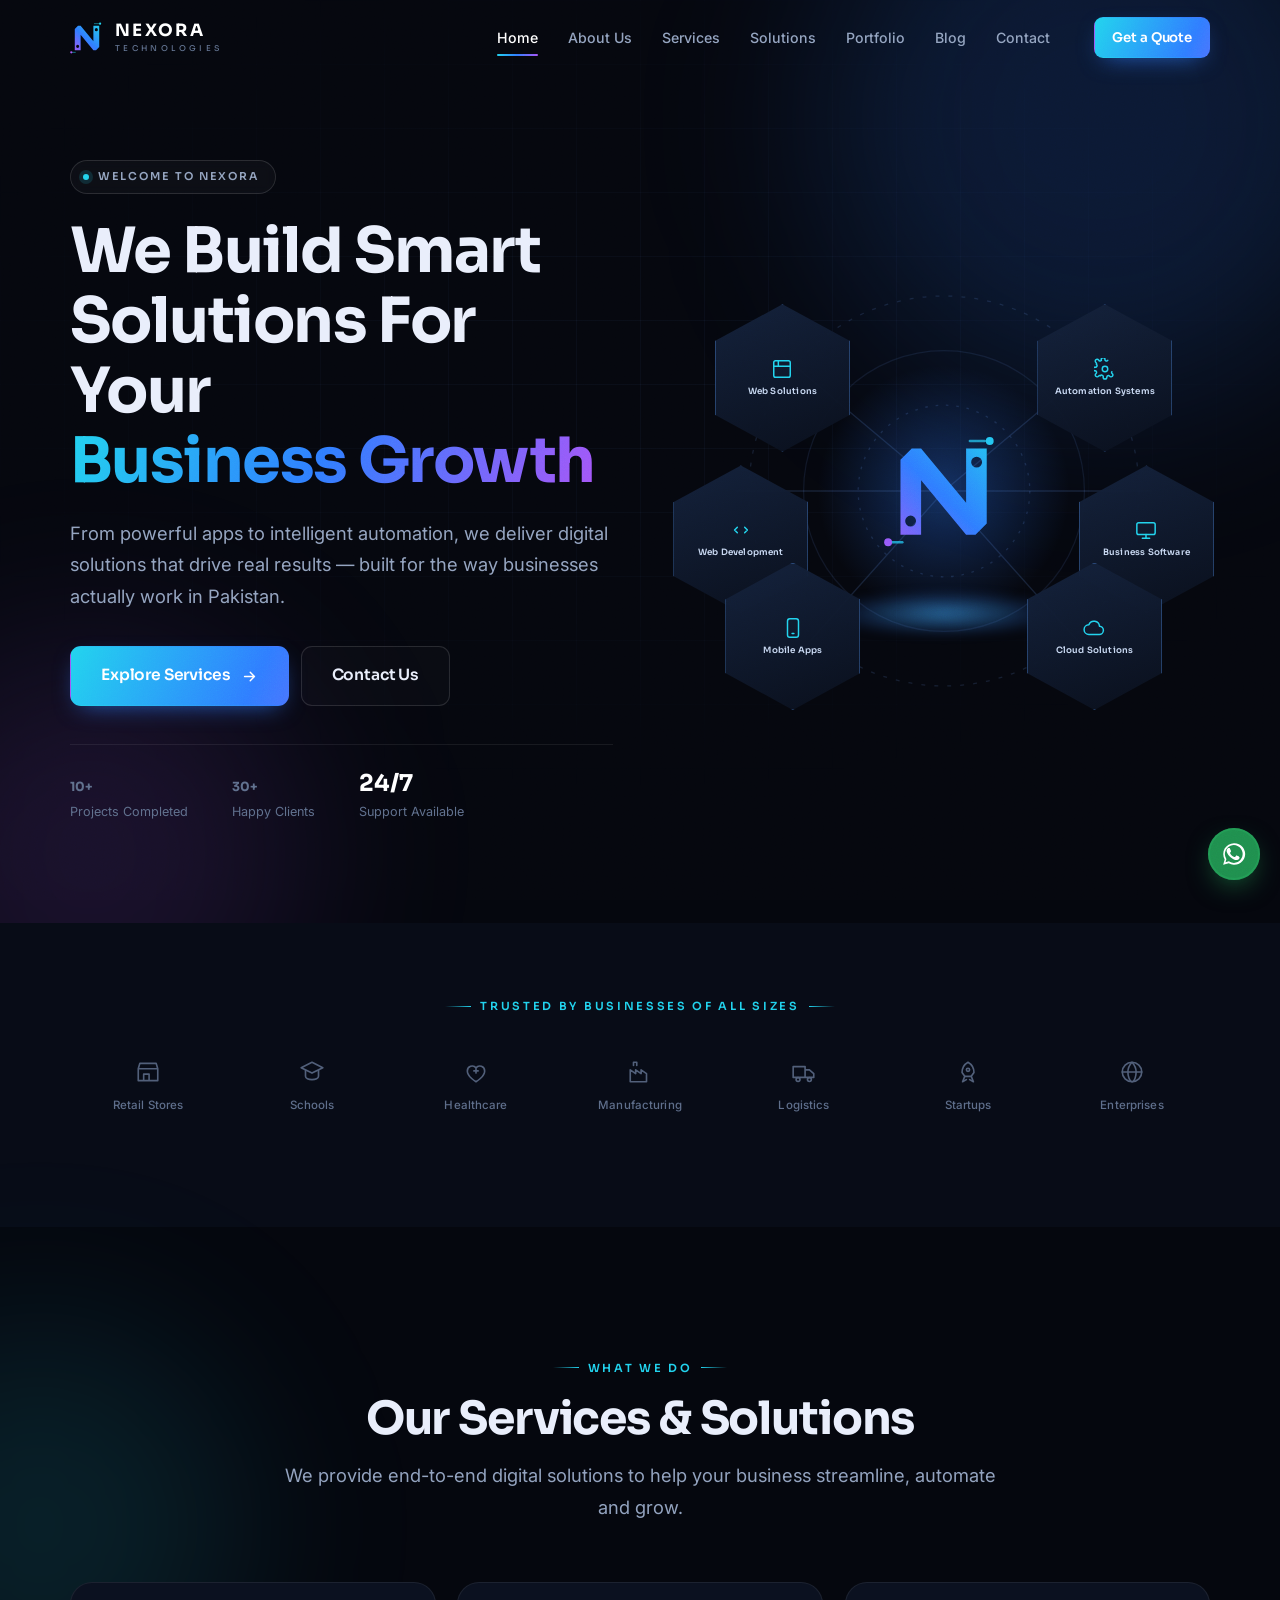
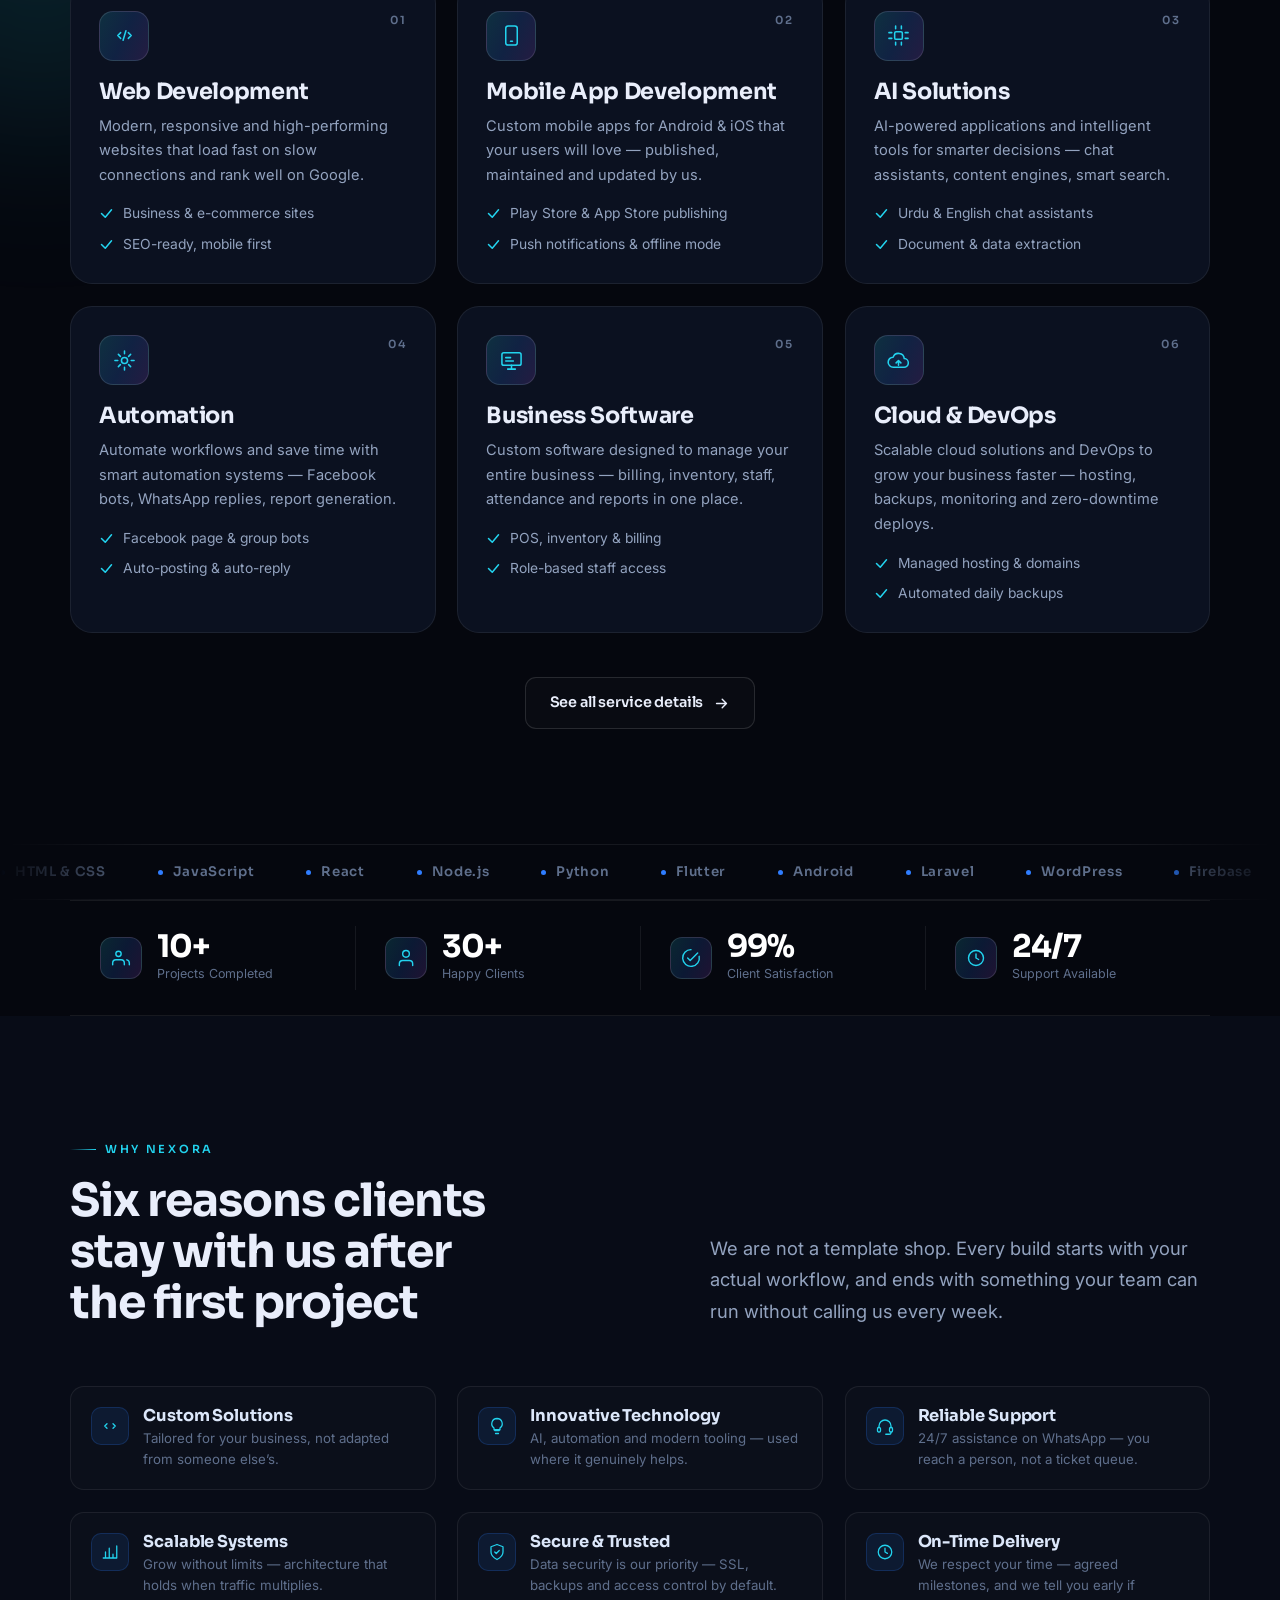
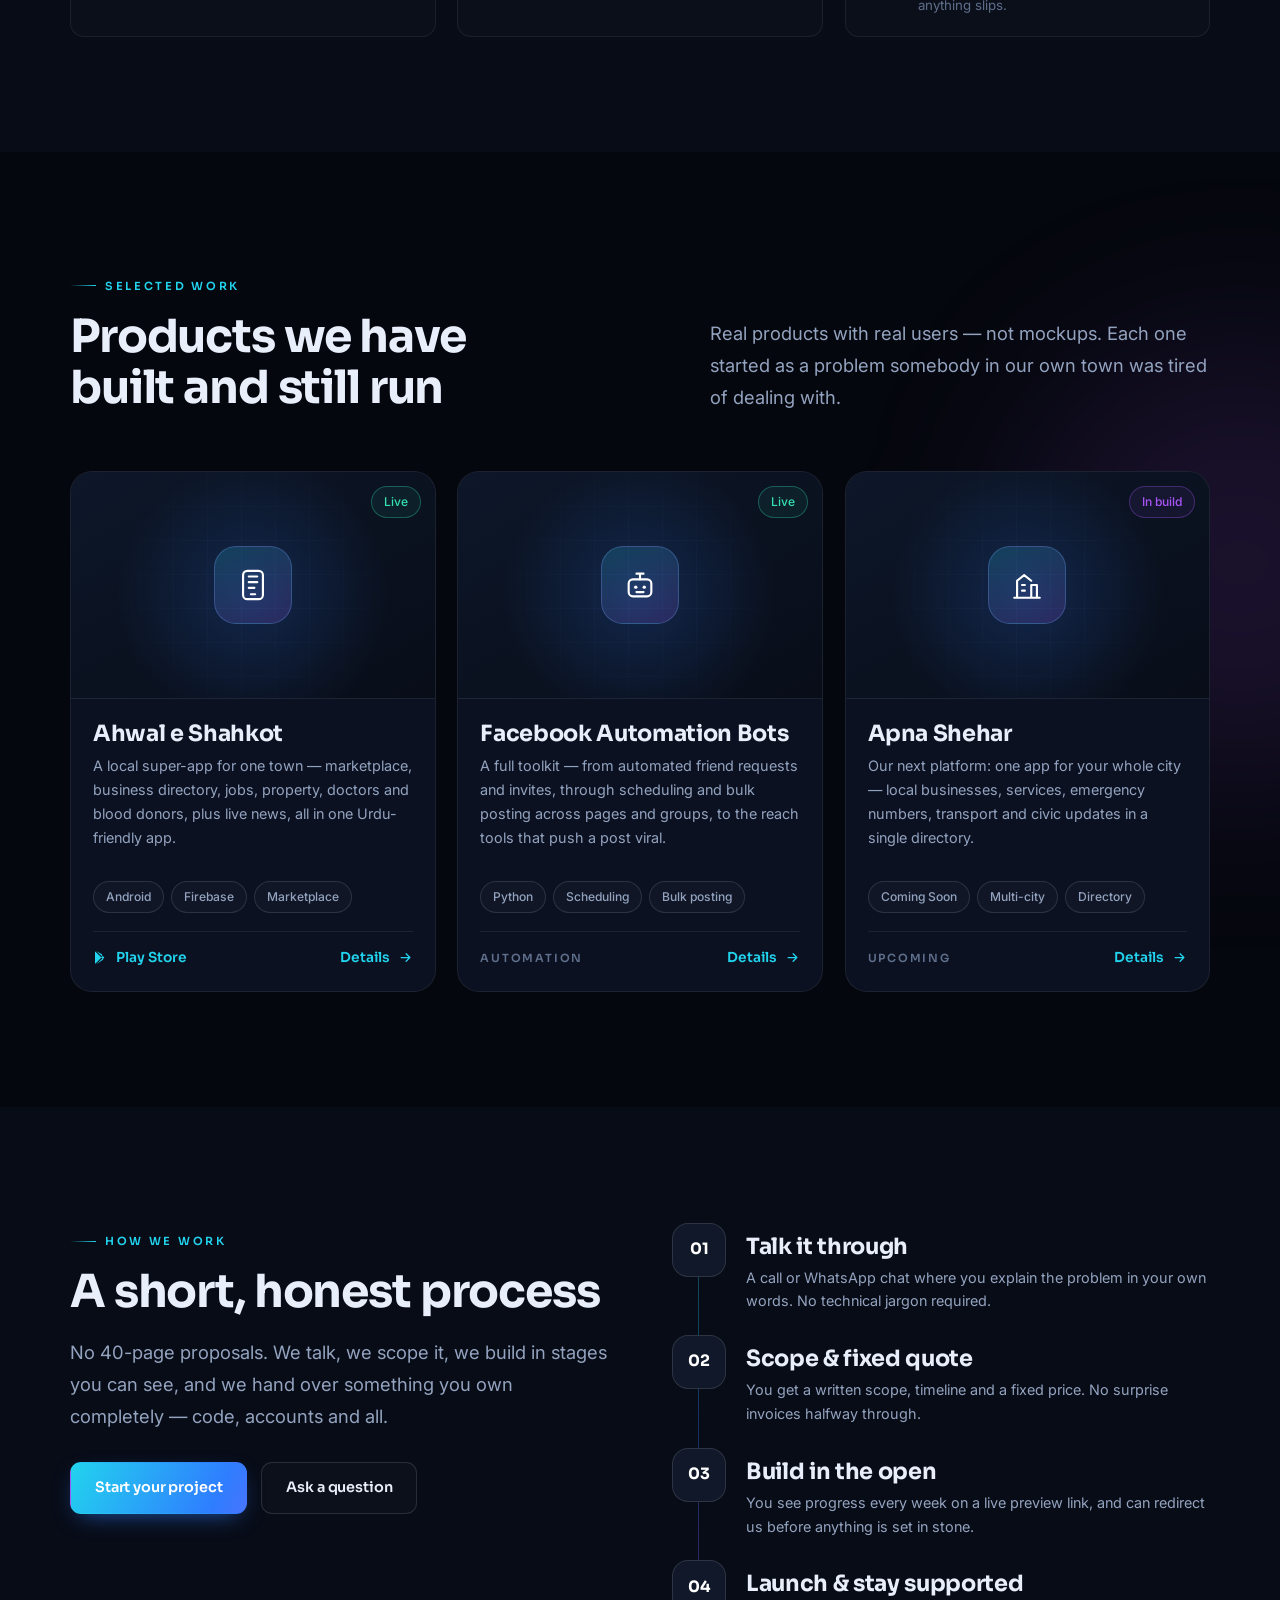
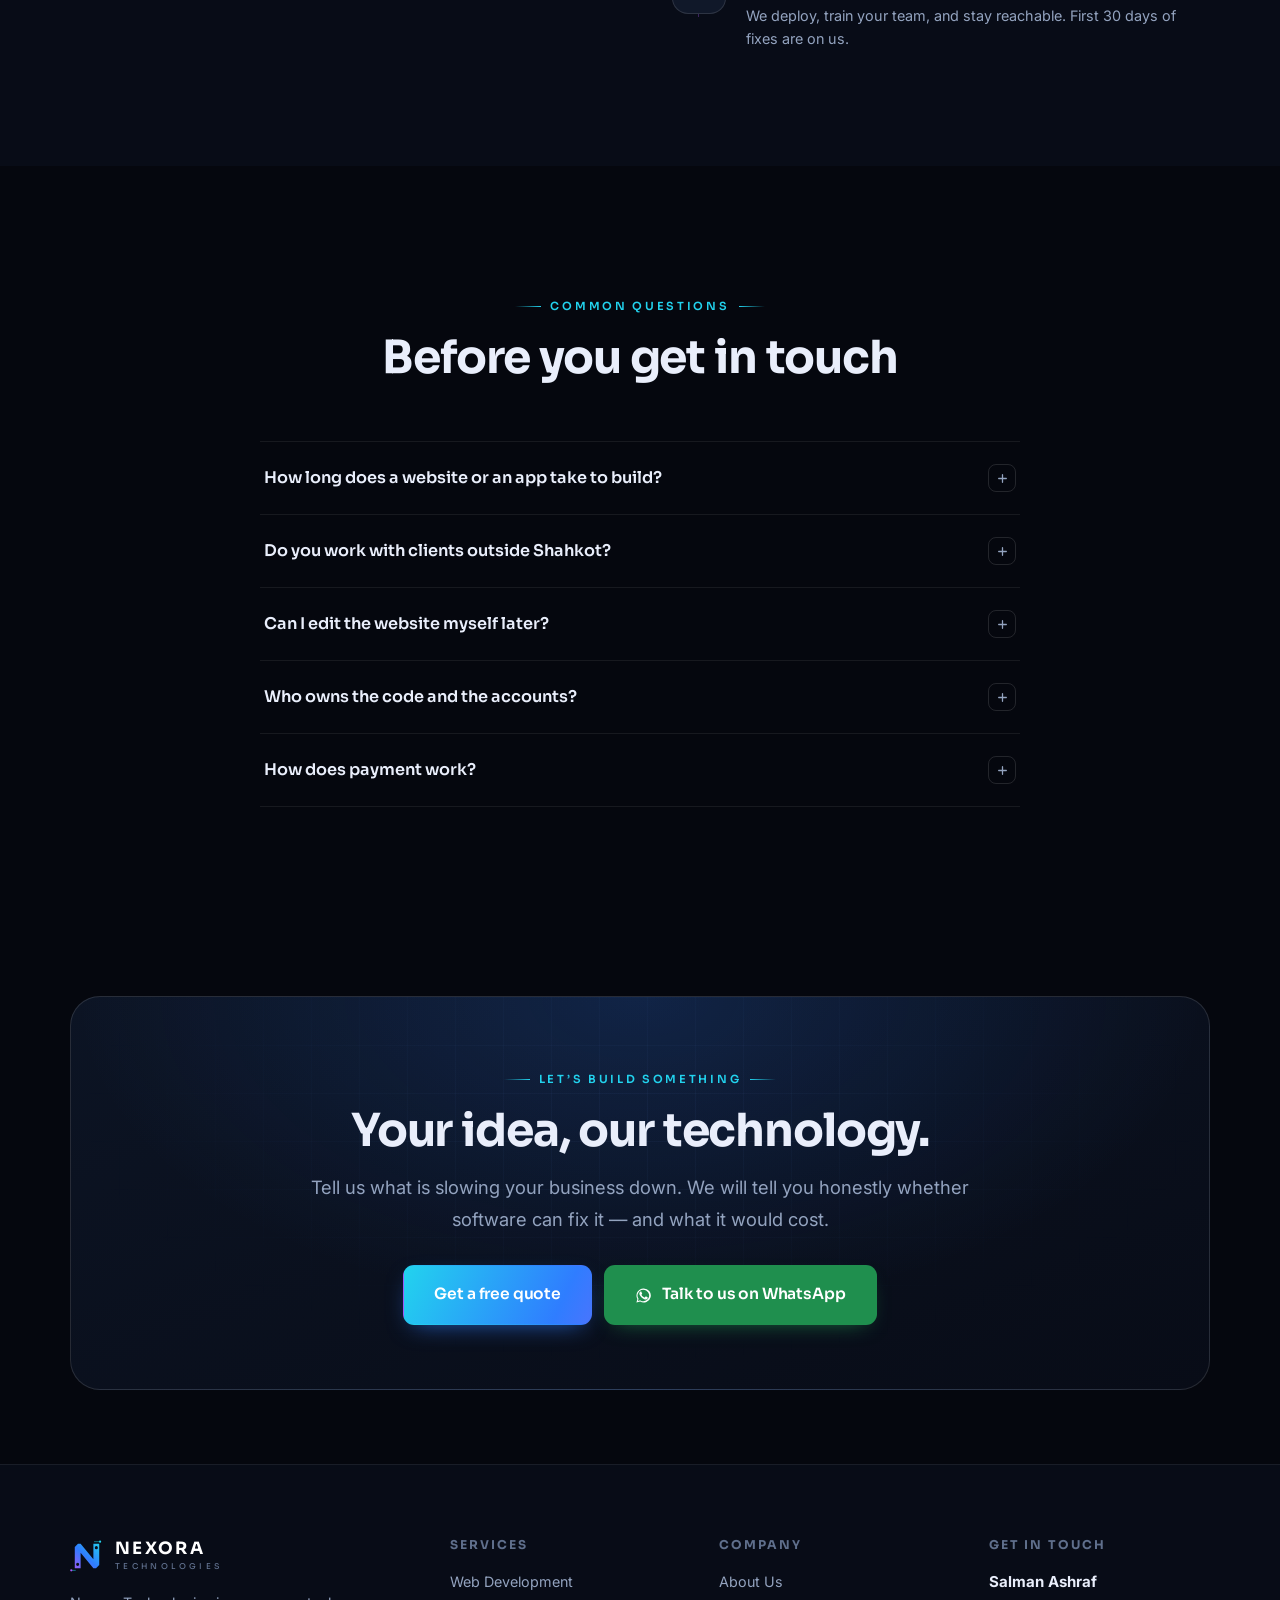
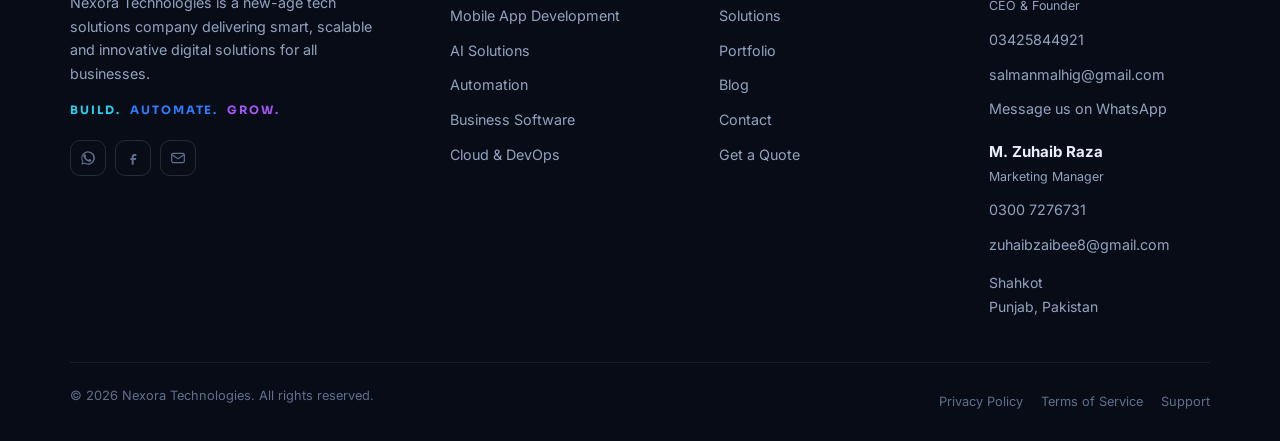
<file: index.html>
<!DOCTYPE html>
<html lang="en">
<head>
<meta charset="utf-8">
<meta name="viewport" content="width=device-width, initial-scale=1">
<title>Nexora Technologies — Web, Mobile Apps &amp; Automation for Growing Businesses</title>
<meta name="description" content="Nexora Technologies builds websites, mobile apps, AI tools and automation systems for businesses in Pakistan. Build. Automate. Grow.">
<meta name="theme-color" content="#05070e">
<link rel="icon" href="assets/img/favicon.svg" type="image/svg+xml">
<meta property="og:type" content="website">
<meta property="og:title" content="Nexora Technologies — Build. Automate. Grow.">
<meta property="og:description" content="Websites, mobile apps, AI tools and automation systems for growing businesses.">
<meta property="og:image" content="assets/img/og.jpg">
<meta name="twitter:card" content="summary_large_image">
<link rel="preconnect" href="https://fonts.googleapis.com">
<link rel="preconnect" href="https://fonts.gstatic.com" crossorigin>
<link href="https://fonts.googleapis.com/css2?family=Sora:wght@400;500;600;700;800&family=Inter:wght@400;500;600&display=swap" rel="stylesheet">
<link rel="stylesheet" href="assets/css/style.css">
<script type="application/ld+json">
{
  "@context":"https://schema.org",
  "@type":"ProfessionalService",
  "name":"Nexora Technologies",
  "description":"Web development, mobile apps, AI solutions and business automation.",
  
  "email":"salmanmalhig@gmail.com",
  "telephone":"+923425844921",
  "slogan":"Build. Automate. Grow.",
  "address":{"@type":"PostalAddress","addressLocality":"Shahkot","addressRegion":"Punjab","addressCountry":"PK"},
  "areaServed":"PK"
}
</script>
</head>
<body>
<a href="#main" class="skip-link">Skip to content</a>

<!-- ===== header ===== -->
<header class="hdr">
  <div class="hdr__in">
    <a href="index.html" class="brand" aria-label="Nexora Technologies, home">
      <img src="assets/img/logo.svg" alt="" class="brand__mark" width="34" height="34">
      <span class="brand__type">
        <span class="brand__name">NEXORA</span>
        <span class="brand__sub">TECHNOLOGIES</span>
      </span>
    </a>
    <nav class="nav" aria-label="Main">
      <a href="index.html" aria-current="page">Home</a>
      <a href="about.html">About Us</a>
      <a href="services.html">Services</a>
      <a href="solutions.html">Solutions</a>
      <a href="portfolio.html">Portfolio</a>
      <a href="blog.html">Blog</a>
      <a href="contact.html">Contact</a>
    </nav>
    <a href="quote.html" class="btn btn--primary btn--sm hdr__cta">Get a Quote</a>
    <button class="burger" type="button" aria-expanded="false" aria-controls="drawer" aria-label="Open menu"><span></span></button>
  </div>
</header>
<div class="drawer" id="drawer">
  <a href="index.html" aria-current="page">Home</a>
  <a href="about.html">About Us</a>
  <a href="services.html">Services</a>
  <a href="solutions.html">Solutions</a>
  <a href="portfolio.html">Portfolio</a>
  <a href="blog.html">Blog</a>
  <a href="contact.html">Contact</a>
  <a href="quote.html" class="btn btn--primary">Get a Quote</a>
</div>

<main id="main">

<!-- ===== hero ===== -->
<section class="hero">
  <div class="mesh"></div>
  <div class="glow glow--blue"   style="width:560px;height:560px;top:-160px;right:-100px"></div>
  <div class="glow glow--violet" style="width:420px;height:420px;bottom:-140px;left:-120px"></div>

  <div class="shell above">
    <div class="hero__grid">
      <div>
        <span class="tag" data-reveal><span class="dot"></span>Welcome to Nexora</span>
        <h1 data-reveal data-reveal-delay="80">We Build Smart<br>Solutions For Your<br><span class="grad-text">Business Growth</span></h1>
        <p class="lead" data-reveal data-reveal-delay="160">
          From powerful apps to intelligent automation, we deliver digital solutions that drive real
          results — built for the way businesses actually work in Pakistan.
        </p>
        <div class="hero__actions" data-reveal data-reveal-delay="240">
          <a href="services.html" class="btn btn--primary btn--lg">
            Explore Services
            <svg viewBox="0 0 24 24" fill="none" stroke="currentColor" stroke-width="2" stroke-linecap="round" stroke-linejoin="round"><path d="M5 12h14M13 6l6 6-6 6"/></svg>
          </a>
          <a href="contact.html" class="btn btn--ghost btn--lg">Contact Us</a>
        </div>

        <div class="hero__meta" data-reveal data-reveal-delay="320">
          <div><strong><span data-count="10" data-suffix="+">0</span></strong><span>Projects Completed</span></div>
          <div><strong><span data-count="30" data-suffix="+">0</span></strong><span>Happy Clients</span></div>
          <div><strong>24/7</strong><span>Support Available</span></div>
        </div>
      </div>

      <!-- orbital service diagram -->
      <div class="orbit" data-reveal data-reveal-delay="200" aria-hidden="true">
        <svg class="orbit__rings" viewBox="0 0 400 400" fill="none">
          <circle cx="200" cy="200" r="150" stroke="rgba(120,170,255,.14)" stroke-dasharray="3 7"/>
          <circle cx="200" cy="200" r="108" stroke="rgba(120,170,255,.10)"/>
          <circle cx="200" cy="200" r="66"  stroke="rgba(120,170,255,.16)" stroke-dasharray="2 6"/>
          <g stroke="rgba(120,170,255,.16)">
            <path d="M200 200 76 96M200 200l124-104M200 200 40 200M200 200h160M200 200 84 330M200 200l116 130"/>
          </g>
        </svg>

        <div class="orbit__disc"></div>
        <div class="orbit__core">
          <img src="assets/img/logo.svg" alt="" width="120" height="120">
        </div>

        <div class="hex hex--tl">
          <svg viewBox="0 0 24 24" fill="none" stroke="currentColor" stroke-width="1.6" stroke-linecap="round" stroke-linejoin="round"><rect x="3" y="3" width="18" height="18" rx="2"/><path d="M3 9h18M8 3v6"/></svg>
          <span>Web Solutions</span>
        </div>
        <div class="hex hex--tr">
          <svg viewBox="0 0 24 24" fill="none" stroke="currentColor" stroke-width="1.6" stroke-linecap="round" stroke-linejoin="round"><circle cx="12" cy="12" r="3"/><path d="M19.4 15a1.7 1.7 0 0 0 .3 1.9l.1.1a2 2 0 1 1-2.8 2.8l-.1-.1a1.7 1.7 0 0 0-2.9 1.2V21a2 2 0 1 1-4 0v-.1A1.7 1.7 0 0 0 7 19.4a1.7 1.7 0 0 0-1.9.3l-.1.1a2 2 0 1 1-2.8-2.8l.1-.1a1.7 1.7 0 0 0-1.2-2.9H1a2 2 0 1 1 0-4h.1A1.7 1.7 0 0 0 2.6 7a1.7 1.7 0 0 0-.3-1.9l-.1-.1a2 2 0 1 1 2.8-2.8l.1.1A1.7 1.7 0 0 0 8 2.6h.1A2 2 0 1 1 12 1v.1A1.7 1.7 0 0 0 15 2.6"/></svg>
          <span>Automation Systems</span>
        </div>
        <div class="hex hex--l">
          <svg viewBox="0 0 24 24" fill="none" stroke="currentColor" stroke-width="1.6" stroke-linecap="round" stroke-linejoin="round"><path d="m8 9-3 3 3 3M16 9l3 3-3 3"/></svg>
          <span>Web Development</span>
        </div>
        <div class="hex hex--r">
          <svg viewBox="0 0 24 24" fill="none" stroke="currentColor" stroke-width="1.6" stroke-linecap="round" stroke-linejoin="round"><rect x="2" y="4" width="20" height="13" rx="2"/><path d="M8 21h8M12 17v4"/></svg>
          <span>Business Software</span>
        </div>
        <div class="hex hex--bl">
          <svg viewBox="0 0 24 24" fill="none" stroke="currentColor" stroke-width="1.6" stroke-linecap="round" stroke-linejoin="round"><rect x="6" y="2" width="12" height="20" rx="2.5"/><path d="M11 18h2"/></svg>
          <span>Mobile Apps</span>
        </div>
        <div class="hex hex--br">
          <svg viewBox="0 0 24 24" fill="none" stroke="currentColor" stroke-width="1.6" stroke-linecap="round" stroke-linejoin="round"><path d="M17.5 19a4.5 4.5 0 0 0 .5-9 6 6 0 0 0-11.6-1.5A4 4 0 0 0 6.5 19z"/></svg>
          <span>Cloud Solutions</span>
        </div>
      </div>
    </div>
  </div>
</section>

<!-- ===== industries ===== -->
<section class="sec--tight sec--alt">
  <div class="shell">
    <p class="eyebrow eyebrow--center" style="display:flex;justify-content:center;margin-bottom:6px">Trusted by businesses of all sizes</p>
    <div class="strip">
      <a class="strip__item" href="solutions.html#retail">
        <svg viewBox="0 0 24 24" fill="none" stroke="currentColor" stroke-width="1.5" stroke-linecap="round" stroke-linejoin="round"><path d="M3 9 4.5 4h15L21 9M3 9v11h18V9M3 9h18M8 20v-6h5v6"/></svg>
        <span>Retail Stores</span>
      </a>
      <a class="strip__item" href="solutions.html#schools">
        <svg viewBox="0 0 24 24" fill="none" stroke="currentColor" stroke-width="1.5" stroke-linecap="round" stroke-linejoin="round"><path d="M12 3 2 8l10 5 10-5z"/><path d="M6 10.5V16c0 1.7 2.7 3 6 3s6-1.3 6-3v-5.5"/></svg>
        <span>Schools</span>
      </a>
      <a class="strip__item" href="solutions.html#healthcare">
        <svg viewBox="0 0 24 24" fill="none" stroke="currentColor" stroke-width="1.5" stroke-linecap="round" stroke-linejoin="round"><path d="M12 21s-8-4.7-8-10a4.5 4.5 0 0 1 8-2.8A4.5 4.5 0 0 1 20 11c0 5.3-8 10-8 10z"/><path d="M12 9v4M10 11h4"/></svg>
        <span>Healthcare</span>
      </a>
      <a class="strip__item" href="solutions.html#manufacturing">
        <svg viewBox="0 0 24 24" fill="none" stroke="currentColor" stroke-width="1.5" stroke-linecap="round" stroke-linejoin="round"><path d="M3 21V10l5 3.5V10l5 3.5V10l5 3.5V21z"/><path d="M6 6V3h3v3"/></svg>
        <span>Manufacturing</span>
      </a>
      <a class="strip__item" href="solutions.html#logistics">
        <svg viewBox="0 0 24 24" fill="none" stroke="currentColor" stroke-width="1.5" stroke-linecap="round" stroke-linejoin="round"><path d="M2 7h11v10H2zM13 10h4l4 3.5V17h-8z"/><circle cx="6.5" cy="19" r="1.8"/><circle cx="17" cy="19" r="1.8"/></svg>
        <span>Logistics</span>
      </a>
      <a class="strip__item" href="solutions.html#startups">
        <svg viewBox="0 0 24 24" fill="none" stroke="currentColor" stroke-width="1.5" stroke-linecap="round" stroke-linejoin="round"><path d="M12 3c3.5 2 5.5 5.5 5.5 9.5L15 16H9l-2.5-3.5C6.5 8.5 8.5 5 12 3z"/><path d="M9 16l-2 5 3.5-2M15 16l2 5-3.5-2"/><circle cx="12" cy="10" r="1.5"/></svg>
        <span>Startups</span>
      </a>
      <a class="strip__item" href="solutions.html#enterprise">
        <svg viewBox="0 0 24 24" fill="none" stroke="currentColor" stroke-width="1.5" stroke-linecap="round" stroke-linejoin="round"><circle cx="12" cy="12" r="9"/><path d="M3 12h18M12 3c2.5 2.7 3.8 5.8 3.8 9S14.5 21.3 12 21c-2.5-.3-3.8-5.8-3.8-9S9.5 5.7 12 3z"/></svg>
        <span>Enterprises</span>
      </a>
    </div>
  </div>
</section>

<!-- ===== services ===== -->
<section class="sec" id="services">
  <div class="glow glow--cyan" style="width:400px;height:400px;top:8%;left:-160px"></div>
  <div class="shell above">
    <div class="sec-head sec-head--center" data-reveal>
      <p class="eyebrow eyebrow--center">What we do</p>
      <h2>Our Services &amp; Solutions</h2>
      <p class="lead">
        We provide end-to-end digital solutions to help your business streamline, automate and grow.
      </p>
    </div>

    <div class="grid g-3">
      <article class="card card--svc" data-reveal>
        <div class="card__top">
          <div class="card__ico">
            <svg viewBox="0 0 24 24" fill="none" stroke="currentColor" stroke-width="1.6" stroke-linecap="round" stroke-linejoin="round"><path d="m8 9-3 3 3 3M16 9l3 3-3 3M13.5 7l-3 10"/></svg>
          </div>
          <span class="idx">01</span>
        </div>
        <h3>Web Development</h3>
        <p>Modern, responsive and high-performing websites that load fast on slow connections and rank well on Google.</p>
        <ul class="flist">
          <li><svg viewBox="0 0 24 24" fill="none" stroke="currentColor" stroke-width="2.4" stroke-linecap="round" stroke-linejoin="round"><path d="m4 12 6 6L20 6"/></svg>Business &amp; e-commerce sites</li>
          <li><svg viewBox="0 0 24 24" fill="none" stroke="currentColor" stroke-width="2.4" stroke-linecap="round" stroke-linejoin="round"><path d="m4 12 6 6L20 6"/></svg>SEO-ready, mobile first</li>
        </ul>
      </article>

      <article class="card card--svc" data-reveal data-reveal-delay="70">
        <div class="card__top">
          <div class="card__ico">
            <svg viewBox="0 0 24 24" fill="none" stroke="currentColor" stroke-width="1.6" stroke-linecap="round" stroke-linejoin="round"><rect x="6" y="2" width="12" height="20" rx="2.5"/><path d="M11 18h2"/></svg>
          </div>
          <span class="idx">02</span>
        </div>
        <h3>Mobile App Development</h3>
        <p>Custom mobile apps for Android &amp; iOS that your users will love — published, maintained and updated by us.</p>
        <ul class="flist">
          <li><svg viewBox="0 0 24 24" fill="none" stroke="currentColor" stroke-width="2.4" stroke-linecap="round" stroke-linejoin="round"><path d="m4 12 6 6L20 6"/></svg>Play Store &amp; App Store publishing</li>
          <li><svg viewBox="0 0 24 24" fill="none" stroke="currentColor" stroke-width="2.4" stroke-linecap="round" stroke-linejoin="round"><path d="m4 12 6 6L20 6"/></svg>Push notifications &amp; offline mode</li>
        </ul>
      </article>

      <article class="card card--svc" data-reveal data-reveal-delay="140">
        <div class="card__top">
          <div class="card__ico">
            <svg viewBox="0 0 24 24" fill="none" stroke="currentColor" stroke-width="1.6" stroke-linecap="round" stroke-linejoin="round"><rect x="8" y="8" width="8" height="8" rx="1.5"/><path d="M9 2v3M15 2v3M9 19v3M15 19v3M2 9h3M2 15h3M19 9h3M19 15h3"/></svg>
          </div>
          <span class="idx">03</span>
        </div>
        <h3>AI Solutions</h3>
        <p>AI-powered applications and intelligent tools for smarter decisions — chat assistants, content engines, smart search.</p>
        <ul class="flist">
          <li><svg viewBox="0 0 24 24" fill="none" stroke="currentColor" stroke-width="2.4" stroke-linecap="round" stroke-linejoin="round"><path d="m4 12 6 6L20 6"/></svg>Urdu &amp; English chat assistants</li>
          <li><svg viewBox="0 0 24 24" fill="none" stroke="currentColor" stroke-width="2.4" stroke-linecap="round" stroke-linejoin="round"><path d="m4 12 6 6L20 6"/></svg>Document &amp; data extraction</li>
        </ul>
      </article>

      <article class="card card--svc" data-reveal>
        <div class="card__top">
          <div class="card__ico">
            <svg viewBox="0 0 24 24" fill="none" stroke="currentColor" stroke-width="1.6" stroke-linecap="round" stroke-linejoin="round"><circle cx="12" cy="12" r="3.2"/><path d="M12 2v3M12 19v3M22 12h-3M5 12H2M18.4 5.6l-2.1 2.1M7.7 16.3l-2.1 2.1M18.4 18.4l-2.1-2.1M7.7 7.7 5.6 5.6"/></svg>
          </div>
          <span class="idx">04</span>
        </div>
        <h3>Automation</h3>
        <p>Automate workflows and save time with smart automation systems — Facebook bots, WhatsApp replies, report generation.</p>
        <ul class="flist">
          <li><svg viewBox="0 0 24 24" fill="none" stroke="currentColor" stroke-width="2.4" stroke-linecap="round" stroke-linejoin="round"><path d="m4 12 6 6L20 6"/></svg>Facebook page &amp; group bots</li>
          <li><svg viewBox="0 0 24 24" fill="none" stroke="currentColor" stroke-width="2.4" stroke-linecap="round" stroke-linejoin="round"><path d="m4 12 6 6L20 6"/></svg>Auto-posting &amp; auto-reply</li>
        </ul>
      </article>

      <article class="card card--svc" data-reveal data-reveal-delay="70">
        <div class="card__top">
          <div class="card__ico">
            <svg viewBox="0 0 24 24" fill="none" stroke="currentColor" stroke-width="1.6" stroke-linecap="round" stroke-linejoin="round"><rect x="2" y="4" width="20" height="13" rx="2"/><path d="M8 21h8M12 17v4M6 9h5M6 12.5h8"/></svg>
          </div>
          <span class="idx">05</span>
        </div>
        <h3>Business Software</h3>
        <p>Custom software designed to manage your entire business — billing, inventory, staff, attendance and reports in one place.</p>
        <ul class="flist">
          <li><svg viewBox="0 0 24 24" fill="none" stroke="currentColor" stroke-width="2.4" stroke-linecap="round" stroke-linejoin="round"><path d="m4 12 6 6L20 6"/></svg>POS, inventory &amp; billing</li>
          <li><svg viewBox="0 0 24 24" fill="none" stroke="currentColor" stroke-width="2.4" stroke-linecap="round" stroke-linejoin="round"><path d="m4 12 6 6L20 6"/></svg>Role-based staff access</li>
        </ul>
      </article>

      <article class="card card--svc" data-reveal data-reveal-delay="140">
        <div class="card__top">
          <div class="card__ico">
            <svg viewBox="0 0 24 24" fill="none" stroke="currentColor" stroke-width="1.6" stroke-linecap="round" stroke-linejoin="round"><path d="M17.5 19a4.5 4.5 0 0 0 .5-9 6 6 0 0 0-11.6-1.5A4 4 0 0 0 6.5 19z"/><path d="M12 12v5M9.5 14.5 12 12l2.5 2.5"/></svg>
          </div>
          <span class="idx">06</span>
        </div>
        <h3>Cloud &amp; DevOps</h3>
        <p>Scalable cloud solutions and DevOps to grow your business faster — hosting, backups, monitoring and zero-downtime deploys.</p>
        <ul class="flist">
          <li><svg viewBox="0 0 24 24" fill="none" stroke="currentColor" stroke-width="2.4" stroke-linecap="round" stroke-linejoin="round"><path d="m4 12 6 6L20 6"/></svg>Managed hosting &amp; domains</li>
          <li><svg viewBox="0 0 24 24" fill="none" stroke="currentColor" stroke-width="2.4" stroke-linecap="round" stroke-linejoin="round"><path d="m4 12 6 6L20 6"/></svg>Automated daily backups</li>
        </ul>
      </article>
    </div>

    <div class="row mt-4" style="justify-content:center">
      <a href="services.html" class="btn btn--ghost">
        See all service details
        <svg viewBox="0 0 24 24" fill="none" stroke="currentColor" stroke-width="2" stroke-linecap="round" stroke-linejoin="round"><path d="M5 12h14M13 6l6 6-6 6"/></svg>
      </a>
    </div>
  </div>
</section>

<!-- ===== capability marquee ===== -->
<div class="marq" aria-hidden="true">
  <div class="marq__track">
    <span class="marq__item">HTML &amp; CSS</span><span class="marq__item">JavaScript</span><span class="marq__item">React</span>
    <span class="marq__item">Node.js</span><span class="marq__item">Python</span><span class="marq__item">Flutter</span>
    <span class="marq__item">Android</span><span class="marq__item">Laravel</span><span class="marq__item">WordPress</span>
    <span class="marq__item">Firebase</span><span class="marq__item">MySQL</span><span class="marq__item">Meta Graph API</span>
    <span class="marq__item">OpenAI &amp; Claude</span><span class="marq__item">Docker</span>
    <span class="marq__item">HTML &amp; CSS</span><span class="marq__item">JavaScript</span><span class="marq__item">React</span>
    <span class="marq__item">Node.js</span><span class="marq__item">Python</span><span class="marq__item">Flutter</span>
    <span class="marq__item">Android</span><span class="marq__item">Laravel</span><span class="marq__item">WordPress</span>
    <span class="marq__item">Firebase</span><span class="marq__item">MySQL</span><span class="marq__item">Meta Graph API</span>
    <span class="marq__item">OpenAI &amp; Claude</span><span class="marq__item">Docker</span>
  </div>
</div>

<!-- ===== stats ===== -->
<section>
  <div class="shell">
    <div class="stats">
      <div class="stat">
        <div class="stat__ico"><svg viewBox="0 0 24 24" fill="none" stroke="currentColor" stroke-width="1.7" stroke-linecap="round" stroke-linejoin="round"><path d="M16 20v-2a4 4 0 0 0-4-4H6a4 4 0 0 0-4 4v2"/><circle cx="9" cy="7" r="3.2"/><path d="M22 20v-2a4 4 0 0 0-3-3.8"/></svg></div>
        <div><div class="stat__n"><span data-count="10" data-suffix="+">0</span></div><div class="stat__l">Projects Completed</div></div>
      </div>
      <div class="stat">
        <div class="stat__ico"><svg viewBox="0 0 24 24" fill="none" stroke="currentColor" stroke-width="1.7" stroke-linecap="round" stroke-linejoin="round"><path d="M20 21v-2a4 4 0 0 0-4-4H8a4 4 0 0 0-4 4v2"/><circle cx="12" cy="7" r="4"/></svg></div>
        <div><div class="stat__n"><span data-count="30" data-suffix="+">0</span></div><div class="stat__l">Happy Clients</div></div>
      </div>
      <div class="stat">
        <div class="stat__ico"><svg viewBox="0 0 24 24" fill="none" stroke="currentColor" stroke-width="1.7" stroke-linecap="round" stroke-linejoin="round"><path d="M21.8 10A10 10 0 1 1 12 2"/><path d="m8 12 3 3 9-9"/></svg></div>
        <div><div class="stat__n"><span data-count="99" data-suffix="%">0</span></div><div class="stat__l">Client Satisfaction</div></div>
      </div>
      <div class="stat">
        <div class="stat__ico"><svg viewBox="0 0 24 24" fill="none" stroke="currentColor" stroke-width="1.7" stroke-linecap="round" stroke-linejoin="round"><circle cx="12" cy="12" r="9"/><path d="M12 7v5l3.2 1.8"/></svg></div>
        <div><div class="stat__n">24/7</div><div class="stat__l">Support Available</div></div>
      </div>
    </div>
  </div>
</section>

<!-- ===== why nexora ===== -->
<section class="sec sec--alt">
  <div class="shell">
    <div class="sec-head sec-head--split" data-reveal>
      <div>
        <p class="eyebrow">Why Nexora</p>
        <h2>Six reasons clients stay with us after the first project</h2>
      </div>
      <p class="lead">
        We are not a template shop. Every build starts with your actual workflow, and ends with
        something your team can run without calling us every week.
      </p>
    </div>

    <div class="grid g-3">
      <div class="tile" data-reveal>
        <div class="tile__ico"><svg viewBox="0 0 24 24" fill="none" stroke="currentColor" stroke-width="1.7" stroke-linecap="round" stroke-linejoin="round"><path d="m8 9-3 3 3 3M16 9l3 3-3 3"/></svg></div>
        <div><h4>Custom Solutions</h4><p>Tailored for your business, not adapted from someone else&rsquo;s.</p></div>
      </div>
      <div class="tile" data-reveal data-reveal-delay="60">
        <div class="tile__ico"><svg viewBox="0 0 24 24" fill="none" stroke="currentColor" stroke-width="1.7" stroke-linecap="round" stroke-linejoin="round"><path d="M9 18h6M10 22h4M12 2a7 7 0 0 0-4 12.7V17h8v-2.3A7 7 0 0 0 12 2z"/></svg></div>
        <div><h4>Innovative Technology</h4><p>AI, automation and modern tooling — used where it genuinely helps.</p></div>
      </div>
      <div class="tile" data-reveal data-reveal-delay="120">
        <div class="tile__ico"><svg viewBox="0 0 24 24" fill="none" stroke="currentColor" stroke-width="1.7" stroke-linecap="round" stroke-linejoin="round"><path d="M4 14v-2a8 8 0 0 1 16 0v2"/><rect x="2" y="14" width="4" height="6" rx="1.6"/><rect x="18" y="14" width="4" height="6" rx="1.6"/><path d="M20 20v.5a2.5 2.5 0 0 1-2.5 2.5H13"/></svg></div>
        <div><h4>Reliable Support</h4><p>24/7 assistance on WhatsApp — you reach a person, not a ticket queue.</p></div>
      </div>
      <div class="tile" data-reveal>
        <div class="tile__ico"><svg viewBox="0 0 24 24" fill="none" stroke="currentColor" stroke-width="1.7" stroke-linecap="round" stroke-linejoin="round"><path d="M3 20h18M6 20V12M11 20V7M16 20v-5M21 20V4"/></svg></div>
        <div><h4>Scalable Systems</h4><p>Grow without limits — architecture that holds when traffic multiplies.</p></div>
      </div>
      <div class="tile" data-reveal data-reveal-delay="60">
        <div class="tile__ico"><svg viewBox="0 0 24 24" fill="none" stroke="currentColor" stroke-width="1.7" stroke-linecap="round" stroke-linejoin="round"><path d="M12 22s8-4 8-10V5l-8-3-8 3v7c0 6 8 10 8 10z"/><path d="m9 12 2 2 4-4"/></svg></div>
        <div><h4>Secure &amp; Trusted</h4><p>Data security is our priority — SSL, backups and access control by default.</p></div>
      </div>
      <div class="tile" data-reveal data-reveal-delay="120">
        <div class="tile__ico"><svg viewBox="0 0 24 24" fill="none" stroke="currentColor" stroke-width="1.7" stroke-linecap="round" stroke-linejoin="round"><circle cx="12" cy="12" r="9"/><path d="M12 7v5l3.2 1.8"/></svg></div>
        <div><h4>On-Time Delivery</h4><p>We respect your time — agreed milestones, and we tell you early if anything slips.</p></div>
      </div>
    </div>
  </div>
</section>

<!-- ===== featured work ===== -->
<section class="sec">
  <div class="glow glow--violet" style="width:440px;height:440px;top:20%;right:-180px"></div>
  <div class="shell above">
    <div class="sec-head sec-head--split" data-reveal>
      <div>
        <p class="eyebrow">Selected work</p>
        <h2>Products we have built and still run</h2>
      </div>
      <p class="lead">
        Real products with real users — not mockups. Each one started as a problem
        somebody in our own town was tired of dealing with.
      </p>
    </div>

    <div class="grid g-3">
      <article class="proj" data-reveal>
        <span class="chip chip--live proj__badge">Live</span>
        <div class="proj__vis">
          <div class="proj__glyph">
            <svg viewBox="0 0 24 24" fill="none" stroke="currentColor" stroke-width="1.5" stroke-linecap="round" stroke-linejoin="round"><rect x="5" y="2" width="14" height="20" rx="3"/><path d="M9 6h6M9 10h6M9 14h4"/><path d="M10.5 18.5h3"/></svg>
          </div>
        </div>
        <div class="proj__body">
          <h3>Ahwal e Shahkot</h3>
          <p>A local super-app for one town — marketplace, business directory, jobs, property, doctors and blood donors, plus live news, all in one Urdu-friendly app.</p>
          <div class="chips proj__tags">
            <span class="chip">Android</span><span class="chip">Firebase</span><span class="chip">Marketplace</span>
          </div>
          <div class="proj__foot">
            <a href="https://play.google.com/store/apps/details?id=com.salman39.shahkotapp" target="_blank" rel="noopener" class="tlink">
              <svg viewBox="0 0 24 24" fill="currentColor" aria-hidden="true"><path d="M3.6 2.2a1 1 0 0 0-.4.8v18a1 1 0 0 0 .4.8l10-9.8zM15 10.6 5.2 1.4l9.1 5.2zM17.9 12.3l-2.2 2.2-2.5-2.5 2.5-2.4 2.2 2.1a1 1 0 0 1 0 .6zM5.2 22.6l9.8-9.2 1.6 1.6z"/></svg>
              Play Store
            </a>
            <a href="portfolio.html#ahwal-e-shahkot" class="tlink">Details
              <svg viewBox="0 0 24 24" fill="none" stroke="currentColor" stroke-width="2" stroke-linecap="round" stroke-linejoin="round"><path d="M5 12h14M13 6l6 6-6 6"/></svg>
            </a>
          </div>
        </div>
      </article>

      <article class="proj" data-reveal data-reveal-delay="80">
        <span class="chip chip--live proj__badge">Live</span>
        <div class="proj__vis">
          <div class="proj__glyph">
            <svg viewBox="0 0 24 24" fill="none" stroke="currentColor" stroke-width="1.5" stroke-linecap="round" stroke-linejoin="round"><rect x="4" y="8" width="16" height="12" rx="3"/><path d="M12 8V4M9.5 4h5"/><circle cx="9" cy="13.5" r="1.2" fill="currentColor" stroke="none"/><circle cx="15" cy="13.5" r="1.2" fill="currentColor" stroke="none"/><path d="M9.5 17h5"/></svg>
          </div>
        </div>
        <div class="proj__body">
          <h3>Facebook Automation Bots</h3>
          <p>A full toolkit — from automated friend requests and invites, through scheduling and bulk posting across pages and groups, to the reach tools that push a post viral.</p>
          <div class="chips proj__tags">
            <span class="chip">Python</span><span class="chip">Scheduling</span><span class="chip">Bulk posting</span>
          </div>
          <div class="proj__foot">
            <span class="idx">AUTOMATION</span>
            <a href="portfolio.html#facebook-bots" class="tlink">Details
              <svg viewBox="0 0 24 24" fill="none" stroke="currentColor" stroke-width="2" stroke-linecap="round" stroke-linejoin="round"><path d="M5 12h14M13 6l6 6-6 6"/></svg>
            </a>
          </div>
        </div>
      </article>

      <article class="proj" data-reveal data-reveal-delay="160">
        <span class="chip chip--soon proj__badge">In build</span>
        <div class="proj__vis">
          <div class="proj__glyph">
            <svg viewBox="0 0 24 24" fill="none" stroke="currentColor" stroke-width="1.5" stroke-linecap="round" stroke-linejoin="round"><path d="M3 21h18M5 21V9l5-4 5 4M15 21V12h4v9"/><path d="M8.5 12h2M8.5 16h2"/></svg>
          </div>
        </div>
        <div class="proj__body">
          <h3>Apna Shehar</h3>
          <p>Our next platform: one app for your whole city — local businesses, services, emergency numbers, transport and civic updates in a single directory.</p>
          <div class="chips proj__tags">
            <span class="chip">Coming Soon</span><span class="chip">Multi-city</span><span class="chip">Directory</span>
          </div>
          <div class="proj__foot">
            <span class="idx">UPCOMING</span>
            <a href="portfolio.html#apna-shehar" class="tlink">Details
              <svg viewBox="0 0 24 24" fill="none" stroke="currentColor" stroke-width="2" stroke-linecap="round" stroke-linejoin="round"><path d="M5 12h14M13 6l6 6-6 6"/></svg>
            </a>
          </div>
        </div>
      </article>
    </div>
  </div>
</section>

<!-- ===== process ===== -->
<section class="sec sec--alt">
  <div class="shell">
    <div class="grid g-2" style="gap:clamp(34px,5vw,70px);align-items:start">
      <div data-reveal>
        <p class="eyebrow">How we work</p>
        <h2>A short, honest process</h2>
        <p class="lead mt-2">
          No 40-page proposals. We talk, we scope it, we build in stages you can see,
          and we hand over something you own completely — code, accounts and all.
        </p>
        <div class="row mt-3">
          <a href="quote.html" class="btn btn--primary">Start your project</a>
          <a href="contact.html" class="btn btn--ghost">Ask a question</a>
        </div>
      </div>

      <div class="steps" data-reveal data-reveal-delay="100">
        <div class="step">
          <div class="step__n">01</div>
          <div><h3>Talk it through</h3><p>A call or WhatsApp chat where you explain the problem in your own words. No technical jargon required.</p></div>
        </div>
        <div class="step">
          <div class="step__n">02</div>
          <div><h3>Scope &amp; fixed quote</h3><p>You get a written scope, timeline and a fixed price. No surprise invoices halfway through.</p></div>
        </div>
        <div class="step">
          <div class="step__n">03</div>
          <div><h3>Build in the open</h3><p>You see progress every week on a live preview link, and can redirect us before anything is set in stone.</p></div>
        </div>
        <div class="step">
          <div class="step__n">04</div>
          <div><h3>Launch &amp; stay supported</h3><p>We deploy, train your team, and stay reachable. First 30 days of fixes are on us.</p></div>
        </div>
      </div>
    </div>
  </div>
</section>

<!-- ===== faq ===== -->
<section class="sec">
  <div class="shell shell--narrow">
    <div class="sec-head sec-head--center" data-reveal>
      <p class="eyebrow eyebrow--center">Common questions</p>
      <h2>Before you get in touch</h2>
    </div>

    <div class="acc" data-reveal>
      <div class="acc__item">
        <button class="acc__btn" type="button" aria-expanded="false">
          How long does a website or an app take to build?
          <span class="acc__sign"><svg viewBox="0 0 24 24" fill="none" stroke="currentColor" stroke-width="2.4" stroke-linecap="round"><path d="M12 5v14M5 12h14"/></svg></span>
        </button>
        <div class="acc__panel"><div><p>A standard business website takes 7&ndash;14 days. A mobile app or custom business software usually runs 4&ndash;8 weeks depending on features. We give you an exact date in the written scope before any work starts.</p></div></div>
      </div>
      <div class="acc__item">
        <button class="acc__btn" type="button" aria-expanded="false">
          Do you work with clients outside Shahkot?
          <span class="acc__sign"><svg viewBox="0 0 24 24" fill="none" stroke="currentColor" stroke-width="2.4" stroke-linecap="round"><path d="M12 5v14M5 12h14"/></svg></span>
        </button>
        <div class="acc__panel"><div><p>Yes. Most of our work is delivered remotely over WhatsApp, calls and screen shares — we have clients across Punjab and outside Pakistan. Meeting in person is optional, never required.</p></div></div>
      </div>
      <div class="acc__item">
        <button class="acc__btn" type="button" aria-expanded="false">
          Can I edit the website myself later?
          <span class="acc__sign"><svg viewBox="0 0 24 24" fill="none" stroke="currentColor" stroke-width="2.4" stroke-linecap="round"><path d="M12 5v14M5 12h14"/></svg></span>
        </button>
        <div class="acc__panel"><div><p>Yes. We hand over an admin panel where you can change text, images, prices and posts yourself. We also record a short screen-share walkthrough in Urdu so your team can follow along.</p></div></div>
      </div>
      <div class="acc__item">
        <button class="acc__btn" type="button" aria-expanded="false">
          Who owns the code and the accounts?
          <span class="acc__sign"><svg viewBox="0 0 24 24" fill="none" stroke="currentColor" stroke-width="2.4" stroke-linecap="round"><path d="M12 5v14M5 12h14"/></svg></span>
        </button>
        <div class="acc__panel"><div><p>You do — completely. Domain, hosting, Play Store listing, source code and database are registered in your name and handed over at launch. We keep access only while you want us maintaining it.</p></div></div>
      </div>
      <div class="acc__item">
        <button class="acc__btn" type="button" aria-expanded="false">
          How does payment work?
          <span class="acc__sign"><svg viewBox="0 0 24 24" fill="none" stroke="currentColor" stroke-width="2.4" stroke-linecap="round"><path d="M12 5v14M5 12h14"/></svg></span>
        </button>
        <div class="acc__panel"><div><p>Usually 40% to start, 40% at the review milestone and 20% on launch. Bank transfer, Easypaisa and JazzCash all work. For long projects we can split it into monthly instalments.</p></div></div>
      </div>
    </div>
  </div>
</section>

<!-- ===== cta ===== -->
<section class="sec--tight">
  <div class="shell">
    <div class="cta" data-reveal>
      <p class="eyebrow eyebrow--center">Let&rsquo;s build something</p>
      <h2>Your idea, our technology.</h2>
      <p class="lead">
        Tell us what is slowing your business down. We will tell you honestly whether
        software can fix it — and what it would cost.
      </p>
      <div class="cta__actions">
        <a href="quote.html" class="btn btn--primary btn--lg">Get a free quote</a>
        <a href="#" data-cfg="wa" target="_blank" rel="noopener" class="btn btn--wa btn--lg">
          <svg viewBox="0 0 24 24" fill="currentColor"><path d="M17.5 14.4c-.3-.2-1.7-.9-2-1-.3-.1-.5-.1-.7.1-.2.3-.7 1-.9 1.2-.2.2-.3.2-.6.1-1.7-.9-2.9-1.6-4-3.6-.3-.5.3-.5.8-1.5.1-.2 0-.4 0-.5s-.7-1.6-.9-2.2c-.2-.6-.5-.5-.7-.5h-.6c-.2 0-.5.1-.8.4-.3.3-1 1-1 2.4s1.1 2.8 1.2 3c.1.2 2.1 3.2 5.1 4.5 1.9.8 2.6.9 3.5.7.6-.1 1.7-.7 1.9-1.3.2-.7.2-1.2.2-1.3-.1-.2-.3-.3-.5-.4z"/><path d="M12 2a10 10 0 0 0-8.6 15L2 22l5.2-1.4A10 10 0 1 0 12 2zm0 18.2c-1.6 0-3.1-.4-4.4-1.2l-.3-.2-3.1.8.8-3-.2-.3a8.2 8.2 0 1 1 7.2 3.9z"/></svg>
          Talk to us on WhatsApp
        </a>
      </div>
    </div>
  </div>
</section>

</main>

<!-- ===== footer ===== -->
<footer class="ftr">
  <div class="shell">
    <div class="ftr__grid">
      <div class="ftr__about">
        <a href="index.html" class="brand" aria-label="Nexora Technologies, home">
          <img src="assets/img/logo.svg" alt="" class="brand__mark" width="34" height="34">
          <span class="brand__type">
            <span class="brand__name">NEXORA</span>
            <span class="brand__sub">TECHNOLOGIES</span>
          </span>
        </a>
        <p>Nexora Technologies is a new-age tech solutions company delivering smart, scalable and innovative digital solutions for all businesses.</p>
        <div class="ftr__tagline"><span>Build.</span><span>Automate.</span><span>Grow.</span></div>
        <div class="ftr__social">
          <a href="#" data-cfg="wa" target="_blank" rel="noopener" aria-label="WhatsApp">
            <svg viewBox="0 0 24 24" fill="currentColor"><path d="M12 2a10 10 0 0 0-8.6 15L2 22l5.2-1.4A10 10 0 1 0 12 2zm0 18.2c-1.6 0-3.1-.4-4.4-1.2l-.3-.2-3.1.8.8-3-.2-.3a8.2 8.2 0 1 1 7.2 3.9zm4.6-5.8c-.3-.2-1.7-.9-2-1-.3-.1-.5-.1-.7.1-.2.3-.7 1-.9 1.2-.2.2-.3.2-.6.1-1.7-.9-2.9-1.6-4-3.6-.3-.5.3-.5.8-1.5.1-.2 0-.4 0-.5s-.7-1.6-.9-2.2c-.2-.6-.5-.5-.7-.5h-.6c-.2 0-.5.1-.8.4-.3.3-1 1-1 2.4s1.1 2.8 1.2 3c.1.2 2.1 3.2 5.1 4.5 1.9.8 2.6.9 3.5.7.6-.1 1.7-.7 1.9-1.3.2-.7.2-1.2.2-1.3-.1-.2-.3-.3-.5-.4z"/></svg>
          </a>
          <a href="https://www.facebook.com/" target="_blank" rel="noopener" aria-label="Facebook">
            <svg viewBox="0 0 24 24" fill="currentColor"><path d="M14 9h3V6h-3c-2.2 0-4 1.8-4 4v2H8v3h2v7h3v-7h3l1-3h-4v-2c0-.6.4-1 1-1z"/></svg>
          </a>
          <a href="mailto:salmanmalhig@gmail.com" aria-label="Email">
            <svg viewBox="0 0 24 24" fill="none" stroke="currentColor" stroke-width="1.8" stroke-linecap="round" stroke-linejoin="round"><rect x="2.5" y="5" width="19" height="14" rx="2.5"/><path d="m3 7 9 6 9-6"/></svg>
          </a>
        </div>
      </div>

      <div>
        <h4>Services</h4>
        <div class="ftr__links">
          <a href="services.html#web">Web Development</a>
          <a href="services.html#mobile">Mobile App Development</a>
          <a href="services.html#ai">AI Solutions</a>
          <a href="services.html#automation">Automation</a>
          <a href="services.html#software">Business Software</a>
          <a href="services.html#cloud">Cloud &amp; DevOps</a>
        </div>
      </div>

      <div>
        <h4>Company</h4>
        <div class="ftr__links">
          <a href="about.html">About Us</a>
          <a href="solutions.html">Solutions</a>
          <a href="portfolio.html">Portfolio</a>
          <a href="blog.html">Blog</a>
          <a href="contact.html">Contact</a>
          <a href="quote.html">Get a Quote</a>
        </div>
      </div>

      <div>
        <h4>Get in touch</h4>
        <div class="ftr__links">
          <div class="ftr__person">
            <span class="ftr__person-name">Salman Ashraf</span>
            <span class="ftr__person-role">CEO &amp; Founder</span>
          </div>
          <a href="tel:+923425844921" data-cfg="phone">0342 5844921</a>
          <a href="mailto:salmanmalhig@gmail.com" data-cfg="email">salmanmalhig@gmail.com</a>
          <a href="#" data-cfg="wa" target="_blank" rel="noopener">Message us on WhatsApp</a>
          <div class="ftr__person" style="margin-top:8px">
            <span class="ftr__person-name">M. Zuhaib Raza</span>
            <span class="ftr__person-role">Marketing Manager</span>
          </div>
          <a href="tel:+923007276731">0300 7276731</a>
          <a href="mailto:zuhaibzaibee8@gmail.com" class="small">zuhaibzaibee8@gmail.com</a>
          <span class="dim small" style="margin-top:4px">Shahkot<br>Punjab, Pakistan</span>
        </div>
      </div>
    </div>

    <div class="ftr__bar">
      <p>&copy; <span data-year>2026</span> Nexora Technologies. All rights reserved.</p>
      <nav aria-label="Legal">
        <a href="privacy.html">Privacy Policy</a>
        <a href="terms.html">Terms of Service</a>
        <a href="contact.html">Support</a>
      </nav>
    </div>
  </div>
</footer>

<a href="https://wa.me/923007276731" class="wa-float" target="_blank" rel="noopener" aria-label="Chat with Sales on WhatsApp">
  <svg viewBox="0 0 24 24" fill="currentColor"><path d="M12 2a10 10 0 0 0-8.6 15L2 22l5.2-1.4A10 10 0 1 0 12 2zm0 18.2c-1.6 0-3.1-.4-4.4-1.2l-.3-.2-3.1.8.8-3-.2-.3a8.2 8.2 0 1 1 7.2 3.9zm4.6-5.8c-.3-.2-1.7-.9-2-1-.3-.1-.5-.1-.7.1-.2.3-.7 1-.9 1.2-.2.2-.3.2-.6.1-1.7-.9-2.9-1.6-4-3.6-.3-.5.3-.5.8-1.5.1-.2 0-.4 0-.5s-.7-1.6-.9-2.2c-.2-.6-.5-.5-.7-.5h-.6c-.2 0-.5.1-.8.4-.3.3-1 1-1 2.4s1.1 2.8 1.2 3c.1.2 2.1 3.2 5.1 4.5 1.9.8 2.6.9 3.5.7.6-.1 1.7-.7 1.9-1.3.2-.7.2-1.2.2-1.3-.1-.2-.3-.3-.5-.4z"/></svg>
</a>

<script src="assets/js/main.js" defer></script>
</body>
</html>
</file>
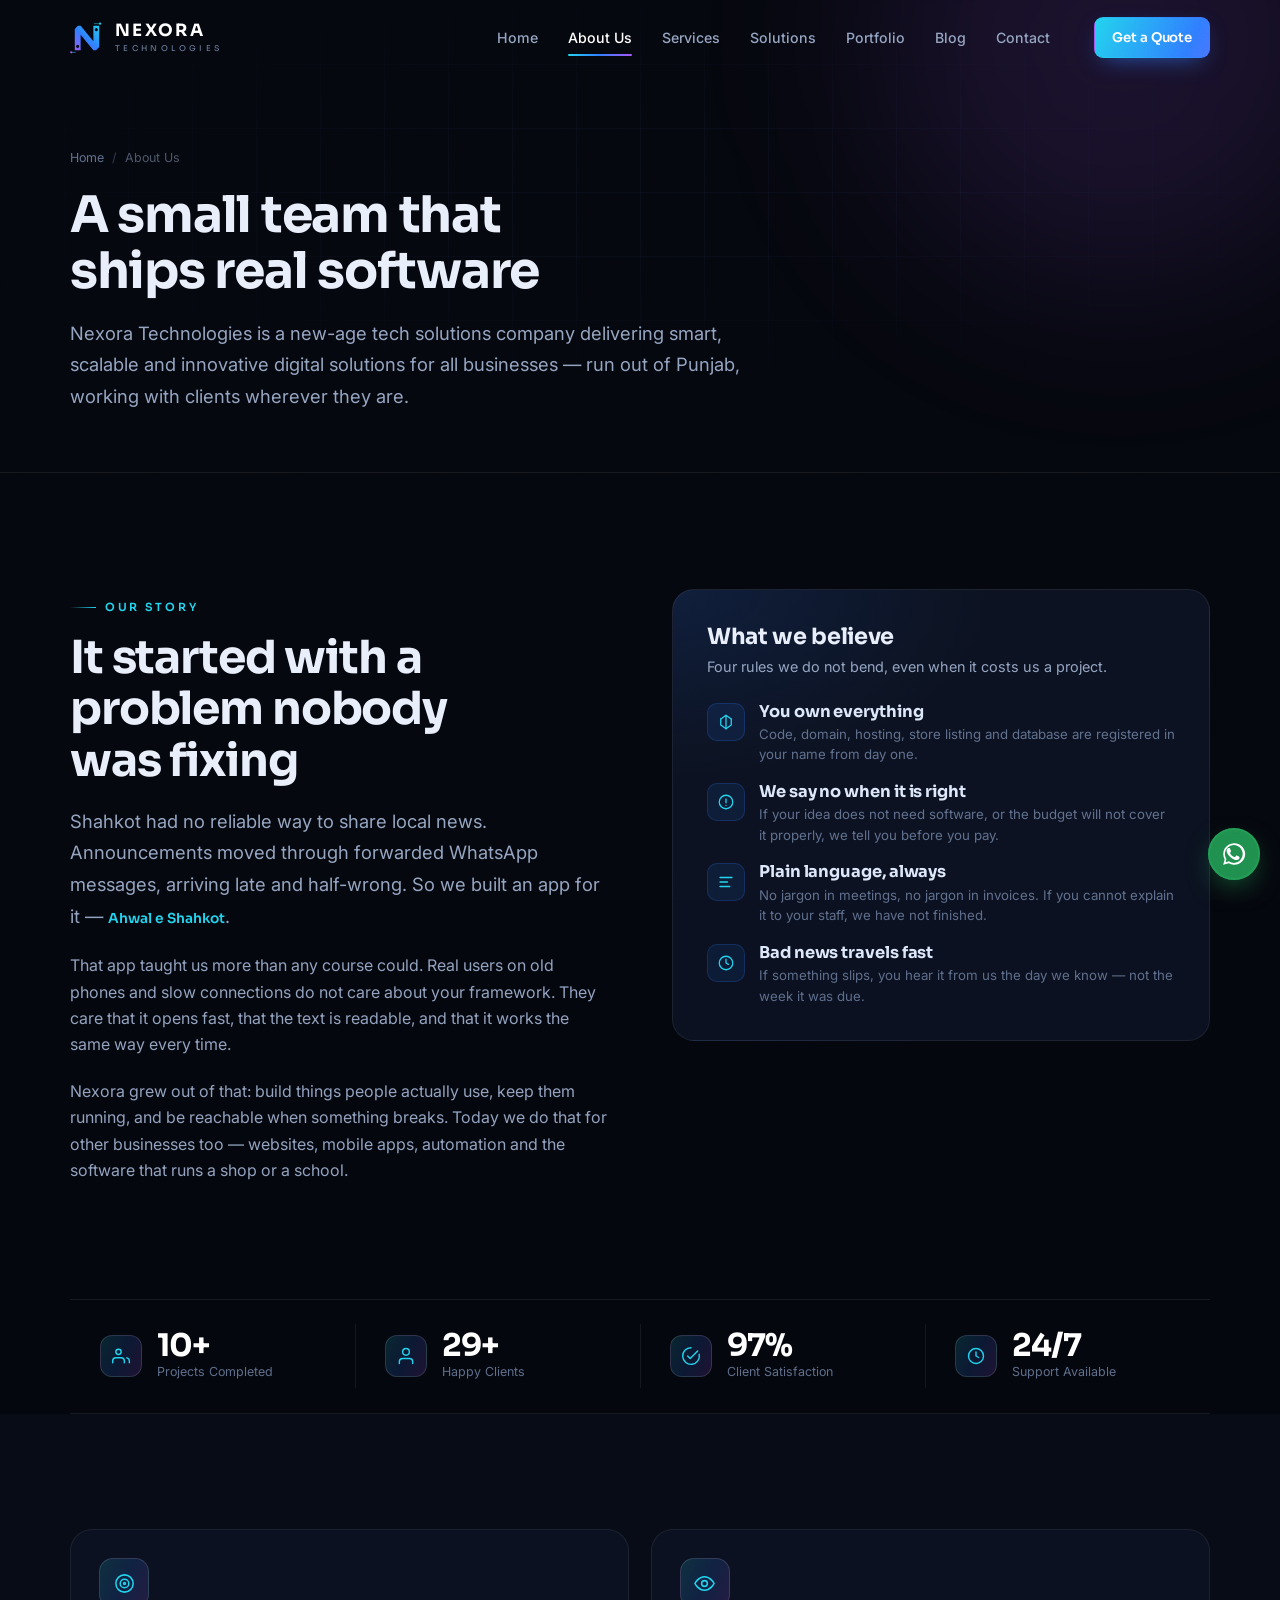
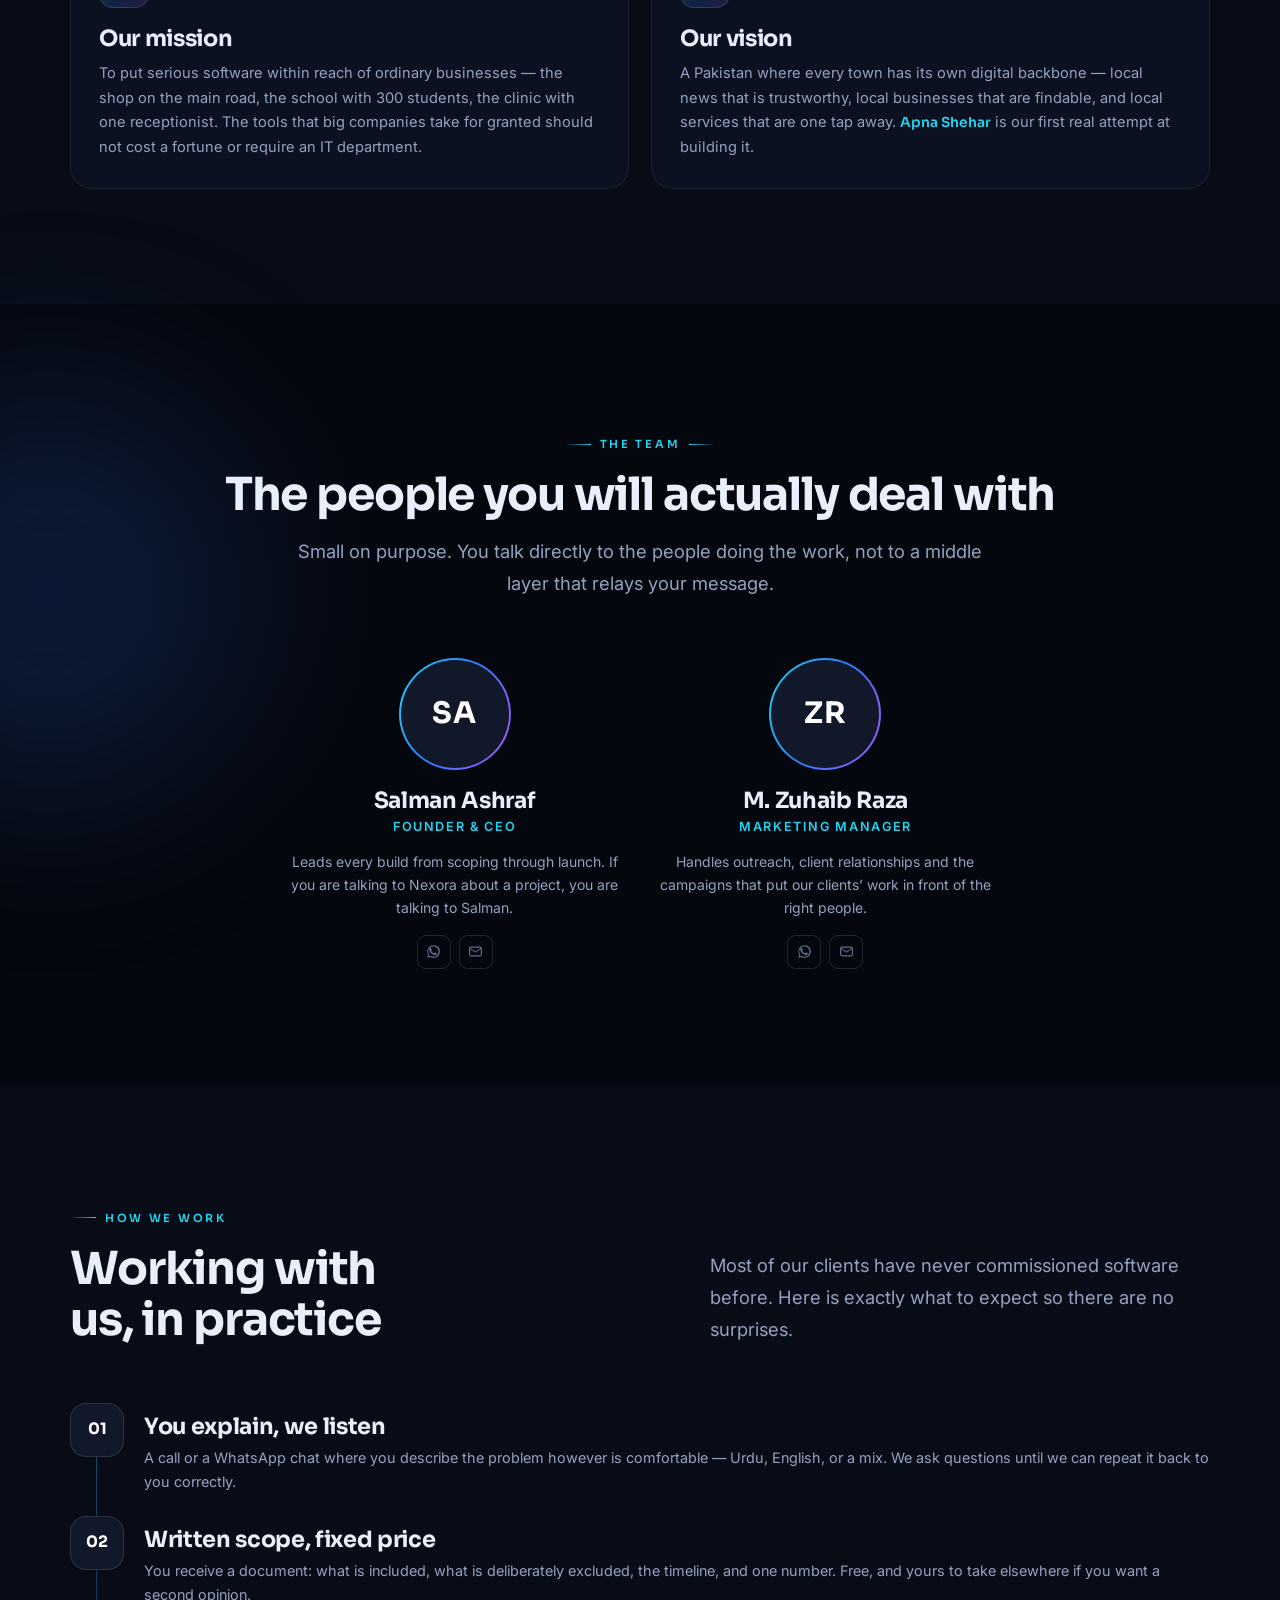
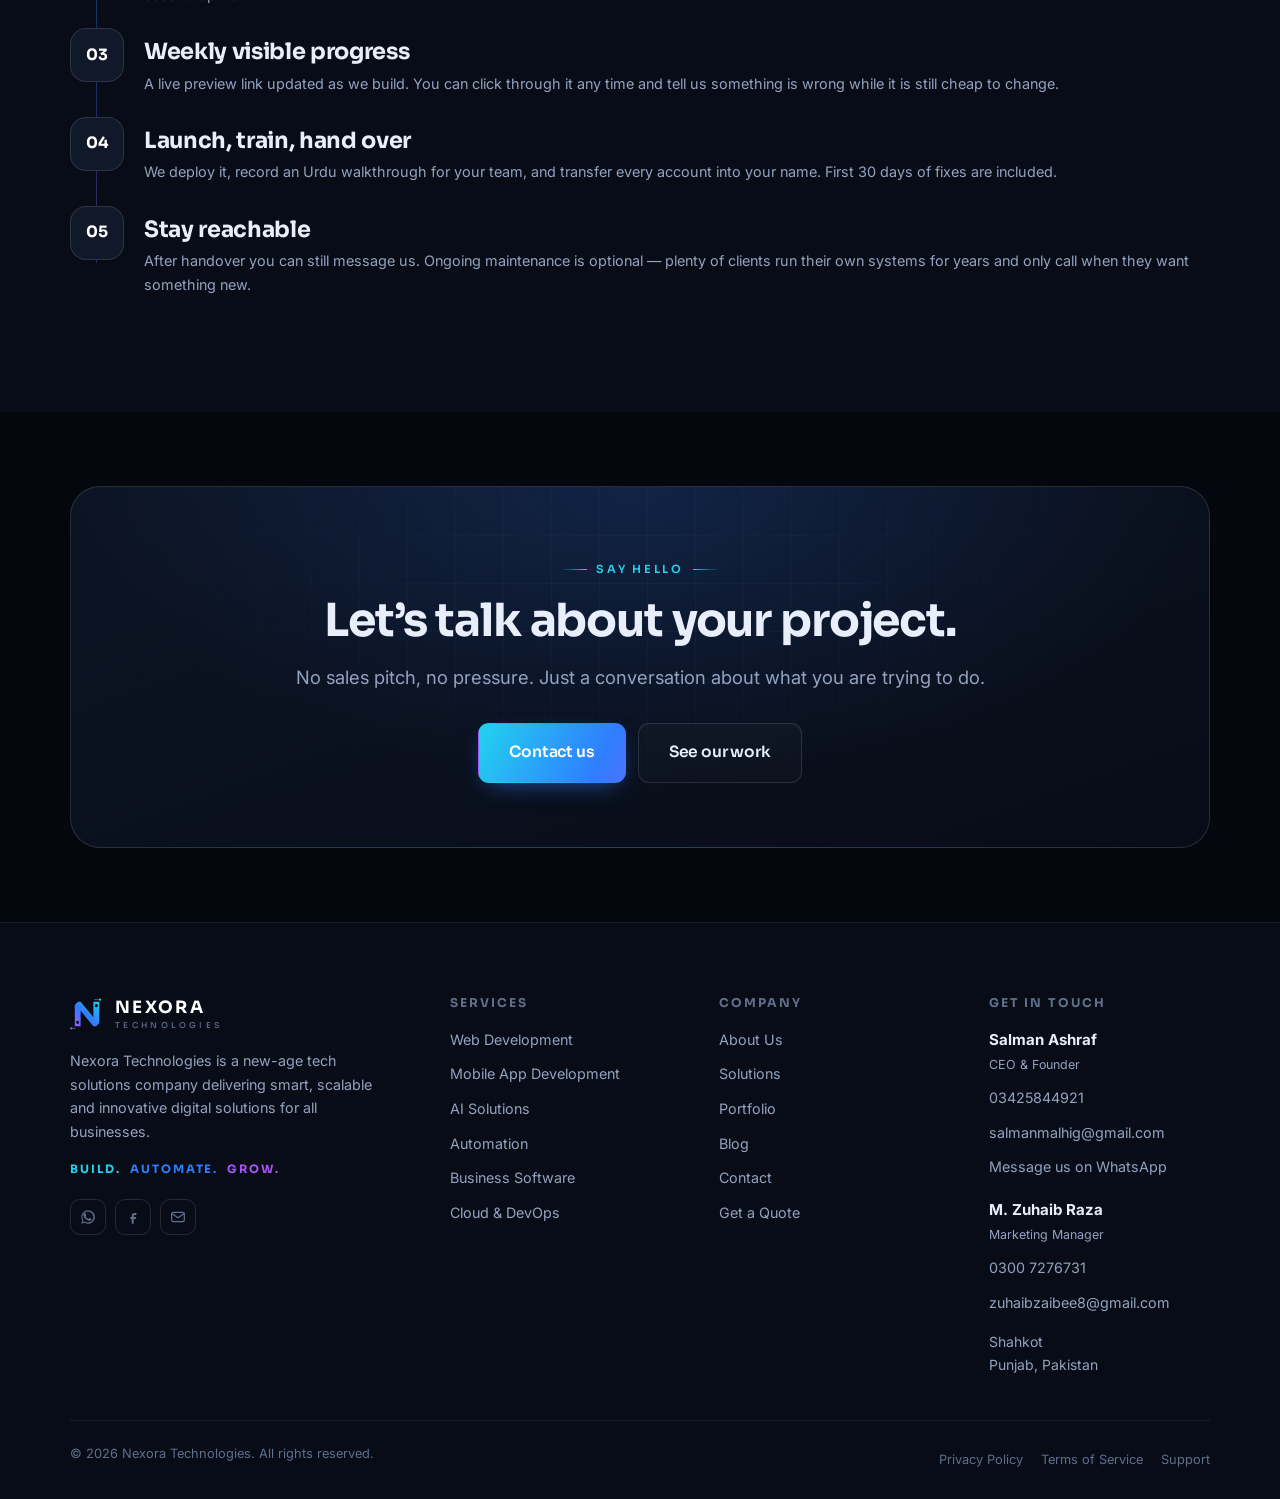
<file: about.html>
<!DOCTYPE html>
<html lang="en">
<head>
<meta charset="utf-8">
<meta name="viewport" content="width=device-width, initial-scale=1">
<title>About Us — Nexora Technologies</title>
<meta name="description" content="Who we are, how we work, and the people behind Nexora Technologies — a tech studio building software for businesses across Pakistan.">
<meta name="theme-color" content="#05070e">
<link rel="icon" href="assets/img/favicon.svg" type="image/svg+xml">
<meta property="og:type" content="website">
<meta property="og:title" content="About Nexora Technologies">
<meta property="og:description" content="Who we are, how we work, and the people behind Nexora Technologies — a tech studio building software for businesses across Pakistan.">
<meta property="og:image" content="assets/img/og.jpg">
<meta name="twitter:card" content="summary_large_image">
<link rel="preconnect" href="https://fonts.googleapis.com">
<link rel="preconnect" href="https://fonts.gstatic.com" crossorigin>
<link href="https://fonts.googleapis.com/css2?family=Sora:wght@400;500;600;700;800&family=Inter:wght@400;500;600&display=swap" rel="stylesheet">
<link rel="stylesheet" href="assets/css/style.css">
</head>
<body>
<a href="#main" class="skip-link">Skip to content</a>

<!-- ===== header ===== -->
<header class="hdr">
  <div class="hdr__in">
    <a href="index.html" class="brand" aria-label="Nexora Technologies, home">
      <img src="assets/img/logo.svg" alt="" class="brand__mark" width="34" height="34">
      <span class="brand__type">
        <span class="brand__name">NEXORA</span>
        <span class="brand__sub">TECHNOLOGIES</span>
      </span>
    </a>
    <nav class="nav" aria-label="Main">
      <a href="index.html">Home</a>
      <a href="about.html" aria-current="page">About Us</a>
      <a href="services.html">Services</a>
      <a href="solutions.html">Solutions</a>
      <a href="portfolio.html">Portfolio</a>
      <a href="blog.html">Blog</a>
      <a href="contact.html">Contact</a>
    </nav>
    <a href="quote.html" class="btn btn--primary btn--sm hdr__cta">Get a Quote</a>
    <button class="burger" type="button" aria-expanded="false" aria-controls="drawer" aria-label="Open menu"><span></span></button>
  </div>
</header>
<div class="drawer" id="drawer">
  <a href="index.html">Home</a>
  <a href="about.html" aria-current="page">About Us</a>
  <a href="services.html">Services</a>
  <a href="solutions.html">Solutions</a>
  <a href="portfolio.html">Portfolio</a>
  <a href="blog.html">Blog</a>
  <a href="contact.html">Contact</a>
  <a href="quote.html" class="btn btn--primary">Get a Quote</a>
</div>

<main id="main">

<!-- ===== banner ===== -->
<section class="banner">
  <div class="mesh"></div>
  <div class="glow glow--violet" style="width:480px;height:480px;top:-200px;right:-80px"></div>
  <div class="shell above">
    <nav class="crumb" aria-label="Breadcrumb"><a href="index.html">Home</a><span>/</span><span class="dim">About Us</span></nav>
    <h1>A small team that<br>ships real software</h1>
    <p class="lead">
      Nexora Technologies is a new-age tech solutions company delivering smart, scalable
      and innovative digital solutions for all businesses — run out of Punjab, working
      with clients wherever they are.
    </p>
  </div>
</section>

<!-- ===== story ===== -->
<section class="sec">
  <div class="shell">
    <div class="grid g-2" style="gap:clamp(30px,5vw,66px);align-items:start">
      <div data-reveal>
        <p class="eyebrow">Our story</p>
        <h2>It started with a problem nobody was fixing</h2>
        <p class="lead mt-2">
          Shahkot had no reliable way to share local news. Announcements moved through
          forwarded WhatsApp messages, arriving late and half-wrong. So we built an app
          for it — <a href="portfolio.html#ahwal-e-shahkot" class="tlink" style="display:inline">Ahwal e Shahkot</a>.
        </p>
        <p class="dim mt-2">
          That app taught us more than any course could. Real users on old phones and slow
          connections do not care about your framework. They care that it opens fast, that
          the text is readable, and that it works the same way every time.
        </p>
        <p class="dim mt-2">
          Nexora grew out of that: build things people actually use, keep them running, and
          be reachable when something breaks. Today we do that for other businesses too —
          websites, mobile apps, automation and the software that runs a shop or a school.
        </p>
      </div>

      <div class="panel panel--accent" data-reveal data-reveal-delay="100">
        <h3>What we believe</h3>
        <p class="panel__sub">Four rules we do not bend, even when it costs us a project.</p>
        <div class="stack" style="gap:18px">
          <div class="tile" style="border:0;padding:0;background:none">
            <div class="tile__ico"><svg viewBox="0 0 24 24" fill="none" stroke="currentColor" stroke-width="1.7" stroke-linecap="round" stroke-linejoin="round"><path d="M12 3v18M5 8l7-5 7 5"/><path d="M5 8v8l7 5 7-5V8"/></svg></div>
            <div><h4>You own everything</h4><p>Code, domain, hosting, store listing and database are registered in your name from day one.</p></div>
          </div>
          <div class="tile" style="border:0;padding:0;background:none">
            <div class="tile__ico"><svg viewBox="0 0 24 24" fill="none" stroke="currentColor" stroke-width="1.7" stroke-linecap="round" stroke-linejoin="round"><path d="M12 8v5M12 16.5v.01"/><circle cx="12" cy="12" r="9"/></svg></div>
            <div><h4>We say no when it is right</h4><p>If your idea does not need software, or the budget will not cover it properly, we tell you before you pay.</p></div>
          </div>
          <div class="tile" style="border:0;padding:0;background:none">
            <div class="tile__ico"><svg viewBox="0 0 24 24" fill="none" stroke="currentColor" stroke-width="1.7" stroke-linecap="round" stroke-linejoin="round"><path d="M4 6h16M4 12h10M4 18h13"/></svg></div>
            <div><h4>Plain language, always</h4><p>No jargon in meetings, no jargon in invoices. If you cannot explain it to your staff, we have not finished.</p></div>
          </div>
          <div class="tile" style="border:0;padding:0;background:none">
            <div class="tile__ico"><svg viewBox="0 0 24 24" fill="none" stroke="currentColor" stroke-width="1.7" stroke-linecap="round" stroke-linejoin="round"><circle cx="12" cy="12" r="9"/><path d="M12 7v5l3.2 1.8"/></svg></div>
            <div><h4>Bad news travels fast</h4><p>If something slips, you hear it from us the day we know — not the week it was due.</p></div>
          </div>
        </div>
      </div>
    </div>
  </div>
</section>

<!-- ===== stats ===== -->
<section>
  <div class="shell">
    <div class="stats">
      <div class="stat">
        <div class="stat__ico"><svg viewBox="0 0 24 24" fill="none" stroke="currentColor" stroke-width="1.7" stroke-linecap="round" stroke-linejoin="round"><path d="M16 20v-2a4 4 0 0 0-4-4H6a4 4 0 0 0-4 4v2"/><circle cx="9" cy="7" r="3.2"/><path d="M22 20v-2a4 4 0 0 0-3-3.8"/></svg></div>
        <div><div class="stat__n"><span data-count="10" data-suffix="+">0</span></div><div class="stat__l">Projects Completed</div></div>
      </div>
      <div class="stat">
        <div class="stat__ico"><svg viewBox="0 0 24 24" fill="none" stroke="currentColor" stroke-width="1.7" stroke-linecap="round" stroke-linejoin="round"><path d="M20 21v-2a4 4 0 0 0-4-4H8a4 4 0 0 0-4 4v2"/><circle cx="12" cy="7" r="4"/></svg></div>
        <div><div class="stat__n"><span data-count="30" data-suffix="+">0</span></div><div class="stat__l">Happy Clients</div></div>
      </div>
      <div class="stat">
        <div class="stat__ico"><svg viewBox="0 0 24 24" fill="none" stroke="currentColor" stroke-width="1.7" stroke-linecap="round" stroke-linejoin="round"><path d="M21.8 10A10 10 0 1 1 12 2"/><path d="m8 12 3 3 9-9"/></svg></div>
        <div><div class="stat__n"><span data-count="99" data-suffix="%">0</span></div><div class="stat__l">Client Satisfaction</div></div>
      </div>
      <div class="stat">
        <div class="stat__ico"><svg viewBox="0 0 24 24" fill="none" stroke="currentColor" stroke-width="1.7" stroke-linecap="round" stroke-linejoin="round"><circle cx="12" cy="12" r="9"/><path d="M12 7v5l3.2 1.8"/></svg></div>
        <div><div class="stat__n">24/7</div><div class="stat__l">Support Available</div></div>
      </div>
    </div>
  </div>
</section>

<!-- ===== mission / vision ===== -->
<section class="sec sec--alt">
  <div class="shell">
    <div class="grid g-2">
      <div class="card" data-reveal>
        <div class="card__ico"><svg viewBox="0 0 24 24" fill="none" stroke="currentColor" stroke-width="1.6" stroke-linecap="round" stroke-linejoin="round"><circle cx="12" cy="12" r="9"/><circle cx="12" cy="12" r="4.5"/><circle cx="12" cy="12" r="1"/></svg></div>
        <h3>Our mission</h3>
        <p>
          To put serious software within reach of ordinary businesses — the shop on the
          main road, the school with 300 students, the clinic with one receptionist. The
          tools that big companies take for granted should not cost a fortune or require
          an IT department.
        </p>
      </div>
      <div class="card" data-reveal data-reveal-delay="80">
        <div class="card__ico"><svg viewBox="0 0 24 24" fill="none" stroke="currentColor" stroke-width="1.6" stroke-linecap="round" stroke-linejoin="round"><path d="M2 12s3.5-7 10-7 10 7 10 7-3.5 7-10 7-10-7-10-7z"/><circle cx="12" cy="12" r="3"/></svg></div>
        <h3>Our vision</h3>
        <p>
          A Pakistan where every town has its own digital backbone — local news that is
          trustworthy, local businesses that are findable, and local services that are one
          tap away. <a href="portfolio.html#apna-shehar" class="tlink" style="display:inline">Apna Shehar</a>
          is our first real attempt at building it.
        </p>
      </div>
    </div>
  </div>
</section>

<!-- ===== team ===== -->
<section class="sec">
  <div class="glow glow--blue" style="width:420px;height:420px;top:10%;left:-160px"></div>
  <div class="shell above">
    <div class="sec-head sec-head--center" data-reveal>
      <p class="eyebrow eyebrow--center">The team</p>
      <h2>The people you will actually deal with</h2>
      <p class="lead">
        Small on purpose. You talk directly to the people doing the work, not to a
        middle layer that relays your message.
      </p>
    </div>

    <div class="grid g-2" style="max-width:720px;margin-inline:auto">
      <div class="member" data-reveal>
        <div class="member__ph"><span>SA</span></div>
        <h3>Salman Ashraf</h3>
        <div class="member__role">Founder &amp; CEO</div>
        <p>Leads every build from scoping through launch. If you are talking to Nexora about a project, you are talking to Salman.</p>
        <div class="member__links">
          <a href="#" data-cfg="wa" target="_blank" rel="noopener" aria-label="WhatsApp Salman">
            <svg viewBox="0 0 24 24" fill="currentColor"><path d="M12 2a10 10 0 0 0-8.6 15L2 22l5.2-1.4A10 10 0 1 0 12 2zm0 18.2c-1.6 0-3.1-.4-4.4-1.2l-.3-.2-3.1.8.8-3-.2-.3a8.2 8.2 0 1 1 7.2 3.9zm4.6-5.8c-.3-.2-1.7-.9-2-1-.3-.1-.5-.1-.7.1-.2.3-.7 1-.9 1.2-.2.2-.3.2-.6.1-1.7-.9-2.9-1.6-4-3.6-.3-.5.3-.5.8-1.5.1-.2 0-.4 0-.5s-.7-1.6-.9-2.2c-.2-.6-.5-.5-.7-.5h-.6c-.2 0-.5.1-.8.4-.3.3-1 1-1 2.4s1.1 2.8 1.2 3c.1.2 2.1 3.2 5.1 4.5 1.9.8 2.6.9 3.5.7.6-.1 1.7-.7 1.9-1.3.2-.7.2-1.2.2-1.3-.1-.2-.3-.3-.5-.4z"/></svg>
          </a>
          <a href="mailto:salmanmalhig@gmail.com" aria-label="Email Salman">
            <svg viewBox="0 0 24 24" fill="none" stroke="currentColor" stroke-width="1.8" stroke-linecap="round" stroke-linejoin="round"><rect x="2.5" y="5" width="19" height="14" rx="2.5"/><path d="m3 7 9 6 9-6"/></svg>
          </a>
        </div>
      </div>

      <div class="member" data-reveal data-reveal-delay="90">
        <div class="member__ph"><span>ZR</span></div>
        <h3>M. Zuhaib Raza</h3>
        <div class="member__role">Marketing Manager</div>
        <p>Handles outreach, client relationships and the campaigns that put our clients&rsquo; work in front of the right people.</p>
        <div class="member__links">
          <a href="https://wa.me/923007276731" target="_blank" rel="noopener" aria-label="WhatsApp Zuhaib">
            <svg viewBox="0 0 24 24" fill="currentColor"><path d="M12 2a10 10 0 0 0-8.6 15L2 22l5.2-1.4A10 10 0 1 0 12 2zm0 18.2c-1.6 0-3.1-.4-4.4-1.2l-.3-.2-3.1.8.8-3-.2-.3a8.2 8.2 0 1 1 7.2 3.9zm4.6-5.8c-.3-.2-1.7-.9-2-1-.3-.1-.5-.1-.7.1-.2.3-.7 1-.9 1.2-.2.2-.3.2-.6.1-1.7-.9-2.9-1.6-4-3.6-.3-.5.3-.5.8-1.5.1-.2 0-.4 0-.5s-.7-1.6-.9-2.2c-.2-.6-.5-.5-.7-.5h-.6c-.2 0-.5.1-.8.4-.3.3-1 1-1 2.4s1.1 2.8 1.2 3c.1.2 2.1 3.2 5.1 4.5 1.9.8 2.6.9 3.5.7.6-.1 1.7-.7 1.9-1.3.2-.7.2-1.2.2-1.3-.1-.2-.3-.3-.5-.4z"/></svg>
          </a>
          <a href="mailto:zuhaibzaibee8@gmail.com" aria-label="Email Zuhaib">
            <svg viewBox="0 0 24 24" fill="none" stroke="currentColor" stroke-width="1.8" stroke-linecap="round" stroke-linejoin="round"><rect x="2.5" y="5" width="19" height="14" rx="2.5"/><path d="m3 7 9 6 9-6"/></svg>
          </a>
        </div>
      </div>
    </div>
  </div>
</section>

<!-- ===== capabilities ===== -->
<section class="sec sec--alt">
  <div class="shell">
    <div class="sec-head sec-head--split" data-reveal>
      <div>
        <p class="eyebrow">How we work</p>
        <h2>Working with us, in practice</h2>
      </div>
      <p class="lead">
        Most of our clients have never commissioned software before. Here is exactly
        what to expect so there are no surprises.
      </p>
    </div>

    <div class="steps" data-reveal>
      <div class="step">
        <div class="step__n">01</div>
        <div><h3>You explain, we listen</h3><p>A call or a WhatsApp chat where you describe the problem however is comfortable — Urdu, English, or a mix. We ask questions until we can repeat it back to you correctly.</p></div>
      </div>
      <div class="step">
        <div class="step__n">02</div>
        <div><h3>Written scope, fixed price</h3><p>You receive a document: what is included, what is deliberately excluded, the timeline, and one number. Free, and yours to take elsewhere if you want a second opinion.</p></div>
      </div>
      <div class="step">
        <div class="step__n">03</div>
        <div><h3>Weekly visible progress</h3><p>A live preview link updated as we build. You can click through it any time and tell us something is wrong while it is still cheap to change.</p></div>
      </div>
      <div class="step">
        <div class="step__n">04</div>
        <div><h3>Launch, train, hand over</h3><p>We deploy it, record an Urdu walkthrough for your team, and transfer every account into your name. First 30 days of fixes are included.</p></div>
      </div>
      <div class="step">
        <div class="step__n">05</div>
        <div><h3>Stay reachable</h3><p>After handover you can still message us. Ongoing maintenance is optional — plenty of clients run their own systems for years and only call when they want something new.</p></div>
      </div>
    </div>
  </div>
</section>

<!-- ===== cta ===== -->
<section class="sec--tight">
  <div class="shell">
    <div class="cta" data-reveal>
      <p class="eyebrow eyebrow--center">Say hello</p>
      <h2>Let&rsquo;s talk about your project.</h2>
      <p class="lead">
        No sales pitch, no pressure. Just a conversation about what you are trying to do.
      </p>
      <div class="cta__actions">
        <a href="contact.html" class="btn btn--primary btn--lg">Contact us</a>
        <a href="portfolio.html" class="btn btn--ghost btn--lg">See our work</a>
      </div>
    </div>
  </div>
</section>

</main>

<!-- ===== footer ===== -->
<footer class="ftr">
  <div class="shell">
    <div class="ftr__grid">
      <div class="ftr__about">
        <a href="index.html" class="brand" aria-label="Nexora Technologies, home">
          <img src="assets/img/logo.svg" alt="" class="brand__mark" width="34" height="34">
          <span class="brand__type">
            <span class="brand__name">NEXORA</span>
            <span class="brand__sub">TECHNOLOGIES</span>
          </span>
        </a>
        <p>Nexora Technologies is a new-age tech solutions company delivering smart, scalable and innovative digital solutions for all businesses.</p>
        <div class="ftr__tagline"><span>Build.</span><span>Automate.</span><span>Grow.</span></div>
        <div class="ftr__social">
          <a href="#" data-cfg="wa" target="_blank" rel="noopener" aria-label="WhatsApp">
            <svg viewBox="0 0 24 24" fill="currentColor"><path d="M12 2a10 10 0 0 0-8.6 15L2 22l5.2-1.4A10 10 0 1 0 12 2zm0 18.2c-1.6 0-3.1-.4-4.4-1.2l-.3-.2-3.1.8.8-3-.2-.3a8.2 8.2 0 1 1 7.2 3.9zm4.6-5.8c-.3-.2-1.7-.9-2-1-.3-.1-.5-.1-.7.1-.2.3-.7 1-.9 1.2-.2.2-.3.2-.6.1-1.7-.9-2.9-1.6-4-3.6-.3-.5.3-.5.8-1.5.1-.2 0-.4 0-.5s-.7-1.6-.9-2.2c-.2-.6-.5-.5-.7-.5h-.6c-.2 0-.5.1-.8.4-.3.3-1 1-1 2.4s1.1 2.8 1.2 3c.1.2 2.1 3.2 5.1 4.5 1.9.8 2.6.9 3.5.7.6-.1 1.7-.7 1.9-1.3.2-.7.2-1.2.2-1.3-.1-.2-.3-.3-.5-.4z"/></svg>
          </a>
          <a href="https://www.facebook.com/" target="_blank" rel="noopener" aria-label="Facebook">
            <svg viewBox="0 0 24 24" fill="currentColor"><path d="M14 9h3V6h-3c-2.2 0-4 1.8-4 4v2H8v3h2v7h3v-7h3l1-3h-4v-2c0-.6.4-1 1-1z"/></svg>
          </a>
          <a href="mailto:salmanmalhig@gmail.com" aria-label="Email">
            <svg viewBox="0 0 24 24" fill="none" stroke="currentColor" stroke-width="1.8" stroke-linecap="round" stroke-linejoin="round"><rect x="2.5" y="5" width="19" height="14" rx="2.5"/><path d="m3 7 9 6 9-6"/></svg>
          </a>
        </div>
      </div>

      <div>
        <h4>Services</h4>
        <div class="ftr__links">
          <a href="services.html#web">Web Development</a>
          <a href="services.html#mobile">Mobile App Development</a>
          <a href="services.html#ai">AI Solutions</a>
          <a href="services.html#automation">Automation</a>
          <a href="services.html#software">Business Software</a>
          <a href="services.html#cloud">Cloud &amp; DevOps</a>
        </div>
      </div>

      <div>
        <h4>Company</h4>
        <div class="ftr__links">
          <a href="about.html">About Us</a>
          <a href="solutions.html">Solutions</a>
          <a href="portfolio.html">Portfolio</a>
          <a href="blog.html">Blog</a>
          <a href="contact.html">Contact</a>
          <a href="quote.html">Get a Quote</a>
        </div>
      </div>

      <div>
        <h4>Get in touch</h4>
        <div class="ftr__links">
          <div class="ftr__person">
            <span class="ftr__person-name">Salman Ashraf</span>
            <span class="ftr__person-role">CEO &amp; Founder</span>
          </div>
          <a href="tel:+923425844921" data-cfg="phone">0342 5844921</a>
          <a href="mailto:salmanmalhig@gmail.com" data-cfg="email">salmanmalhig@gmail.com</a>
          <a href="#" data-cfg="wa" target="_blank" rel="noopener">Message us on WhatsApp</a>
          <div class="ftr__person" style="margin-top:8px">
            <span class="ftr__person-name">M. Zuhaib Raza</span>
            <span class="ftr__person-role">Marketing Manager</span>
          </div>
          <a href="tel:+923007276731">0300 7276731</a>
          <a href="mailto:zuhaibzaibee8@gmail.com" class="small">zuhaibzaibee8@gmail.com</a>
          <span class="dim small" style="margin-top:4px">Shahkot<br>Punjab, Pakistan</span>
        </div>
      </div>
    </div>

    <div class="ftr__bar">
      <p>&copy; <span data-year>2026</span> Nexora Technologies. All rights reserved.</p>
      <nav aria-label="Legal">
        <a href="privacy.html">Privacy Policy</a>
        <a href="terms.html">Terms of Service</a>
        <a href="contact.html">Support</a>
      </nav>
    </div>
  </div>
</footer>

<a href="https://wa.me/923007276731" class="wa-float" target="_blank" rel="noopener" aria-label="Chat with Sales on WhatsApp">
  <svg viewBox="0 0 24 24" fill="currentColor"><path d="M12 2a10 10 0 0 0-8.6 15L2 22l5.2-1.4A10 10 0 1 0 12 2zm0 18.2c-1.6 0-3.1-.4-4.4-1.2l-.3-.2-3.1.8.8-3-.2-.3a8.2 8.2 0 1 1 7.2 3.9zm4.6-5.8c-.3-.2-1.7-.9-2-1-.3-.1-.5-.1-.7.1-.2.3-.7 1-.9 1.2-.2.2-.3.2-.6.1-1.7-.9-2.9-1.6-4-3.6-.3-.5.3-.5.8-1.5.1-.2 0-.4 0-.5s-.7-1.6-.9-2.2c-.2-.6-.5-.5-.7-.5h-.6c-.2 0-.5.1-.8.4-.3.3-1 1-1 2.4s1.1 2.8 1.2 3c.1.2 2.1 3.2 5.1 4.5 1.9.8 2.6.9 3.5.7.6-.1 1.7-.7 1.9-1.3.2-.7.2-1.2.2-1.3-.1-.2-.3-.3-.5-.4z"/></svg>
</a>

<script src="assets/js/main.js" defer></script>
</body>
</html>
</file>
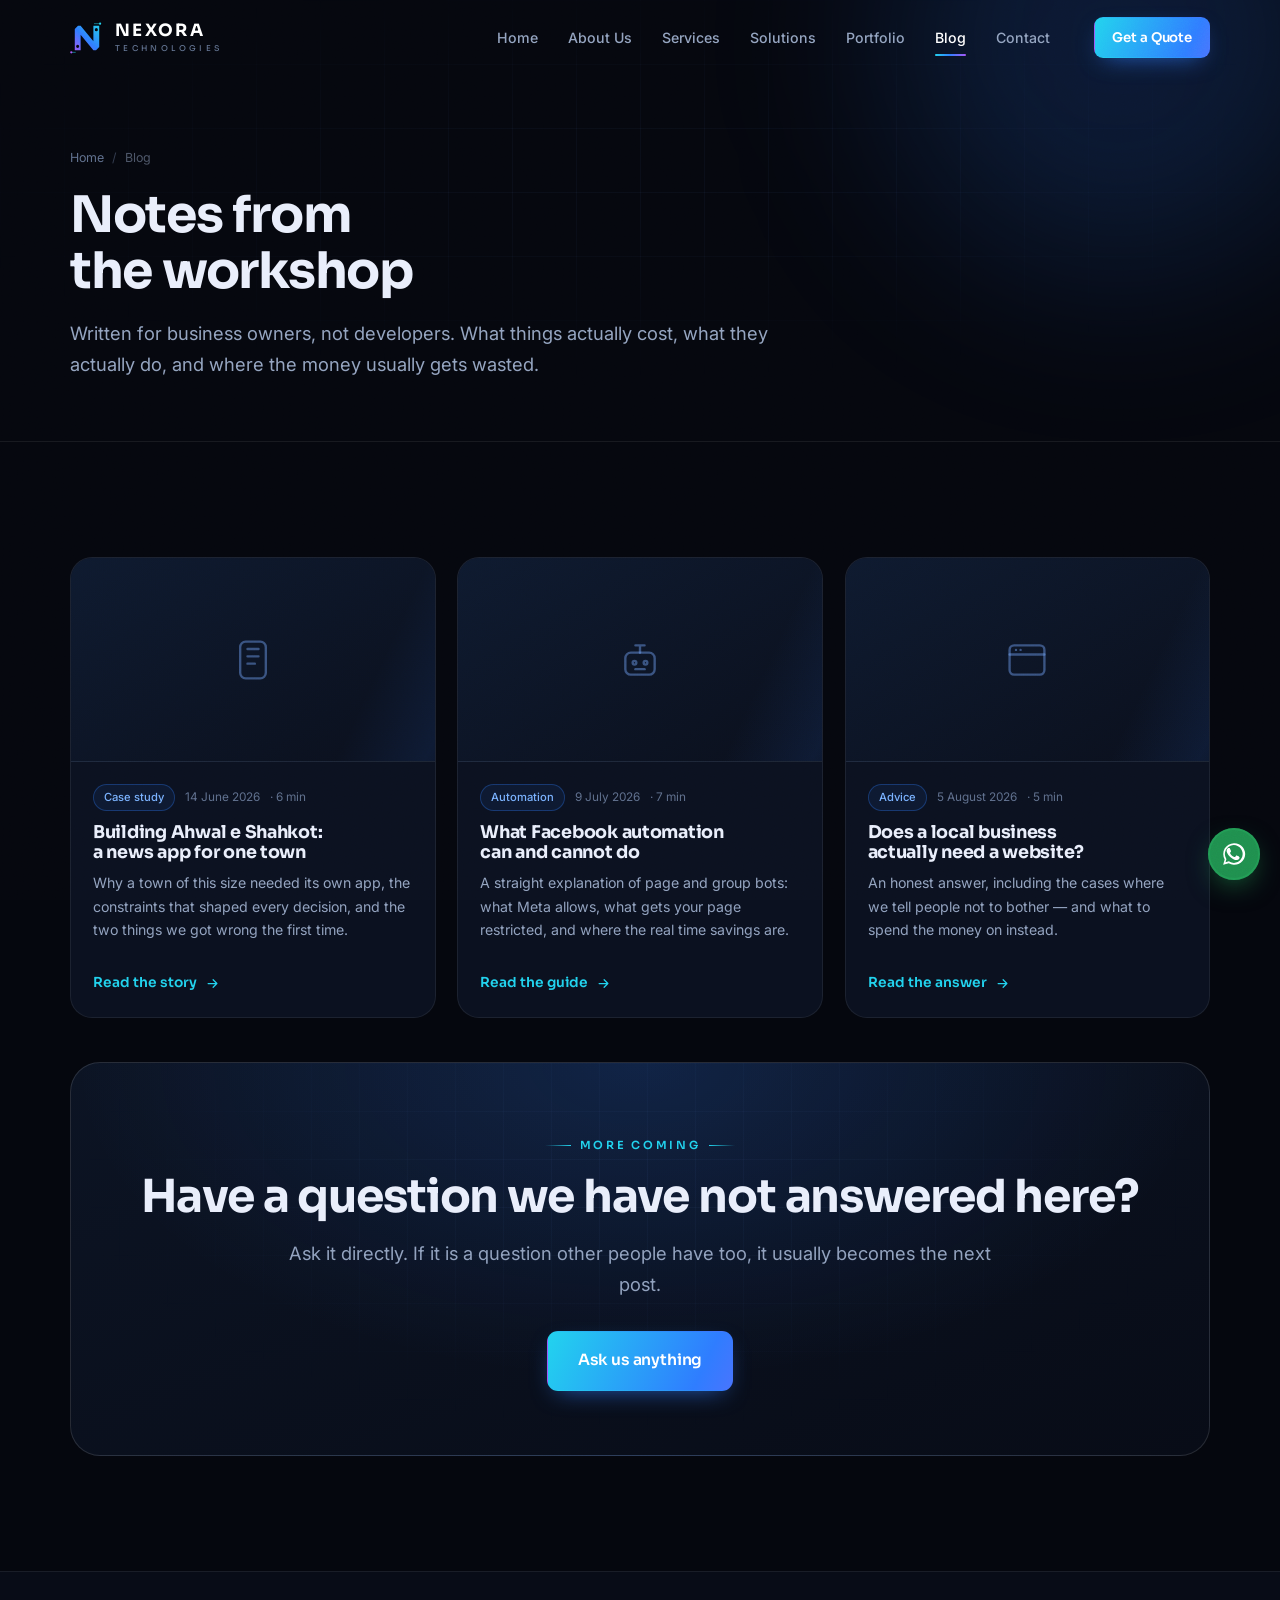
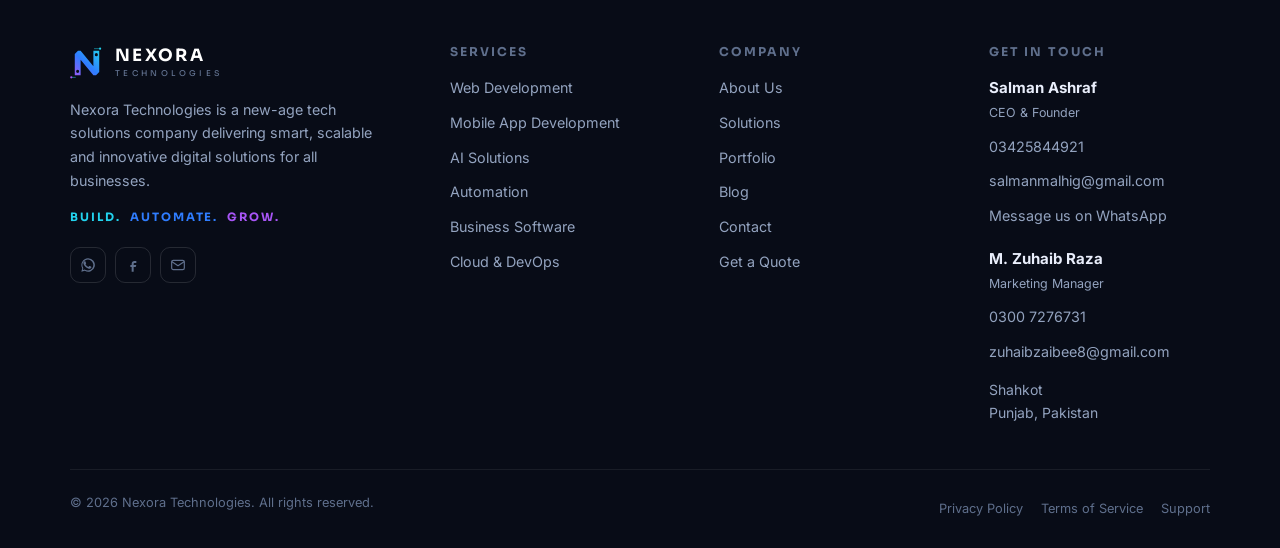
<file: blog.html>
<!DOCTYPE html>
<html lang="en">
<head>
<meta charset="utf-8">
<meta name="viewport" content="width=device-width, initial-scale=1">
<title>Blog — Notes on Building Software | Nexora Technologies</title>
<meta name="description" content="Practical notes on websites, mobile apps and automation, written for business owners rather than developers.">
<meta name="theme-color" content="#05070e">
<link rel="icon" href="assets/img/favicon.svg" type="image/svg+xml">
<meta property="og:type" content="website">
<meta property="og:title" content="Nexora Blog">
<meta property="og:description" content="Practical notes on websites, mobile apps and automation, written for business owners rather than developers.">
<meta property="og:image" content="assets/img/og.jpg">
<meta name="twitter:card" content="summary_large_image">
<link rel="preconnect" href="https://fonts.googleapis.com">
<link rel="preconnect" href="https://fonts.gstatic.com" crossorigin>
<link href="https://fonts.googleapis.com/css2?family=Sora:wght@400;500;600;700;800&family=Inter:wght@400;500;600&display=swap" rel="stylesheet">
<link rel="stylesheet" href="assets/css/style.css">
</head>
<body>
<a href="#main" class="skip-link">Skip to content</a>

<!-- ===== header ===== -->
<header class="hdr">
  <div class="hdr__in">
    <a href="index.html" class="brand" aria-label="Nexora Technologies, home">
      <img src="assets/img/logo.svg" alt="" class="brand__mark" width="34" height="34">
      <span class="brand__type">
        <span class="brand__name">NEXORA</span>
        <span class="brand__sub">TECHNOLOGIES</span>
      </span>
    </a>
    <nav class="nav" aria-label="Main">
      <a href="index.html">Home</a>
      <a href="about.html">About Us</a>
      <a href="services.html">Services</a>
      <a href="solutions.html">Solutions</a>
      <a href="portfolio.html">Portfolio</a>
      <a href="blog.html" aria-current="page">Blog</a>
      <a href="contact.html">Contact</a>
    </nav>
    <a href="quote.html" class="btn btn--primary btn--sm hdr__cta">Get a Quote</a>
    <button class="burger" type="button" aria-expanded="false" aria-controls="drawer" aria-label="Open menu"><span></span></button>
  </div>
</header>
<div class="drawer" id="drawer">
  <a href="index.html">Home</a>
  <a href="about.html">About Us</a>
  <a href="services.html">Services</a>
  <a href="solutions.html">Solutions</a>
  <a href="portfolio.html">Portfolio</a>
  <a href="blog.html" aria-current="page">Blog</a>
  <a href="contact.html">Contact</a>
  <a href="quote.html" class="btn btn--primary">Get a Quote</a>
</div>

<main id="main">

<!-- ===== banner ===== -->
<section class="banner">
  <div class="mesh"></div>
  <div class="glow glow--blue" style="width:460px;height:460px;top:-190px;right:-70px"></div>
  <div class="shell above">
    <nav class="crumb" aria-label="Breadcrumb"><a href="index.html">Home</a><span>/</span><span class="dim">Blog</span></nav>
    <h1>Notes from<br>the workshop</h1>
    <p class="lead">
      Written for business owners, not developers. What things actually cost, what they
      actually do, and where the money usually gets wasted.
    </p>
  </div>
</section>

<!-- ===== posts ===== -->
<section class="sec">
  <div class="shell">
    <div class="grid g-3">

      <article class="post" data-reveal>
        <a href="post-ahwal-e-shahkot.html" class="post__vis" aria-hidden="true" tabindex="-1">
          <svg viewBox="0 0 24 24" fill="none" stroke="currentColor" stroke-width="1.3" stroke-linecap="round" stroke-linejoin="round"><rect x="5" y="2" width="14" height="20" rx="3"/><path d="M9 6h6M9 10h6M9 14h4"/></svg>
        </a>
        <div class="post__body">
          <div class="post__meta">
            <span class="chip chip--blue">Case study</span>
            <time datetime="2026-06-14">14 June 2026</time>
            <span>&middot; 6 min</span>
          </div>
          <h3><a href="post-ahwal-e-shahkot.html">Building Ahwal e Shahkot: a news app for one town</a></h3>
          <p>Why a town of this size needed its own app, the constraints that shaped every decision, and the two things we got wrong the first time.</p>
          <a href="post-ahwal-e-shahkot.html" class="tlink">Read the story
            <svg viewBox="0 0 24 24" fill="none" stroke="currentColor" stroke-width="2" stroke-linecap="round" stroke-linejoin="round"><path d="M5 12h14M13 6l6 6-6 6"/></svg>
          </a>
        </div>
      </article>

      <article class="post" data-reveal data-reveal-delay="80">
        <a href="post-facebook-automation.html" class="post__vis" aria-hidden="true" tabindex="-1">
          <svg viewBox="0 0 24 24" fill="none" stroke="currentColor" stroke-width="1.3" stroke-linecap="round" stroke-linejoin="round"><rect x="4" y="8" width="16" height="12" rx="3"/><path d="M12 8V4M9.5 4h5"/><circle cx="9" cy="13.5" r="1"/><circle cx="15" cy="13.5" r="1"/><path d="M9.5 17h5"/></svg>
        </a>
        <div class="post__body">
          <div class="post__meta">
            <span class="chip chip--blue">Automation</span>
            <time datetime="2026-07-09">9 July 2026</time>
            <span>&middot; 7 min</span>
          </div>
          <h3><a href="post-facebook-automation.html">What Facebook automation can and cannot do</a></h3>
          <p>A straight explanation of page and group bots: what Meta allows, what gets your page restricted, and where the real time savings are.</p>
          <a href="post-facebook-automation.html" class="tlink">Read the guide
            <svg viewBox="0 0 24 24" fill="none" stroke="currentColor" stroke-width="2" stroke-linecap="round" stroke-linejoin="round"><path d="M5 12h14M13 6l6 6-6 6"/></svg>
          </a>
        </div>
      </article>

      <article class="post" data-reveal data-reveal-delay="160">
        <a href="post-website-worth-it.html" class="post__vis" aria-hidden="true" tabindex="-1">
          <svg viewBox="0 0 24 24" fill="none" stroke="currentColor" stroke-width="1.3" stroke-linecap="round" stroke-linejoin="round"><rect x="2.5" y="4" width="19" height="16" rx="2.5"/><path d="M2.5 9h19M6 6.5h.01M8.5 6.5h.01"/></svg>
        </a>
        <div class="post__body">
          <div class="post__meta">
            <span class="chip chip--blue">Advice</span>
            <time datetime="2026-08-05">5 August 2026</time>
            <span>&middot; 5 min</span>
          </div>
          <h3><a href="post-website-worth-it.html">Does a local business actually need a website?</a></h3>
          <p>An honest answer, including the cases where we tell people not to bother — and what to spend the money on instead.</p>
          <a href="post-website-worth-it.html" class="tlink">Read the answer
            <svg viewBox="0 0 24 24" fill="none" stroke="currentColor" stroke-width="2" stroke-linecap="round" stroke-linejoin="round"><path d="M5 12h14M13 6l6 6-6 6"/></svg>
          </a>
        </div>
      </article>

    </div>

    <div class="cta mt-4" data-reveal>
      <p class="eyebrow eyebrow--center">More coming</p>
      <h2>Have a question we have not answered here?</h2>
      <p class="lead">
        Ask it directly. If it is a question other people have too, it usually becomes
        the next post.
      </p>
      <div class="cta__actions">
        <a href="contact.html" class="btn btn--primary btn--lg">Ask us anything</a>
      </div>
    </div>
  </div>
</section>

</main>

<!-- ===== footer ===== -->
<footer class="ftr">
  <div class="shell">
    <div class="ftr__grid">
      <div class="ftr__about">
        <a href="index.html" class="brand" aria-label="Nexora Technologies, home">
          <img src="assets/img/logo.svg" alt="" class="brand__mark" width="34" height="34">
          <span class="brand__type">
            <span class="brand__name">NEXORA</span>
            <span class="brand__sub">TECHNOLOGIES</span>
          </span>
        </a>
        <p>Nexora Technologies is a new-age tech solutions company delivering smart, scalable and innovative digital solutions for all businesses.</p>
        <div class="ftr__tagline"><span>Build.</span><span>Automate.</span><span>Grow.</span></div>
        <div class="ftr__social">
          <a href="#" data-cfg="wa" target="_blank" rel="noopener" aria-label="WhatsApp">
            <svg viewBox="0 0 24 24" fill="currentColor"><path d="M12 2a10 10 0 0 0-8.6 15L2 22l5.2-1.4A10 10 0 1 0 12 2zm0 18.2c-1.6 0-3.1-.4-4.4-1.2l-.3-.2-3.1.8.8-3-.2-.3a8.2 8.2 0 1 1 7.2 3.9zm4.6-5.8c-.3-.2-1.7-.9-2-1-.3-.1-.5-.1-.7.1-.2.3-.7 1-.9 1.2-.2.2-.3.2-.6.1-1.7-.9-2.9-1.6-4-3.6-.3-.5.3-.5.8-1.5.1-.2 0-.4 0-.5s-.7-1.6-.9-2.2c-.2-.6-.5-.5-.7-.5h-.6c-.2 0-.5.1-.8.4-.3.3-1 1-1 2.4s1.1 2.8 1.2 3c.1.2 2.1 3.2 5.1 4.5 1.9.8 2.6.9 3.5.7.6-.1 1.7-.7 1.9-1.3.2-.7.2-1.2.2-1.3-.1-.2-.3-.3-.5-.4z"/></svg>
          </a>
          <a href="https://www.facebook.com/" target="_blank" rel="noopener" aria-label="Facebook">
            <svg viewBox="0 0 24 24" fill="currentColor"><path d="M14 9h3V6h-3c-2.2 0-4 1.8-4 4v2H8v3h2v7h3v-7h3l1-3h-4v-2c0-.6.4-1 1-1z"/></svg>
          </a>
          <a href="mailto:salmanmalhig@gmail.com" aria-label="Email">
            <svg viewBox="0 0 24 24" fill="none" stroke="currentColor" stroke-width="1.8" stroke-linecap="round" stroke-linejoin="round"><rect x="2.5" y="5" width="19" height="14" rx="2.5"/><path d="m3 7 9 6 9-6"/></svg>
          </a>
        </div>
      </div>

      <div>
        <h4>Services</h4>
        <div class="ftr__links">
          <a href="services.html#web">Web Development</a>
          <a href="services.html#mobile">Mobile App Development</a>
          <a href="services.html#ai">AI Solutions</a>
          <a href="services.html#automation">Automation</a>
          <a href="services.html#software">Business Software</a>
          <a href="services.html#cloud">Cloud &amp; DevOps</a>
        </div>
      </div>

      <div>
        <h4>Company</h4>
        <div class="ftr__links">
          <a href="about.html">About Us</a>
          <a href="solutions.html">Solutions</a>
          <a href="portfolio.html">Portfolio</a>
          <a href="blog.html">Blog</a>
          <a href="contact.html">Contact</a>
          <a href="quote.html">Get a Quote</a>
        </div>
      </div>

      <div>
        <h4>Get in touch</h4>
        <div class="ftr__links">
          <div class="ftr__person">
            <span class="ftr__person-name">Salman Ashraf</span>
            <span class="ftr__person-role">CEO &amp; Founder</span>
          </div>
          <a href="tel:+923425844921" data-cfg="phone">0342 5844921</a>
          <a href="mailto:salmanmalhig@gmail.com" data-cfg="email">salmanmalhig@gmail.com</a>
          <a href="#" data-cfg="wa" target="_blank" rel="noopener">Message us on WhatsApp</a>
          <div class="ftr__person" style="margin-top:8px">
            <span class="ftr__person-name">M. Zuhaib Raza</span>
            <span class="ftr__person-role">Marketing Manager</span>
          </div>
          <a href="tel:+923007276731">0300 7276731</a>
          <a href="mailto:zuhaibzaibee8@gmail.com" class="small">zuhaibzaibee8@gmail.com</a>
          <span class="dim small" style="margin-top:4px">Shahkot<br>Punjab, Pakistan</span>
        </div>
      </div>
    </div>

    <div class="ftr__bar">
      <p>&copy; <span data-year>2026</span> Nexora Technologies. All rights reserved.</p>
      <nav aria-label="Legal">
        <a href="privacy.html">Privacy Policy</a>
        <a href="terms.html">Terms of Service</a>
        <a href="contact.html">Support</a>
      </nav>
    </div>
  </div>
</footer>

<a href="https://wa.me/923007276731" class="wa-float" target="_blank" rel="noopener" aria-label="Chat with Sales on WhatsApp">
  <svg viewBox="0 0 24 24" fill="currentColor"><path d="M12 2a10 10 0 0 0-8.6 15L2 22l5.2-1.4A10 10 0 1 0 12 2zm0 18.2c-1.6 0-3.1-.4-4.4-1.2l-.3-.2-3.1.8.8-3-.2-.3a8.2 8.2 0 1 1 7.2 3.9zm4.6-5.8c-.3-.2-1.7-.9-2-1-.3-.1-.5-.1-.7.1-.2.3-.7 1-.9 1.2-.2.2-.3.2-.6.1-1.7-.9-2.9-1.6-4-3.6-.3-.5.3-.5.8-1.5.1-.2 0-.4 0-.5s-.7-1.6-.9-2.2c-.2-.6-.5-.5-.7-.5h-.6c-.2 0-.5.1-.8.4-.3.3-1 1-1 2.4s1.1 2.8 1.2 3c.1.2 2.1 3.2 5.1 4.5 1.9.8 2.6.9 3.5.7.6-.1 1.7-.7 1.9-1.3.2-.7.2-1.2.2-1.3-.1-.2-.3-.3-.5-.4z"/></svg>
</a>

<script src="assets/js/main.js" defer></script>
</body>
</html>
</file>
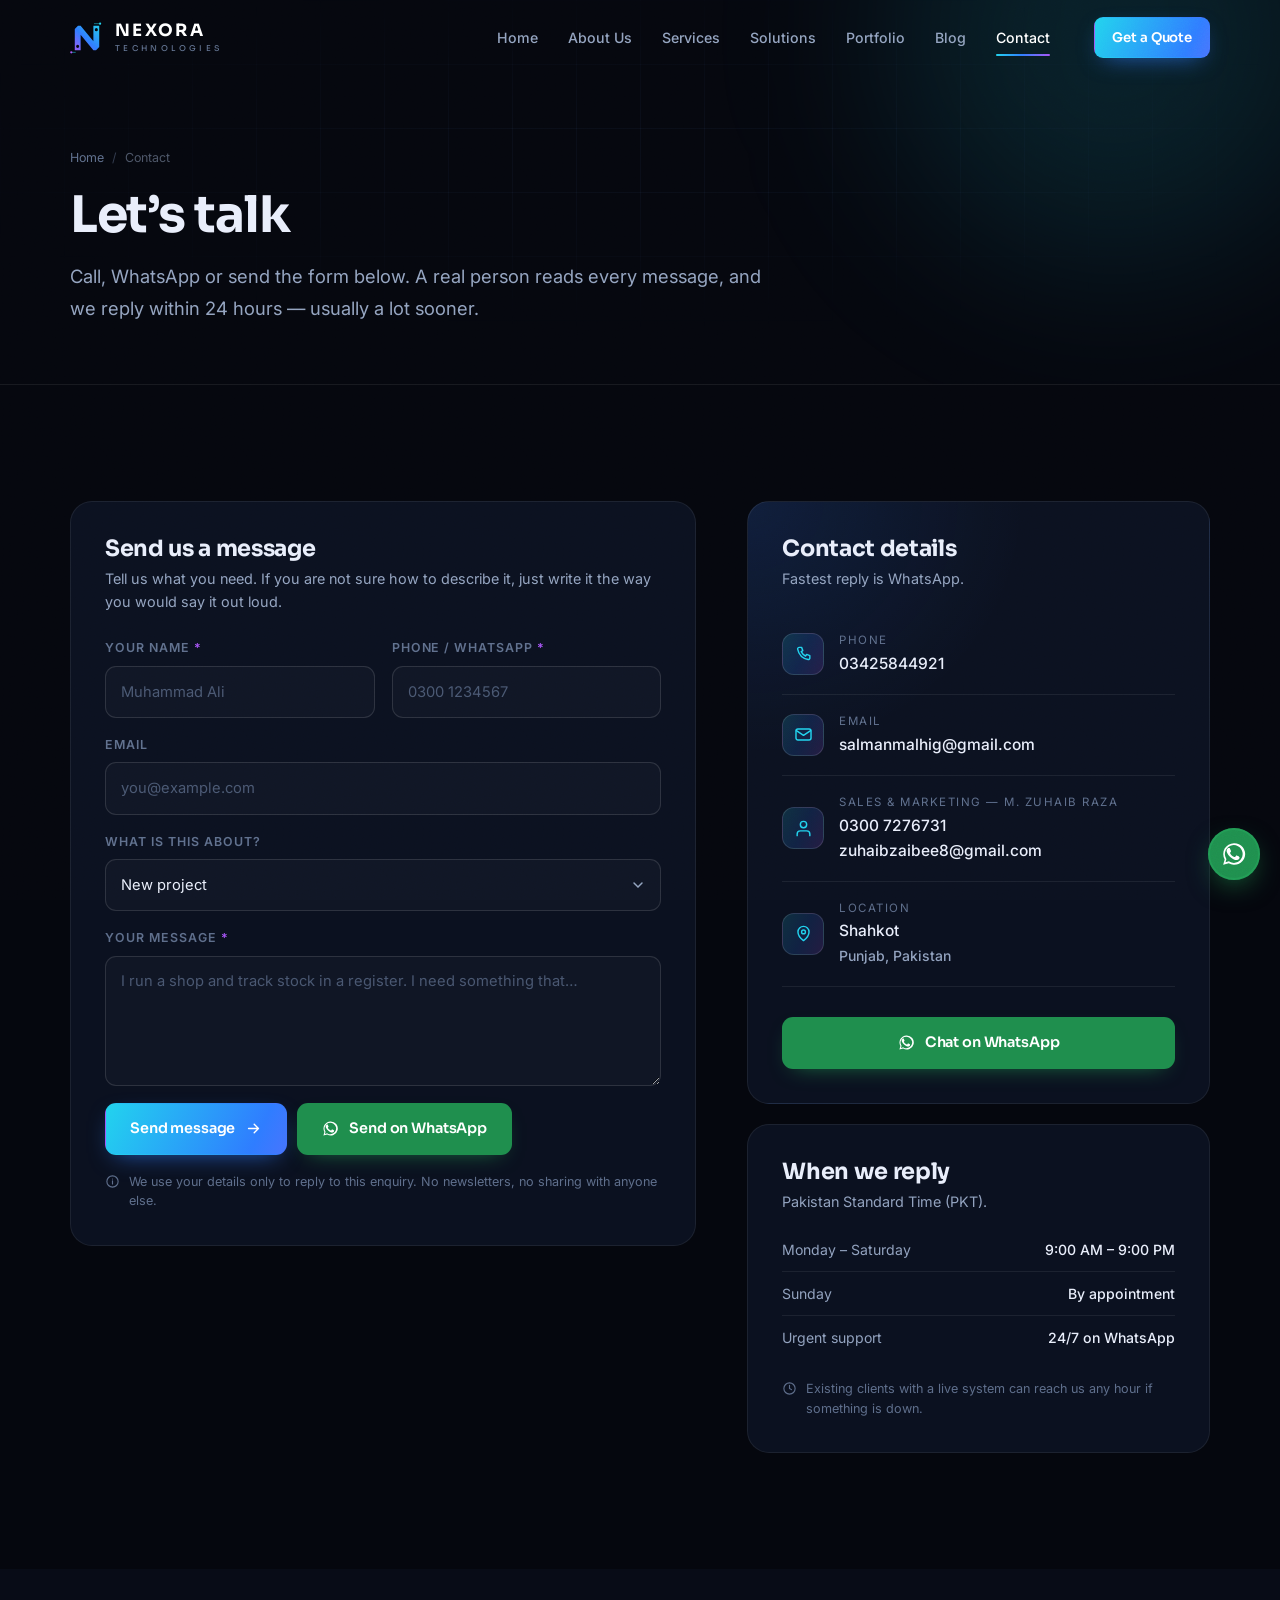
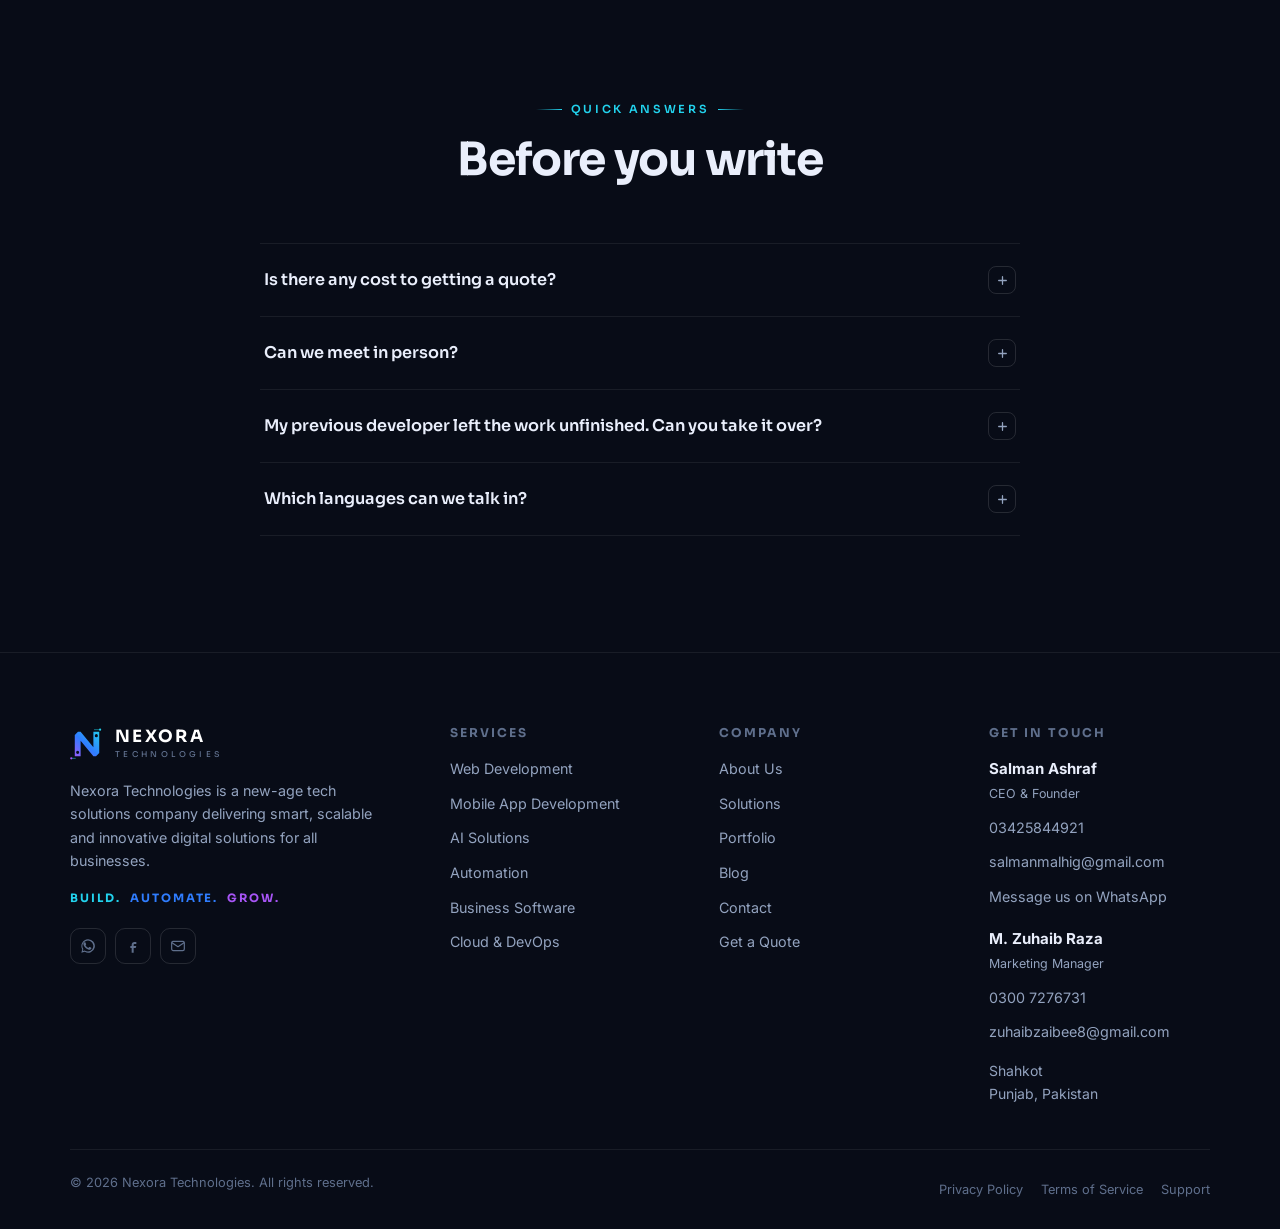
<file: contact.html>
<!DOCTYPE html>
<html lang="en">
<head>
<meta charset="utf-8">
<meta name="viewport" content="width=device-width, initial-scale=1">
<title>Contact Us — Nexora Technologies</title>
<meta name="description" content="Talk to Nexora Technologies. Call 0342 5844921, message us on WhatsApp, or send an enquiry — we reply within 24 hours.">
<meta name="theme-color" content="#05070e">
<link rel="icon" href="assets/img/favicon.svg" type="image/svg+xml">
<meta property="og:type" content="website">
<meta property="og:title" content="Contact Nexora Technologies">
<meta property="og:description" content="Talk to Nexora Technologies. Call 0342 5844921, message us on WhatsApp, or send an enquiry — we reply within 24 hours.">
<meta property="og:image" content="assets/img/og.jpg">
<meta name="twitter:card" content="summary_large_image">
<link rel="preconnect" href="https://fonts.googleapis.com">
<link rel="preconnect" href="https://fonts.gstatic.com" crossorigin>
<link href="https://fonts.googleapis.com/css2?family=Sora:wght@400;500;600;700;800&family=Inter:wght@400;500;600&display=swap" rel="stylesheet">
<link rel="stylesheet" href="assets/css/style.css">
</head>
<body>
<a href="#main" class="skip-link">Skip to content</a>

<!-- ===== header ===== -->
<header class="hdr">
  <div class="hdr__in">
    <a href="index.html" class="brand" aria-label="Nexora Technologies, home">
      <img src="assets/img/logo.svg" alt="" class="brand__mark" width="34" height="34">
      <span class="brand__type">
        <span class="brand__name">NEXORA</span>
        <span class="brand__sub">TECHNOLOGIES</span>
      </span>
    </a>
    <nav class="nav" aria-label="Main">
      <a href="index.html">Home</a>
      <a href="about.html">About Us</a>
      <a href="services.html">Services</a>
      <a href="solutions.html">Solutions</a>
      <a href="portfolio.html">Portfolio</a>
      <a href="blog.html">Blog</a>
      <a href="contact.html" aria-current="page">Contact</a>
    </nav>
    <a href="quote.html" class="btn btn--primary btn--sm hdr__cta">Get a Quote</a>
    <button class="burger" type="button" aria-expanded="false" aria-controls="drawer" aria-label="Open menu"><span></span></button>
  </div>
</header>
<div class="drawer" id="drawer">
  <a href="index.html">Home</a>
  <a href="about.html">About Us</a>
  <a href="services.html">Services</a>
  <a href="solutions.html">Solutions</a>
  <a href="portfolio.html">Portfolio</a>
  <a href="blog.html">Blog</a>
  <a href="contact.html" aria-current="page">Contact</a>
  <a href="quote.html" class="btn btn--primary">Get a Quote</a>
</div>

<main id="main">

<!-- ===== banner ===== -->
<section class="banner">
  <div class="mesh"></div>
  <div class="glow glow--cyan" style="width:450px;height:450px;top:-190px;right:-60px"></div>
  <div class="shell above">
    <nav class="crumb" aria-label="Breadcrumb"><a href="index.html">Home</a><span>/</span><span class="dim">Contact</span></nav>
    <h1>Let&rsquo;s talk</h1>
    <p class="lead">
      Call, WhatsApp or send the form below. A real person reads every message, and we
      reply within 24 hours — usually a lot sooner.
    </p>
  </div>
</section>

<!-- ===== contact ===== -->
<section class="sec">
  <div class="shell">
    <div class="contact-grid">

      <!-- form -->
      <div class="panel" data-reveal>
        <h3>Send us a message</h3>
        <p class="panel__sub">
          Tell us what you need. If you are not sure how to describe it, just write it the
          way you would say it out loud.
        </p>

        <form class="form" data-form data-subject="Nexora — Contact form enquiry" novalidate>
          <div class="form__row">
            <div class="field">
              <label for="c-name">Your name <span class="req">*</span></label>
              <input type="text" id="c-name" name="name" data-label="Name" placeholder="Muhammad Ali" required autocomplete="name">
              <span class="field__err"></span>
            </div>
            <div class="field">
              <label for="c-phone">Phone / WhatsApp <span class="req">*</span></label>
              <input type="tel" id="c-phone" name="phone" data-label="Phone" placeholder="0300 1234567" required autocomplete="tel">
              <span class="field__err"></span>
            </div>
          </div>

          <div class="field">
            <label for="c-email">Email</label>
            <input type="email" id="c-email" name="email" data-label="Email" placeholder="you@example.com" autocomplete="email">
            <span class="field__err"></span>
          </div>

          <div class="field">
            <label for="c-topic">What is this about?</label>
            <select id="c-topic" name="topic" data-label="Topic">
              <option value="New project">New project</option>
              <option value="Website">Website</option>
              <option value="Mobile app">Mobile app</option>
              <option value="Automation / bots">Automation / bots</option>
              <option value="Business software">Business software</option>
              <option value="Support for an existing system">Support for an existing system</option>
              <option value="Something else">Something else</option>
            </select>
          </div>

          <div class="field">
            <label for="c-message">Your message <span class="req">*</span></label>
            <textarea id="c-message" name="message" data-label="Message" placeholder="I run a shop and track stock in a register. I need something that…" required></textarea>
            <span class="field__err"></span>
          </div>

          <div class="form__status" role="status" aria-live="polite"></div>

          <div class="row" style="gap:10px">
            <button type="submit" class="btn btn--primary">
              Send message
              <svg viewBox="0 0 24 24" fill="none" stroke="currentColor" stroke-width="2" stroke-linecap="round" stroke-linejoin="round"><path d="M5 12h14M13 6l6 6-6 6"/></svg>
            </button>
            <button type="button" class="btn btn--wa" data-wa-send>
              <svg viewBox="0 0 24 24" fill="currentColor"><path d="M12 2a10 10 0 0 0-8.6 15L2 22l5.2-1.4A10 10 0 1 0 12 2zm0 18.2c-1.6 0-3.1-.4-4.4-1.2l-.3-.2-3.1.8.8-3-.2-.3a8.2 8.2 0 1 1 7.2 3.9zm4.6-5.8c-.3-.2-1.7-.9-2-1-.3-.1-.5-.1-.7.1-.2.3-.7 1-.9 1.2-.2.2-.3.2-.6.1-1.7-.9-2.9-1.6-4-3.6-.3-.5.3-.5.8-1.5.1-.2 0-.4 0-.5s-.7-1.6-.9-2.2c-.2-.6-.5-.5-.7-.5h-.6c-.2 0-.5.1-.8.4-.3.3-1 1-1 2.4s1.1 2.8 1.2 3c.1.2 2.1 3.2 5.1 4.5 1.9.8 2.6.9 3.5.7.6-.1 1.7-.7 1.9-1.3.2-.7.2-1.2.2-1.3-.1-.2-.3-.3-.5-.4z"/></svg>
              Send on WhatsApp
            </button>
          </div>

          <p class="form__note">
            <svg viewBox="0 0 24 24" fill="none" stroke="currentColor" stroke-width="1.8" stroke-linecap="round" stroke-linejoin="round"><circle cx="12" cy="12" r="9"/><path d="M12 16v-5M12 8h.01"/></svg>
            We use your details only to reply to this enquiry. No newsletters, no sharing with anyone else.
          </p>
        </form>
      </div>

      <!-- details -->
      <div class="stack" style="gap:clamp(14px,2vw,20px)" data-reveal data-reveal-delay="100">
        <div class="panel panel--accent">
          <h3>Contact details</h3>
          <p class="panel__sub">Fastest reply is WhatsApp.</p>

          <div class="crow">
            <div class="crow__ico"><svg viewBox="0 0 24 24" fill="none" stroke="currentColor" stroke-width="1.8" stroke-linecap="round" stroke-linejoin="round"><path d="M6.6 3h3l1.5 4-2 1.4a12 12 0 0 0 5.5 5.5l1.4-2 4 1.5v3a2 2 0 0 1-2.2 2A17 17 0 0 1 4.6 5.2 2 2 0 0 1 6.6 3z"/></svg></div>
            <div>
              <div class="crow__l">Phone</div>
              <a class="crow__v" href="tel:+923425844921" data-cfg="phone">0342 5844921</a>
            </div>
          </div>

          <div class="crow">
            <div class="crow__ico"><svg viewBox="0 0 24 24" fill="none" stroke="currentColor" stroke-width="1.8" stroke-linecap="round" stroke-linejoin="round"><rect x="2.5" y="5" width="19" height="14" rx="2.5"/><path d="m3 7 9 6 9-6"/></svg></div>
            <div>
              <div class="crow__l">Email</div>
              <a class="crow__v" href="mailto:salmanmalhig@gmail.com" data-cfg="email">salmanmalhig@gmail.com</a>
            </div>
          </div>

          <div class="crow">
            <div class="crow__ico"><svg viewBox="0 0 24 24" fill="none" stroke="currentColor" stroke-width="1.8" stroke-linecap="round" stroke-linejoin="round"><path d="M20 21v-2a4 4 0 0 0-4-4H8a4 4 0 0 0-4 4v2"/><circle cx="12" cy="7" r="4"/></svg></div>
            <div>
              <div class="crow__l">Sales &amp; Marketing &mdash; M. Zuhaib Raza</div>
              <a class="crow__v" href="tel:+923007276731">0300 7276731</a>
              <a class="crow__v small dim" href="mailto:zuhaibzaibee8@gmail.com" style="display:block">zuhaibzaibee8@gmail.com</a>
            </div>
          </div>

          <div class="crow">
            <div class="crow__ico"><svg viewBox="0 0 24 24" fill="none" stroke="currentColor" stroke-width="1.8" stroke-linecap="round" stroke-linejoin="round"><path d="M12 21s7-5.4 7-11a7 7 0 1 0-14 0c0 5.6 7 11 7 11z"/><circle cx="12" cy="10" r="2.4"/></svg></div>
            <div>
              <div class="crow__l">Location</div>
              <div class="crow__v">Shahkot<br><span class="dim small">Punjab, Pakistan</span></div>
            </div>
          </div>

          <a href="#" data-cfg="wa" target="_blank" rel="noopener" class="btn btn--wa btn--block mt-3">
            <svg viewBox="0 0 24 24" fill="currentColor"><path d="M12 2a10 10 0 0 0-8.6 15L2 22l5.2-1.4A10 10 0 1 0 12 2zm0 18.2c-1.6 0-3.1-.4-4.4-1.2l-.3-.2-3.1.8.8-3-.2-.3a8.2 8.2 0 1 1 7.2 3.9zm4.6-5.8c-.3-.2-1.7-.9-2-1-.3-.1-.5-.1-.7.1-.2.3-.7 1-.9 1.2-.2.2-.3.2-.6.1-1.7-.9-2.9-1.6-4-3.6-.3-.5.3-.5.8-1.5.1-.2 0-.4 0-.5s-.7-1.6-.9-2.2c-.2-.6-.5-.5-.7-.5h-.6c-.2 0-.5.1-.8.4-.3.3-1 1-1 2.4s1.1 2.8 1.2 3c.1.2 2.1 3.2 5.1 4.5 1.9.8 2.6.9 3.5.7.6-.1 1.7-.7 1.9-1.3.2-.7.2-1.2.2-1.3-.1-.2-.3-.3-.5-.4z"/></svg>
            Chat on WhatsApp
          </a>
        </div>

        <div class="panel">
          <h3>When we reply</h3>
          <p class="panel__sub">Pakistan Standard Time (PKT).</p>
          <ul class="hours">
            <li><span>Monday &ndash; Saturday</span><strong>9:00 AM &ndash; 9:00 PM</strong></li>
            <li><span>Sunday</span><strong>By appointment</strong></li>
            <li><span>Urgent support</span><strong>24/7 on WhatsApp</strong></li>
          </ul>
          <p class="form__note mt-3">
            <svg viewBox="0 0 24 24" fill="none" stroke="currentColor" stroke-width="1.8" stroke-linecap="round" stroke-linejoin="round"><circle cx="12" cy="12" r="9"/><path d="M12 7v5l3.2 1.8"/></svg>
            Existing clients with a live system can reach us any hour if something is down.
          </p>
        </div>
      </div>

    </div>
  </div>
</section>

<!-- ===== faq ===== -->
<section class="sec sec--alt">
  <div class="shell shell--narrow">
    <div class="sec-head sec-head--center" data-reveal>
      <p class="eyebrow eyebrow--center">Quick answers</p>
      <h2>Before you write</h2>
    </div>

    <div class="acc" data-reveal>
      <div class="acc__item">
        <button class="acc__btn" type="button" aria-expanded="false">
          Is there any cost to getting a quote?
          <span class="acc__sign"><svg viewBox="0 0 24 24" fill="none" stroke="currentColor" stroke-width="2.4" stroke-linecap="round"><path d="M12 5v14M5 12h14"/></svg></span>
        </button>
        <div class="acc__panel"><div><p>No. The scoping call and the written scope with a fixed price are both free, and you are under no obligation to hire us afterwards. Plenty of people take our scope document and use it to get comparison quotes — that is fine.</p></div></div>
      </div>
      <div class="acc__item">
        <button class="acc__btn" type="button" aria-expanded="false">
          Can we meet in person?
          <span class="acc__sign"><svg viewBox="0 0 24 24" fill="none" stroke="currentColor" stroke-width="2.4" stroke-linecap="round"><path d="M12 5v14M5 12h14"/></svg></span>
        </button>
        <div class="acc__panel"><div><p>Yes, if you are in or near Shahkot or Faisalabad. For everyone else a video or voice call works just as well — most of our projects are delivered entirely remotely.</p></div></div>
      </div>
      <div class="acc__item">
        <button class="acc__btn" type="button" aria-expanded="false">
          My previous developer left the work unfinished. Can you take it over?
          <span class="acc__sign"><svg viewBox="0 0 24 24" fill="none" stroke="currentColor" stroke-width="2.4" stroke-linecap="round"><path d="M12 5v14M5 12h14"/></svg></span>
        </button>
        <div class="acc__panel"><div><p>Yes, we take over half-finished and abandoned projects regularly. Send us whatever you have — code, logins, or even just the live URL — and we will audit it and tell you honestly whether it is worth continuing or cheaper to rebuild.</p></div></div>
      </div>
      <div class="acc__item">
        <button class="acc__btn" type="button" aria-expanded="false">
          Which languages can we talk in?
          <span class="acc__sign"><svg viewBox="0 0 24 24" fill="none" stroke="currentColor" stroke-width="2.4" stroke-linecap="round"><path d="M12 5v14M5 12h14"/></svg></span>
        </button>
        <div class="acc__panel"><div><p>Urdu, Punjabi or English — whichever is comfortable. Documents and written scopes come in English by default, but we will walk you through them verbally in Urdu.</p></div></div>
      </div>
    </div>
  </div>
</section>

</main>

<!-- ===== footer ===== -->
<footer class="ftr">
  <div class="shell">
    <div class="ftr__grid">
      <div class="ftr__about">
        <a href="index.html" class="brand" aria-label="Nexora Technologies, home">
          <img src="assets/img/logo.svg" alt="" class="brand__mark" width="34" height="34">
          <span class="brand__type">
            <span class="brand__name">NEXORA</span>
            <span class="brand__sub">TECHNOLOGIES</span>
          </span>
        </a>
        <p>Nexora Technologies is a new-age tech solutions company delivering smart, scalable and innovative digital solutions for all businesses.</p>
        <div class="ftr__tagline"><span>Build.</span><span>Automate.</span><span>Grow.</span></div>
        <div class="ftr__social">
          <a href="#" data-cfg="wa" target="_blank" rel="noopener" aria-label="WhatsApp">
            <svg viewBox="0 0 24 24" fill="currentColor"><path d="M12 2a10 10 0 0 0-8.6 15L2 22l5.2-1.4A10 10 0 1 0 12 2zm0 18.2c-1.6 0-3.1-.4-4.4-1.2l-.3-.2-3.1.8.8-3-.2-.3a8.2 8.2 0 1 1 7.2 3.9zm4.6-5.8c-.3-.2-1.7-.9-2-1-.3-.1-.5-.1-.7.1-.2.3-.7 1-.9 1.2-.2.2-.3.2-.6.1-1.7-.9-2.9-1.6-4-3.6-.3-.5.3-.5.8-1.5.1-.2 0-.4 0-.5s-.7-1.6-.9-2.2c-.2-.6-.5-.5-.7-.5h-.6c-.2 0-.5.1-.8.4-.3.3-1 1-1 2.4s1.1 2.8 1.2 3c.1.2 2.1 3.2 5.1 4.5 1.9.8 2.6.9 3.5.7.6-.1 1.7-.7 1.9-1.3.2-.7.2-1.2.2-1.3-.1-.2-.3-.3-.5-.4z"/></svg>
          </a>
          <a href="https://www.facebook.com/" target="_blank" rel="noopener" aria-label="Facebook">
            <svg viewBox="0 0 24 24" fill="currentColor"><path d="M14 9h3V6h-3c-2.2 0-4 1.8-4 4v2H8v3h2v7h3v-7h3l1-3h-4v-2c0-.6.4-1 1-1z"/></svg>
          </a>
          <a href="mailto:salmanmalhig@gmail.com" aria-label="Email">
            <svg viewBox="0 0 24 24" fill="none" stroke="currentColor" stroke-width="1.8" stroke-linecap="round" stroke-linejoin="round"><rect x="2.5" y="5" width="19" height="14" rx="2.5"/><path d="m3 7 9 6 9-6"/></svg>
          </a>
        </div>
      </div>

      <div>
        <h4>Services</h4>
        <div class="ftr__links">
          <a href="services.html#web">Web Development</a>
          <a href="services.html#mobile">Mobile App Development</a>
          <a href="services.html#ai">AI Solutions</a>
          <a href="services.html#automation">Automation</a>
          <a href="services.html#software">Business Software</a>
          <a href="services.html#cloud">Cloud &amp; DevOps</a>
        </div>
      </div>

      <div>
        <h4>Company</h4>
        <div class="ftr__links">
          <a href="about.html">About Us</a>
          <a href="solutions.html">Solutions</a>
          <a href="portfolio.html">Portfolio</a>
          <a href="blog.html">Blog</a>
          <a href="contact.html">Contact</a>
          <a href="quote.html">Get a Quote</a>
        </div>
      </div>

      <div>
        <h4>Get in touch</h4>
        <div class="ftr__links">
          <div class="ftr__person">
            <span class="ftr__person-name">Salman Ashraf</span>
            <span class="ftr__person-role">CEO &amp; Founder</span>
          </div>
          <a href="tel:+923425844921" data-cfg="phone">0342 5844921</a>
          <a href="mailto:salmanmalhig@gmail.com" data-cfg="email">salmanmalhig@gmail.com</a>
          <a href="#" data-cfg="wa" target="_blank" rel="noopener">Message us on WhatsApp</a>
          <div class="ftr__person" style="margin-top:8px">
            <span class="ftr__person-name">M. Zuhaib Raza</span>
            <span class="ftr__person-role">Marketing Manager</span>
          </div>
          <a href="tel:+923007276731">0300 7276731</a>
          <a href="mailto:zuhaibzaibee8@gmail.com" class="small">zuhaibzaibee8@gmail.com</a>
          <span class="dim small" style="margin-top:4px">Shahkot<br>Punjab, Pakistan</span>
        </div>
      </div>
    </div>

    <div class="ftr__bar">
      <p>&copy; <span data-year>2026</span> Nexora Technologies. All rights reserved.</p>
      <nav aria-label="Legal">
        <a href="privacy.html">Privacy Policy</a>
        <a href="terms.html">Terms of Service</a>
        <a href="contact.html">Support</a>
      </nav>
    </div>
  </div>
</footer>

<a href="https://wa.me/923007276731" class="wa-float" target="_blank" rel="noopener" aria-label="Chat with Sales on WhatsApp">
  <svg viewBox="0 0 24 24" fill="currentColor"><path d="M12 2a10 10 0 0 0-8.6 15L2 22l5.2-1.4A10 10 0 1 0 12 2zm0 18.2c-1.6 0-3.1-.4-4.4-1.2l-.3-.2-3.1.8.8-3-.2-.3a8.2 8.2 0 1 1 7.2 3.9zm4.6-5.8c-.3-.2-1.7-.9-2-1-.3-.1-.5-.1-.7.1-.2.3-.7 1-.9 1.2-.2.2-.3.2-.6.1-1.7-.9-2.9-1.6-4-3.6-.3-.5.3-.5.8-1.5.1-.2 0-.4 0-.5s-.7-1.6-.9-2.2c-.2-.6-.5-.5-.7-.5h-.6c-.2 0-.5.1-.8.4-.3.3-1 1-1 2.4s1.1 2.8 1.2 3c.1.2 2.1 3.2 5.1 4.5 1.9.8 2.6.9 3.5.7.6-.1 1.7-.7 1.9-1.3.2-.7.2-1.2.2-1.3-.1-.2-.3-.3-.5-.4z"/></svg>
</a>

<script src="assets/js/main.js" defer></script>
</body>
</html>
</file>
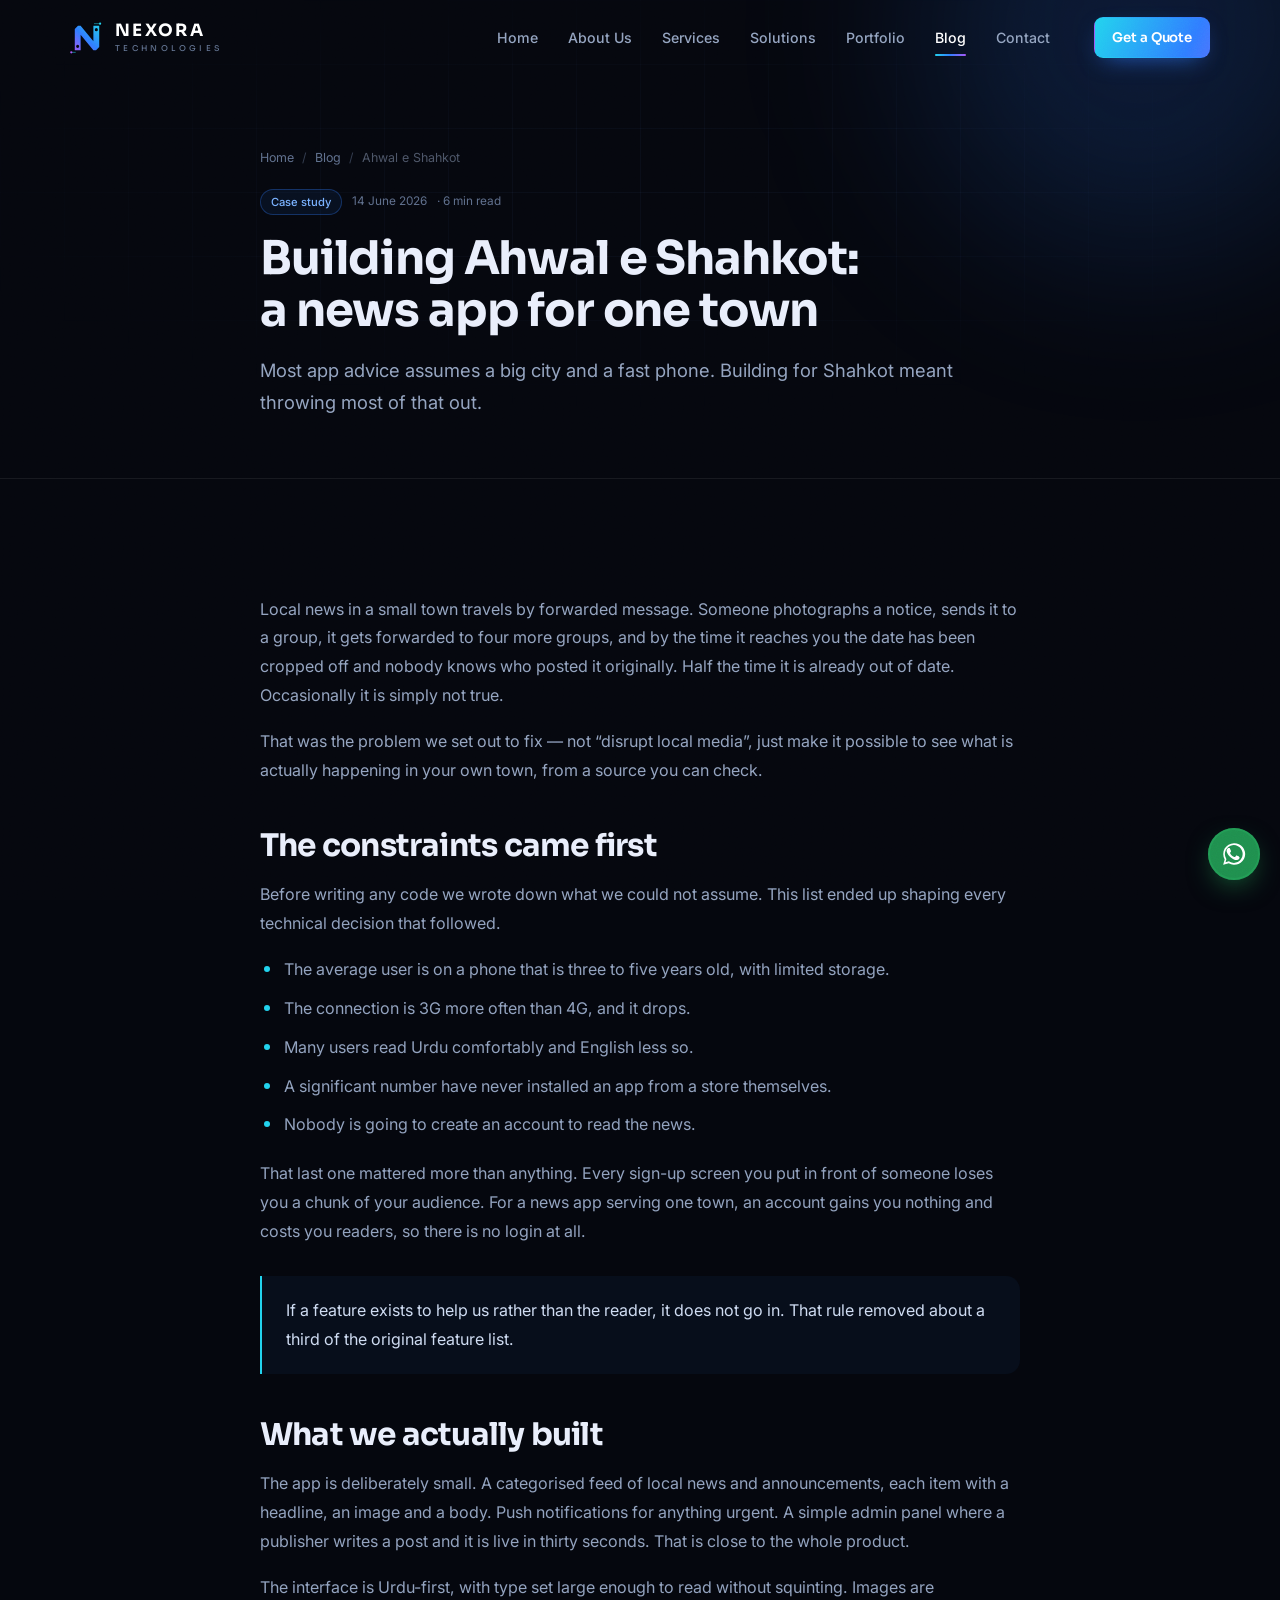
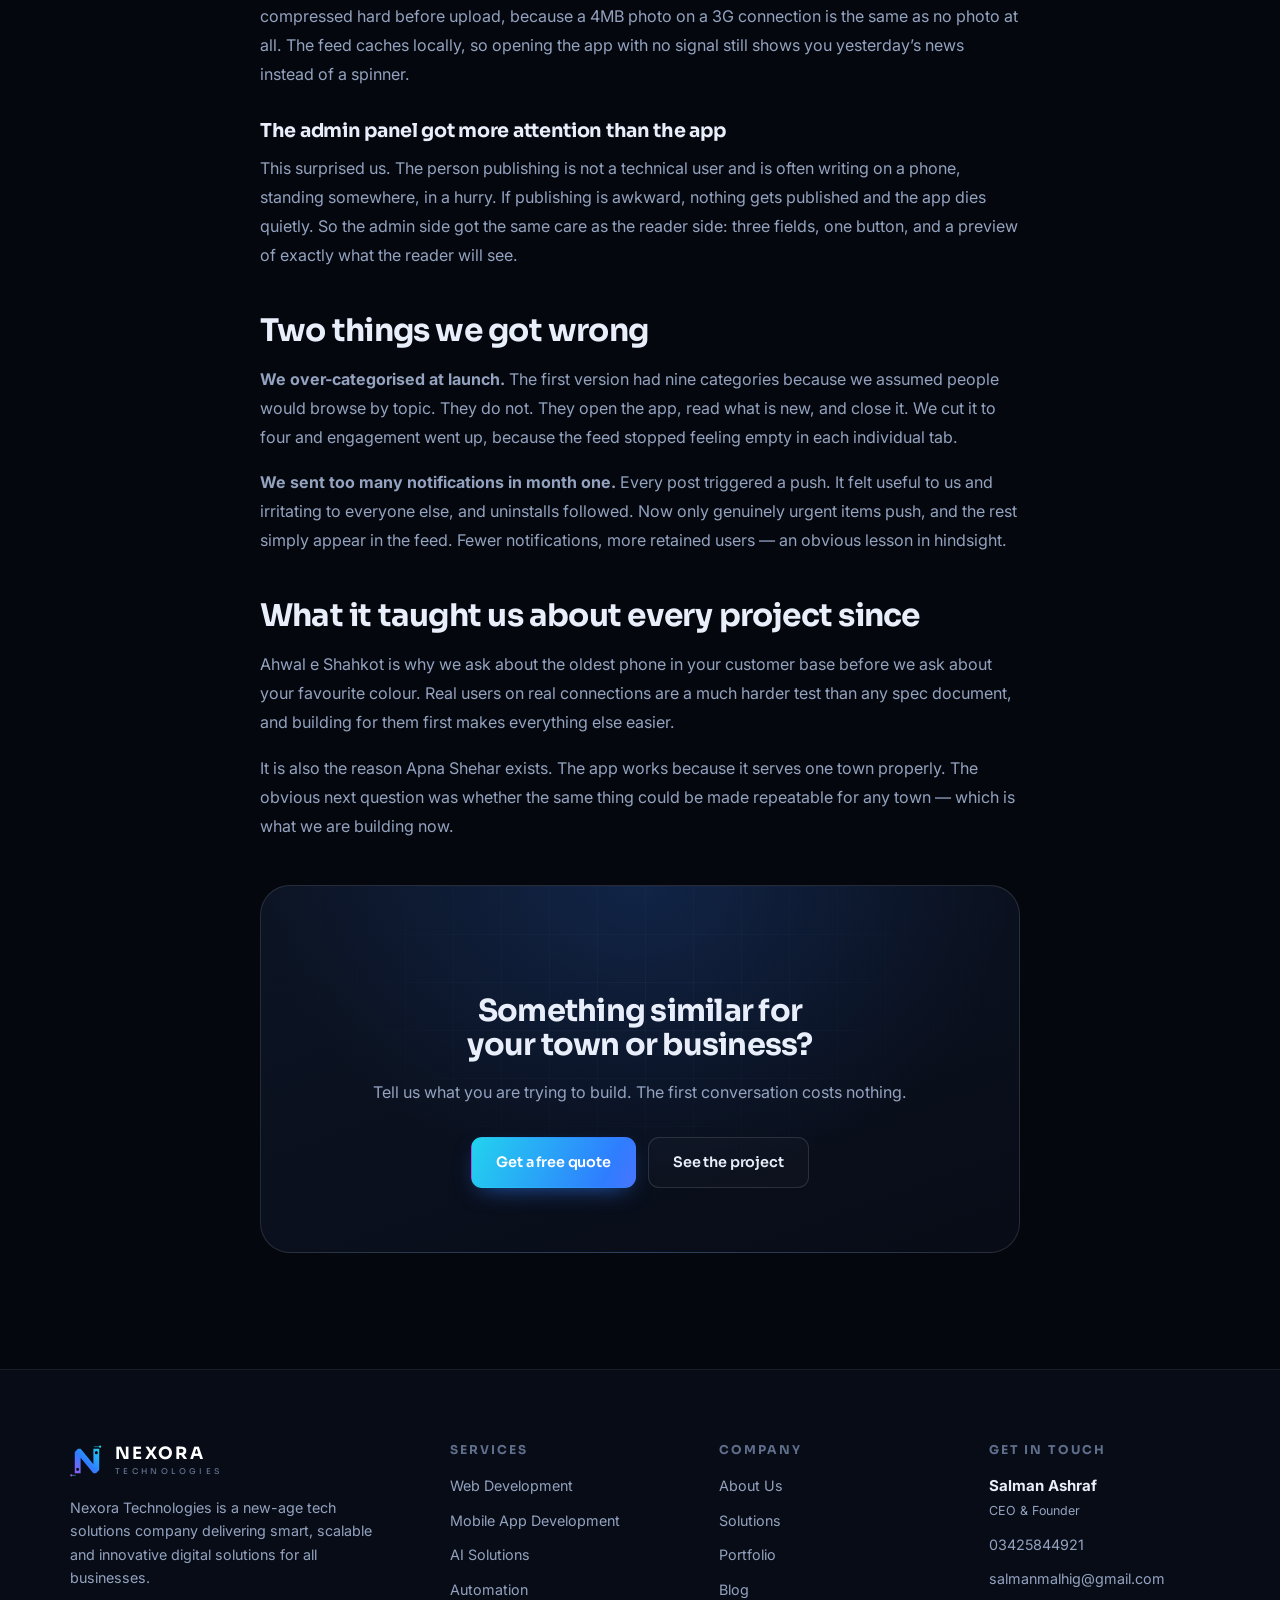
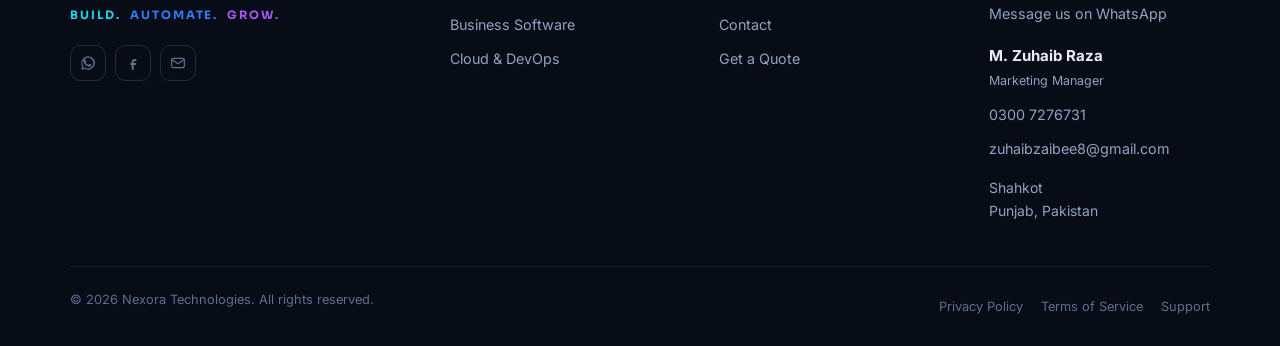
<file: post-ahwal-e-shahkot.html>
<!DOCTYPE html>
<html lang="en">
<head>
<meta charset="utf-8">
<meta name="viewport" content="width=device-width, initial-scale=1">
<title>Building Ahwal e Shahkot: a news app for one town | Nexora</title>
<meta name="description" content="How we built a local news app for Shahkot — the constraints, the choices, and what we would do differently.">
<meta name="theme-color" content="#05070e">
<link rel="icon" href="assets/img/favicon.svg" type="image/svg+xml">
<meta property="og:type" content="website">
<meta property="og:title" content="Building Ahwal e Shahkot">
<meta property="og:description" content="How we built a local news app for Shahkot — the constraints, the choices, and what we would do differently.">
<meta property="og:image" content="assets/img/og.jpg">
<meta name="twitter:card" content="summary_large_image">
<link rel="preconnect" href="https://fonts.googleapis.com">
<link rel="preconnect" href="https://fonts.gstatic.com" crossorigin>
<link href="https://fonts.googleapis.com/css2?family=Sora:wght@400;500;600;700;800&family=Inter:wght@400;500;600&display=swap" rel="stylesheet">
<link rel="stylesheet" href="assets/css/style.css">
</head>
<body>
<a href="#main" class="skip-link">Skip to content</a>

<!-- ===== header ===== -->
<header class="hdr">
  <div class="hdr__in">
    <a href="index.html" class="brand" aria-label="Nexora Technologies, home">
      <img src="assets/img/logo.svg" alt="" class="brand__mark" width="34" height="34">
      <span class="brand__type">
        <span class="brand__name">NEXORA</span>
        <span class="brand__sub">TECHNOLOGIES</span>
      </span>
    </a>
    <nav class="nav" aria-label="Main">
      <a href="index.html">Home</a>
      <a href="about.html">About Us</a>
      <a href="services.html">Services</a>
      <a href="solutions.html">Solutions</a>
      <a href="portfolio.html">Portfolio</a>
      <a href="blog.html" aria-current="page">Blog</a>
      <a href="contact.html">Contact</a>
    </nav>
    <a href="quote.html" class="btn btn--primary btn--sm hdr__cta">Get a Quote</a>
    <button class="burger" type="button" aria-expanded="false" aria-controls="drawer" aria-label="Open menu"><span></span></button>
  </div>
</header>
<div class="drawer" id="drawer">
  <a href="index.html">Home</a>
  <a href="about.html">About Us</a>
  <a href="services.html">Services</a>
  <a href="solutions.html">Solutions</a>
  <a href="portfolio.html">Portfolio</a>
  <a href="blog.html" aria-current="page">Blog</a>
  <a href="contact.html">Contact</a>
  <a href="quote.html" class="btn btn--primary">Get a Quote</a>
</div>

<main id="main">

<section class="banner">
  <div class="mesh"></div>
  <div class="glow glow--blue" style="width:440px;height:440px;top:-190px;right:-80px"></div>
  <div class="shell shell--narrow above">
    <nav class="crumb" aria-label="Breadcrumb"><a href="index.html">Home</a><span>/</span><a href="blog.html">Blog</a><span>/</span><span class="dim">Ahwal e Shahkot</span></nav>
    <div class="post__meta mt-2" style="margin-bottom:0">
      <span class="chip chip--blue">Case study</span>
      <time datetime="2026-06-14">14 June 2026</time>
      <span>&middot; 6 min read</span>
    </div>
    <h1 style="font-size:clamp(1.9rem,4vw,2.9rem)">Building Ahwal e Shahkot: a news app for one town</h1>
    <p class="lead">
      Most app advice assumes a big city and a fast phone. Building for Shahkot meant
      throwing most of that out.
    </p>
  </div>
</section>

<section class="sec">
  <div class="shell">
    <article class="article" data-reveal>
      <p>
        Local news in a small town travels by forwarded message. Someone photographs a
        notice, sends it to a group, it gets forwarded to four more groups, and by the
        time it reaches you the date has been cropped off and nobody knows who posted
        it originally. Half the time it is already out of date. Occasionally it is
        simply not true.
      </p>
      <p>
        That was the problem we set out to fix &mdash; not &ldquo;disrupt local media&rdquo;,
        just make it possible to see what is actually happening in your own town, from a
        source you can check.
      </p>

      <h2>The constraints came first</h2>
      <p>
        Before writing any code we wrote down what we could not assume. This list ended up
        shaping every technical decision that followed.
      </p>
      <ul>
        <li>The average user is on a phone that is three to five years old, with limited storage.</li>
        <li>The connection is 3G more often than 4G, and it drops.</li>
        <li>Many users read Urdu comfortably and English less so.</li>
        <li>A significant number have never installed an app from a store themselves.</li>
        <li>Nobody is going to create an account to read the news.</li>
      </ul>
      <p>
        That last one mattered more than anything. Every sign-up screen you put in front of
        someone loses you a chunk of your audience. For a news app serving one town, an
        account gains you nothing and costs you readers, so there is no login at all.
      </p>

      <blockquote>
        <p>
          If a feature exists to help us rather than the reader, it does not go in.
          That rule removed about a third of the original feature list.
        </p>
      </blockquote>

      <h2>What we actually built</h2>
      <p>
        The app is deliberately small. A categorised feed of local news and announcements,
        each item with a headline, an image and a body. Push notifications for anything
        urgent. A simple admin panel where a publisher writes a post and it is live in
        thirty seconds. That is close to the whole product.
      </p>
      <p>
        The interface is Urdu-first, with type set large enough to read without squinting.
        Images are compressed hard before upload, because a 4MB photo on a 3G connection is
        the same as no photo at all. The feed caches locally, so opening the app with no
        signal still shows you yesterday&rsquo;s news instead of a spinner.
      </p>

      <h3>The admin panel got more attention than the app</h3>
      <p>
        This surprised us. The person publishing is not a technical user and is often
        writing on a phone, standing somewhere, in a hurry. If publishing is awkward,
        nothing gets published and the app dies quietly. So the admin side got the same
        care as the reader side: three fields, one button, and a preview of exactly what
        the reader will see.
      </p>

      <h2>Two things we got wrong</h2>
      <p>
        <strong>We over-categorised at launch.</strong> The first version had nine
        categories because we assumed people would browse by topic. They do not. They open
        the app, read what is new, and close it. We cut it to four and engagement went up,
        because the feed stopped feeling empty in each individual tab.
      </p>
      <p>
        <strong>We sent too many notifications in month one.</strong> Every post triggered
        a push. It felt useful to us and irritating to everyone else, and uninstalls
        followed. Now only genuinely urgent items push, and the rest simply appear in the
        feed. Fewer notifications, more retained users &mdash; an obvious lesson in
        hindsight.
      </p>

      <h2>What it taught us about every project since</h2>
      <p>
        Ahwal e Shahkot is why we ask about the oldest phone in your customer base before
        we ask about your favourite colour. Real users on real connections are a much
        harder test than any spec document, and building for them first makes everything
        else easier.
      </p>
      <p>
        It is also the reason <a href="portfolio.html#apna-shehar">Apna Shehar</a> exists.
        The app works because it serves one town properly. The obvious next question was
        whether the same thing could be made repeatable for any town &mdash; which is what
        we are building now.
      </p>

      <div class="cta mt-4">
        <h2 style="font-size:clamp(1.4rem,3vw,1.9rem)">Something similar for your town or business?</h2>
        <p class="lead">Tell us what you are trying to build. The first conversation costs nothing.</p>
        <div class="cta__actions">
          <a href="quote.html" class="btn btn--primary">Get a free quote</a>
          <a href="portfolio.html#ahwal-e-shahkot" class="btn btn--ghost">See the project</a>
        </div>
      </div>
    </article>
  </div>
</section>

</main>

<!-- ===== footer ===== -->
<footer class="ftr">
  <div class="shell">
    <div class="ftr__grid">
      <div class="ftr__about">
        <a href="index.html" class="brand" aria-label="Nexora Technologies, home">
          <img src="assets/img/logo.svg" alt="" class="brand__mark" width="34" height="34">
          <span class="brand__type">
            <span class="brand__name">NEXORA</span>
            <span class="brand__sub">TECHNOLOGIES</span>
          </span>
        </a>
        <p>Nexora Technologies is a new-age tech solutions company delivering smart, scalable and innovative digital solutions for all businesses.</p>
        <div class="ftr__tagline"><span>Build.</span><span>Automate.</span><span>Grow.</span></div>
        <div class="ftr__social">
          <a href="#" data-cfg="wa" target="_blank" rel="noopener" aria-label="WhatsApp">
            <svg viewBox="0 0 24 24" fill="currentColor"><path d="M12 2a10 10 0 0 0-8.6 15L2 22l5.2-1.4A10 10 0 1 0 12 2zm0 18.2c-1.6 0-3.1-.4-4.4-1.2l-.3-.2-3.1.8.8-3-.2-.3a8.2 8.2 0 1 1 7.2 3.9zm4.6-5.8c-.3-.2-1.7-.9-2-1-.3-.1-.5-.1-.7.1-.2.3-.7 1-.9 1.2-.2.2-.3.2-.6.1-1.7-.9-2.9-1.6-4-3.6-.3-.5.3-.5.8-1.5.1-.2 0-.4 0-.5s-.7-1.6-.9-2.2c-.2-.6-.5-.5-.7-.5h-.6c-.2 0-.5.1-.8.4-.3.3-1 1-1 2.4s1.1 2.8 1.2 3c.1.2 2.1 3.2 5.1 4.5 1.9.8 2.6.9 3.5.7.6-.1 1.7-.7 1.9-1.3.2-.7.2-1.2.2-1.3-.1-.2-.3-.3-.5-.4z"/></svg>
          </a>
          <a href="https://www.facebook.com/" target="_blank" rel="noopener" aria-label="Facebook">
            <svg viewBox="0 0 24 24" fill="currentColor"><path d="M14 9h3V6h-3c-2.2 0-4 1.8-4 4v2H8v3h2v7h3v-7h3l1-3h-4v-2c0-.6.4-1 1-1z"/></svg>
          </a>
          <a href="mailto:salmanmalhig@gmail.com" aria-label="Email">
            <svg viewBox="0 0 24 24" fill="none" stroke="currentColor" stroke-width="1.8" stroke-linecap="round" stroke-linejoin="round"><rect x="2.5" y="5" width="19" height="14" rx="2.5"/><path d="m3 7 9 6 9-6"/></svg>
          </a>
        </div>
      </div>

      <div>
        <h4>Services</h4>
        <div class="ftr__links">
          <a href="services.html#web">Web Development</a>
          <a href="services.html#mobile">Mobile App Development</a>
          <a href="services.html#ai">AI Solutions</a>
          <a href="services.html#automation">Automation</a>
          <a href="services.html#software">Business Software</a>
          <a href="services.html#cloud">Cloud &amp; DevOps</a>
        </div>
      </div>

      <div>
        <h4>Company</h4>
        <div class="ftr__links">
          <a href="about.html">About Us</a>
          <a href="solutions.html">Solutions</a>
          <a href="portfolio.html">Portfolio</a>
          <a href="blog.html">Blog</a>
          <a href="contact.html">Contact</a>
          <a href="quote.html">Get a Quote</a>
        </div>
      </div>

      <div>
        <h4>Get in touch</h4>
        <div class="ftr__links">
          <div class="ftr__person">
            <span class="ftr__person-name">Salman Ashraf</span>
            <span class="ftr__person-role">CEO &amp; Founder</span>
          </div>
          <a href="tel:+923425844921" data-cfg="phone">0342 5844921</a>
          <a href="mailto:salmanmalhig@gmail.com" data-cfg="email">salmanmalhig@gmail.com</a>
          <a href="#" data-cfg="wa" target="_blank" rel="noopener">Message us on WhatsApp</a>
          <div class="ftr__person" style="margin-top:8px">
            <span class="ftr__person-name">M. Zuhaib Raza</span>
            <span class="ftr__person-role">Marketing Manager</span>
          </div>
          <a href="tel:+923007276731">0300 7276731</a>
          <a href="mailto:zuhaibzaibee8@gmail.com" class="small">zuhaibzaibee8@gmail.com</a>
          <span class="dim small" style="margin-top:4px">Shahkot<br>Punjab, Pakistan</span>
        </div>
      </div>
    </div>

    <div class="ftr__bar">
      <p>&copy; <span data-year>2026</span> Nexora Technologies. All rights reserved.</p>
      <nav aria-label="Legal">
        <a href="privacy.html">Privacy Policy</a>
        <a href="terms.html">Terms of Service</a>
        <a href="contact.html">Support</a>
      </nav>
    </div>
  </div>
</footer>

<a href="https://wa.me/923007276731" class="wa-float" target="_blank" rel="noopener" aria-label="Chat with Sales on WhatsApp">
  <svg viewBox="0 0 24 24" fill="currentColor"><path d="M12 2a10 10 0 0 0-8.6 15L2 22l5.2-1.4A10 10 0 1 0 12 2zm0 18.2c-1.6 0-3.1-.4-4.4-1.2l-.3-.2-3.1.8.8-3-.2-.3a8.2 8.2 0 1 1 7.2 3.9zm4.6-5.8c-.3-.2-1.7-.9-2-1-.3-.1-.5-.1-.7.1-.2.3-.7 1-.9 1.2-.2.2-.3.2-.6.1-1.7-.9-2.9-1.6-4-3.6-.3-.5.3-.5.8-1.5.1-.2 0-.4 0-.5s-.7-1.6-.9-2.2c-.2-.6-.5-.5-.7-.5h-.6c-.2 0-.5.1-.8.4-.3.3-1 1-1 2.4s1.1 2.8 1.2 3c.1.2 2.1 3.2 5.1 4.5 1.9.8 2.6.9 3.5.7.6-.1 1.7-.7 1.9-1.3.2-.7.2-1.2.2-1.3-.1-.2-.3-.3-.5-.4z"/></svg>
</a>

<script src="assets/js/main.js" defer></script>
</body>
</html>
</file>
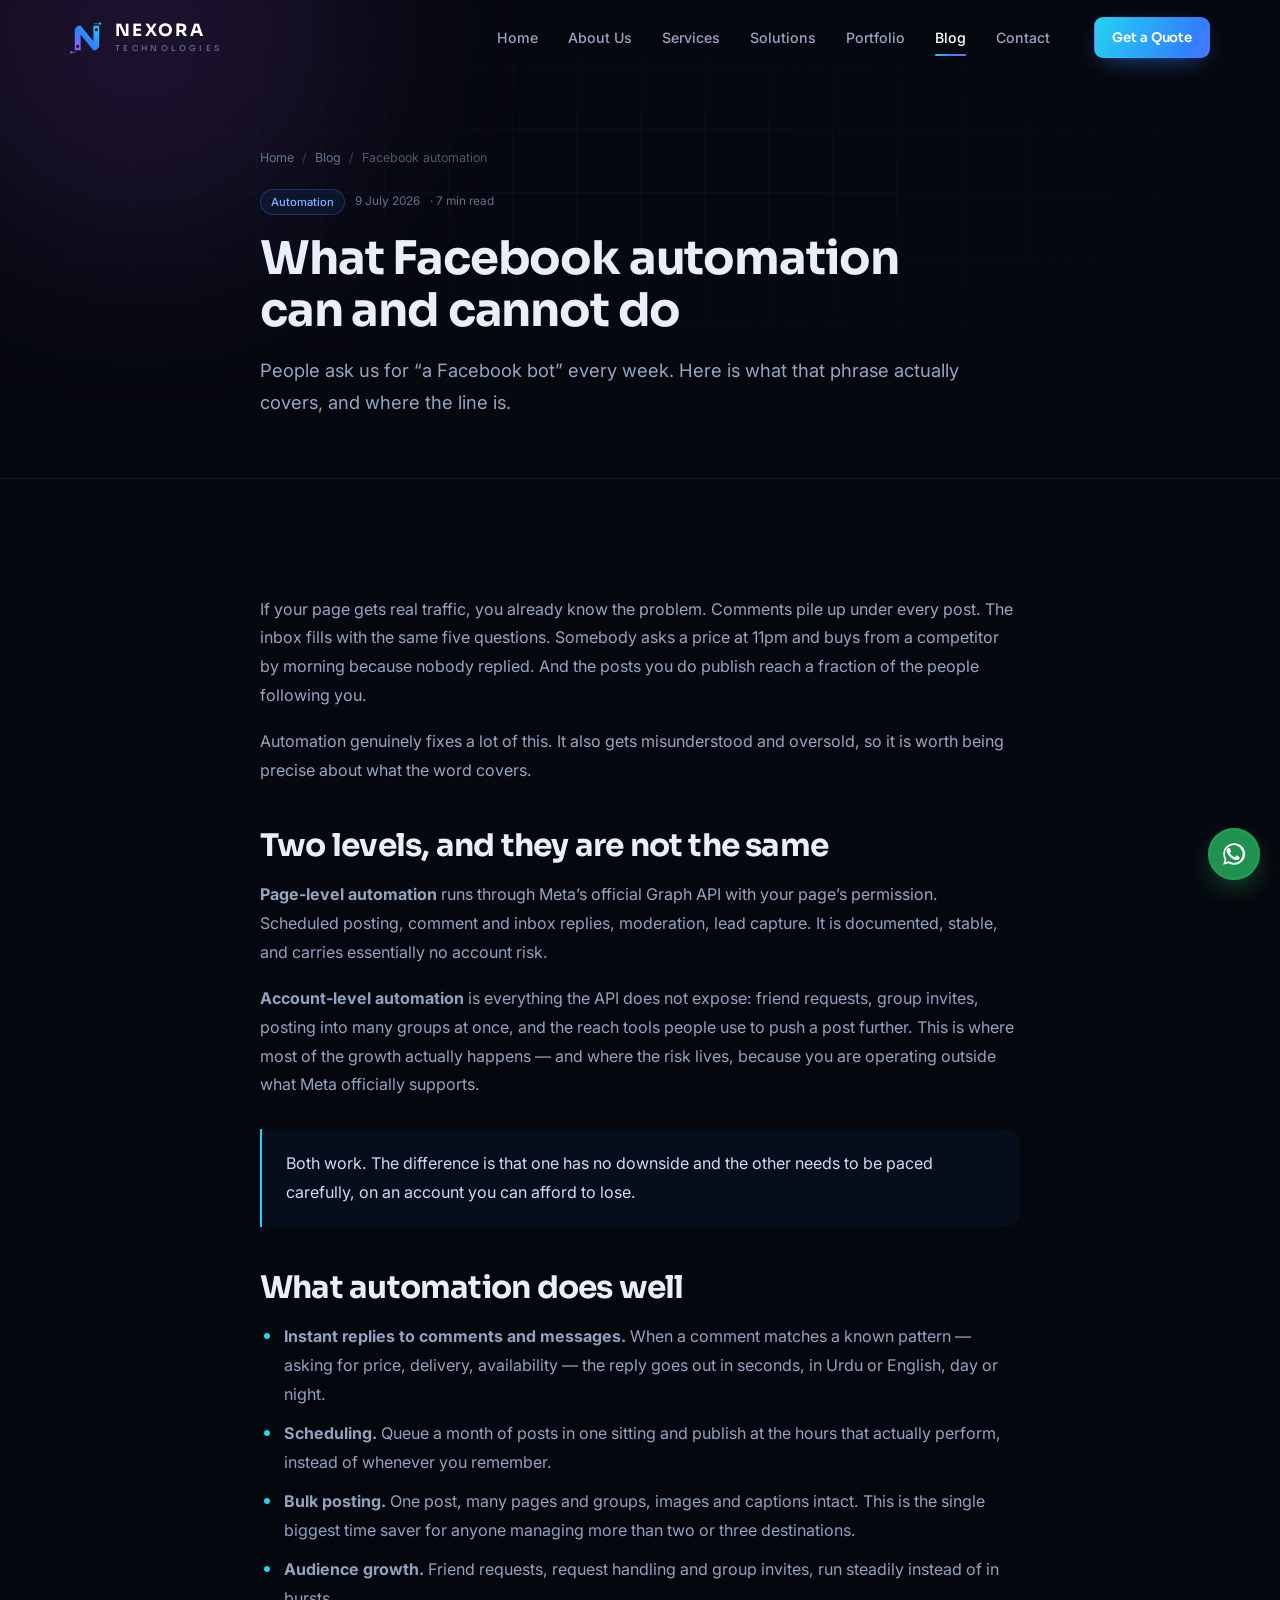
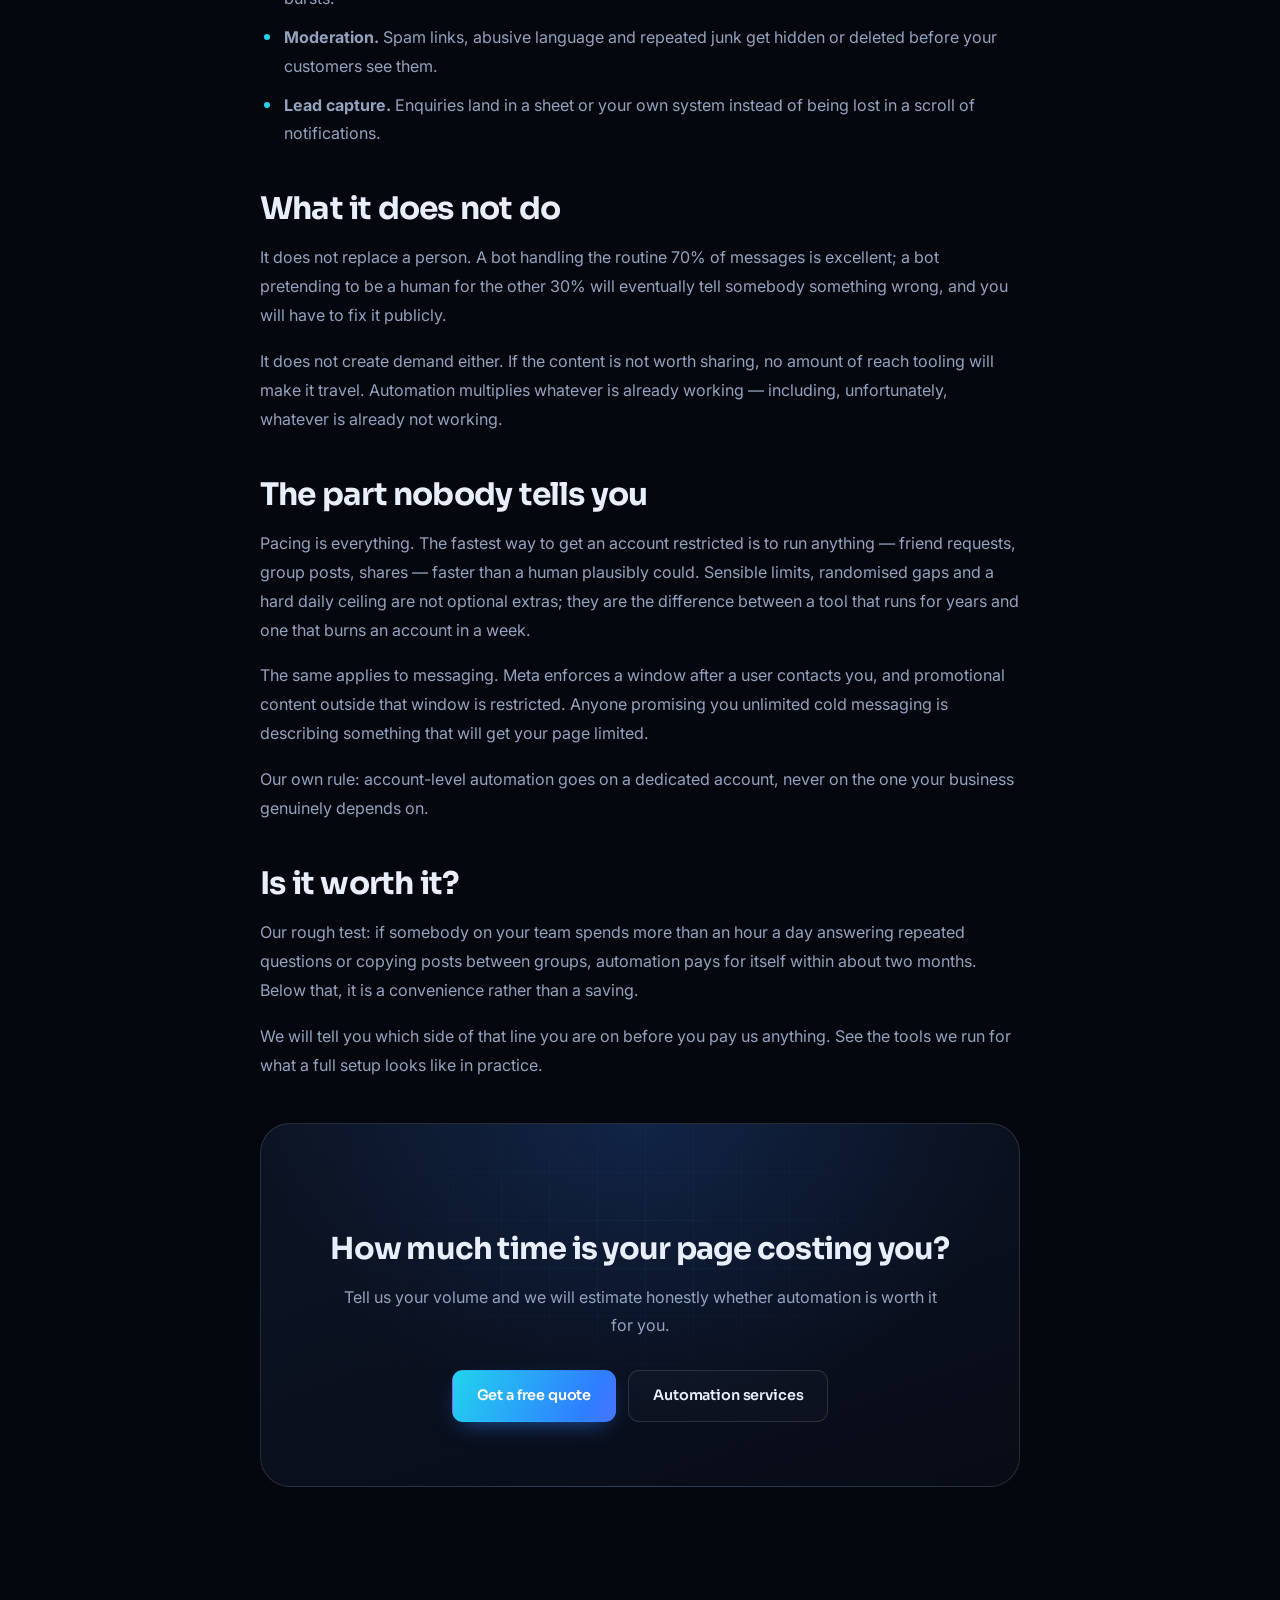
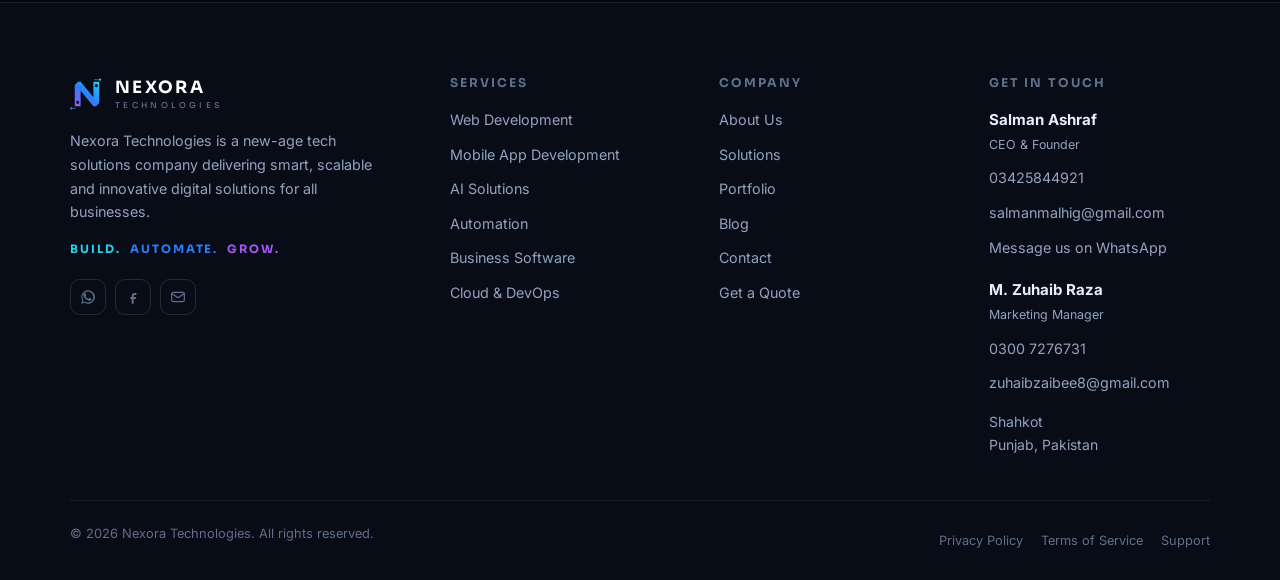
<file: post-facebook-automation.html>
<!DOCTYPE html>
<html lang="en">
<head>
<meta charset="utf-8">
<meta name="viewport" content="width=device-width, initial-scale=1">
<title>What Facebook automation can and cannot do | Nexora</title>
<meta name="description" content="A straight explanation of Facebook page and group automation — what is allowed, what gets you banned, and what it is worth.">
<meta name="theme-color" content="#05070e">
<link rel="icon" href="assets/img/favicon.svg" type="image/svg+xml">
<meta property="og:type" content="website">
<meta property="og:title" content="What Facebook automation can and cannot do">
<meta property="og:description" content="A straight explanation of Facebook page and group automation — what is allowed, what gets you banned, and what it is worth.">
<meta property="og:image" content="assets/img/og.jpg">
<meta name="twitter:card" content="summary_large_image">
<link rel="preconnect" href="https://fonts.googleapis.com">
<link rel="preconnect" href="https://fonts.gstatic.com" crossorigin>
<link href="https://fonts.googleapis.com/css2?family=Sora:wght@400;500;600;700;800&family=Inter:wght@400;500;600&display=swap" rel="stylesheet">
<link rel="stylesheet" href="assets/css/style.css">
</head>
<body>
<a href="#main" class="skip-link">Skip to content</a>

<!-- ===== header ===== -->
<header class="hdr">
  <div class="hdr__in">
    <a href="index.html" class="brand" aria-label="Nexora Technologies, home">
      <img src="assets/img/logo.svg" alt="" class="brand__mark" width="34" height="34">
      <span class="brand__type">
        <span class="brand__name">NEXORA</span>
        <span class="brand__sub">TECHNOLOGIES</span>
      </span>
    </a>
    <nav class="nav" aria-label="Main">
      <a href="index.html">Home</a>
      <a href="about.html">About Us</a>
      <a href="services.html">Services</a>
      <a href="solutions.html">Solutions</a>
      <a href="portfolio.html">Portfolio</a>
      <a href="blog.html" aria-current="page">Blog</a>
      <a href="contact.html">Contact</a>
    </nav>
    <a href="quote.html" class="btn btn--primary btn--sm hdr__cta">Get a Quote</a>
    <button class="burger" type="button" aria-expanded="false" aria-controls="drawer" aria-label="Open menu"><span></span></button>
  </div>
</header>
<div class="drawer" id="drawer">
  <a href="index.html">Home</a>
  <a href="about.html">About Us</a>
  <a href="services.html">Services</a>
  <a href="solutions.html">Solutions</a>
  <a href="portfolio.html">Portfolio</a>
  <a href="blog.html" aria-current="page">Blog</a>
  <a href="contact.html">Contact</a>
  <a href="quote.html" class="btn btn--primary">Get a Quote</a>
</div>

<main id="main">

<section class="banner">
  <div class="mesh"></div>
  <div class="glow glow--violet" style="width:440px;height:440px;top:-190px;left:-80px"></div>
  <div class="shell shell--narrow above">
    <nav class="crumb" aria-label="Breadcrumb"><a href="index.html">Home</a><span>/</span><a href="blog.html">Blog</a><span>/</span><span class="dim">Facebook automation</span></nav>
    <div class="post__meta mt-2" style="margin-bottom:0">
      <span class="chip chip--blue">Automation</span>
      <time datetime="2026-07-09">9 July 2026</time>
      <span>&middot; 7 min read</span>
    </div>
    <h1 style="font-size:clamp(1.9rem,4vw,2.9rem)">What Facebook automation can and cannot do</h1>
    <p class="lead">
      People ask us for &ldquo;a Facebook bot&rdquo; every week. Here is what that phrase
      actually covers, and where the line is.
    </p>
  </div>
</section>

<section class="sec">
  <div class="shell">
    <article class="article" data-reveal>
      <p>
        If your page gets real traffic, you already know the problem. Comments pile up
        under every post. The inbox fills with the same five questions. Somebody asks a
        price at 11pm and buys from a competitor by morning because nobody replied. And
        the posts you do publish reach a fraction of the people following you.
      </p>
      <p>
        Automation genuinely fixes a lot of this. It also gets misunderstood and
        oversold, so it is worth being precise about what the word covers.
      </p>

      <h2>Two levels, and they are not the same</h2>
      <p>
        <strong>Page-level automation</strong> runs through Meta&rsquo;s official Graph
        API with your page&rsquo;s permission. Scheduled posting, comment and inbox
        replies, moderation, lead capture. It is documented, stable, and carries
        essentially no account risk.
      </p>
      <p>
        <strong>Account-level automation</strong> is everything the API does not expose:
        friend requests, group invites, posting into many groups at once, and the reach
        tools people use to push a post further. This is where most of the growth
        actually happens &mdash; and where the risk lives, because you are operating
        outside what Meta officially supports.
      </p>

      <blockquote>
        <p>
          Both work. The difference is that one has no downside and the other needs to be
          paced carefully, on an account you can afford to lose.
        </p>
      </blockquote>

      <h2>What automation does well</h2>
      <ul>
        <li>
          <strong>Instant replies to comments and messages.</strong> When a comment matches
          a known pattern &mdash; asking for price, delivery, availability &mdash; the reply
          goes out in seconds, in Urdu or English, day or night.
        </li>
        <li>
          <strong>Scheduling.</strong> Queue a month of posts in one sitting and publish at
          the hours that actually perform, instead of whenever you remember.
        </li>
        <li>
          <strong>Bulk posting.</strong> One post, many pages and groups, images and
          captions intact. This is the single biggest time saver for anyone managing more
          than two or three destinations.
        </li>
        <li>
          <strong>Audience growth.</strong> Friend requests, request handling and group
          invites, run steadily instead of in bursts.
        </li>
        <li>
          <strong>Moderation.</strong> Spam links, abusive language and repeated junk get
          hidden or deleted before your customers see them.
        </li>
        <li>
          <strong>Lead capture.</strong> Enquiries land in a sheet or your own system
          instead of being lost in a scroll of notifications.
        </li>
      </ul>

      <h2>What it does not do</h2>
      <p>
        It does not replace a person. A bot handling the routine 70% of messages is
        excellent; a bot pretending to be a human for the other 30% will eventually tell
        somebody something wrong, and you will have to fix it publicly.
      </p>
      <p>
        It does not create demand either. If the content is not worth sharing, no amount
        of reach tooling will make it travel. Automation multiplies whatever is already
        working &mdash; including, unfortunately, whatever is already not working.
      </p>

      <h2>The part nobody tells you</h2>
      <p>
        Pacing is everything. The fastest way to get an account restricted is to run
        anything &mdash; friend requests, group posts, shares &mdash; faster than a human
        plausibly could. Sensible limits, randomised gaps and a hard daily ceiling are not
        optional extras; they are the difference between a tool that runs for years and
        one that burns an account in a week.
      </p>
      <p>
        The same applies to messaging. Meta enforces a window after a user contacts you,
        and promotional content outside that window is restricted. Anyone promising you
        unlimited cold messaging is describing something that will get your page limited.
      </p>
      <p>
        Our own rule: account-level automation goes on a dedicated account, never on the
        one your business genuinely depends on.
      </p>

      <h2>Is it worth it?</h2>
      <p>
        Our rough test: if somebody on your team spends more than an hour a day answering
        repeated questions or copying posts between groups, automation pays for itself
        within about two months. Below that, it is a convenience rather than a saving.
      </p>
      <p>
        We will tell you which side of that line you are on before you pay us anything. See
        <a href="portfolio.html#facebook-bots">the tools we run</a> for what a full setup
        looks like in practice.
      </p>

      <div class="cta mt-4">
        <h2 style="font-size:clamp(1.4rem,3vw,1.9rem)">How much time is your page costing you?</h2>
        <p class="lead">Tell us your volume and we will estimate honestly whether automation is worth it for you.</p>
        <div class="cta__actions">
          <a href="quote.html" class="btn btn--primary">Get a free quote</a>
          <a href="services.html#automation" class="btn btn--ghost">Automation services</a>
        </div>
      </div>
    </article>
  </div>
</section>

</main>

<!-- ===== footer ===== -->
<footer class="ftr">
  <div class="shell">
    <div class="ftr__grid">
      <div class="ftr__about">
        <a href="index.html" class="brand" aria-label="Nexora Technologies, home">
          <img src="assets/img/logo.svg" alt="" class="brand__mark" width="34" height="34">
          <span class="brand__type">
            <span class="brand__name">NEXORA</span>
            <span class="brand__sub">TECHNOLOGIES</span>
          </span>
        </a>
        <p>Nexora Technologies is a new-age tech solutions company delivering smart, scalable and innovative digital solutions for all businesses.</p>
        <div class="ftr__tagline"><span>Build.</span><span>Automate.</span><span>Grow.</span></div>
        <div class="ftr__social">
          <a href="#" data-cfg="wa" target="_blank" rel="noopener" aria-label="WhatsApp">
            <svg viewBox="0 0 24 24" fill="currentColor"><path d="M12 2a10 10 0 0 0-8.6 15L2 22l5.2-1.4A10 10 0 1 0 12 2zm0 18.2c-1.6 0-3.1-.4-4.4-1.2l-.3-.2-3.1.8.8-3-.2-.3a8.2 8.2 0 1 1 7.2 3.9zm4.6-5.8c-.3-.2-1.7-.9-2-1-.3-.1-.5-.1-.7.1-.2.3-.7 1-.9 1.2-.2.2-.3.2-.6.1-1.7-.9-2.9-1.6-4-3.6-.3-.5.3-.5.8-1.5.1-.2 0-.4 0-.5s-.7-1.6-.9-2.2c-.2-.6-.5-.5-.7-.5h-.6c-.2 0-.5.1-.8.4-.3.3-1 1-1 2.4s1.1 2.8 1.2 3c.1.2 2.1 3.2 5.1 4.5 1.9.8 2.6.9 3.5.7.6-.1 1.7-.7 1.9-1.3.2-.7.2-1.2.2-1.3-.1-.2-.3-.3-.5-.4z"/></svg>
          </a>
          <a href="https://www.facebook.com/" target="_blank" rel="noopener" aria-label="Facebook">
            <svg viewBox="0 0 24 24" fill="currentColor"><path d="M14 9h3V6h-3c-2.2 0-4 1.8-4 4v2H8v3h2v7h3v-7h3l1-3h-4v-2c0-.6.4-1 1-1z"/></svg>
          </a>
          <a href="mailto:salmanmalhig@gmail.com" aria-label="Email">
            <svg viewBox="0 0 24 24" fill="none" stroke="currentColor" stroke-width="1.8" stroke-linecap="round" stroke-linejoin="round"><rect x="2.5" y="5" width="19" height="14" rx="2.5"/><path d="m3 7 9 6 9-6"/></svg>
          </a>
        </div>
      </div>

      <div>
        <h4>Services</h4>
        <div class="ftr__links">
          <a href="services.html#web">Web Development</a>
          <a href="services.html#mobile">Mobile App Development</a>
          <a href="services.html#ai">AI Solutions</a>
          <a href="services.html#automation">Automation</a>
          <a href="services.html#software">Business Software</a>
          <a href="services.html#cloud">Cloud &amp; DevOps</a>
        </div>
      </div>

      <div>
        <h4>Company</h4>
        <div class="ftr__links">
          <a href="about.html">About Us</a>
          <a href="solutions.html">Solutions</a>
          <a href="portfolio.html">Portfolio</a>
          <a href="blog.html">Blog</a>
          <a href="contact.html">Contact</a>
          <a href="quote.html">Get a Quote</a>
        </div>
      </div>

      <div>
        <h4>Get in touch</h4>
        <div class="ftr__links">
          <div class="ftr__person">
            <span class="ftr__person-name">Salman Ashraf</span>
            <span class="ftr__person-role">CEO &amp; Founder</span>
          </div>
          <a href="tel:+923425844921" data-cfg="phone">0342 5844921</a>
          <a href="mailto:salmanmalhig@gmail.com" data-cfg="email">salmanmalhig@gmail.com</a>
          <a href="#" data-cfg="wa" target="_blank" rel="noopener">Message us on WhatsApp</a>
          <div class="ftr__person" style="margin-top:8px">
            <span class="ftr__person-name">M. Zuhaib Raza</span>
            <span class="ftr__person-role">Marketing Manager</span>
          </div>
          <a href="tel:+923007276731">0300 7276731</a>
          <a href="mailto:zuhaibzaibee8@gmail.com" class="small">zuhaibzaibee8@gmail.com</a>
          <span class="dim small" style="margin-top:4px">Shahkot<br>Punjab, Pakistan</span>
        </div>
      </div>
    </div>

    <div class="ftr__bar">
      <p>&copy; <span data-year>2026</span> Nexora Technologies. All rights reserved.</p>
      <nav aria-label="Legal">
        <a href="privacy.html">Privacy Policy</a>
        <a href="terms.html">Terms of Service</a>
        <a href="contact.html">Support</a>
      </nav>
    </div>
  </div>
</footer>

<a href="https://wa.me/923007276731" class="wa-float" target="_blank" rel="noopener" aria-label="Chat with Sales on WhatsApp">
  <svg viewBox="0 0 24 24" fill="currentColor"><path d="M12 2a10 10 0 0 0-8.6 15L2 22l5.2-1.4A10 10 0 1 0 12 2zm0 18.2c-1.6 0-3.1-.4-4.4-1.2l-.3-.2-3.1.8.8-3-.2-.3a8.2 8.2 0 1 1 7.2 3.9zm4.6-5.8c-.3-.2-1.7-.9-2-1-.3-.1-.5-.1-.7.1-.2.3-.7 1-.9 1.2-.2.2-.3.2-.6.1-1.7-.9-2.9-1.6-4-3.6-.3-.5.3-.5.8-1.5.1-.2 0-.4 0-.5s-.7-1.6-.9-2.2c-.2-.6-.5-.5-.7-.5h-.6c-.2 0-.5.1-.8.4-.3.3-1 1-1 2.4s1.1 2.8 1.2 3c.1.2 2.1 3.2 5.1 4.5 1.9.8 2.6.9 3.5.7.6-.1 1.7-.7 1.9-1.3.2-.7.2-1.2.2-1.3-.1-.2-.3-.3-.5-.4z"/></svg>
</a>

<script src="assets/js/main.js" defer></script>
</body>
</html>
</file>
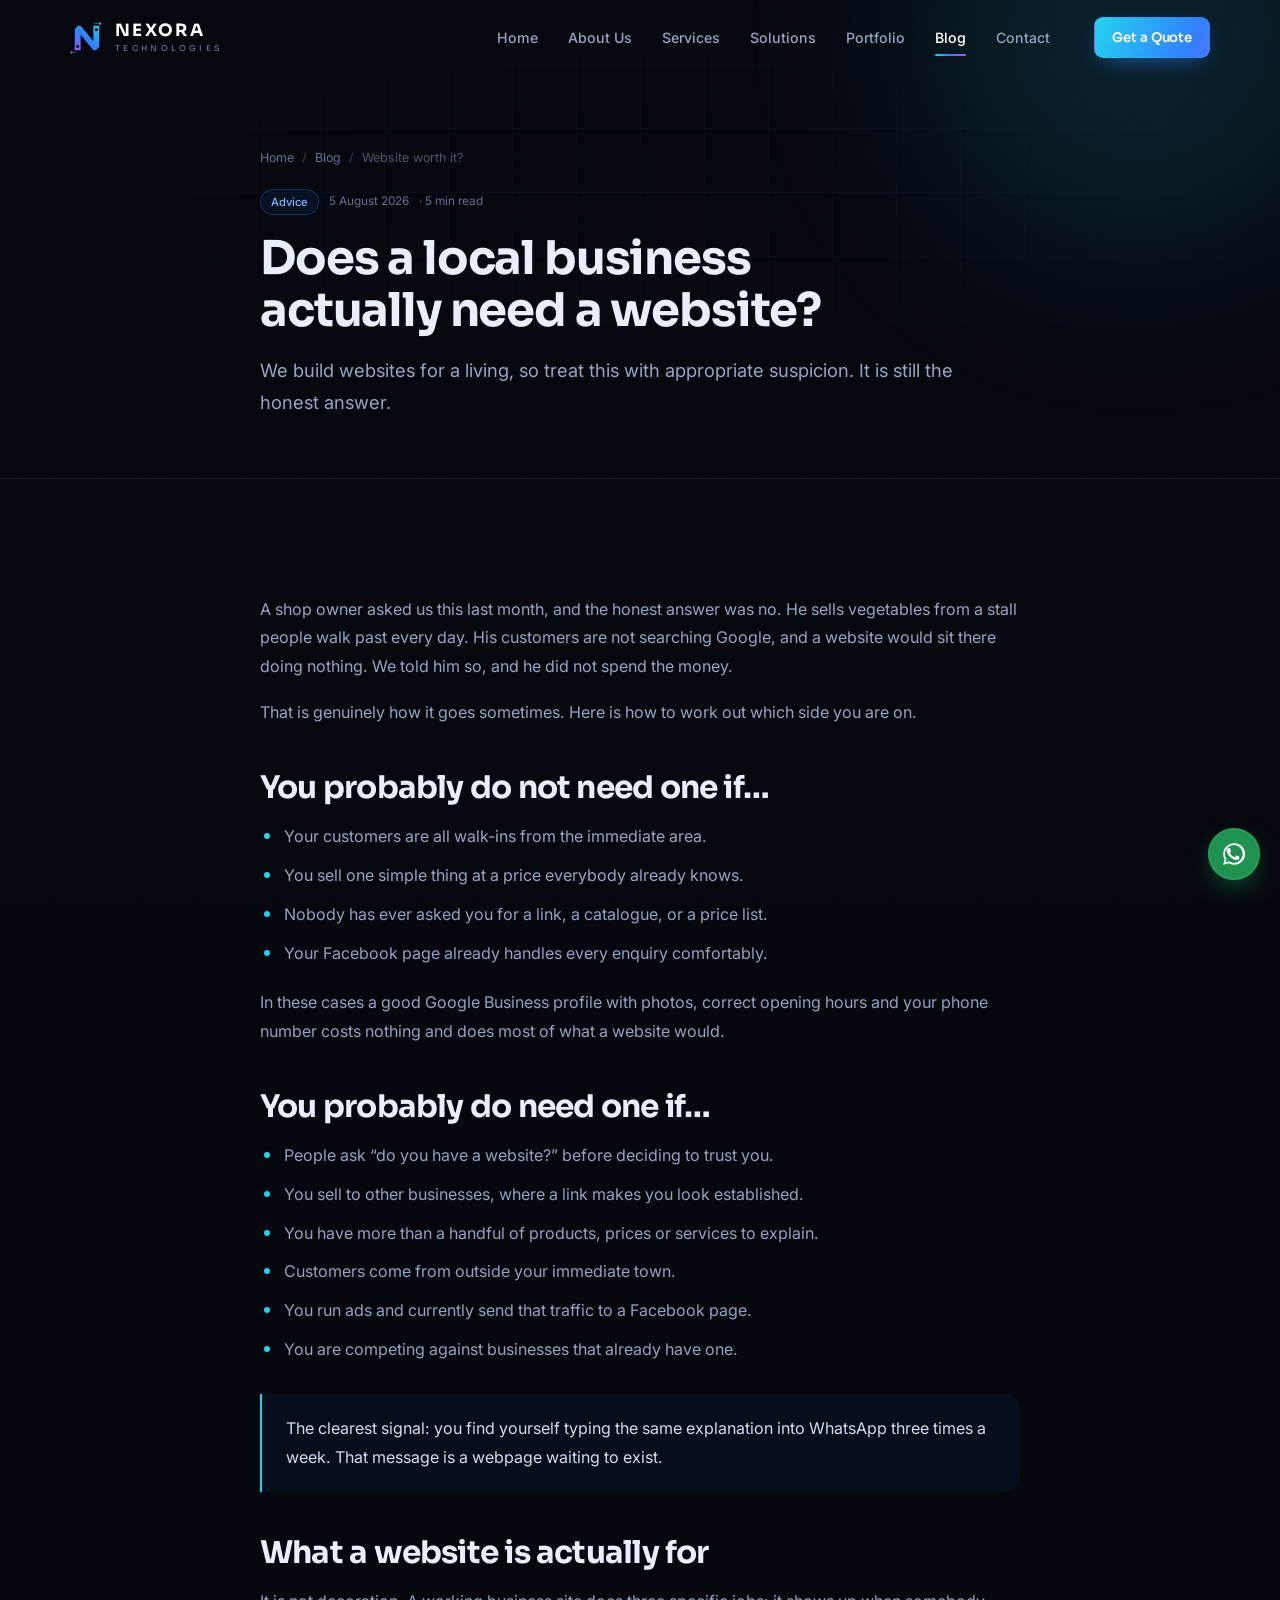
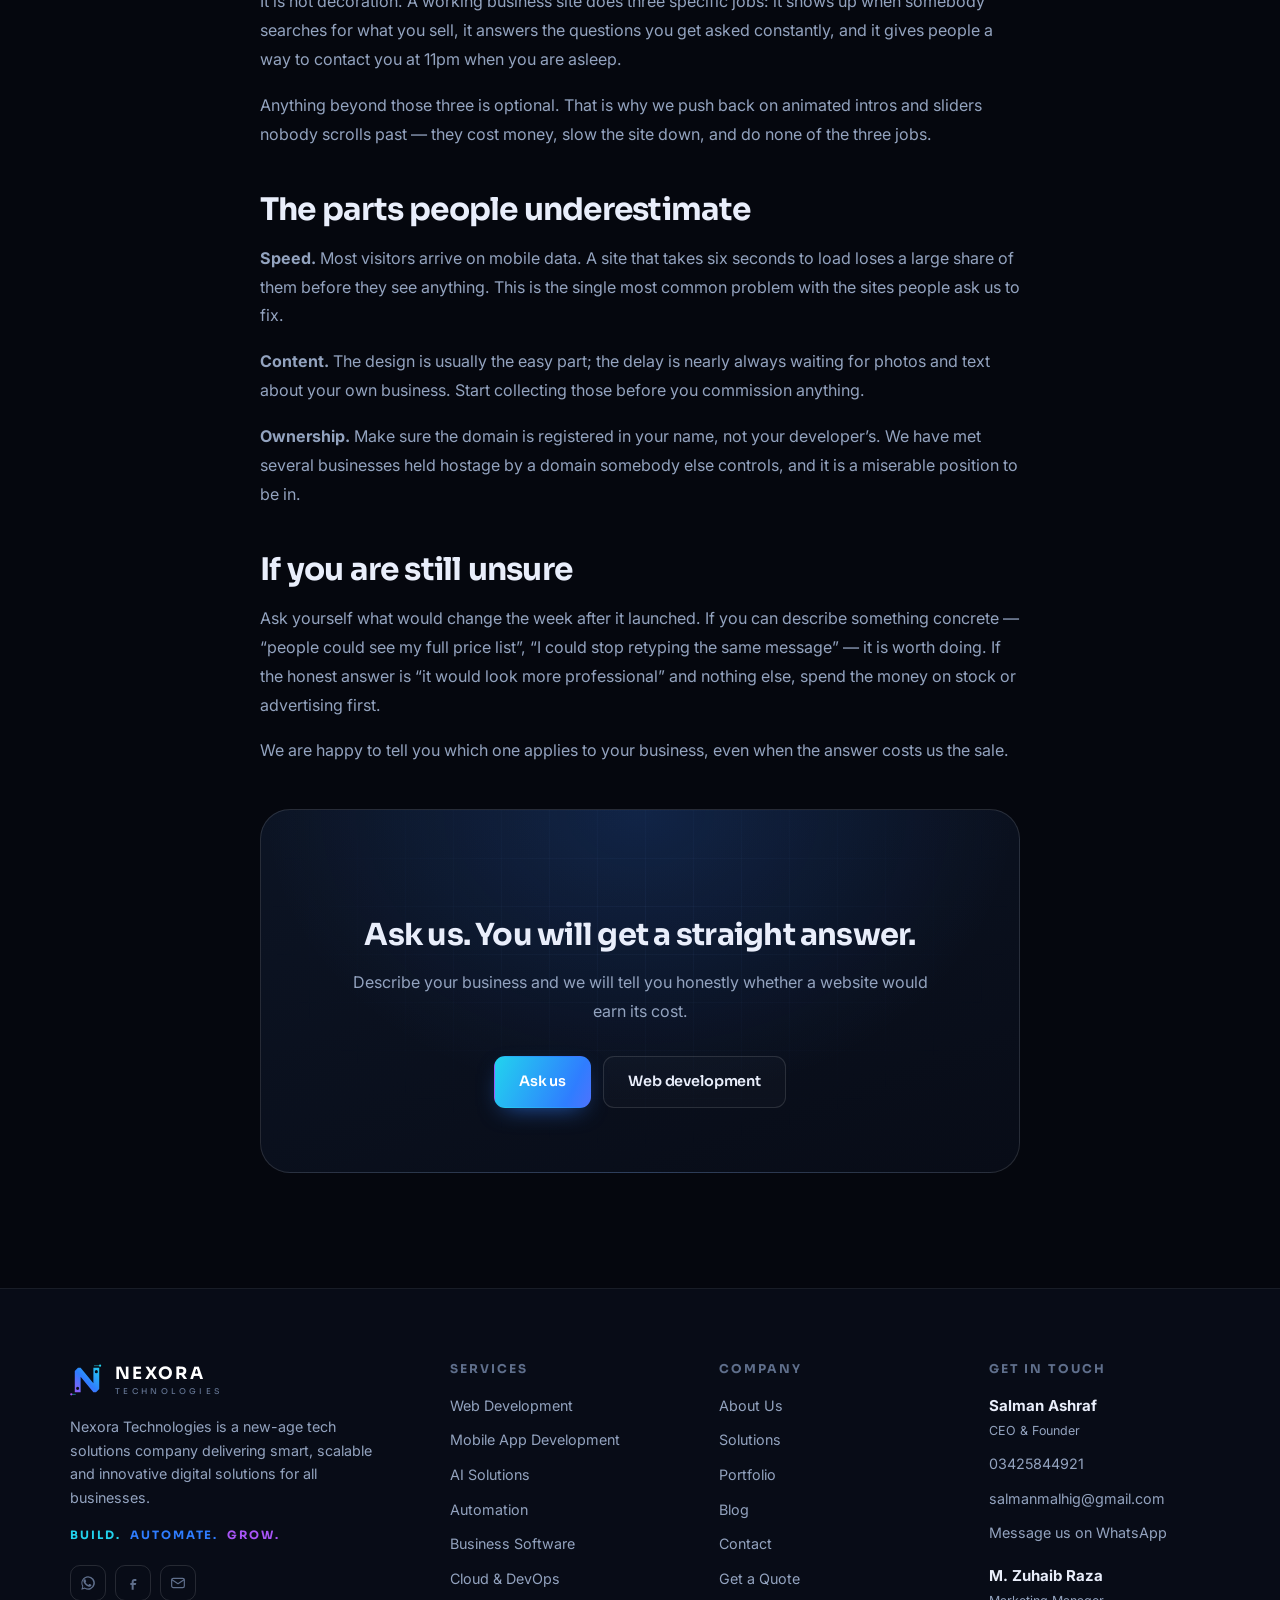
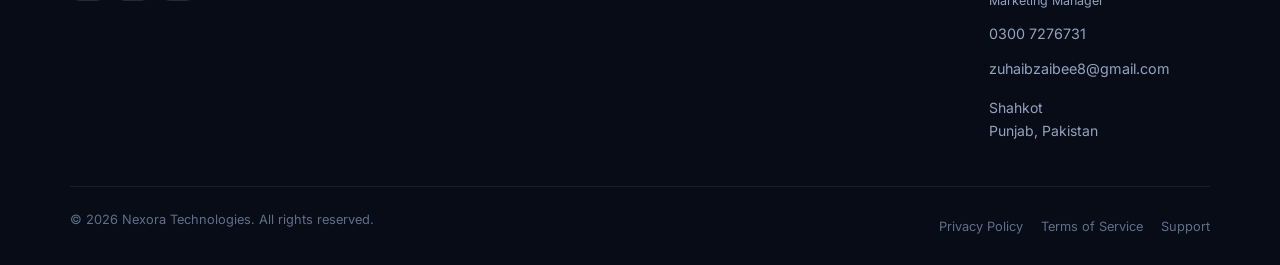
<file: post-website-worth-it.html>
<!DOCTYPE html>
<html lang="en">
<head>
<meta charset="utf-8">
<meta name="viewport" content="width=device-width, initial-scale=1">
<title>Does a local business actually need a website? | Nexora</title>
<meta name="description" content="An honest answer for shop owners, schools and clinics wondering whether a website is worth the money.">
<meta name="theme-color" content="#05070e">
<link rel="icon" href="assets/img/favicon.svg" type="image/svg+xml">
<meta property="og:type" content="website">
<meta property="og:title" content="Does a local business actually need a website?">
<meta property="og:description" content="An honest answer for shop owners, schools and clinics wondering whether a website is worth the money.">
<meta property="og:image" content="assets/img/og.jpg">
<meta name="twitter:card" content="summary_large_image">
<link rel="preconnect" href="https://fonts.googleapis.com">
<link rel="preconnect" href="https://fonts.gstatic.com" crossorigin>
<link href="https://fonts.googleapis.com/css2?family=Sora:wght@400;500;600;700;800&family=Inter:wght@400;500;600&display=swap" rel="stylesheet">
<link rel="stylesheet" href="assets/css/style.css">
</head>
<body>
<a href="#main" class="skip-link">Skip to content</a>

<!-- ===== header ===== -->
<header class="hdr">
  <div class="hdr__in">
    <a href="index.html" class="brand" aria-label="Nexora Technologies, home">
      <img src="assets/img/logo.svg" alt="" class="brand__mark" width="34" height="34">
      <span class="brand__type">
        <span class="brand__name">NEXORA</span>
        <span class="brand__sub">TECHNOLOGIES</span>
      </span>
    </a>
    <nav class="nav" aria-label="Main">
      <a href="index.html">Home</a>
      <a href="about.html">About Us</a>
      <a href="services.html">Services</a>
      <a href="solutions.html">Solutions</a>
      <a href="portfolio.html">Portfolio</a>
      <a href="blog.html" aria-current="page">Blog</a>
      <a href="contact.html">Contact</a>
    </nav>
    <a href="quote.html" class="btn btn--primary btn--sm hdr__cta">Get a Quote</a>
    <button class="burger" type="button" aria-expanded="false" aria-controls="drawer" aria-label="Open menu"><span></span></button>
  </div>
</header>
<div class="drawer" id="drawer">
  <a href="index.html">Home</a>
  <a href="about.html">About Us</a>
  <a href="services.html">Services</a>
  <a href="solutions.html">Solutions</a>
  <a href="portfolio.html">Portfolio</a>
  <a href="blog.html" aria-current="page">Blog</a>
  <a href="contact.html">Contact</a>
  <a href="quote.html" class="btn btn--primary">Get a Quote</a>
</div>

<main id="main">

<section class="banner">
  <div class="mesh"></div>
  <div class="glow glow--cyan" style="width:440px;height:440px;top:-190px;right:-80px"></div>
  <div class="shell shell--narrow above">
    <nav class="crumb" aria-label="Breadcrumb"><a href="index.html">Home</a><span>/</span><a href="blog.html">Blog</a><span>/</span><span class="dim">Website worth it?</span></nav>
    <div class="post__meta mt-2" style="margin-bottom:0">
      <span class="chip chip--blue">Advice</span>
      <time datetime="2026-08-05">5 August 2026</time>
      <span>&middot; 5 min read</span>
    </div>
    <h1 style="font-size:clamp(1.9rem,4vw,2.9rem)">Does a local business actually need a website?</h1>
    <p class="lead">
      We build websites for a living, so treat this with appropriate suspicion. It is
      still the honest answer.
    </p>
  </div>
</section>

<section class="sec">
  <div class="shell">
    <article class="article" data-reveal>
      <p>
        A shop owner asked us this last month, and the honest answer was no. He sells
        vegetables from a stall people walk past every day. His customers are not searching
        Google, and a website would sit there doing nothing. We told him so, and he did not
        spend the money.
      </p>
      <p>
        That is genuinely how it goes sometimes. Here is how to work out which side you
        are on.
      </p>

      <h2>You probably do not need one if&hellip;</h2>
      <ul>
        <li>Your customers are all walk-ins from the immediate area.</li>
        <li>You sell one simple thing at a price everybody already knows.</li>
        <li>Nobody has ever asked you for a link, a catalogue, or a price list.</li>
        <li>Your Facebook page already handles every enquiry comfortably.</li>
      </ul>
      <p>
        In these cases a good Google Business profile with photos, correct opening hours and
        your phone number costs nothing and does most of what a website would.
      </p>

      <h2>You probably do need one if&hellip;</h2>
      <ul>
        <li>People ask &ldquo;do you have a website?&rdquo; before deciding to trust you.</li>
        <li>You sell to other businesses, where a link makes you look established.</li>
        <li>You have more than a handful of products, prices or services to explain.</li>
        <li>Customers come from outside your immediate town.</li>
        <li>You run ads and currently send that traffic to a Facebook page.</li>
        <li>You are competing against businesses that already have one.</li>
      </ul>

      <blockquote>
        <p>
          The clearest signal: you find yourself typing the same explanation into WhatsApp
          three times a week. That message is a webpage waiting to exist.
        </p>
      </blockquote>

      <h2>What a website is actually for</h2>
      <p>
        It is not decoration. A working business site does three specific jobs: it shows up
        when somebody searches for what you sell, it answers the questions you get asked
        constantly, and it gives people a way to contact you at 11pm when you are asleep.
      </p>
      <p>
        Anything beyond those three is optional. That is why we push back on animated
        intros and sliders nobody scrolls past &mdash; they cost money, slow the site down,
        and do none of the three jobs.
      </p>

      <h2>The parts people underestimate</h2>
      <p>
        <strong>Speed.</strong> Most visitors arrive on mobile data. A site that takes six
        seconds to load loses a large share of them before they see anything. This is the
        single most common problem with the sites people ask us to fix.
      </p>
      <p>
        <strong>Content.</strong> The design is usually the easy part; the delay is nearly
        always waiting for photos and text about your own business. Start collecting those
        before you commission anything.
      </p>
      <p>
        <strong>Ownership.</strong> Make sure the domain is registered in your name, not
        your developer&rsquo;s. We have met several businesses held hostage by a domain
        somebody else controls, and it is a miserable position to be in.
      </p>

      <h2>If you are still unsure</h2>
      <p>
        Ask yourself what would change the week after it launched. If you can describe
        something concrete &mdash; &ldquo;people could see my full price list&rdquo;,
        &ldquo;I could stop retyping the same message&rdquo; &mdash; it is worth doing. If
        the honest answer is &ldquo;it would look more professional&rdquo; and nothing else,
        spend the money on stock or advertising first.
      </p>
      <p>
        We are happy to tell you which one applies to your business, even when the answer
        costs us the sale.
      </p>

      <div class="cta mt-4">
        <h2 style="font-size:clamp(1.4rem,3vw,1.9rem)">Ask us. You will get a straight answer.</h2>
        <p class="lead">Describe your business and we will tell you honestly whether a website would earn its cost.</p>
        <div class="cta__actions">
          <a href="contact.html" class="btn btn--primary">Ask us</a>
          <a href="services.html#web" class="btn btn--ghost">Web development</a>
        </div>
      </div>
    </article>
  </div>
</section>

</main>

<!-- ===== footer ===== -->
<footer class="ftr">
  <div class="shell">
    <div class="ftr__grid">
      <div class="ftr__about">
        <a href="index.html" class="brand" aria-label="Nexora Technologies, home">
          <img src="assets/img/logo.svg" alt="" class="brand__mark" width="34" height="34">
          <span class="brand__type">
            <span class="brand__name">NEXORA</span>
            <span class="brand__sub">TECHNOLOGIES</span>
          </span>
        </a>
        <p>Nexora Technologies is a new-age tech solutions company delivering smart, scalable and innovative digital solutions for all businesses.</p>
        <div class="ftr__tagline"><span>Build.</span><span>Automate.</span><span>Grow.</span></div>
        <div class="ftr__social">
          <a href="#" data-cfg="wa" target="_blank" rel="noopener" aria-label="WhatsApp">
            <svg viewBox="0 0 24 24" fill="currentColor"><path d="M12 2a10 10 0 0 0-8.6 15L2 22l5.2-1.4A10 10 0 1 0 12 2zm0 18.2c-1.6 0-3.1-.4-4.4-1.2l-.3-.2-3.1.8.8-3-.2-.3a8.2 8.2 0 1 1 7.2 3.9zm4.6-5.8c-.3-.2-1.7-.9-2-1-.3-.1-.5-.1-.7.1-.2.3-.7 1-.9 1.2-.2.2-.3.2-.6.1-1.7-.9-2.9-1.6-4-3.6-.3-.5.3-.5.8-1.5.1-.2 0-.4 0-.5s-.7-1.6-.9-2.2c-.2-.6-.5-.5-.7-.5h-.6c-.2 0-.5.1-.8.4-.3.3-1 1-1 2.4s1.1 2.8 1.2 3c.1.2 2.1 3.2 5.1 4.5 1.9.8 2.6.9 3.5.7.6-.1 1.7-.7 1.9-1.3.2-.7.2-1.2.2-1.3-.1-.2-.3-.3-.5-.4z"/></svg>
          </a>
          <a href="https://www.facebook.com/" target="_blank" rel="noopener" aria-label="Facebook">
            <svg viewBox="0 0 24 24" fill="currentColor"><path d="M14 9h3V6h-3c-2.2 0-4 1.8-4 4v2H8v3h2v7h3v-7h3l1-3h-4v-2c0-.6.4-1 1-1z"/></svg>
          </a>
          <a href="mailto:salmanmalhig@gmail.com" aria-label="Email">
            <svg viewBox="0 0 24 24" fill="none" stroke="currentColor" stroke-width="1.8" stroke-linecap="round" stroke-linejoin="round"><rect x="2.5" y="5" width="19" height="14" rx="2.5"/><path d="m3 7 9 6 9-6"/></svg>
          </a>
        </div>
      </div>

      <div>
        <h4>Services</h4>
        <div class="ftr__links">
          <a href="services.html#web">Web Development</a>
          <a href="services.html#mobile">Mobile App Development</a>
          <a href="services.html#ai">AI Solutions</a>
          <a href="services.html#automation">Automation</a>
          <a href="services.html#software">Business Software</a>
          <a href="services.html#cloud">Cloud &amp; DevOps</a>
        </div>
      </div>

      <div>
        <h4>Company</h4>
        <div class="ftr__links">
          <a href="about.html">About Us</a>
          <a href="solutions.html">Solutions</a>
          <a href="portfolio.html">Portfolio</a>
          <a href="blog.html">Blog</a>
          <a href="contact.html">Contact</a>
          <a href="quote.html">Get a Quote</a>
        </div>
      </div>

      <div>
        <h4>Get in touch</h4>
        <div class="ftr__links">
          <div class="ftr__person">
            <span class="ftr__person-name">Salman Ashraf</span>
            <span class="ftr__person-role">CEO &amp; Founder</span>
          </div>
          <a href="tel:+923425844921" data-cfg="phone">0342 5844921</a>
          <a href="mailto:salmanmalhig@gmail.com" data-cfg="email">salmanmalhig@gmail.com</a>
          <a href="#" data-cfg="wa" target="_blank" rel="noopener">Message us on WhatsApp</a>
          <div class="ftr__person" style="margin-top:8px">
            <span class="ftr__person-name">M. Zuhaib Raza</span>
            <span class="ftr__person-role">Marketing Manager</span>
          </div>
          <a href="tel:+923007276731">0300 7276731</a>
          <a href="mailto:zuhaibzaibee8@gmail.com" class="small">zuhaibzaibee8@gmail.com</a>
          <span class="dim small" style="margin-top:4px">Shahkot<br>Punjab, Pakistan</span>
        </div>
      </div>
    </div>

    <div class="ftr__bar">
      <p>&copy; <span data-year>2026</span> Nexora Technologies. All rights reserved.</p>
      <nav aria-label="Legal">
        <a href="privacy.html">Privacy Policy</a>
        <a href="terms.html">Terms of Service</a>
        <a href="contact.html">Support</a>
      </nav>
    </div>
  </div>
</footer>

<a href="https://wa.me/923007276731" class="wa-float" target="_blank" rel="noopener" aria-label="Chat with Sales on WhatsApp">
  <svg viewBox="0 0 24 24" fill="currentColor"><path d="M12 2a10 10 0 0 0-8.6 15L2 22l5.2-1.4A10 10 0 1 0 12 2zm0 18.2c-1.6 0-3.1-.4-4.4-1.2l-.3-.2-3.1.8.8-3-.2-.3a8.2 8.2 0 1 1 7.2 3.9zm4.6-5.8c-.3-.2-1.7-.9-2-1-.3-.1-.5-.1-.7.1-.2.3-.7 1-.9 1.2-.2.2-.3.2-.6.1-1.7-.9-2.9-1.6-4-3.6-.3-.5.3-.5.8-1.5.1-.2 0-.4 0-.5s-.7-1.6-.9-2.2c-.2-.6-.5-.5-.7-.5h-.6c-.2 0-.5.1-.8.4-.3.3-1 1-1 2.4s1.1 2.8 1.2 3c.1.2 2.1 3.2 5.1 4.5 1.9.8 2.6.9 3.5.7.6-.1 1.7-.7 1.9-1.3.2-.7.2-1.2.2-1.3-.1-.2-.3-.3-.5-.4z"/></svg>
</a>

<script src="assets/js/main.js" defer></script>
</body>
</html>
</file>
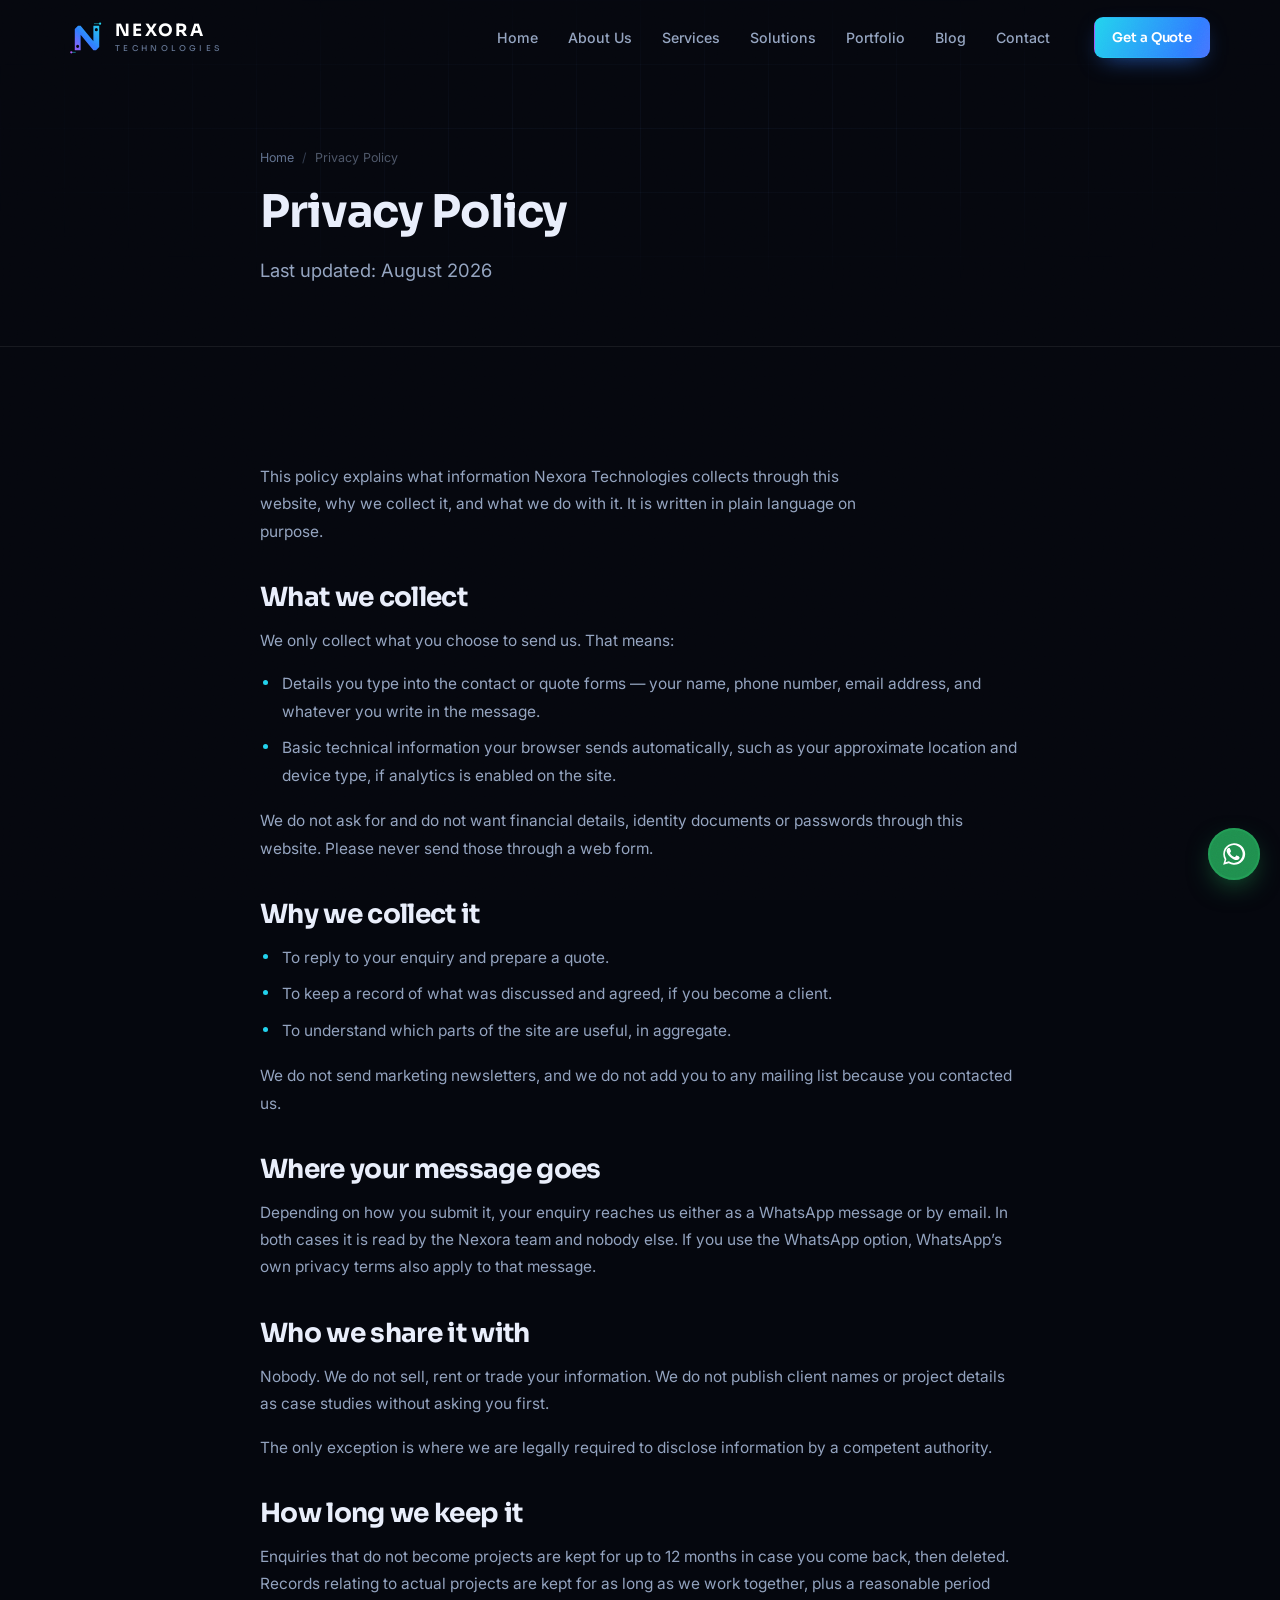
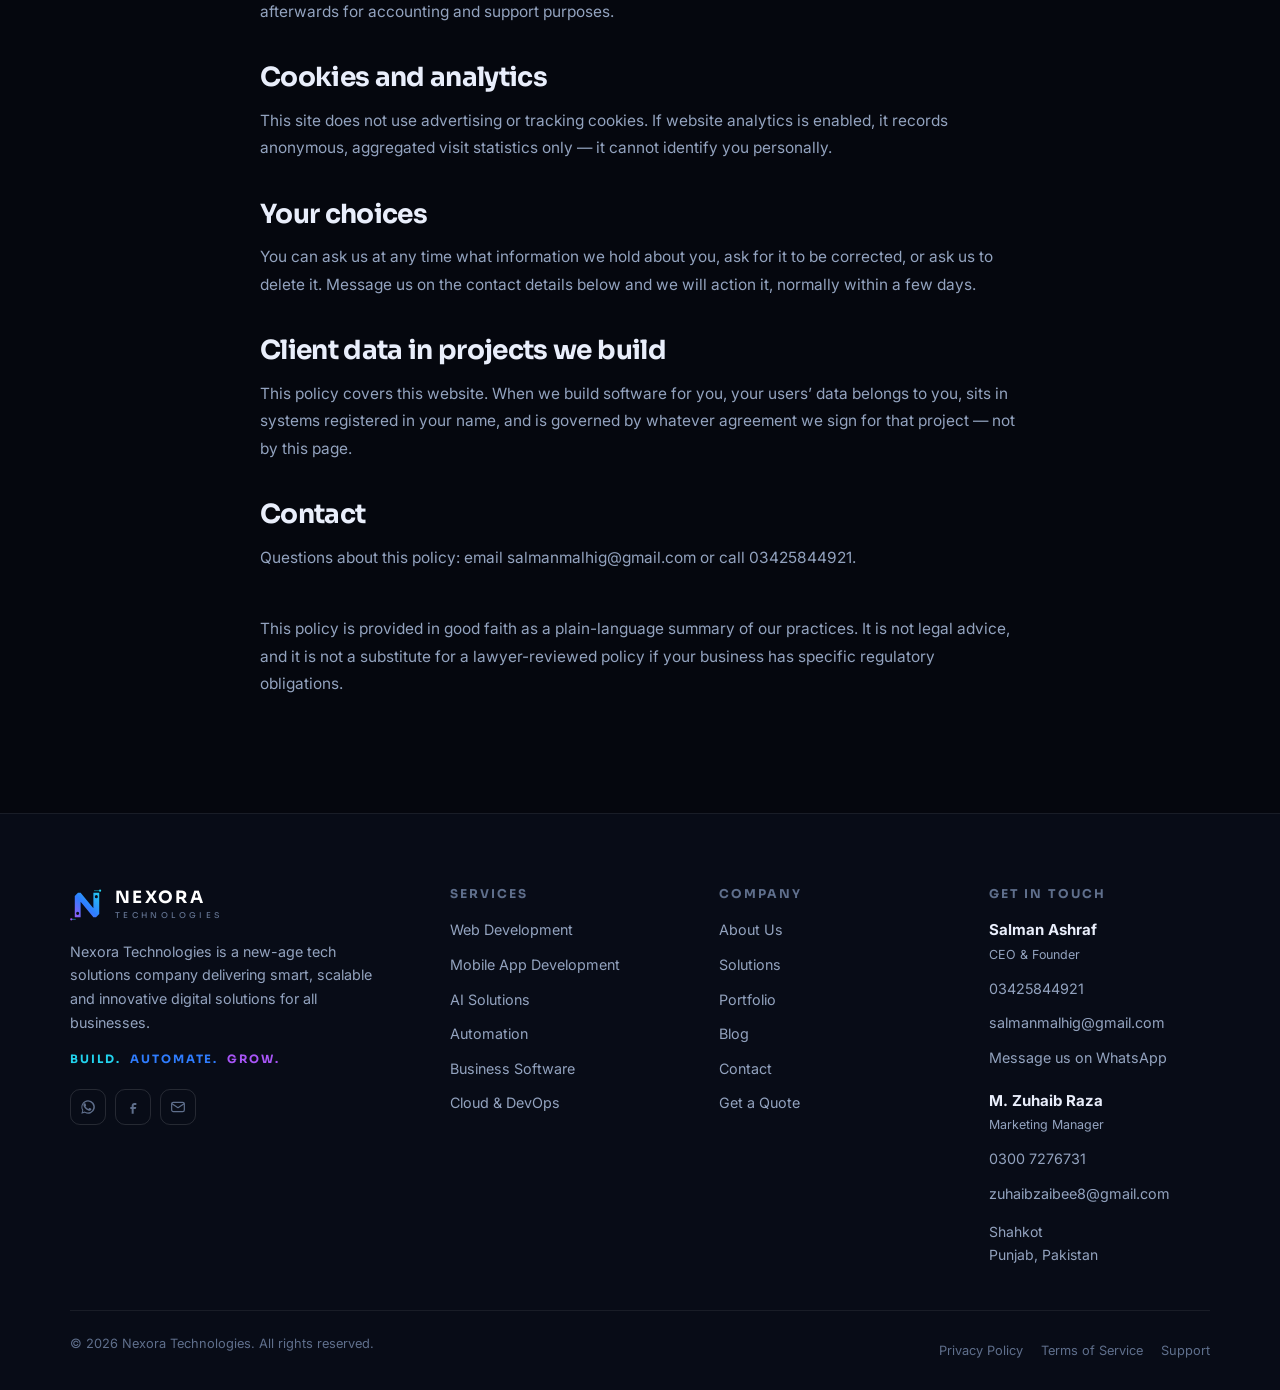
<file: privacy.html>
<!DOCTYPE html>
<html lang="en">
<head>
<meta charset="utf-8">
<meta name="viewport" content="width=device-width, initial-scale=1">
<title>Privacy Policy — Nexora Technologies</title>
<meta name="description" content="How Nexora Technologies collects, uses and protects the information you share with us.">
<meta name="theme-color" content="#05070e">
<link rel="icon" href="assets/img/favicon.svg" type="image/svg+xml">
<meta property="og:type" content="website">
<meta property="og:title" content="Privacy Policy — Nexora Technologies">
<meta property="og:description" content="How Nexora Technologies collects, uses and protects the information you share with us.">
<meta property="og:image" content="assets/img/og.jpg">
<meta name="twitter:card" content="summary_large_image">
<link rel="preconnect" href="https://fonts.googleapis.com">
<link rel="preconnect" href="https://fonts.gstatic.com" crossorigin>
<link href="https://fonts.googleapis.com/css2?family=Sora:wght@400;500;600;700;800&family=Inter:wght@400;500;600&display=swap" rel="stylesheet">
<link rel="stylesheet" href="assets/css/style.css">
</head>
<body>
<a href="#main" class="skip-link">Skip to content</a>

<!-- ===== header ===== -->
<header class="hdr">
  <div class="hdr__in">
    <a href="index.html" class="brand" aria-label="Nexora Technologies, home">
      <img src="assets/img/logo.svg" alt="" class="brand__mark" width="34" height="34">
      <span class="brand__type">
        <span class="brand__name">NEXORA</span>
        <span class="brand__sub">TECHNOLOGIES</span>
      </span>
    </a>
    <nav class="nav" aria-label="Main">
      <a href="index.html">Home</a>
      <a href="about.html">About Us</a>
      <a href="services.html">Services</a>
      <a href="solutions.html">Solutions</a>
      <a href="portfolio.html">Portfolio</a>
      <a href="blog.html">Blog</a>
      <a href="contact.html">Contact</a>
    </nav>
    <a href="quote.html" class="btn btn--primary btn--sm hdr__cta">Get a Quote</a>
    <button class="burger" type="button" aria-expanded="false" aria-controls="drawer" aria-label="Open menu"><span></span></button>
  </div>
</header>
<div class="drawer" id="drawer">
  <a href="index.html">Home</a>
  <a href="about.html">About Us</a>
  <a href="services.html">Services</a>
  <a href="solutions.html">Solutions</a>
  <a href="portfolio.html">Portfolio</a>
  <a href="blog.html">Blog</a>
  <a href="contact.html">Contact</a>
  <a href="quote.html" class="btn btn--primary">Get a Quote</a>
</div>

<main id="main">

<section class="banner">
  <div class="mesh"></div>
  <div class="shell shell--narrow above">
    <nav class="crumb" aria-label="Breadcrumb"><a href="index.html">Home</a><span>/</span><span class="dim">Privacy Policy</span></nav>
    <h1 style="font-size:clamp(1.9rem,4vw,2.8rem)">Privacy Policy</h1>
    <p class="lead">Last updated: August 2026</p>
  </div>
</section>

<section class="sec">
  <div class="shell shell--narrow">
    <div class="legal" data-reveal>
      <p class="lead">
        This policy explains what information Nexora Technologies collects through this
        website, why we collect it, and what we do with it. It is written in plain
        language on purpose.
      </p>

      <h2>What we collect</h2>
      <p>We only collect what you choose to send us. That means:</p>
      <ul>
        <li>Details you type into the contact or quote forms &mdash; your name, phone number, email address, and whatever you write in the message.</li>
        <li>Basic technical information your browser sends automatically, such as your approximate location and device type, if analytics is enabled on the site.</li>
      </ul>
      <p>
        We do not ask for and do not want financial details, identity documents or passwords
        through this website. Please never send those through a web form.
      </p>

      <h2>Why we collect it</h2>
      <ul>
        <li>To reply to your enquiry and prepare a quote.</li>
        <li>To keep a record of what was discussed and agreed, if you become a client.</li>
        <li>To understand which parts of the site are useful, in aggregate.</li>
      </ul>
      <p>
        We do not send marketing newsletters, and we do not add you to any mailing list
        because you contacted us.
      </p>

      <h2>Where your message goes</h2>
      <p>
        Depending on how you submit it, your enquiry reaches us either as a WhatsApp message
        or by email. In both cases it is read by the Nexora team and nobody else. If you use
        the WhatsApp option, WhatsApp&rsquo;s own privacy terms also apply to that message.
      </p>

      <h2>Who we share it with</h2>
      <p>
        Nobody. We do not sell, rent or trade your information. We do not publish client
        names or project details as case studies without asking you first.
      </p>
      <p>
        The only exception is where we are legally required to disclose information by a
        competent authority.
      </p>

      <h2>How long we keep it</h2>
      <p>
        Enquiries that do not become projects are kept for up to 12 months in case you come
        back, then deleted. Records relating to actual projects are kept for as long as we
        work together, plus a reasonable period afterwards for accounting and support
        purposes.
      </p>

      <h2>Cookies and analytics</h2>
      <p>
        This site does not use advertising or tracking cookies. If website analytics is
        enabled, it records anonymous, aggregated visit statistics only &mdash; it cannot
        identify you personally.
      </p>

      <h2>Your choices</h2>
      <p>
        You can ask us at any time what information we hold about you, ask for it to be
        corrected, or ask us to delete it. Message us on the contact details below and we
        will action it, normally within a few days.
      </p>

      <h2>Client data in projects we build</h2>
      <p>
        This policy covers this website. When we build software for you, your users&rsquo;
        data belongs to you, sits in systems registered in your name, and is governed by
        whatever agreement we sign for that project &mdash; not by this page.
      </p>

      <h2>Contact</h2>
      <p>
        Questions about this policy: email
        <a href="mailto:salmanmalhig@gmail.com" data-cfg="email">salmanmalhig@gmail.com</a>
        or call <a href="tel:+923425844921" data-cfg="phone">0342 5844921</a>.
      </p>

      <p class="faint small mt-4">
        This policy is provided in good faith as a plain-language summary of our practices.
        It is not legal advice, and it is not a substitute for a lawyer-reviewed policy if
        your business has specific regulatory obligations.
      </p>
    </div>
  </div>
</section>

</main>

<!-- ===== footer ===== -->
<footer class="ftr">
  <div class="shell">
    <div class="ftr__grid">
      <div class="ftr__about">
        <a href="index.html" class="brand" aria-label="Nexora Technologies, home">
          <img src="assets/img/logo.svg" alt="" class="brand__mark" width="34" height="34">
          <span class="brand__type">
            <span class="brand__name">NEXORA</span>
            <span class="brand__sub">TECHNOLOGIES</span>
          </span>
        </a>
        <p>Nexora Technologies is a new-age tech solutions company delivering smart, scalable and innovative digital solutions for all businesses.</p>
        <div class="ftr__tagline"><span>Build.</span><span>Automate.</span><span>Grow.</span></div>
        <div class="ftr__social">
          <a href="#" data-cfg="wa" target="_blank" rel="noopener" aria-label="WhatsApp">
            <svg viewBox="0 0 24 24" fill="currentColor"><path d="M12 2a10 10 0 0 0-8.6 15L2 22l5.2-1.4A10 10 0 1 0 12 2zm0 18.2c-1.6 0-3.1-.4-4.4-1.2l-.3-.2-3.1.8.8-3-.2-.3a8.2 8.2 0 1 1 7.2 3.9zm4.6-5.8c-.3-.2-1.7-.9-2-1-.3-.1-.5-.1-.7.1-.2.3-.7 1-.9 1.2-.2.2-.3.2-.6.1-1.7-.9-2.9-1.6-4-3.6-.3-.5.3-.5.8-1.5.1-.2 0-.4 0-.5s-.7-1.6-.9-2.2c-.2-.6-.5-.5-.7-.5h-.6c-.2 0-.5.1-.8.4-.3.3-1 1-1 2.4s1.1 2.8 1.2 3c.1.2 2.1 3.2 5.1 4.5 1.9.8 2.6.9 3.5.7.6-.1 1.7-.7 1.9-1.3.2-.7.2-1.2.2-1.3-.1-.2-.3-.3-.5-.4z"/></svg>
          </a>
          <a href="https://www.facebook.com/" target="_blank" rel="noopener" aria-label="Facebook">
            <svg viewBox="0 0 24 24" fill="currentColor"><path d="M14 9h3V6h-3c-2.2 0-4 1.8-4 4v2H8v3h2v7h3v-7h3l1-3h-4v-2c0-.6.4-1 1-1z"/></svg>
          </a>
          <a href="mailto:salmanmalhig@gmail.com" aria-label="Email">
            <svg viewBox="0 0 24 24" fill="none" stroke="currentColor" stroke-width="1.8" stroke-linecap="round" stroke-linejoin="round"><rect x="2.5" y="5" width="19" height="14" rx="2.5"/><path d="m3 7 9 6 9-6"/></svg>
          </a>
        </div>
      </div>

      <div>
        <h4>Services</h4>
        <div class="ftr__links">
          <a href="services.html#web">Web Development</a>
          <a href="services.html#mobile">Mobile App Development</a>
          <a href="services.html#ai">AI Solutions</a>
          <a href="services.html#automation">Automation</a>
          <a href="services.html#software">Business Software</a>
          <a href="services.html#cloud">Cloud &amp; DevOps</a>
        </div>
      </div>

      <div>
        <h4>Company</h4>
        <div class="ftr__links">
          <a href="about.html">About Us</a>
          <a href="solutions.html">Solutions</a>
          <a href="portfolio.html">Portfolio</a>
          <a href="blog.html">Blog</a>
          <a href="contact.html">Contact</a>
          <a href="quote.html">Get a Quote</a>
        </div>
      </div>

      <div>
        <h4>Get in touch</h4>
        <div class="ftr__links">
          <div class="ftr__person">
            <span class="ftr__person-name">Salman Ashraf</span>
            <span class="ftr__person-role">CEO &amp; Founder</span>
          </div>
          <a href="tel:+923425844921" data-cfg="phone">0342 5844921</a>
          <a href="mailto:salmanmalhig@gmail.com" data-cfg="email">salmanmalhig@gmail.com</a>
          <a href="#" data-cfg="wa" target="_blank" rel="noopener">Message us on WhatsApp</a>
          <div class="ftr__person" style="margin-top:8px">
            <span class="ftr__person-name">M. Zuhaib Raza</span>
            <span class="ftr__person-role">Marketing Manager</span>
          </div>
          <a href="tel:+923007276731">0300 7276731</a>
          <a href="mailto:zuhaibzaibee8@gmail.com" class="small">zuhaibzaibee8@gmail.com</a>
          <span class="dim small" style="margin-top:4px">Shahkot<br>Punjab, Pakistan</span>
        </div>
      </div>
    </div>

    <div class="ftr__bar">
      <p>&copy; <span data-year>2026</span> Nexora Technologies. All rights reserved.</p>
      <nav aria-label="Legal">
        <a href="privacy.html">Privacy Policy</a>
        <a href="terms.html">Terms of Service</a>
        <a href="contact.html">Support</a>
      </nav>
    </div>
  </div>
</footer>

<a href="https://wa.me/923007276731" class="wa-float" target="_blank" rel="noopener" aria-label="Chat with Sales on WhatsApp">
  <svg viewBox="0 0 24 24" fill="currentColor"><path d="M12 2a10 10 0 0 0-8.6 15L2 22l5.2-1.4A10 10 0 1 0 12 2zm0 18.2c-1.6 0-3.1-.4-4.4-1.2l-.3-.2-3.1.8.8-3-.2-.3a8.2 8.2 0 1 1 7.2 3.9zm4.6-5.8c-.3-.2-1.7-.9-2-1-.3-.1-.5-.1-.7.1-.2.3-.7 1-.9 1.2-.2.2-.3.2-.6.1-1.7-.9-2.9-1.6-4-3.6-.3-.5.3-.5.8-1.5.1-.2 0-.4 0-.5s-.7-1.6-.9-2.2c-.2-.6-.5-.5-.7-.5h-.6c-.2 0-.5.1-.8.4-.3.3-1 1-1 2.4s1.1 2.8 1.2 3c.1.2 2.1 3.2 5.1 4.5 1.9.8 2.6.9 3.5.7.6-.1 1.7-.7 1.9-1.3.2-.7.2-1.2.2-1.3-.1-.2-.3-.3-.5-.4z"/></svg>
</a>

<script src="assets/js/main.js" defer></script>
</body>
</html>
</file>
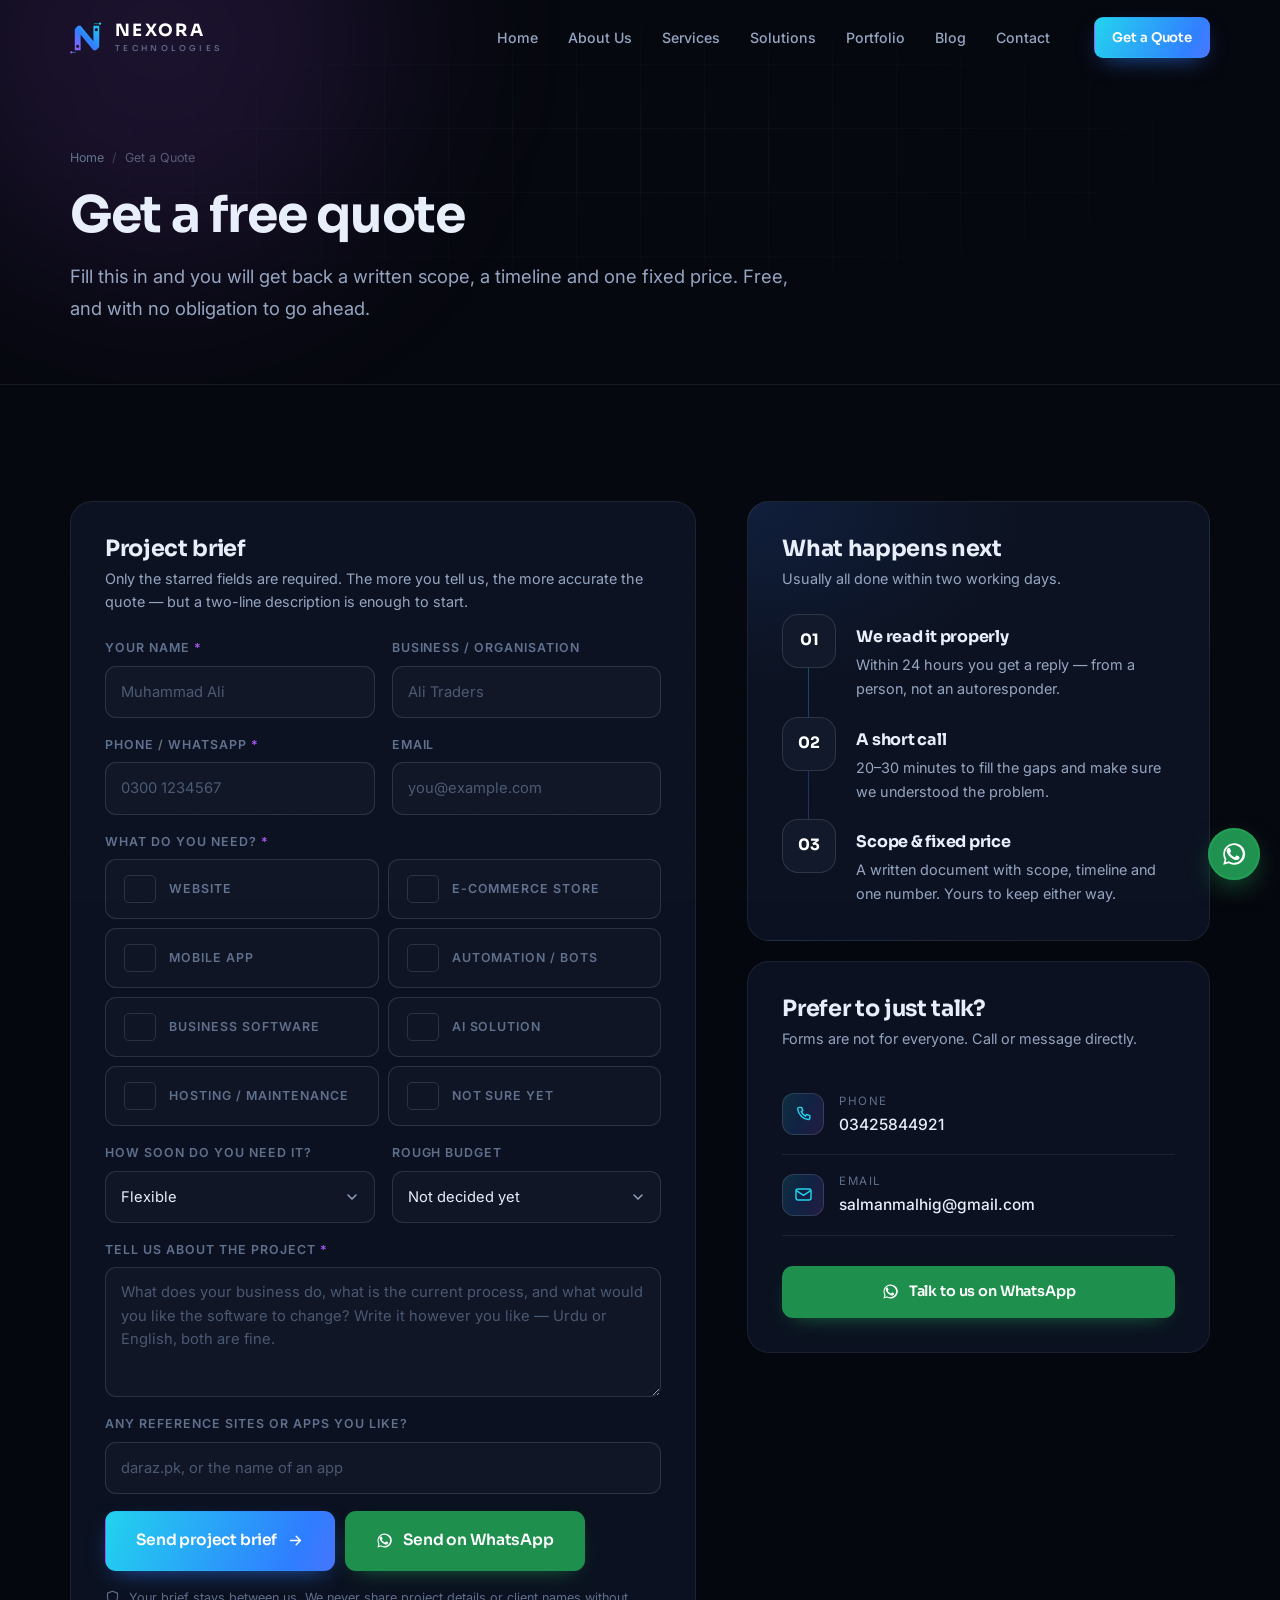
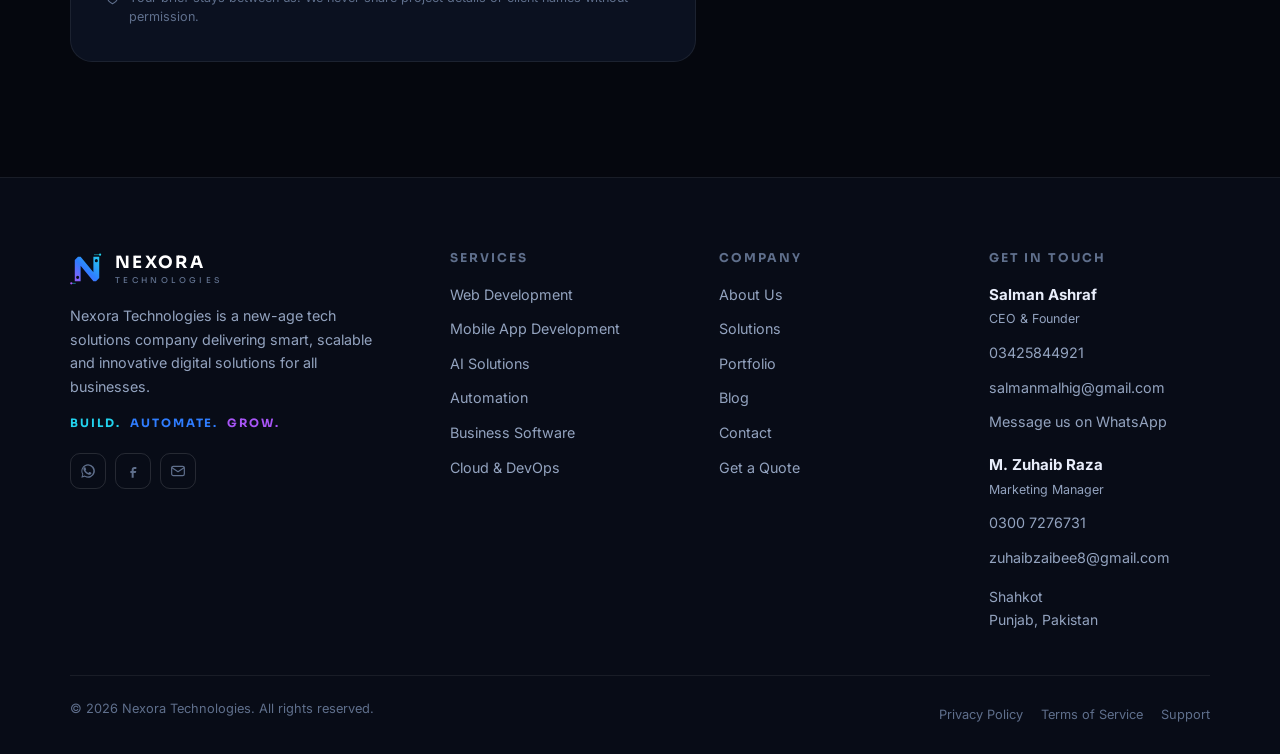
<file: quote.html>
<!DOCTYPE html>
<html lang="en">
<head>
<meta charset="utf-8">
<meta name="viewport" content="width=device-width, initial-scale=1">
<title>Get a Free Quote — Nexora Technologies</title>
<meta name="description" content="Tell us about your project and get a written scope, timeline and fixed price — free, with no obligation.">
<meta name="theme-color" content="#05070e">
<link rel="icon" href="assets/img/favicon.svg" type="image/svg+xml">
<meta property="og:type" content="website">
<meta property="og:title" content="Get a Free Quote — Nexora Technologies">
<meta property="og:description" content="Tell us about your project and get a written scope, timeline and fixed price — free, with no obligation.">
<meta property="og:image" content="assets/img/og.jpg">
<meta name="twitter:card" content="summary_large_image">
<link rel="preconnect" href="https://fonts.googleapis.com">
<link rel="preconnect" href="https://fonts.gstatic.com" crossorigin>
<link href="https://fonts.googleapis.com/css2?family=Sora:wght@400;500;600;700;800&family=Inter:wght@400;500;600&display=swap" rel="stylesheet">
<link rel="stylesheet" href="assets/css/style.css">
</head>
<body>
<a href="#main" class="skip-link">Skip to content</a>

<!-- ===== header ===== -->
<header class="hdr">
  <div class="hdr__in">
    <a href="index.html" class="brand" aria-label="Nexora Technologies, home">
      <img src="assets/img/logo.svg" alt="" class="brand__mark" width="34" height="34">
      <span class="brand__type">
        <span class="brand__name">NEXORA</span>
        <span class="brand__sub">TECHNOLOGIES</span>
      </span>
    </a>
    <nav class="nav" aria-label="Main">
      <a href="index.html">Home</a>
      <a href="about.html">About Us</a>
      <a href="services.html">Services</a>
      <a href="solutions.html">Solutions</a>
      <a href="portfolio.html">Portfolio</a>
      <a href="blog.html">Blog</a>
      <a href="contact.html">Contact</a>
    </nav>
    <a href="quote.html" aria-current="page" class="btn btn--primary btn--sm hdr__cta">Get a Quote</a>
    <button class="burger" type="button" aria-expanded="false" aria-controls="drawer" aria-label="Open menu"><span></span></button>
  </div>
</header>
<div class="drawer" id="drawer">
  <a href="index.html">Home</a>
  <a href="about.html">About Us</a>
  <a href="services.html">Services</a>
  <a href="solutions.html">Solutions</a>
  <a href="portfolio.html">Portfolio</a>
  <a href="blog.html">Blog</a>
  <a href="contact.html">Contact</a>
  <a href="quote.html" aria-current="page" class="btn btn--primary">Get a Quote</a>
</div>

<main id="main">

<!-- ===== banner ===== -->
<section class="banner">
  <div class="mesh"></div>
  <div class="glow glow--violet" style="width:460px;height:460px;top:-190px;left:-70px"></div>
  <div class="shell above">
    <nav class="crumb" aria-label="Breadcrumb"><a href="index.html">Home</a><span>/</span><span class="dim">Get a Quote</span></nav>
    <h1>Get a free quote</h1>
    <p class="lead">
      Fill this in and you will get back a written scope, a timeline and one fixed price.
      Free, and with no obligation to go ahead.
    </p>
  </div>
</section>

<!-- ===== quote form ===== -->
<section class="sec">
  <div class="shell">
    <div class="contact-grid">

      <div class="panel" data-reveal>
        <h3>Project brief</h3>
        <p class="panel__sub">
          Only the starred fields are required. The more you tell us, the more accurate
          the quote — but a two-line description is enough to start.
        </p>

        <form class="form" data-form data-subject="Nexora — Quote request" novalidate>
          <div class="form__row">
            <div class="field">
              <label for="q-name">Your name <span class="req">*</span></label>
              <input type="text" id="q-name" name="name" data-label="Name" placeholder="Muhammad Ali" required autocomplete="name">
              <span class="field__err"></span>
            </div>
            <div class="field">
              <label for="q-business">Business / organisation</label>
              <input type="text" id="q-business" name="business" data-label="Business" placeholder="Ali Traders" autocomplete="organization">
            </div>
          </div>

          <div class="form__row">
            <div class="field">
              <label for="q-phone">Phone / WhatsApp <span class="req">*</span></label>
              <input type="tel" id="q-phone" name="phone" data-label="Phone" placeholder="0300 1234567" required autocomplete="tel">
              <span class="field__err"></span>
            </div>
            <div class="field">
              <label for="q-email">Email</label>
              <input type="email" id="q-email" name="email" data-label="Email" placeholder="you@example.com" autocomplete="email">
              <span class="field__err"></span>
            </div>
          </div>

          <div class="field">
            <label>What do you need? <span class="req">*</span></label>
            <div class="opts">
              <label class="opt"><input type="checkbox" name="services" value="Website" data-label="Services"> Website</label>
              <label class="opt"><input type="checkbox" name="services" value="E-commerce store" data-label="Services"> E-commerce store</label>
              <label class="opt"><input type="checkbox" name="services" value="Mobile app" data-label="Services"> Mobile app</label>
              <label class="opt"><input type="checkbox" name="services" value="Automation / bots" data-label="Services"> Automation / bots</label>
              <label class="opt"><input type="checkbox" name="services" value="Business software" data-label="Services"> Business software</label>
              <label class="opt"><input type="checkbox" name="services" value="AI solution" data-label="Services"> AI solution</label>
              <label class="opt"><input type="checkbox" name="services" value="Hosting / maintenance" data-label="Services"> Hosting / maintenance</label>
              <label class="opt"><input type="checkbox" name="services" value="Not sure yet" data-label="Services"> Not sure yet</label>
            </div>
          </div>

          <div class="form__row">
            <div class="field">
              <label for="q-timeline">How soon do you need it?</label>
              <select id="q-timeline" name="timeline" data-label="Timeline">
                <option value="Flexible">Flexible</option>
                <option value="Within 2 weeks">Within 2 weeks</option>
                <option value="Within a month">Within a month</option>
                <option value="1-3 months">1&ndash;3 months</option>
                <option value="Just exploring">Just exploring for now</option>
              </select>
            </div>
            <div class="field">
              <label for="q-budget">Rough budget</label>
              <select id="q-budget" name="budget" data-label="Budget">
                <option value="Not decided yet">Not decided yet</option>
                <option value="Under 50k PKR">Under Rs. 50,000</option>
                <option value="50k-150k PKR">Rs. 50,000 &ndash; 150,000</option>
                <option value="150k-400k PKR">Rs. 150,000 &ndash; 400,000</option>
                <option value="Above 400k PKR">Above Rs. 400,000</option>
              </select>
            </div>
          </div>

          <div class="field">
            <label for="q-details">Tell us about the project <span class="req">*</span></label>
            <textarea id="q-details" name="details" data-label="Details" required placeholder="What does your business do, what is the current process, and what would you like the software to change? Write it however you like — Urdu or English, both are fine."></textarea>
            <span class="field__err"></span>
          </div>

          <div class="field">
            <label for="q-refs">Any reference sites or apps you like?</label>
            <input type="text" id="q-refs" name="references" data-label="References" placeholder="daraz.pk, or the name of an app">
          </div>

          <div class="form__status" role="status" aria-live="polite"></div>

          <div class="row" style="gap:10px">
            <button type="submit" class="btn btn--primary btn--lg">
              Send project brief
              <svg viewBox="0 0 24 24" fill="none" stroke="currentColor" stroke-width="2" stroke-linecap="round" stroke-linejoin="round"><path d="M5 12h14M13 6l6 6-6 6"/></svg>
            </button>
            <button type="button" class="btn btn--wa btn--lg" data-wa-send>
              <svg viewBox="0 0 24 24" fill="currentColor"><path d="M12 2a10 10 0 0 0-8.6 15L2 22l5.2-1.4A10 10 0 1 0 12 2zm0 18.2c-1.6 0-3.1-.4-4.4-1.2l-.3-.2-3.1.8.8-3-.2-.3a8.2 8.2 0 1 1 7.2 3.9zm4.6-5.8c-.3-.2-1.7-.9-2-1-.3-.1-.5-.1-.7.1-.2.3-.7 1-.9 1.2-.2.2-.3.2-.6.1-1.7-.9-2.9-1.6-4-3.6-.3-.5.3-.5.8-1.5.1-.2 0-.4 0-.5s-.7-1.6-.9-2.2c-.2-.6-.5-.5-.7-.5h-.6c-.2 0-.5.1-.8.4-.3.3-1 1-1 2.4s1.1 2.8 1.2 3c.1.2 2.1 3.2 5.1 4.5 1.9.8 2.6.9 3.5.7.6-.1 1.7-.7 1.9-1.3.2-.7.2-1.2.2-1.3-.1-.2-.3-.3-.5-.4z"/></svg>
              Send on WhatsApp
            </button>
          </div>

          <p class="form__note">
            <svg viewBox="0 0 24 24" fill="none" stroke="currentColor" stroke-width="1.8" stroke-linecap="round" stroke-linejoin="round"><path d="M12 22s8-4 8-10V5l-8-3-8 3v7c0 6 8 10 8 10z"/></svg>
            Your brief stays between us. We never share project details or client names without permission.
          </p>
        </form>
      </div>

      <!-- aside -->
      <div class="stack" style="gap:clamp(14px,2vw,20px)" data-reveal data-reveal-delay="100">
        <div class="panel panel--accent">
          <h3>What happens next</h3>
          <p class="panel__sub">Usually all done within two working days.</p>
          <div class="steps" style="gap:16px">
            <div class="step">
              <div class="step__n">01</div>
              <div><h3 style="font-size:1rem;padding-top:14px">We read it properly</h3><p class="small">Within 24 hours you get a reply — from a person, not an autoresponder.</p></div>
            </div>
            <div class="step">
              <div class="step__n">02</div>
              <div><h3 style="font-size:1rem;padding-top:14px">A short call</h3><p class="small">20&ndash;30 minutes to fill the gaps and make sure we understood the problem.</p></div>
            </div>
            <div class="step">
              <div class="step__n">03</div>
              <div><h3 style="font-size:1rem;padding-top:14px">Scope &amp; fixed price</h3><p class="small">A written document with scope, timeline and one number. Yours to keep either way.</p></div>
            </div>
          </div>
        </div>

        <div class="panel">
          <h3>Prefer to just talk?</h3>
          <p class="panel__sub">Forms are not for everyone. Call or message directly.</p>
          <div class="crow">
            <div class="crow__ico"><svg viewBox="0 0 24 24" fill="none" stroke="currentColor" stroke-width="1.8" stroke-linecap="round" stroke-linejoin="round"><path d="M6.6 3h3l1.5 4-2 1.4a12 12 0 0 0 5.5 5.5l1.4-2 4 1.5v3a2 2 0 0 1-2.2 2A17 17 0 0 1 4.6 5.2 2 2 0 0 1 6.6 3z"/></svg></div>
            <div>
              <div class="crow__l">Phone</div>
              <a class="crow__v" href="tel:+923425844921" data-cfg="phone">0342 5844921</a>
            </div>
          </div>
          <div class="crow">
            <div class="crow__ico"><svg viewBox="0 0 24 24" fill="none" stroke="currentColor" stroke-width="1.8" stroke-linecap="round" stroke-linejoin="round"><rect x="2.5" y="5" width="19" height="14" rx="2.5"/><path d="m3 7 9 6 9-6"/></svg></div>
            <div>
              <div class="crow__l">Email</div>
              <a class="crow__v" href="mailto:salmanmalhig@gmail.com" data-cfg="email">salmanmalhig@gmail.com</a>
            </div>
          </div>
          <a href="#" data-cfg="wa" target="_blank" rel="noopener" class="btn btn--wa btn--block mt-3">
            <svg viewBox="0 0 24 24" fill="currentColor"><path d="M12 2a10 10 0 0 0-8.6 15L2 22l5.2-1.4A10 10 0 1 0 12 2zm0 18.2c-1.6 0-3.1-.4-4.4-1.2l-.3-.2-3.1.8.8-3-.2-.3a8.2 8.2 0 1 1 7.2 3.9zm4.6-5.8c-.3-.2-1.7-.9-2-1-.3-.1-.5-.1-.7.1-.2.3-.7 1-.9 1.2-.2.2-.3.2-.6.1-1.7-.9-2.9-1.6-4-3.6-.3-.5.3-.5.8-1.5.1-.2 0-.4 0-.5s-.7-1.6-.9-2.2c-.2-.6-.5-.5-.7-.5h-.6c-.2 0-.5.1-.8.4-.3.3-1 1-1 2.4s1.1 2.8 1.2 3c.1.2 2.1 3.2 5.1 4.5 1.9.8 2.6.9 3.5.7.6-.1 1.7-.7 1.9-1.3.2-.7.2-1.2.2-1.3-.1-.2-.3-.3-.5-.4z"/></svg>
            Talk to us on WhatsApp
          </a>
        </div>
      </div>

    </div>
  </div>
</section>

</main>

<!-- ===== footer ===== -->
<footer class="ftr">
  <div class="shell">
    <div class="ftr__grid">
      <div class="ftr__about">
        <a href="index.html" class="brand" aria-label="Nexora Technologies, home">
          <img src="assets/img/logo.svg" alt="" class="brand__mark" width="34" height="34">
          <span class="brand__type">
            <span class="brand__name">NEXORA</span>
            <span class="brand__sub">TECHNOLOGIES</span>
          </span>
        </a>
        <p>Nexora Technologies is a new-age tech solutions company delivering smart, scalable and innovative digital solutions for all businesses.</p>
        <div class="ftr__tagline"><span>Build.</span><span>Automate.</span><span>Grow.</span></div>
        <div class="ftr__social">
          <a href="#" data-cfg="wa" target="_blank" rel="noopener" aria-label="WhatsApp">
            <svg viewBox="0 0 24 24" fill="currentColor"><path d="M12 2a10 10 0 0 0-8.6 15L2 22l5.2-1.4A10 10 0 1 0 12 2zm0 18.2c-1.6 0-3.1-.4-4.4-1.2l-.3-.2-3.1.8.8-3-.2-.3a8.2 8.2 0 1 1 7.2 3.9zm4.6-5.8c-.3-.2-1.7-.9-2-1-.3-.1-.5-.1-.7.1-.2.3-.7 1-.9 1.2-.2.2-.3.2-.6.1-1.7-.9-2.9-1.6-4-3.6-.3-.5.3-.5.8-1.5.1-.2 0-.4 0-.5s-.7-1.6-.9-2.2c-.2-.6-.5-.5-.7-.5h-.6c-.2 0-.5.1-.8.4-.3.3-1 1-1 2.4s1.1 2.8 1.2 3c.1.2 2.1 3.2 5.1 4.5 1.9.8 2.6.9 3.5.7.6-.1 1.7-.7 1.9-1.3.2-.7.2-1.2.2-1.3-.1-.2-.3-.3-.5-.4z"/></svg>
          </a>
          <a href="https://www.facebook.com/" target="_blank" rel="noopener" aria-label="Facebook">
            <svg viewBox="0 0 24 24" fill="currentColor"><path d="M14 9h3V6h-3c-2.2 0-4 1.8-4 4v2H8v3h2v7h3v-7h3l1-3h-4v-2c0-.6.4-1 1-1z"/></svg>
          </a>
          <a href="mailto:salmanmalhig@gmail.com" aria-label="Email">
            <svg viewBox="0 0 24 24" fill="none" stroke="currentColor" stroke-width="1.8" stroke-linecap="round" stroke-linejoin="round"><rect x="2.5" y="5" width="19" height="14" rx="2.5"/><path d="m3 7 9 6 9-6"/></svg>
          </a>
        </div>
      </div>

      <div>
        <h4>Services</h4>
        <div class="ftr__links">
          <a href="services.html#web">Web Development</a>
          <a href="services.html#mobile">Mobile App Development</a>
          <a href="services.html#ai">AI Solutions</a>
          <a href="services.html#automation">Automation</a>
          <a href="services.html#software">Business Software</a>
          <a href="services.html#cloud">Cloud &amp; DevOps</a>
        </div>
      </div>

      <div>
        <h4>Company</h4>
        <div class="ftr__links">
          <a href="about.html">About Us</a>
          <a href="solutions.html">Solutions</a>
          <a href="portfolio.html">Portfolio</a>
          <a href="blog.html">Blog</a>
          <a href="contact.html">Contact</a>
          <a href="quote.html">Get a Quote</a>
        </div>
      </div>

      <div>
        <h4>Get in touch</h4>
        <div class="ftr__links">
          <div class="ftr__person">
            <span class="ftr__person-name">Salman Ashraf</span>
            <span class="ftr__person-role">CEO &amp; Founder</span>
          </div>
          <a href="tel:+923425844921" data-cfg="phone">0342 5844921</a>
          <a href="mailto:salmanmalhig@gmail.com" data-cfg="email">salmanmalhig@gmail.com</a>
          <a href="#" data-cfg="wa" target="_blank" rel="noopener">Message us on WhatsApp</a>
          <div class="ftr__person" style="margin-top:8px">
            <span class="ftr__person-name">M. Zuhaib Raza</span>
            <span class="ftr__person-role">Marketing Manager</span>
          </div>
          <a href="tel:+923007276731">0300 7276731</a>
          <a href="mailto:zuhaibzaibee8@gmail.com" class="small">zuhaibzaibee8@gmail.com</a>
          <span class="dim small" style="margin-top:4px">Shahkot<br>Punjab, Pakistan</span>
        </div>
      </div>
    </div>

    <div class="ftr__bar">
      <p>&copy; <span data-year>2026</span> Nexora Technologies. All rights reserved.</p>
      <nav aria-label="Legal">
        <a href="privacy.html">Privacy Policy</a>
        <a href="terms.html">Terms of Service</a>
        <a href="contact.html">Support</a>
      </nav>
    </div>
  </div>
</footer>

<a href="https://wa.me/923007276731" class="wa-float" target="_blank" rel="noopener" aria-label="Chat with Sales on WhatsApp">
  <svg viewBox="0 0 24 24" fill="currentColor"><path d="M12 2a10 10 0 0 0-8.6 15L2 22l5.2-1.4A10 10 0 1 0 12 2zm0 18.2c-1.6 0-3.1-.4-4.4-1.2l-.3-.2-3.1.8.8-3-.2-.3a8.2 8.2 0 1 1 7.2 3.9zm4.6-5.8c-.3-.2-1.7-.9-2-1-.3-.1-.5-.1-.7.1-.2.3-.7 1-.9 1.2-.2.2-.3.2-.6.1-1.7-.9-2.9-1.6-4-3.6-.3-.5.3-.5.8-1.5.1-.2 0-.4 0-.5s-.7-1.6-.9-2.2c-.2-.6-.5-.5-.7-.5h-.6c-.2 0-.5.1-.8.4-.3.3-1 1-1 2.4s1.1 2.8 1.2 3c.1.2 2.1 3.2 5.1 4.5 1.9.8 2.6.9 3.5.7.6-.1 1.7-.7 1.9-1.3.2-.7.2-1.2.2-1.3-.1-.2-.3-.3-.5-.4z"/></svg>
</a>

<script src="assets/js/main.js" defer></script>
</body>
</html>
</file>
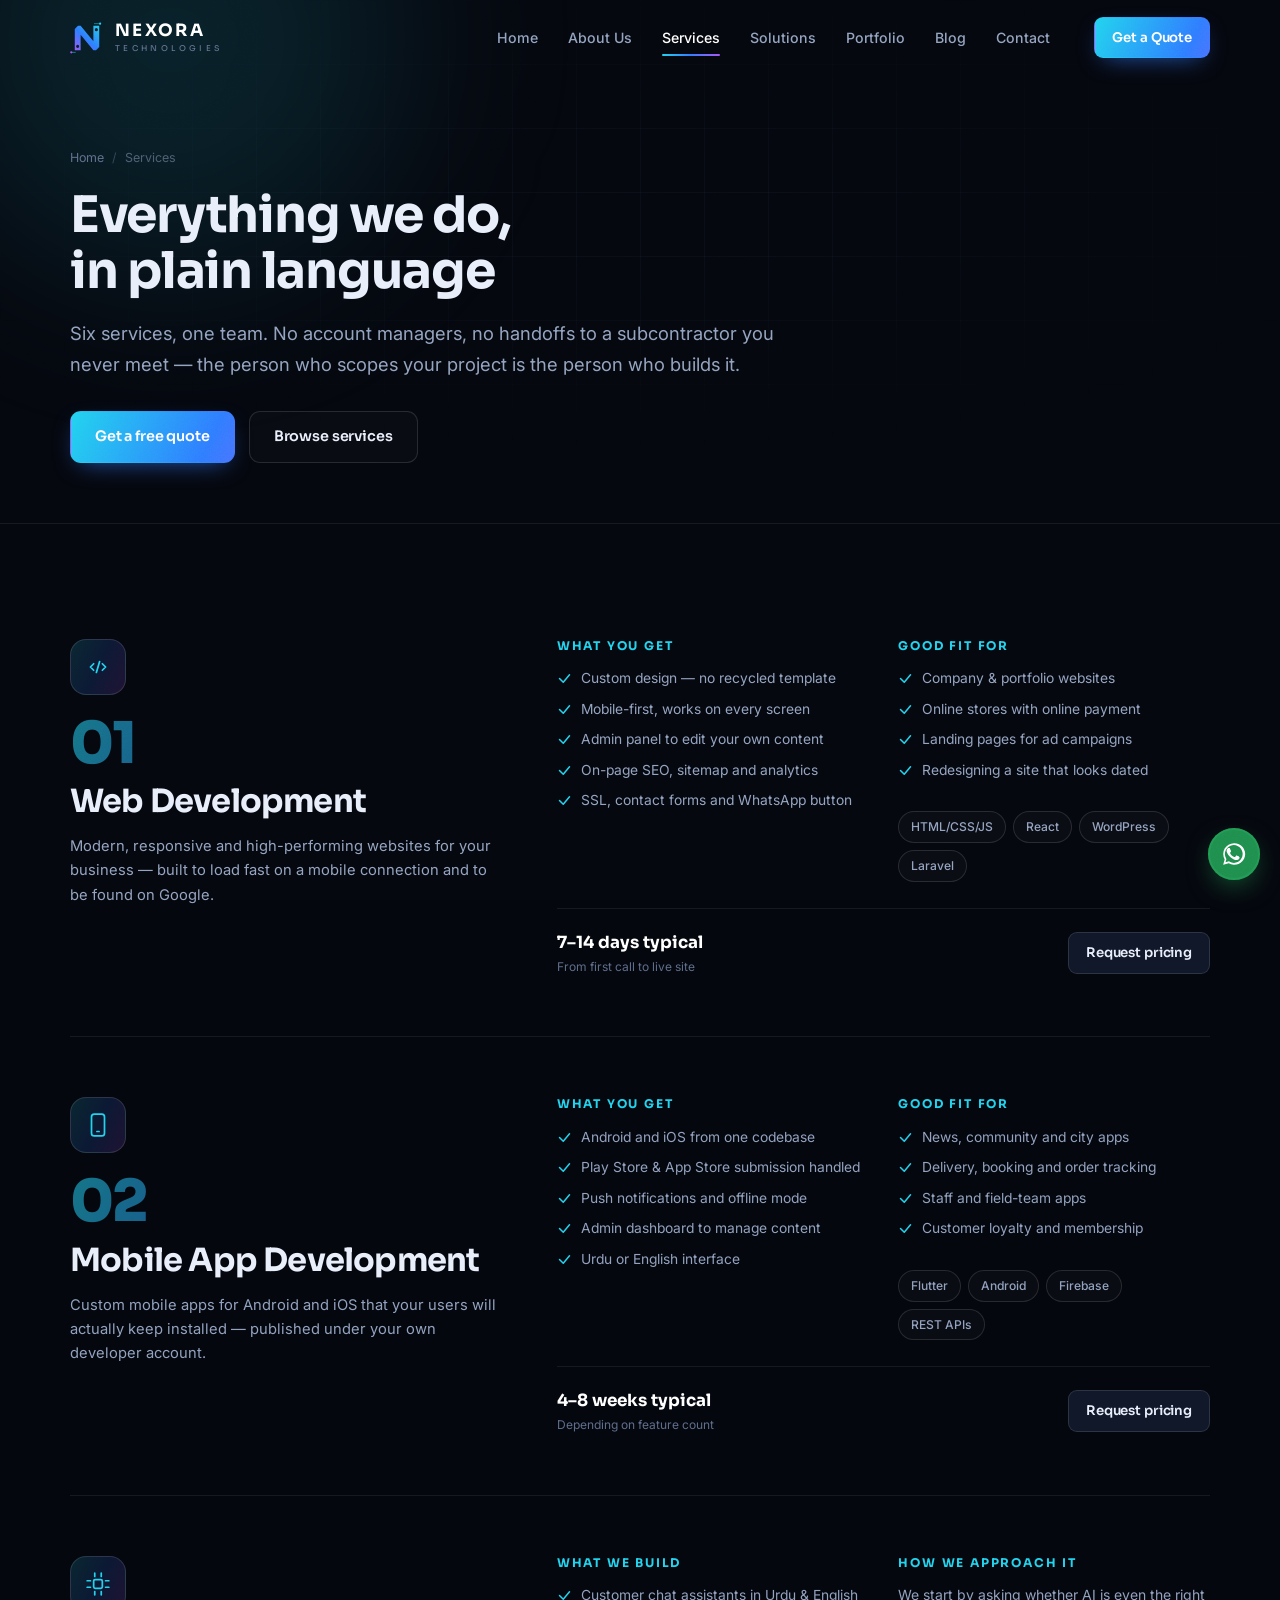
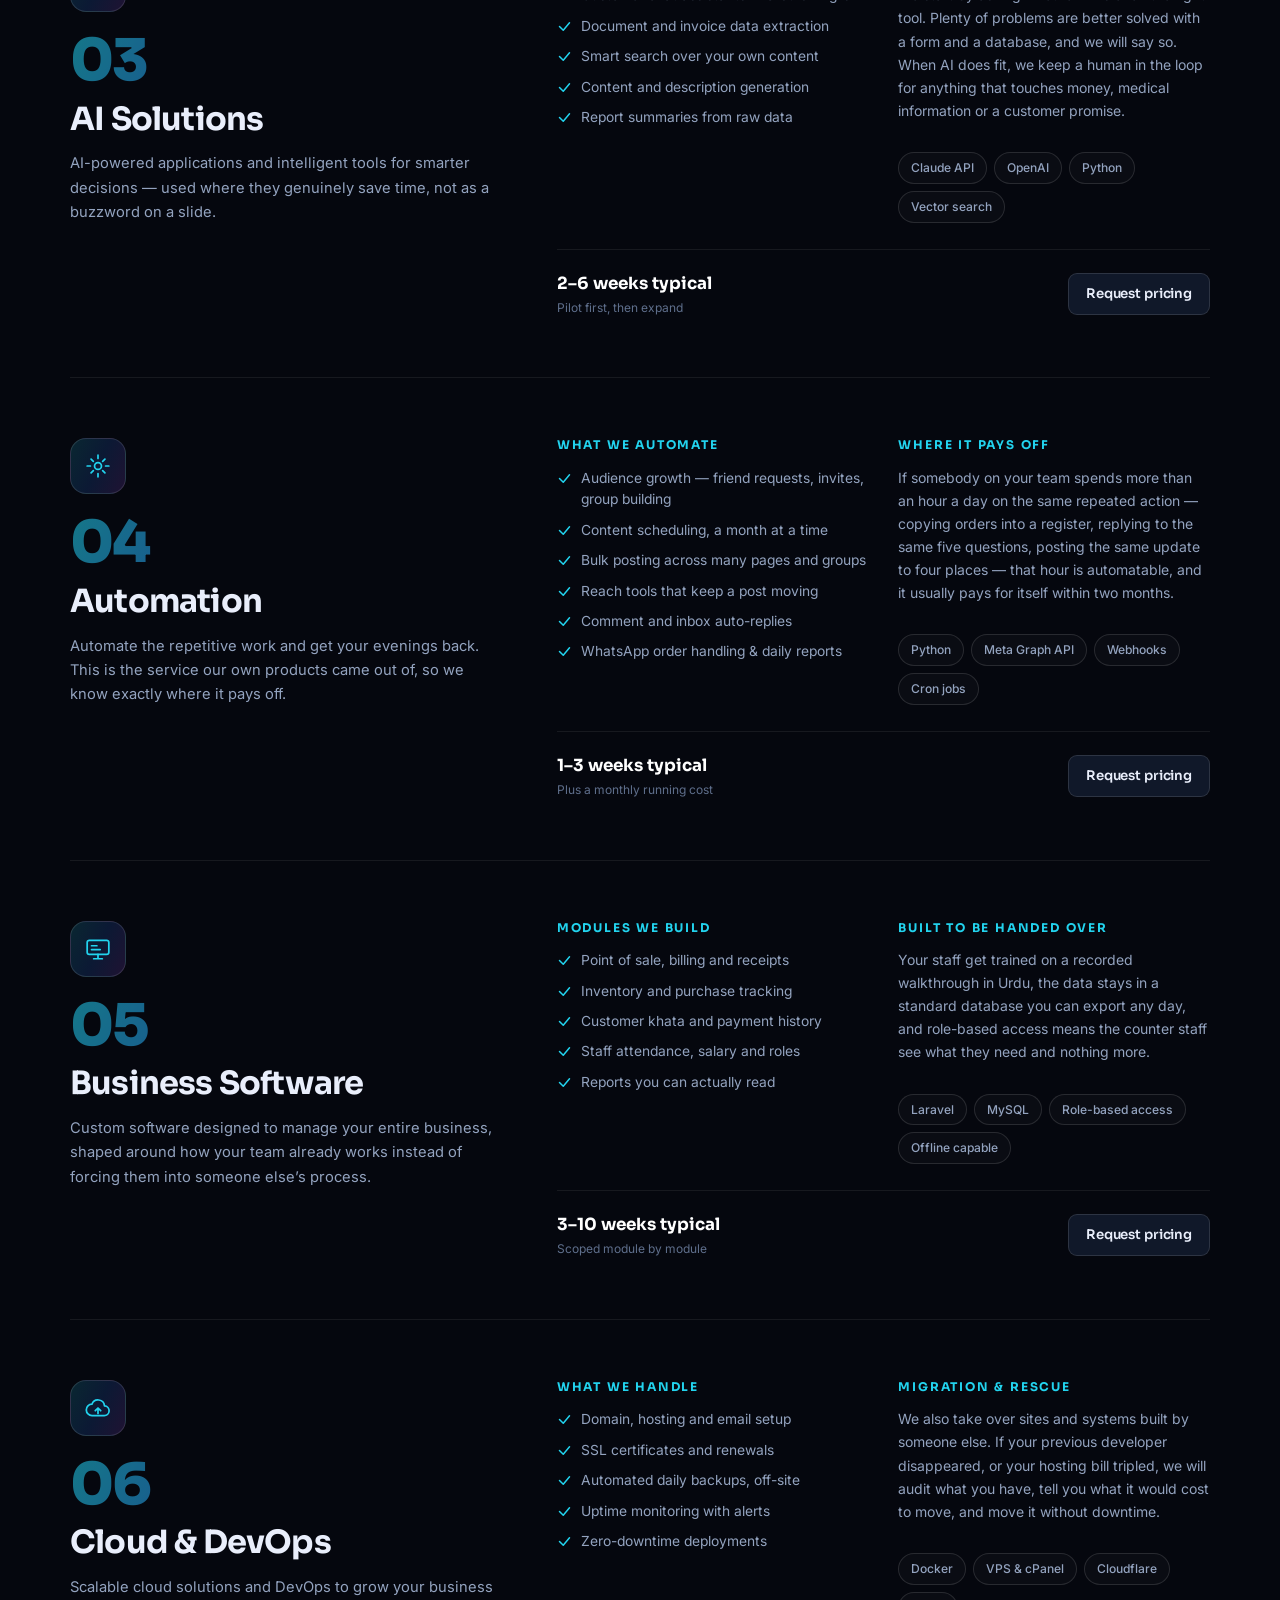
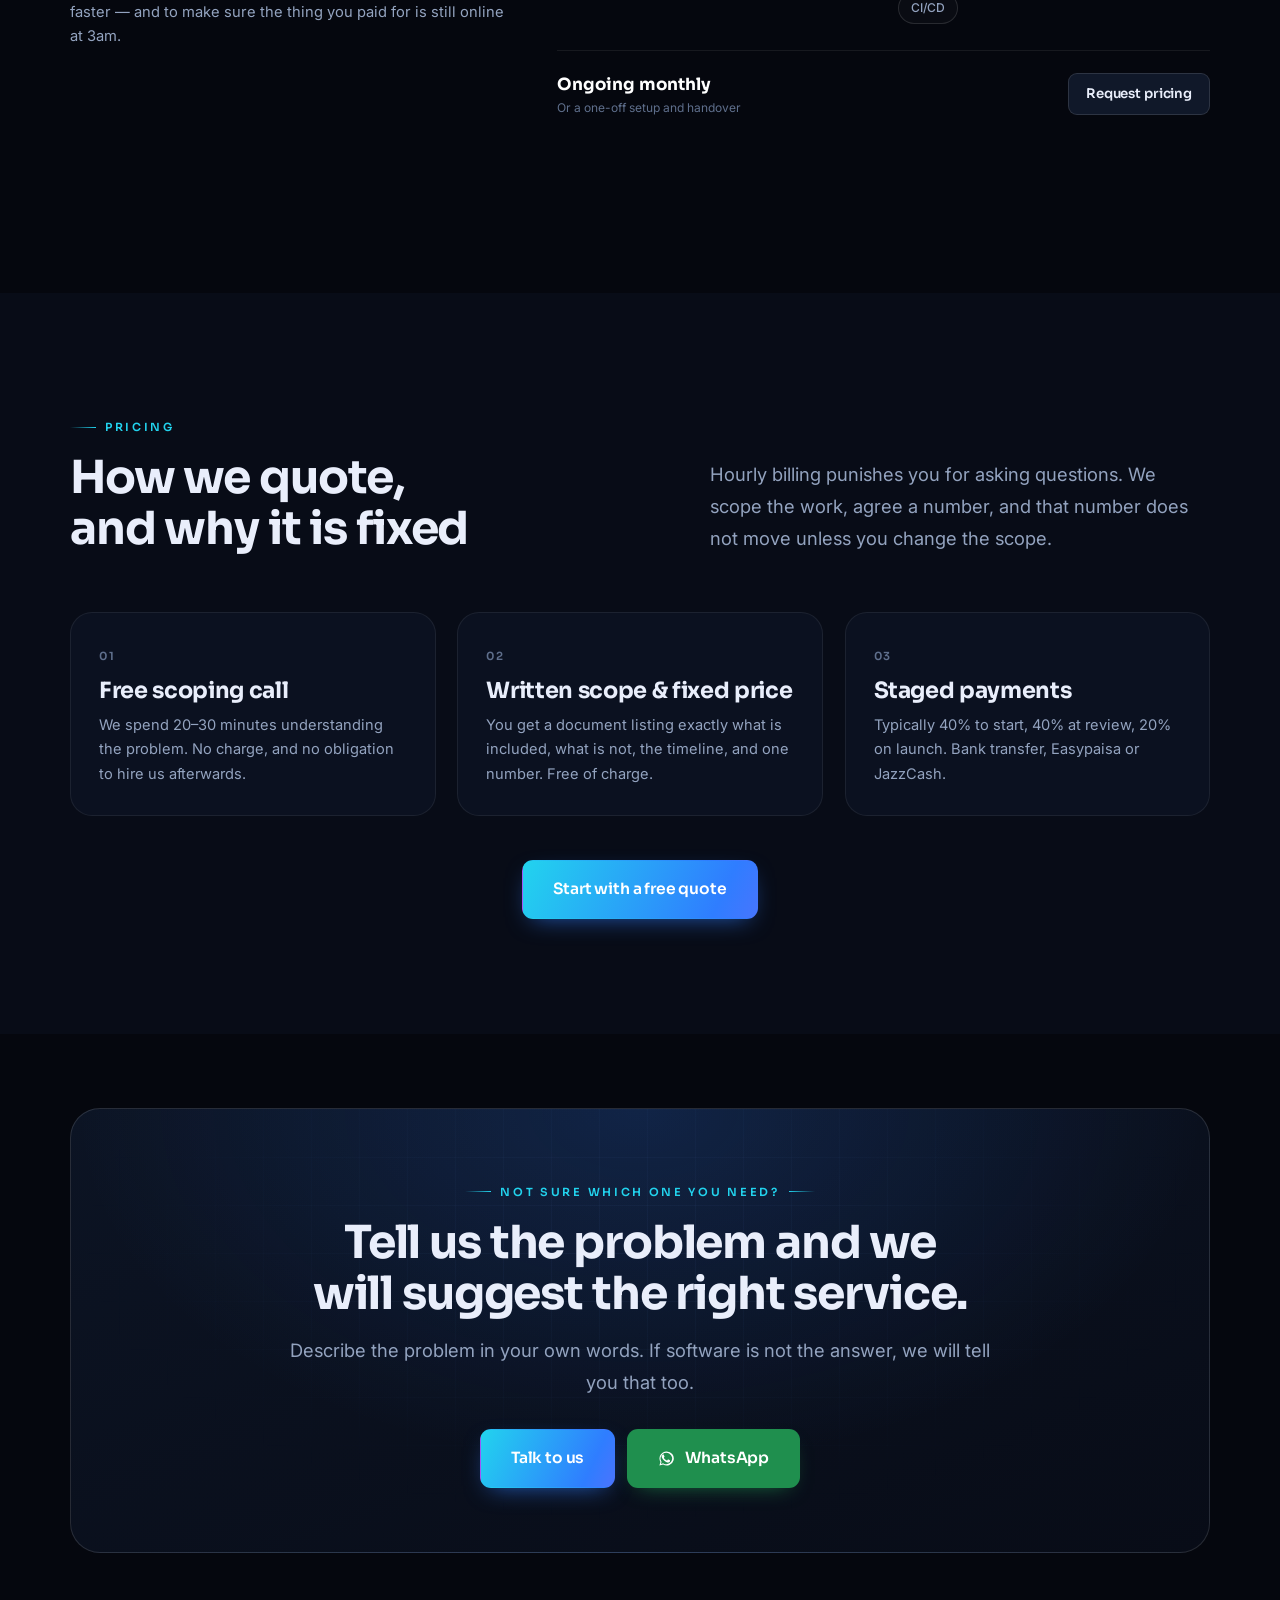
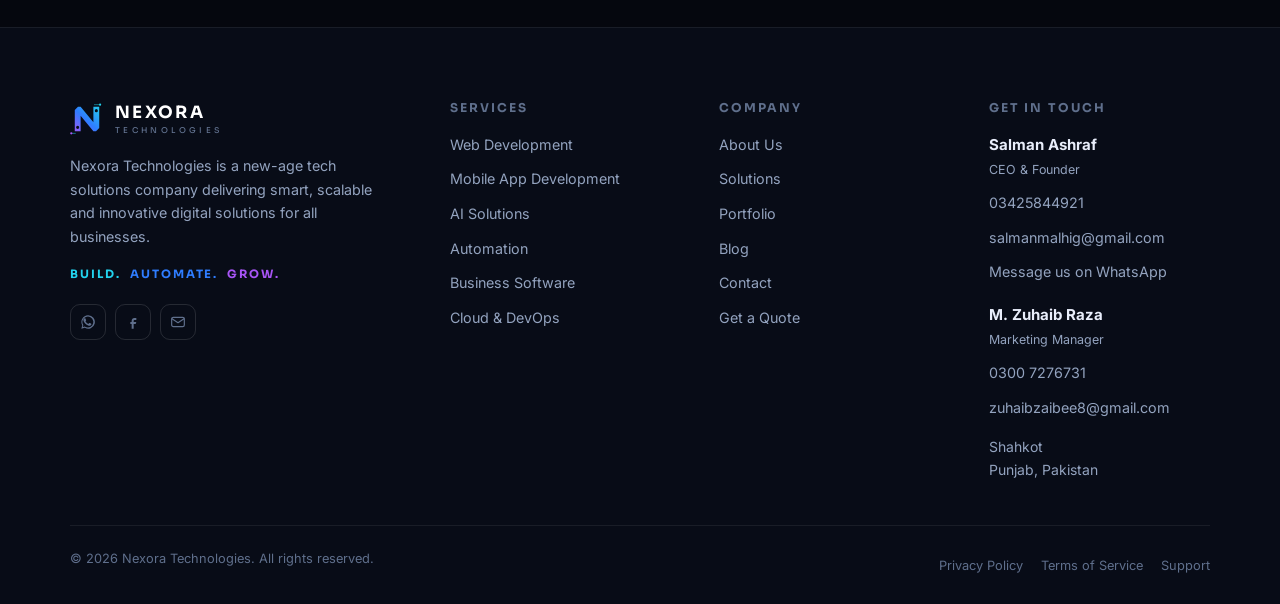
<file: services.html>
<!DOCTYPE html>
<html lang="en">
<head>
<meta charset="utf-8">
<meta name="viewport" content="width=device-width, initial-scale=1">
<title>Services — Web, Mobile, AI &amp; Automation | Nexora Technologies</title>
<meta name="description" content="Web development, mobile apps, AI solutions, automation, business software and cloud services — what is included, and what it costs.">
<meta name="theme-color" content="#05070e">
<link rel="icon" href="assets/img/favicon.svg" type="image/svg+xml">
<meta property="og:type" content="website">
<meta property="og:title" content="Nexora Services — Web, Mobile, AI &amp; Automation">
<meta property="og:description" content="Web development, mobile apps, AI solutions, automation, business software and cloud services — what is included, and what it costs.">
<meta property="og:image" content="assets/img/og.jpg">
<meta name="twitter:card" content="summary_large_image">
<link rel="preconnect" href="https://fonts.googleapis.com">
<link rel="preconnect" href="https://fonts.gstatic.com" crossorigin>
<link href="https://fonts.googleapis.com/css2?family=Sora:wght@400;500;600;700;800&family=Inter:wght@400;500;600&display=swap" rel="stylesheet">
<link rel="stylesheet" href="assets/css/style.css">
</head>
<body>
<a href="#main" class="skip-link">Skip to content</a>

<!-- ===== header ===== -->
<header class="hdr">
  <div class="hdr__in">
    <a href="index.html" class="brand" aria-label="Nexora Technologies, home">
      <img src="assets/img/logo.svg" alt="" class="brand__mark" width="34" height="34">
      <span class="brand__type">
        <span class="brand__name">NEXORA</span>
        <span class="brand__sub">TECHNOLOGIES</span>
      </span>
    </a>
    <nav class="nav" aria-label="Main">
      <a href="index.html">Home</a>
      <a href="about.html">About Us</a>
      <a href="services.html" aria-current="page">Services</a>
      <a href="solutions.html">Solutions</a>
      <a href="portfolio.html">Portfolio</a>
      <a href="blog.html">Blog</a>
      <a href="contact.html">Contact</a>
    </nav>
    <a href="quote.html" class="btn btn--primary btn--sm hdr__cta">Get a Quote</a>
    <button class="burger" type="button" aria-expanded="false" aria-controls="drawer" aria-label="Open menu"><span></span></button>
  </div>
</header>
<div class="drawer" id="drawer">
  <a href="index.html">Home</a>
  <a href="about.html">About Us</a>
  <a href="services.html" aria-current="page">Services</a>
  <a href="solutions.html">Solutions</a>
  <a href="portfolio.html">Portfolio</a>
  <a href="blog.html">Blog</a>
  <a href="contact.html">Contact</a>
  <a href="quote.html" class="btn btn--primary">Get a Quote</a>
</div>

<main id="main">

<!-- ===== banner ===== -->
<section class="banner">
  <div class="mesh"></div>
  <div class="glow glow--cyan" style="width:460px;height:460px;top:-190px;left:-60px"></div>
  <div class="shell above">
    <nav class="crumb" aria-label="Breadcrumb"><a href="index.html">Home</a><span>/</span><span class="dim">Services</span></nav>
    <h1>Everything we do,<br>in plain language</h1>
    <p class="lead">
      Six services, one team. No account managers, no handoffs to a subcontractor you never
      meet — the person who scopes your project is the person who builds it.
    </p>
    <div class="row mt-3">
      <a href="quote.html" class="btn btn--primary">Get a free quote</a>
      <a href="#web" class="btn btn--ghost">Browse services</a>
    </div>
  </div>
</section>

<!-- ===== services detail ===== -->
<section class="sec">
  <div class="shell">

    <!-- 01 web -->
    <article class="svc" id="web" data-reveal>
      <div class="svc__aside">
        <div class="svc__ico"><svg viewBox="0 0 24 24" fill="none" stroke="currentColor" stroke-width="1.6" stroke-linecap="round" stroke-linejoin="round"><path d="m8 9-3 3 3 3M16 9l3 3-3 3M13.5 7l-3 10"/></svg></div>
        <div class="svc__num">01</div>
        <h2>Web Development</h2>
        <p>Modern, responsive and high-performing websites for your business — built to load fast on a mobile connection and to be found on Google.</p>
      </div>
      <div>
        <div class="svc__cols">
          <div class="svc__col">
            <h4>What you get</h4>
            <ul class="flist">
              <li><svg viewBox="0 0 24 24" fill="none" stroke="currentColor" stroke-width="2.4" stroke-linecap="round" stroke-linejoin="round"><path d="m4 12 6 6L20 6"/></svg>Custom design — no recycled template</li>
              <li><svg viewBox="0 0 24 24" fill="none" stroke="currentColor" stroke-width="2.4" stroke-linecap="round" stroke-linejoin="round"><path d="m4 12 6 6L20 6"/></svg>Mobile-first, works on every screen</li>
              <li><svg viewBox="0 0 24 24" fill="none" stroke="currentColor" stroke-width="2.4" stroke-linecap="round" stroke-linejoin="round"><path d="m4 12 6 6L20 6"/></svg>Admin panel to edit your own content</li>
              <li><svg viewBox="0 0 24 24" fill="none" stroke="currentColor" stroke-width="2.4" stroke-linecap="round" stroke-linejoin="round"><path d="m4 12 6 6L20 6"/></svg>On-page SEO, sitemap and analytics</li>
              <li><svg viewBox="0 0 24 24" fill="none" stroke="currentColor" stroke-width="2.4" stroke-linecap="round" stroke-linejoin="round"><path d="m4 12 6 6L20 6"/></svg>SSL, contact forms and WhatsApp button</li>
            </ul>
          </div>
          <div class="svc__col">
            <h4>Good fit for</h4>
            <ul class="flist">
              <li><svg viewBox="0 0 24 24" fill="none" stroke="currentColor" stroke-width="2.4" stroke-linecap="round" stroke-linejoin="round"><path d="m4 12 6 6L20 6"/></svg>Company &amp; portfolio websites</li>
              <li><svg viewBox="0 0 24 24" fill="none" stroke="currentColor" stroke-width="2.4" stroke-linecap="round" stroke-linejoin="round"><path d="m4 12 6 6L20 6"/></svg>Online stores with online payment</li>
              <li><svg viewBox="0 0 24 24" fill="none" stroke="currentColor" stroke-width="2.4" stroke-linecap="round" stroke-linejoin="round"><path d="m4 12 6 6L20 6"/></svg>Landing pages for ad campaigns</li>
              <li><svg viewBox="0 0 24 24" fill="none" stroke="currentColor" stroke-width="2.4" stroke-linecap="round" stroke-linejoin="round"><path d="m4 12 6 6L20 6"/></svg>Redesigning a site that looks dated</li>
            </ul>
            <div class="chips mt-3">
              <span class="chip">HTML/CSS/JS</span><span class="chip">React</span>
              <span class="chip">WordPress</span><span class="chip">Laravel</span>
            </div>
          </div>
        </div>
        <div class="price">
          <div class="price__v">7&ndash;14 days typical<small>From first call to live site</small></div>
          <a href="quote.html" class="btn btn--solid btn--sm">Request pricing</a>
        </div>
      </div>
    </article>

    <!-- 02 mobile -->
    <article class="svc" id="mobile" data-reveal>
      <div class="svc__aside">
        <div class="svc__ico"><svg viewBox="0 0 24 24" fill="none" stroke="currentColor" stroke-width="1.6" stroke-linecap="round" stroke-linejoin="round"><rect x="6" y="2" width="12" height="20" rx="2.5"/><path d="M11 18h2"/></svg></div>
        <div class="svc__num">02</div>
        <h2>Mobile App Development</h2>
        <p>Custom mobile apps for Android and iOS that your users will actually keep installed — published under your own developer account.</p>
      </div>
      <div>
        <div class="svc__cols">
          <div class="svc__col">
            <h4>What you get</h4>
            <ul class="flist">
              <li><svg viewBox="0 0 24 24" fill="none" stroke="currentColor" stroke-width="2.4" stroke-linecap="round" stroke-linejoin="round"><path d="m4 12 6 6L20 6"/></svg>Android and iOS from one codebase</li>
              <li><svg viewBox="0 0 24 24" fill="none" stroke="currentColor" stroke-width="2.4" stroke-linecap="round" stroke-linejoin="round"><path d="m4 12 6 6L20 6"/></svg>Play Store &amp; App Store submission handled</li>
              <li><svg viewBox="0 0 24 24" fill="none" stroke="currentColor" stroke-width="2.4" stroke-linecap="round" stroke-linejoin="round"><path d="m4 12 6 6L20 6"/></svg>Push notifications and offline mode</li>
              <li><svg viewBox="0 0 24 24" fill="none" stroke="currentColor" stroke-width="2.4" stroke-linecap="round" stroke-linejoin="round"><path d="m4 12 6 6L20 6"/></svg>Admin dashboard to manage content</li>
              <li><svg viewBox="0 0 24 24" fill="none" stroke="currentColor" stroke-width="2.4" stroke-linecap="round" stroke-linejoin="round"><path d="m4 12 6 6L20 6"/></svg>Urdu or English interface</li>
            </ul>
          </div>
          <div class="svc__col">
            <h4>Good fit for</h4>
            <ul class="flist">
              <li><svg viewBox="0 0 24 24" fill="none" stroke="currentColor" stroke-width="2.4" stroke-linecap="round" stroke-linejoin="round"><path d="m4 12 6 6L20 6"/></svg>News, community and city apps</li>
              <li><svg viewBox="0 0 24 24" fill="none" stroke="currentColor" stroke-width="2.4" stroke-linecap="round" stroke-linejoin="round"><path d="m4 12 6 6L20 6"/></svg>Delivery, booking and order tracking</li>
              <li><svg viewBox="0 0 24 24" fill="none" stroke="currentColor" stroke-width="2.4" stroke-linecap="round" stroke-linejoin="round"><path d="m4 12 6 6L20 6"/></svg>Staff and field-team apps</li>
              <li><svg viewBox="0 0 24 24" fill="none" stroke="currentColor" stroke-width="2.4" stroke-linecap="round" stroke-linejoin="round"><path d="m4 12 6 6L20 6"/></svg>Customer loyalty and membership</li>
            </ul>
            <div class="chips mt-3">
              <span class="chip">Flutter</span><span class="chip">Android</span>
              <span class="chip">Firebase</span><span class="chip">REST APIs</span>
            </div>
          </div>
        </div>
        <div class="price">
          <div class="price__v">4&ndash;8 weeks typical<small>Depending on feature count</small></div>
          <a href="quote.html" class="btn btn--solid btn--sm">Request pricing</a>
        </div>
      </div>
    </article>

    <!-- 03 ai -->
    <article class="svc" id="ai" data-reveal>
      <div class="svc__aside">
        <div class="svc__ico"><svg viewBox="0 0 24 24" fill="none" stroke="currentColor" stroke-width="1.6" stroke-linecap="round" stroke-linejoin="round"><rect x="8" y="8" width="8" height="8" rx="1.5"/><path d="M9 2v3M15 2v3M9 19v3M15 19v3M2 9h3M2 15h3M19 9h3M19 15h3"/></svg></div>
        <div class="svc__num">03</div>
        <h2>AI Solutions</h2>
        <p>AI-powered applications and intelligent tools for smarter decisions — used where they genuinely save time, not as a buzzword on a slide.</p>
      </div>
      <div>
        <div class="svc__cols">
          <div class="svc__col">
            <h4>What we build</h4>
            <ul class="flist">
              <li><svg viewBox="0 0 24 24" fill="none" stroke="currentColor" stroke-width="2.4" stroke-linecap="round" stroke-linejoin="round"><path d="m4 12 6 6L20 6"/></svg>Customer chat assistants in Urdu &amp; English</li>
              <li><svg viewBox="0 0 24 24" fill="none" stroke="currentColor" stroke-width="2.4" stroke-linecap="round" stroke-linejoin="round"><path d="m4 12 6 6L20 6"/></svg>Document and invoice data extraction</li>
              <li><svg viewBox="0 0 24 24" fill="none" stroke="currentColor" stroke-width="2.4" stroke-linecap="round" stroke-linejoin="round"><path d="m4 12 6 6L20 6"/></svg>Smart search over your own content</li>
              <li><svg viewBox="0 0 24 24" fill="none" stroke="currentColor" stroke-width="2.4" stroke-linecap="round" stroke-linejoin="round"><path d="m4 12 6 6L20 6"/></svg>Content and description generation</li>
              <li><svg viewBox="0 0 24 24" fill="none" stroke="currentColor" stroke-width="2.4" stroke-linecap="round" stroke-linejoin="round"><path d="m4 12 6 6L20 6"/></svg>Report summaries from raw data</li>
            </ul>
          </div>
          <div class="svc__col">
            <h4>How we approach it</h4>
            <p class="small dim">
              We start by asking whether AI is even the right tool. Plenty of problems are
              better solved with a form and a database, and we will say so. When AI does
              fit, we keep a human in the loop for anything that touches money, medical
              information or a customer promise.
            </p>
            <div class="chips mt-3">
              <span class="chip">Claude API</span><span class="chip">OpenAI</span>
              <span class="chip">Python</span><span class="chip">Vector search</span>
            </div>
          </div>
        </div>
        <div class="price">
          <div class="price__v">2&ndash;6 weeks typical<small>Pilot first, then expand</small></div>
          <a href="quote.html" class="btn btn--solid btn--sm">Request pricing</a>
        </div>
      </div>
    </article>

    <!-- 04 automation -->
    <article class="svc" id="automation" data-reveal>
      <div class="svc__aside">
        <div class="svc__ico"><svg viewBox="0 0 24 24" fill="none" stroke="currentColor" stroke-width="1.6" stroke-linecap="round" stroke-linejoin="round"><circle cx="12" cy="12" r="3.2"/><path d="M12 2v3M12 19v3M22 12h-3M5 12H2M18.4 5.6l-2.1 2.1M7.7 16.3l-2.1 2.1M18.4 18.4l-2.1-2.1M7.7 7.7 5.6 5.6"/></svg></div>
        <div class="svc__num">04</div>
        <h2>Automation</h2>
        <p>Automate the repetitive work and get your evenings back. This is the service our own products came out of, so we know exactly where it pays off.</p>
      </div>
      <div>
        <div class="svc__cols">
          <div class="svc__col">
            <h4>What we automate</h4>
            <ul class="flist">
              <li><svg viewBox="0 0 24 24" fill="none" stroke="currentColor" stroke-width="2.4" stroke-linecap="round" stroke-linejoin="round"><path d="m4 12 6 6L20 6"/></svg>Audience growth &mdash; friend requests, invites, group building</li>
              <li><svg viewBox="0 0 24 24" fill="none" stroke="currentColor" stroke-width="2.4" stroke-linecap="round" stroke-linejoin="round"><path d="m4 12 6 6L20 6"/></svg>Content scheduling, a month at a time</li>
              <li><svg viewBox="0 0 24 24" fill="none" stroke="currentColor" stroke-width="2.4" stroke-linecap="round" stroke-linejoin="round"><path d="m4 12 6 6L20 6"/></svg>Bulk posting across many pages and groups</li>
              <li><svg viewBox="0 0 24 24" fill="none" stroke="currentColor" stroke-width="2.4" stroke-linecap="round" stroke-linejoin="round"><path d="m4 12 6 6L20 6"/></svg>Reach tools that keep a post moving</li>
              <li><svg viewBox="0 0 24 24" fill="none" stroke="currentColor" stroke-width="2.4" stroke-linecap="round" stroke-linejoin="round"><path d="m4 12 6 6L20 6"/></svg>Comment and inbox auto-replies</li>
              <li><svg viewBox="0 0 24 24" fill="none" stroke="currentColor" stroke-width="2.4" stroke-linecap="round" stroke-linejoin="round"><path d="m4 12 6 6L20 6"/></svg>WhatsApp order handling &amp; daily reports</li>
            </ul>
          </div>
          <div class="svc__col">
            <h4>Where it pays off</h4>
            <p class="small dim">
              If somebody on your team spends more than an hour a day on the same repeated
              action — copying orders into a register, replying to the same five questions,
              posting the same update to four places — that hour is automatable, and it
              usually pays for itself within two months.
            </p>
            <div class="chips mt-3">
              <span class="chip">Python</span><span class="chip">Meta Graph API</span>
              <span class="chip">Webhooks</span><span class="chip">Cron jobs</span>
            </div>
          </div>
        </div>
        <div class="price">
          <div class="price__v">1&ndash;3 weeks typical<small>Plus a monthly running cost</small></div>
          <a href="quote.html" class="btn btn--solid btn--sm">Request pricing</a>
        </div>
      </div>
    </article>

    <!-- 05 business software -->
    <article class="svc" id="software" data-reveal>
      <div class="svc__aside">
        <div class="svc__ico"><svg viewBox="0 0 24 24" fill="none" stroke="currentColor" stroke-width="1.6" stroke-linecap="round" stroke-linejoin="round"><rect x="2" y="4" width="20" height="13" rx="2"/><path d="M8 21h8M12 17v4M6 9h5M6 12.5h8"/></svg></div>
        <div class="svc__num">05</div>
        <h2>Business Software</h2>
        <p>Custom software designed to manage your entire business, shaped around how your team already works instead of forcing them into someone else&rsquo;s process.</p>
      </div>
      <div>
        <div class="svc__cols">
          <div class="svc__col">
            <h4>Modules we build</h4>
            <ul class="flist">
              <li><svg viewBox="0 0 24 24" fill="none" stroke="currentColor" stroke-width="2.4" stroke-linecap="round" stroke-linejoin="round"><path d="m4 12 6 6L20 6"/></svg>Point of sale, billing and receipts</li>
              <li><svg viewBox="0 0 24 24" fill="none" stroke="currentColor" stroke-width="2.4" stroke-linecap="round" stroke-linejoin="round"><path d="m4 12 6 6L20 6"/></svg>Inventory and purchase tracking</li>
              <li><svg viewBox="0 0 24 24" fill="none" stroke="currentColor" stroke-width="2.4" stroke-linecap="round" stroke-linejoin="round"><path d="m4 12 6 6L20 6"/></svg>Customer khata and payment history</li>
              <li><svg viewBox="0 0 24 24" fill="none" stroke="currentColor" stroke-width="2.4" stroke-linecap="round" stroke-linejoin="round"><path d="m4 12 6 6L20 6"/></svg>Staff attendance, salary and roles</li>
              <li><svg viewBox="0 0 24 24" fill="none" stroke="currentColor" stroke-width="2.4" stroke-linecap="round" stroke-linejoin="round"><path d="m4 12 6 6L20 6"/></svg>Reports you can actually read</li>
            </ul>
          </div>
          <div class="svc__col">
            <h4>Built to be handed over</h4>
            <p class="small dim">
              Your staff get trained on a recorded walkthrough in Urdu, the data stays in a
              standard database you can export any day, and role-based access means the
              counter staff see what they need and nothing more.
            </p>
            <div class="chips mt-3">
              <span class="chip">Laravel</span><span class="chip">MySQL</span>
              <span class="chip">Role-based access</span><span class="chip">Offline capable</span>
            </div>
          </div>
        </div>
        <div class="price">
          <div class="price__v">3&ndash;10 weeks typical<small>Scoped module by module</small></div>
          <a href="quote.html" class="btn btn--solid btn--sm">Request pricing</a>
        </div>
      </div>
    </article>

    <!-- 06 cloud -->
    <article class="svc" id="cloud" data-reveal>
      <div class="svc__aside">
        <div class="svc__ico"><svg viewBox="0 0 24 24" fill="none" stroke="currentColor" stroke-width="1.6" stroke-linecap="round" stroke-linejoin="round"><path d="M17.5 19a4.5 4.5 0 0 0 .5-9 6 6 0 0 0-11.6-1.5A4 4 0 0 0 6.5 19z"/><path d="M12 12v5M9.5 14.5 12 12l2.5 2.5"/></svg></div>
        <div class="svc__num">06</div>
        <h2>Cloud &amp; DevOps</h2>
        <p>Scalable cloud solutions and DevOps to grow your business faster — and to make sure the thing you paid for is still online at 3am.</p>
      </div>
      <div>
        <div class="svc__cols">
          <div class="svc__col">
            <h4>What we handle</h4>
            <ul class="flist">
              <li><svg viewBox="0 0 24 24" fill="none" stroke="currentColor" stroke-width="2.4" stroke-linecap="round" stroke-linejoin="round"><path d="m4 12 6 6L20 6"/></svg>Domain, hosting and email setup</li>
              <li><svg viewBox="0 0 24 24" fill="none" stroke="currentColor" stroke-width="2.4" stroke-linecap="round" stroke-linejoin="round"><path d="m4 12 6 6L20 6"/></svg>SSL certificates and renewals</li>
              <li><svg viewBox="0 0 24 24" fill="none" stroke="currentColor" stroke-width="2.4" stroke-linecap="round" stroke-linejoin="round"><path d="m4 12 6 6L20 6"/></svg>Automated daily backups, off-site</li>
              <li><svg viewBox="0 0 24 24" fill="none" stroke="currentColor" stroke-width="2.4" stroke-linecap="round" stroke-linejoin="round"><path d="m4 12 6 6L20 6"/></svg>Uptime monitoring with alerts</li>
              <li><svg viewBox="0 0 24 24" fill="none" stroke="currentColor" stroke-width="2.4" stroke-linecap="round" stroke-linejoin="round"><path d="m4 12 6 6L20 6"/></svg>Zero-downtime deployments</li>
            </ul>
          </div>
          <div class="svc__col">
            <h4>Migration &amp; rescue</h4>
            <p class="small dim">
              We also take over sites and systems built by someone else. If your previous
              developer disappeared, or your hosting bill tripled, we will audit what you
              have, tell you what it would cost to move, and move it without downtime.
            </p>
            <div class="chips mt-3">
              <span class="chip">Docker</span><span class="chip">VPS &amp; cPanel</span>
              <span class="chip">Cloudflare</span><span class="chip">CI/CD</span>
            </div>
          </div>
        </div>
        <div class="price">
          <div class="price__v">Ongoing monthly<small>Or a one-off setup and handover</small></div>
          <a href="quote.html" class="btn btn--solid btn--sm">Request pricing</a>
        </div>
      </div>
    </article>

  </div>
</section>

<!-- ===== how pricing works ===== -->
<section class="sec sec--alt">
  <div class="shell">
    <div class="sec-head sec-head--split" data-reveal>
      <div>
        <p class="eyebrow">Pricing</p>
        <h2>How we quote, and why it is fixed</h2>
      </div>
      <p class="lead">
        Hourly billing punishes you for asking questions. We scope the work, agree a
        number, and that number does not move unless you change the scope.
      </p>
    </div>

    <div class="grid g-3">
      <div class="card" data-reveal>
        <span class="idx">01</span>
        <h3 class="mt-1">Free scoping call</h3>
        <p>We spend 20&ndash;30 minutes understanding the problem. No charge, and no obligation to hire us afterwards.</p>
      </div>
      <div class="card" data-reveal data-reveal-delay="70">
        <span class="idx">02</span>
        <h3 class="mt-1">Written scope &amp; fixed price</h3>
        <p>You get a document listing exactly what is included, what is not, the timeline, and one number. Free of charge.</p>
      </div>
      <div class="card" data-reveal data-reveal-delay="140">
        <span class="idx">03</span>
        <h3 class="mt-1">Staged payments</h3>
        <p>Typically 40% to start, 40% at review, 20% on launch. Bank transfer, Easypaisa or JazzCash.</p>
      </div>
    </div>

    <div class="row mt-4" style="justify-content:center">
      <a href="quote.html" class="btn btn--primary btn--lg">Start with a free quote</a>
    </div>
  </div>
</section>

<!-- ===== cta ===== -->
<section class="sec--tight">
  <div class="shell">
    <div class="cta" data-reveal>
      <p class="eyebrow eyebrow--center">Not sure which one you need?</p>
      <h2>Tell us the problem and we will suggest the right service.</h2>
      <p class="lead">
        Describe the problem in your own words. If software is not the answer, we will
        tell you that too.
      </p>
      <div class="cta__actions">
        <a href="contact.html" class="btn btn--primary btn--lg">Talk to us</a>
        <a href="#" data-cfg="wa" target="_blank" rel="noopener" class="btn btn--wa btn--lg">
          <svg viewBox="0 0 24 24" fill="currentColor"><path d="M12 2a10 10 0 0 0-8.6 15L2 22l5.2-1.4A10 10 0 1 0 12 2zm0 18.2c-1.6 0-3.1-.4-4.4-1.2l-.3-.2-3.1.8.8-3-.2-.3a8.2 8.2 0 1 1 7.2 3.9zm4.6-5.8c-.3-.2-1.7-.9-2-1-.3-.1-.5-.1-.7.1-.2.3-.7 1-.9 1.2-.2.2-.3.2-.6.1-1.7-.9-2.9-1.6-4-3.6-.3-.5.3-.5.8-1.5.1-.2 0-.4 0-.5s-.7-1.6-.9-2.2c-.2-.6-.5-.5-.7-.5h-.6c-.2 0-.5.1-.8.4-.3.3-1 1-1 2.4s1.1 2.8 1.2 3c.1.2 2.1 3.2 5.1 4.5 1.9.8 2.6.9 3.5.7.6-.1 1.7-.7 1.9-1.3.2-.7.2-1.2.2-1.3-.1-.2-.3-.3-.5-.4z"/></svg>
          WhatsApp
        </a>
      </div>
    </div>
  </div>
</section>

</main>

<!-- ===== footer ===== -->
<footer class="ftr">
  <div class="shell">
    <div class="ftr__grid">
      <div class="ftr__about">
        <a href="index.html" class="brand" aria-label="Nexora Technologies, home">
          <img src="assets/img/logo.svg" alt="" class="brand__mark" width="34" height="34">
          <span class="brand__type">
            <span class="brand__name">NEXORA</span>
            <span class="brand__sub">TECHNOLOGIES</span>
          </span>
        </a>
        <p>Nexora Technologies is a new-age tech solutions company delivering smart, scalable and innovative digital solutions for all businesses.</p>
        <div class="ftr__tagline"><span>Build.</span><span>Automate.</span><span>Grow.</span></div>
        <div class="ftr__social">
          <a href="#" data-cfg="wa" target="_blank" rel="noopener" aria-label="WhatsApp">
            <svg viewBox="0 0 24 24" fill="currentColor"><path d="M12 2a10 10 0 0 0-8.6 15L2 22l5.2-1.4A10 10 0 1 0 12 2zm0 18.2c-1.6 0-3.1-.4-4.4-1.2l-.3-.2-3.1.8.8-3-.2-.3a8.2 8.2 0 1 1 7.2 3.9zm4.6-5.8c-.3-.2-1.7-.9-2-1-.3-.1-.5-.1-.7.1-.2.3-.7 1-.9 1.2-.2.2-.3.2-.6.1-1.7-.9-2.9-1.6-4-3.6-.3-.5.3-.5.8-1.5.1-.2 0-.4 0-.5s-.7-1.6-.9-2.2c-.2-.6-.5-.5-.7-.5h-.6c-.2 0-.5.1-.8.4-.3.3-1 1-1 2.4s1.1 2.8 1.2 3c.1.2 2.1 3.2 5.1 4.5 1.9.8 2.6.9 3.5.7.6-.1 1.7-.7 1.9-1.3.2-.7.2-1.2.2-1.3-.1-.2-.3-.3-.5-.4z"/></svg>
          </a>
          <a href="https://www.facebook.com/" target="_blank" rel="noopener" aria-label="Facebook">
            <svg viewBox="0 0 24 24" fill="currentColor"><path d="M14 9h3V6h-3c-2.2 0-4 1.8-4 4v2H8v3h2v7h3v-7h3l1-3h-4v-2c0-.6.4-1 1-1z"/></svg>
          </a>
          <a href="mailto:salmanmalhig@gmail.com" aria-label="Email">
            <svg viewBox="0 0 24 24" fill="none" stroke="currentColor" stroke-width="1.8" stroke-linecap="round" stroke-linejoin="round"><rect x="2.5" y="5" width="19" height="14" rx="2.5"/><path d="m3 7 9 6 9-6"/></svg>
          </a>
        </div>
      </div>

      <div>
        <h4>Services</h4>
        <div class="ftr__links">
          <a href="services.html#web">Web Development</a>
          <a href="services.html#mobile">Mobile App Development</a>
          <a href="services.html#ai">AI Solutions</a>
          <a href="services.html#automation">Automation</a>
          <a href="services.html#software">Business Software</a>
          <a href="services.html#cloud">Cloud &amp; DevOps</a>
        </div>
      </div>

      <div>
        <h4>Company</h4>
        <div class="ftr__links">
          <a href="about.html">About Us</a>
          <a href="solutions.html">Solutions</a>
          <a href="portfolio.html">Portfolio</a>
          <a href="blog.html">Blog</a>
          <a href="contact.html">Contact</a>
          <a href="quote.html">Get a Quote</a>
        </div>
      </div>

      <div>
        <h4>Get in touch</h4>
        <div class="ftr__links">
          <div class="ftr__person">
            <span class="ftr__person-name">Salman Ashraf</span>
            <span class="ftr__person-role">CEO &amp; Founder</span>
          </div>
          <a href="tel:+923425844921" data-cfg="phone">0342 5844921</a>
          <a href="mailto:salmanmalhig@gmail.com" data-cfg="email">salmanmalhig@gmail.com</a>
          <a href="#" data-cfg="wa" target="_blank" rel="noopener">Message us on WhatsApp</a>
          <div class="ftr__person" style="margin-top:8px">
            <span class="ftr__person-name">M. Zuhaib Raza</span>
            <span class="ftr__person-role">Marketing Manager</span>
          </div>
          <a href="tel:+923007276731">0300 7276731</a>
          <a href="mailto:zuhaibzaibee8@gmail.com" class="small">zuhaibzaibee8@gmail.com</a>
          <span class="dim small" style="margin-top:4px">Shahkot<br>Punjab, Pakistan</span>
        </div>
      </div>
    </div>

    <div class="ftr__bar">
      <p>&copy; <span data-year>2026</span> Nexora Technologies. All rights reserved.</p>
      <nav aria-label="Legal">
        <a href="privacy.html">Privacy Policy</a>
        <a href="terms.html">Terms of Service</a>
        <a href="contact.html">Support</a>
      </nav>
    </div>
  </div>
</footer>

<a href="https://wa.me/923007276731" class="wa-float" target="_blank" rel="noopener" aria-label="Chat with Sales on WhatsApp">
  <svg viewBox="0 0 24 24" fill="currentColor"><path d="M12 2a10 10 0 0 0-8.6 15L2 22l5.2-1.4A10 10 0 1 0 12 2zm0 18.2c-1.6 0-3.1-.4-4.4-1.2l-.3-.2-3.1.8.8-3-.2-.3a8.2 8.2 0 1 1 7.2 3.9zm4.6-5.8c-.3-.2-1.7-.9-2-1-.3-.1-.5-.1-.7.1-.2.3-.7 1-.9 1.2-.2.2-.3.2-.6.1-1.7-.9-2.9-1.6-4-3.6-.3-.5.3-.5.8-1.5.1-.2 0-.4 0-.5s-.7-1.6-.9-2.2c-.2-.6-.5-.5-.7-.5h-.6c-.2 0-.5.1-.8.4-.3.3-1 1-1 2.4s1.1 2.8 1.2 3c.1.2 2.1 3.2 5.1 4.5 1.9.8 2.6.9 3.5.7.6-.1 1.7-.7 1.9-1.3.2-.7.2-1.2.2-1.3-.1-.2-.3-.3-.5-.4z"/></svg>
</a>

<script src="assets/js/main.js" defer></script>
</body>
</html>
</file>
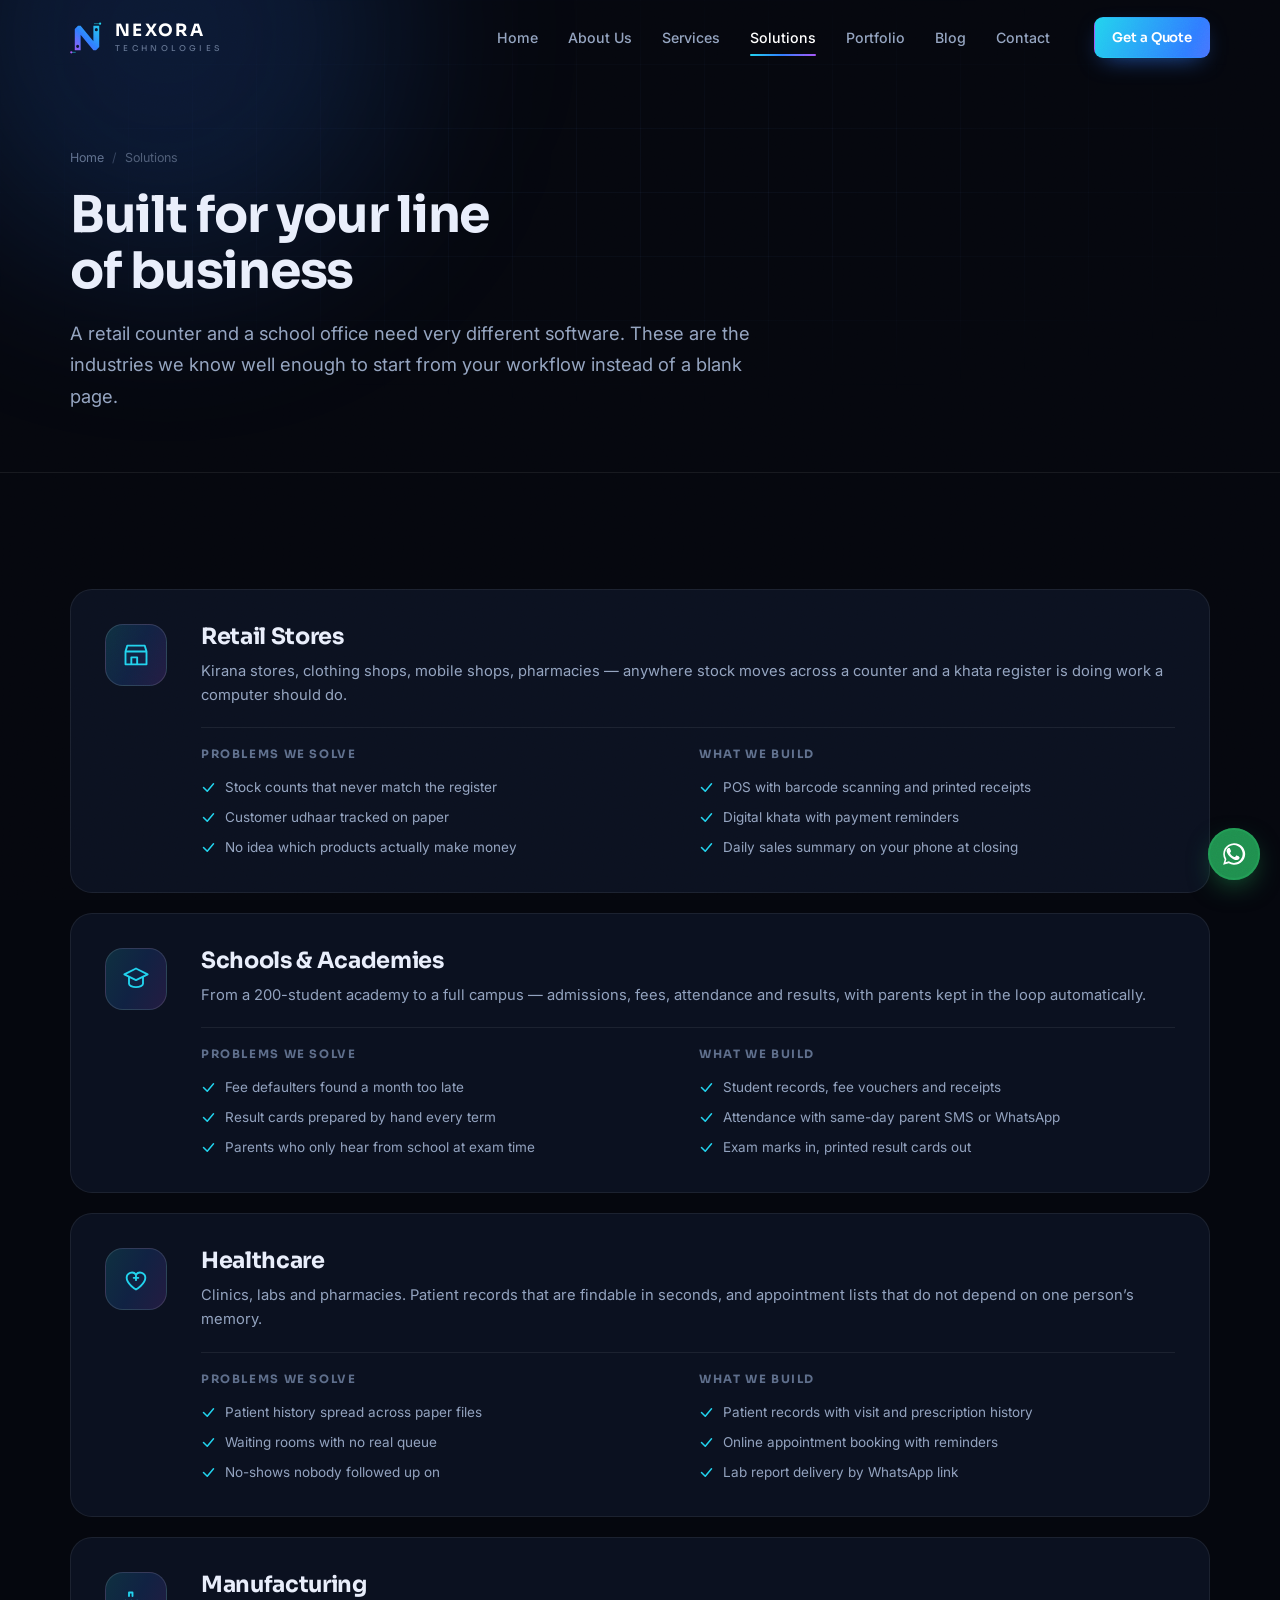
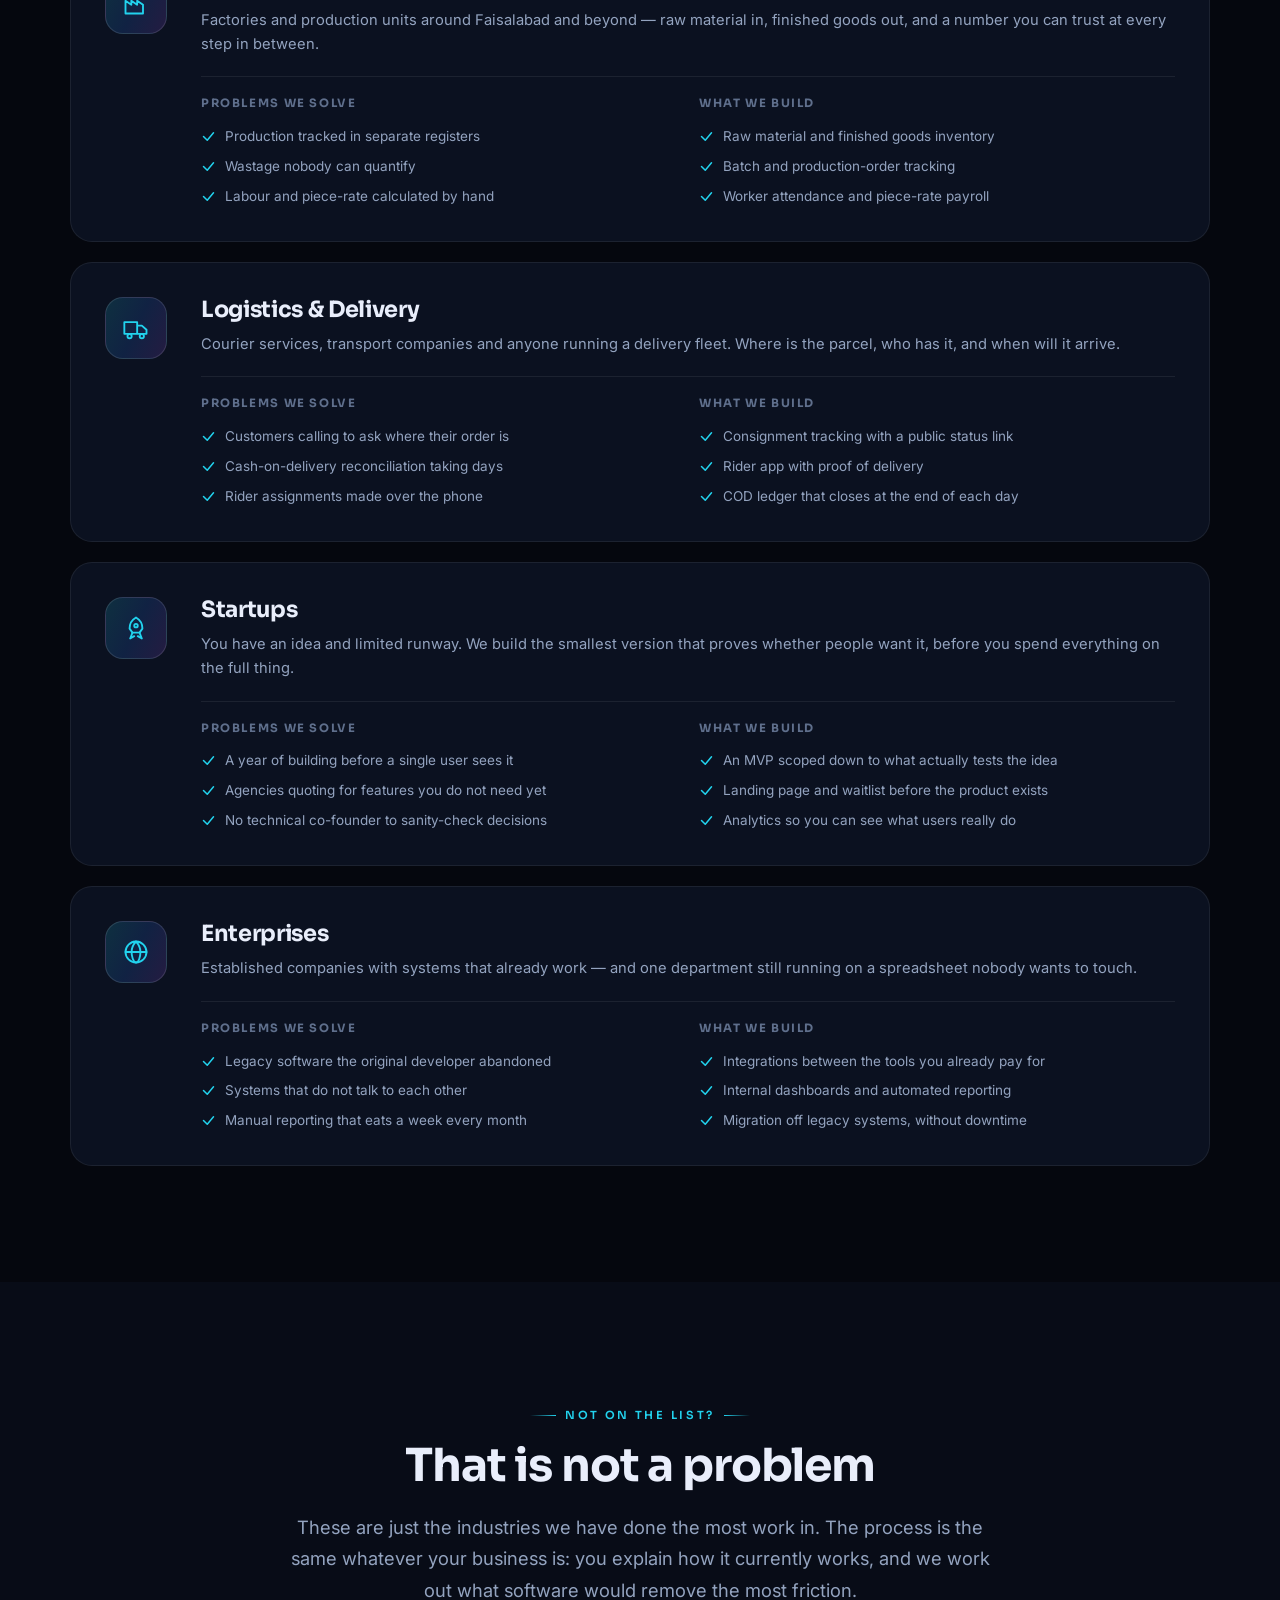
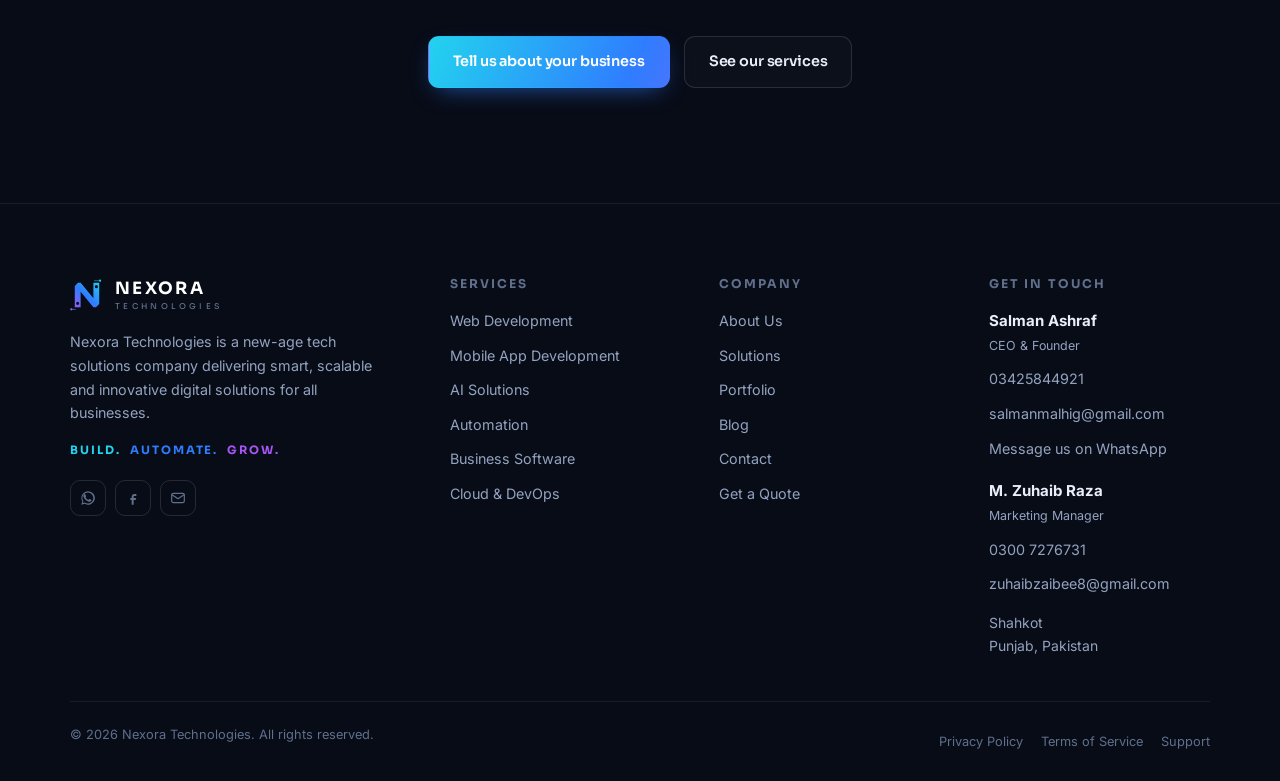
<file: solutions.html>
<!DOCTYPE html>
<html lang="en">
<head>
<meta charset="utf-8">
<meta name="viewport" content="width=device-width, initial-scale=1">
<title>Solutions by Industry — Nexora Technologies</title>
<meta name="description" content="Software built for retail stores, schools, healthcare, manufacturing, logistics, startups and enterprises in Pakistan.">
<meta name="theme-color" content="#05070e">
<link rel="icon" href="assets/img/favicon.svg" type="image/svg+xml">
<meta property="og:type" content="website">
<meta property="og:title" content="Industry Solutions — Nexora Technologies">
<meta property="og:description" content="Software built for retail stores, schools, healthcare, manufacturing, logistics, startups and enterprises in Pakistan.">
<meta property="og:image" content="assets/img/og.jpg">
<meta name="twitter:card" content="summary_large_image">
<link rel="preconnect" href="https://fonts.googleapis.com">
<link rel="preconnect" href="https://fonts.gstatic.com" crossorigin>
<link href="https://fonts.googleapis.com/css2?family=Sora:wght@400;500;600;700;800&family=Inter:wght@400;500;600&display=swap" rel="stylesheet">
<link rel="stylesheet" href="assets/css/style.css">
</head>
<body>
<a href="#main" class="skip-link">Skip to content</a>

<!-- ===== header ===== -->
<header class="hdr">
  <div class="hdr__in">
    <a href="index.html" class="brand" aria-label="Nexora Technologies, home">
      <img src="assets/img/logo.svg" alt="" class="brand__mark" width="34" height="34">
      <span class="brand__type">
        <span class="brand__name">NEXORA</span>
        <span class="brand__sub">TECHNOLOGIES</span>
      </span>
    </a>
    <nav class="nav" aria-label="Main">
      <a href="index.html">Home</a>
      <a href="about.html">About Us</a>
      <a href="services.html">Services</a>
      <a href="solutions.html" aria-current="page">Solutions</a>
      <a href="portfolio.html">Portfolio</a>
      <a href="blog.html">Blog</a>
      <a href="contact.html">Contact</a>
    </nav>
    <a href="quote.html" class="btn btn--primary btn--sm hdr__cta">Get a Quote</a>
    <button class="burger" type="button" aria-expanded="false" aria-controls="drawer" aria-label="Open menu"><span></span></button>
  </div>
</header>
<div class="drawer" id="drawer">
  <a href="index.html">Home</a>
  <a href="about.html">About Us</a>
  <a href="services.html">Services</a>
  <a href="solutions.html" aria-current="page">Solutions</a>
  <a href="portfolio.html">Portfolio</a>
  <a href="blog.html">Blog</a>
  <a href="contact.html">Contact</a>
  <a href="quote.html" class="btn btn--primary">Get a Quote</a>
</div>

<main id="main">

<!-- ===== banner ===== -->
<section class="banner">
  <div class="mesh"></div>
  <div class="glow glow--blue" style="width:470px;height:470px;top:-200px;left:-70px"></div>
  <div class="shell above">
    <nav class="crumb" aria-label="Breadcrumb"><a href="index.html">Home</a><span>/</span><span class="dim">Solutions</span></nav>
    <h1>Built for your line<br>of business</h1>
    <p class="lead">
      A retail counter and a school office need very different software. These are the
      industries we know well enough to start from your workflow instead of a blank page.
    </p>
  </div>
</section>

<!-- ===== industries ===== -->
<section class="sec">
  <div class="shell">
    <div class="stack" style="gap:clamp(14px,2vw,20px)">

      <!-- retail -->
      <article class="ind" id="retail" data-reveal>
        <div class="ind__ico"><svg viewBox="0 0 24 24" fill="none" stroke="currentColor" stroke-width="1.6" stroke-linecap="round" stroke-linejoin="round"><path d="M3 9 4.5 4h15L21 9M3 9v11h18V9M3 9h18M8 20v-6h5v6"/></svg></div>
        <div>
          <h3>Retail Stores</h3>
          <p>
            Kirana stores, clothing shops, mobile shops, pharmacies — anywhere stock moves
            across a counter and a khata register is doing work a computer should do.
          </p>
          <div class="ind__split">
            <div>
              <h4>Problems we solve</h4>
              <ul class="flist">
                <li><svg viewBox="0 0 24 24" fill="none" stroke="currentColor" stroke-width="2.4" stroke-linecap="round" stroke-linejoin="round"><path d="m4 12 6 6L20 6"/></svg>Stock counts that never match the register</li>
                <li><svg viewBox="0 0 24 24" fill="none" stroke="currentColor" stroke-width="2.4" stroke-linecap="round" stroke-linejoin="round"><path d="m4 12 6 6L20 6"/></svg>Customer udhaar tracked on paper</li>
                <li><svg viewBox="0 0 24 24" fill="none" stroke="currentColor" stroke-width="2.4" stroke-linecap="round" stroke-linejoin="round"><path d="m4 12 6 6L20 6"/></svg>No idea which products actually make money</li>
              </ul>
            </div>
            <div>
              <h4>What we build</h4>
              <ul class="flist">
                <li><svg viewBox="0 0 24 24" fill="none" stroke="currentColor" stroke-width="2.4" stroke-linecap="round" stroke-linejoin="round"><path d="m4 12 6 6L20 6"/></svg>POS with barcode scanning and printed receipts</li>
                <li><svg viewBox="0 0 24 24" fill="none" stroke="currentColor" stroke-width="2.4" stroke-linecap="round" stroke-linejoin="round"><path d="m4 12 6 6L20 6"/></svg>Digital khata with payment reminders</li>
                <li><svg viewBox="0 0 24 24" fill="none" stroke="currentColor" stroke-width="2.4" stroke-linecap="round" stroke-linejoin="round"><path d="m4 12 6 6L20 6"/></svg>Daily sales summary on your phone at closing</li>
              </ul>
            </div>
          </div>
        </div>
      </article>

      <!-- schools -->
      <article class="ind" id="schools" data-reveal>
        <div class="ind__ico"><svg viewBox="0 0 24 24" fill="none" stroke="currentColor" stroke-width="1.6" stroke-linecap="round" stroke-linejoin="round"><path d="M12 3 2 8l10 5 10-5z"/><path d="M6 10.5V16c0 1.7 2.7 3 6 3s6-1.3 6-3v-5.5"/></svg></div>
        <div>
          <h3>Schools &amp; Academies</h3>
          <p>
            From a 200-student academy to a full campus — admissions, fees, attendance and
            results, with parents kept in the loop automatically.
          </p>
          <div class="ind__split">
            <div>
              <h4>Problems we solve</h4>
              <ul class="flist">
                <li><svg viewBox="0 0 24 24" fill="none" stroke="currentColor" stroke-width="2.4" stroke-linecap="round" stroke-linejoin="round"><path d="m4 12 6 6L20 6"/></svg>Fee defaulters found a month too late</li>
                <li><svg viewBox="0 0 24 24" fill="none" stroke="currentColor" stroke-width="2.4" stroke-linecap="round" stroke-linejoin="round"><path d="m4 12 6 6L20 6"/></svg>Result cards prepared by hand every term</li>
                <li><svg viewBox="0 0 24 24" fill="none" stroke="currentColor" stroke-width="2.4" stroke-linecap="round" stroke-linejoin="round"><path d="m4 12 6 6L20 6"/></svg>Parents who only hear from school at exam time</li>
              </ul>
            </div>
            <div>
              <h4>What we build</h4>
              <ul class="flist">
                <li><svg viewBox="0 0 24 24" fill="none" stroke="currentColor" stroke-width="2.4" stroke-linecap="round" stroke-linejoin="round"><path d="m4 12 6 6L20 6"/></svg>Student records, fee vouchers and receipts</li>
                <li><svg viewBox="0 0 24 24" fill="none" stroke="currentColor" stroke-width="2.4" stroke-linecap="round" stroke-linejoin="round"><path d="m4 12 6 6L20 6"/></svg>Attendance with same-day parent SMS or WhatsApp</li>
                <li><svg viewBox="0 0 24 24" fill="none" stroke="currentColor" stroke-width="2.4" stroke-linecap="round" stroke-linejoin="round"><path d="m4 12 6 6L20 6"/></svg>Exam marks in, printed result cards out</li>
              </ul>
            </div>
          </div>
        </div>
      </article>

      <!-- healthcare -->
      <article class="ind" id="healthcare" data-reveal>
        <div class="ind__ico"><svg viewBox="0 0 24 24" fill="none" stroke="currentColor" stroke-width="1.6" stroke-linecap="round" stroke-linejoin="round"><path d="M12 21s-8-4.7-8-10a4.5 4.5 0 0 1 8-2.8A4.5 4.5 0 0 1 20 11c0 5.3-8 10-8 10z"/><path d="M12 9v4M10 11h4"/></svg></div>
        <div>
          <h3>Healthcare</h3>
          <p>
            Clinics, labs and pharmacies. Patient records that are findable in seconds, and
            appointment lists that do not depend on one person&rsquo;s memory.
          </p>
          <div class="ind__split">
            <div>
              <h4>Problems we solve</h4>
              <ul class="flist">
                <li><svg viewBox="0 0 24 24" fill="none" stroke="currentColor" stroke-width="2.4" stroke-linecap="round" stroke-linejoin="round"><path d="m4 12 6 6L20 6"/></svg>Patient history spread across paper files</li>
                <li><svg viewBox="0 0 24 24" fill="none" stroke="currentColor" stroke-width="2.4" stroke-linecap="round" stroke-linejoin="round"><path d="m4 12 6 6L20 6"/></svg>Waiting rooms with no real queue</li>
                <li><svg viewBox="0 0 24 24" fill="none" stroke="currentColor" stroke-width="2.4" stroke-linecap="round" stroke-linejoin="round"><path d="m4 12 6 6L20 6"/></svg>No-shows nobody followed up on</li>
              </ul>
            </div>
            <div>
              <h4>What we build</h4>
              <ul class="flist">
                <li><svg viewBox="0 0 24 24" fill="none" stroke="currentColor" stroke-width="2.4" stroke-linecap="round" stroke-linejoin="round"><path d="m4 12 6 6L20 6"/></svg>Patient records with visit and prescription history</li>
                <li><svg viewBox="0 0 24 24" fill="none" stroke="currentColor" stroke-width="2.4" stroke-linecap="round" stroke-linejoin="round"><path d="m4 12 6 6L20 6"/></svg>Online appointment booking with reminders</li>
                <li><svg viewBox="0 0 24 24" fill="none" stroke="currentColor" stroke-width="2.4" stroke-linecap="round" stroke-linejoin="round"><path d="m4 12 6 6L20 6"/></svg>Lab report delivery by WhatsApp link</li>
              </ul>
            </div>
          </div>
        </div>
      </article>

      <!-- manufacturing -->
      <article class="ind" id="manufacturing" data-reveal>
        <div class="ind__ico"><svg viewBox="0 0 24 24" fill="none" stroke="currentColor" stroke-width="1.6" stroke-linecap="round" stroke-linejoin="round"><path d="M3 21V10l5 3.5V10l5 3.5V10l5 3.5V21z"/><path d="M6 6V3h3v3"/></svg></div>
        <div>
          <h3>Manufacturing</h3>
          <p>
            Factories and production units around Faisalabad and beyond — raw material in,
            finished goods out, and a number you can trust at every step in between.
          </p>
          <div class="ind__split">
            <div>
              <h4>Problems we solve</h4>
              <ul class="flist">
                <li><svg viewBox="0 0 24 24" fill="none" stroke="currentColor" stroke-width="2.4" stroke-linecap="round" stroke-linejoin="round"><path d="m4 12 6 6L20 6"/></svg>Production tracked in separate registers</li>
                <li><svg viewBox="0 0 24 24" fill="none" stroke="currentColor" stroke-width="2.4" stroke-linecap="round" stroke-linejoin="round"><path d="m4 12 6 6L20 6"/></svg>Wastage nobody can quantify</li>
                <li><svg viewBox="0 0 24 24" fill="none" stroke="currentColor" stroke-width="2.4" stroke-linecap="round" stroke-linejoin="round"><path d="m4 12 6 6L20 6"/></svg>Labour and piece-rate calculated by hand</li>
              </ul>
            </div>
            <div>
              <h4>What we build</h4>
              <ul class="flist">
                <li><svg viewBox="0 0 24 24" fill="none" stroke="currentColor" stroke-width="2.4" stroke-linecap="round" stroke-linejoin="round"><path d="m4 12 6 6L20 6"/></svg>Raw material and finished goods inventory</li>
                <li><svg viewBox="0 0 24 24" fill="none" stroke="currentColor" stroke-width="2.4" stroke-linecap="round" stroke-linejoin="round"><path d="m4 12 6 6L20 6"/></svg>Batch and production-order tracking</li>
                <li><svg viewBox="0 0 24 24" fill="none" stroke="currentColor" stroke-width="2.4" stroke-linecap="round" stroke-linejoin="round"><path d="m4 12 6 6L20 6"/></svg>Worker attendance and piece-rate payroll</li>
              </ul>
            </div>
          </div>
        </div>
      </article>

      <!-- logistics -->
      <article class="ind" id="logistics" data-reveal>
        <div class="ind__ico"><svg viewBox="0 0 24 24" fill="none" stroke="currentColor" stroke-width="1.6" stroke-linecap="round" stroke-linejoin="round"><path d="M2 7h11v10H2zM13 10h4l4 3.5V17h-8z"/><circle cx="6.5" cy="19" r="1.8"/><circle cx="17" cy="19" r="1.8"/></svg></div>
        <div>
          <h3>Logistics &amp; Delivery</h3>
          <p>
            Courier services, transport companies and anyone running a delivery fleet.
            Where is the parcel, who has it, and when will it arrive.
          </p>
          <div class="ind__split">
            <div>
              <h4>Problems we solve</h4>
              <ul class="flist">
                <li><svg viewBox="0 0 24 24" fill="none" stroke="currentColor" stroke-width="2.4" stroke-linecap="round" stroke-linejoin="round"><path d="m4 12 6 6L20 6"/></svg>Customers calling to ask where their order is</li>
                <li><svg viewBox="0 0 24 24" fill="none" stroke="currentColor" stroke-width="2.4" stroke-linecap="round" stroke-linejoin="round"><path d="m4 12 6 6L20 6"/></svg>Cash-on-delivery reconciliation taking days</li>
                <li><svg viewBox="0 0 24 24" fill="none" stroke="currentColor" stroke-width="2.4" stroke-linecap="round" stroke-linejoin="round"><path d="m4 12 6 6L20 6"/></svg>Rider assignments made over the phone</li>
              </ul>
            </div>
            <div>
              <h4>What we build</h4>
              <ul class="flist">
                <li><svg viewBox="0 0 24 24" fill="none" stroke="currentColor" stroke-width="2.4" stroke-linecap="round" stroke-linejoin="round"><path d="m4 12 6 6L20 6"/></svg>Consignment tracking with a public status link</li>
                <li><svg viewBox="0 0 24 24" fill="none" stroke="currentColor" stroke-width="2.4" stroke-linecap="round" stroke-linejoin="round"><path d="m4 12 6 6L20 6"/></svg>Rider app with proof of delivery</li>
                <li><svg viewBox="0 0 24 24" fill="none" stroke="currentColor" stroke-width="2.4" stroke-linecap="round" stroke-linejoin="round"><path d="m4 12 6 6L20 6"/></svg>COD ledger that closes at the end of each day</li>
              </ul>
            </div>
          </div>
        </div>
      </article>

      <!-- startups -->
      <article class="ind" id="startups" data-reveal>
        <div class="ind__ico"><svg viewBox="0 0 24 24" fill="none" stroke="currentColor" stroke-width="1.6" stroke-linecap="round" stroke-linejoin="round"><path d="M12 3c3.5 2 5.5 5.5 5.5 9.5L15 16H9l-2.5-3.5C6.5 8.5 8.5 5 12 3z"/><path d="M9 16l-2 5 3.5-2M15 16l2 5-3.5-2"/><circle cx="12" cy="10" r="1.5"/></svg></div>
        <div>
          <h3>Startups</h3>
          <p>
            You have an idea and limited runway. We build the smallest version that proves
            whether people want it, before you spend everything on the full thing.
          </p>
          <div class="ind__split">
            <div>
              <h4>Problems we solve</h4>
              <ul class="flist">
                <li><svg viewBox="0 0 24 24" fill="none" stroke="currentColor" stroke-width="2.4" stroke-linecap="round" stroke-linejoin="round"><path d="m4 12 6 6L20 6"/></svg>A year of building before a single user sees it</li>
                <li><svg viewBox="0 0 24 24" fill="none" stroke="currentColor" stroke-width="2.4" stroke-linecap="round" stroke-linejoin="round"><path d="m4 12 6 6L20 6"/></svg>Agencies quoting for features you do not need yet</li>
                <li><svg viewBox="0 0 24 24" fill="none" stroke="currentColor" stroke-width="2.4" stroke-linecap="round" stroke-linejoin="round"><path d="m4 12 6 6L20 6"/></svg>No technical co-founder to sanity-check decisions</li>
              </ul>
            </div>
            <div>
              <h4>What we build</h4>
              <ul class="flist">
                <li><svg viewBox="0 0 24 24" fill="none" stroke="currentColor" stroke-width="2.4" stroke-linecap="round" stroke-linejoin="round"><path d="m4 12 6 6L20 6"/></svg>An MVP scoped down to what actually tests the idea</li>
                <li><svg viewBox="0 0 24 24" fill="none" stroke="currentColor" stroke-width="2.4" stroke-linecap="round" stroke-linejoin="round"><path d="m4 12 6 6L20 6"/></svg>Landing page and waitlist before the product exists</li>
                <li><svg viewBox="0 0 24 24" fill="none" stroke="currentColor" stroke-width="2.4" stroke-linecap="round" stroke-linejoin="round"><path d="m4 12 6 6L20 6"/></svg>Analytics so you can see what users really do</li>
              </ul>
            </div>
          </div>
        </div>
      </article>

      <!-- enterprise -->
      <article class="ind" id="enterprise" data-reveal>
        <div class="ind__ico"><svg viewBox="0 0 24 24" fill="none" stroke="currentColor" stroke-width="1.6" stroke-linecap="round" stroke-linejoin="round"><circle cx="12" cy="12" r="9"/><path d="M3 12h18M12 3c2.5 2.7 3.8 5.8 3.8 9S14.5 21.3 12 21c-2.5-.3-3.8-5.8-3.8-9S9.5 5.7 12 3z"/></svg></div>
        <div>
          <h3>Enterprises</h3>
          <p>
            Established companies with systems that already work — and one department
            still running on a spreadsheet nobody wants to touch.
          </p>
          <div class="ind__split">
            <div>
              <h4>Problems we solve</h4>
              <ul class="flist">
                <li><svg viewBox="0 0 24 24" fill="none" stroke="currentColor" stroke-width="2.4" stroke-linecap="round" stroke-linejoin="round"><path d="m4 12 6 6L20 6"/></svg>Legacy software the original developer abandoned</li>
                <li><svg viewBox="0 0 24 24" fill="none" stroke="currentColor" stroke-width="2.4" stroke-linecap="round" stroke-linejoin="round"><path d="m4 12 6 6L20 6"/></svg>Systems that do not talk to each other</li>
                <li><svg viewBox="0 0 24 24" fill="none" stroke="currentColor" stroke-width="2.4" stroke-linecap="round" stroke-linejoin="round"><path d="m4 12 6 6L20 6"/></svg>Manual reporting that eats a week every month</li>
              </ul>
            </div>
            <div>
              <h4>What we build</h4>
              <ul class="flist">
                <li><svg viewBox="0 0 24 24" fill="none" stroke="currentColor" stroke-width="2.4" stroke-linecap="round" stroke-linejoin="round"><path d="m4 12 6 6L20 6"/></svg>Integrations between the tools you already pay for</li>
                <li><svg viewBox="0 0 24 24" fill="none" stroke="currentColor" stroke-width="2.4" stroke-linecap="round" stroke-linejoin="round"><path d="m4 12 6 6L20 6"/></svg>Internal dashboards and automated reporting</li>
                <li><svg viewBox="0 0 24 24" fill="none" stroke="currentColor" stroke-width="2.4" stroke-linecap="round" stroke-linejoin="round"><path d="m4 12 6 6L20 6"/></svg>Migration off legacy systems, without downtime</li>
              </ul>
            </div>
          </div>
        </div>
      </article>

    </div>
  </div>
</section>

<!-- ===== not listed ===== -->
<section class="sec sec--alt">
  <div class="shell shell--narrow center">
    <div data-reveal>
      <p class="eyebrow eyebrow--center">Not on the list?</p>
      <h2>That is not a problem</h2>
      <p class="lead mt-2" style="margin-inline:auto">
        These are just the industries we have done the most work in. The process is the
        same whatever your business is: you explain how it currently works, and we work
        out what software would remove the most friction.
      </p>
      <div class="row mt-3" style="justify-content:center">
        <a href="quote.html" class="btn btn--primary">Tell us about your business</a>
        <a href="services.html" class="btn btn--ghost">See our services</a>
      </div>
    </div>
  </div>
</section>

</main>

<!-- ===== footer ===== -->
<footer class="ftr">
  <div class="shell">
    <div class="ftr__grid">
      <div class="ftr__about">
        <a href="index.html" class="brand" aria-label="Nexora Technologies, home">
          <img src="assets/img/logo.svg" alt="" class="brand__mark" width="34" height="34">
          <span class="brand__type">
            <span class="brand__name">NEXORA</span>
            <span class="brand__sub">TECHNOLOGIES</span>
          </span>
        </a>
        <p>Nexora Technologies is a new-age tech solutions company delivering smart, scalable and innovative digital solutions for all businesses.</p>
        <div class="ftr__tagline"><span>Build.</span><span>Automate.</span><span>Grow.</span></div>
        <div class="ftr__social">
          <a href="#" data-cfg="wa" target="_blank" rel="noopener" aria-label="WhatsApp">
            <svg viewBox="0 0 24 24" fill="currentColor"><path d="M12 2a10 10 0 0 0-8.6 15L2 22l5.2-1.4A10 10 0 1 0 12 2zm0 18.2c-1.6 0-3.1-.4-4.4-1.2l-.3-.2-3.1.8.8-3-.2-.3a8.2 8.2 0 1 1 7.2 3.9zm4.6-5.8c-.3-.2-1.7-.9-2-1-.3-.1-.5-.1-.7.1-.2.3-.7 1-.9 1.2-.2.2-.3.2-.6.1-1.7-.9-2.9-1.6-4-3.6-.3-.5.3-.5.8-1.5.1-.2 0-.4 0-.5s-.7-1.6-.9-2.2c-.2-.6-.5-.5-.7-.5h-.6c-.2 0-.5.1-.8.4-.3.3-1 1-1 2.4s1.1 2.8 1.2 3c.1.2 2.1 3.2 5.1 4.5 1.9.8 2.6.9 3.5.7.6-.1 1.7-.7 1.9-1.3.2-.7.2-1.2.2-1.3-.1-.2-.3-.3-.5-.4z"/></svg>
          </a>
          <a href="https://www.facebook.com/" target="_blank" rel="noopener" aria-label="Facebook">
            <svg viewBox="0 0 24 24" fill="currentColor"><path d="M14 9h3V6h-3c-2.2 0-4 1.8-4 4v2H8v3h2v7h3v-7h3l1-3h-4v-2c0-.6.4-1 1-1z"/></svg>
          </a>
          <a href="mailto:salmanmalhig@gmail.com" aria-label="Email">
            <svg viewBox="0 0 24 24" fill="none" stroke="currentColor" stroke-width="1.8" stroke-linecap="round" stroke-linejoin="round"><rect x="2.5" y="5" width="19" height="14" rx="2.5"/><path d="m3 7 9 6 9-6"/></svg>
          </a>
        </div>
      </div>

      <div>
        <h4>Services</h4>
        <div class="ftr__links">
          <a href="services.html#web">Web Development</a>
          <a href="services.html#mobile">Mobile App Development</a>
          <a href="services.html#ai">AI Solutions</a>
          <a href="services.html#automation">Automation</a>
          <a href="services.html#software">Business Software</a>
          <a href="services.html#cloud">Cloud &amp; DevOps</a>
        </div>
      </div>

      <div>
        <h4>Company</h4>
        <div class="ftr__links">
          <a href="about.html">About Us</a>
          <a href="solutions.html">Solutions</a>
          <a href="portfolio.html">Portfolio</a>
          <a href="blog.html">Blog</a>
          <a href="contact.html">Contact</a>
          <a href="quote.html">Get a Quote</a>
        </div>
      </div>

      <div>
        <h4>Get in touch</h4>
        <div class="ftr__links">
          <div class="ftr__person">
            <span class="ftr__person-name">Salman Ashraf</span>
            <span class="ftr__person-role">CEO &amp; Founder</span>
          </div>
          <a href="tel:+923425844921" data-cfg="phone">0342 5844921</a>
          <a href="mailto:salmanmalhig@gmail.com" data-cfg="email">salmanmalhig@gmail.com</a>
          <a href="#" data-cfg="wa" target="_blank" rel="noopener">Message us on WhatsApp</a>
          <div class="ftr__person" style="margin-top:8px">
            <span class="ftr__person-name">M. Zuhaib Raza</span>
            <span class="ftr__person-role">Marketing Manager</span>
          </div>
          <a href="tel:+923007276731">0300 7276731</a>
          <a href="mailto:zuhaibzaibee8@gmail.com" class="small">zuhaibzaibee8@gmail.com</a>
          <span class="dim small" style="margin-top:4px">Shahkot<br>Punjab, Pakistan</span>
        </div>
      </div>
    </div>

    <div class="ftr__bar">
      <p>&copy; <span data-year>2026</span> Nexora Technologies. All rights reserved.</p>
      <nav aria-label="Legal">
        <a href="privacy.html">Privacy Policy</a>
        <a href="terms.html">Terms of Service</a>
        <a href="contact.html">Support</a>
      </nav>
    </div>
  </div>
</footer>

<a href="https://wa.me/923007276731" class="wa-float" target="_blank" rel="noopener" aria-label="Chat with Sales on WhatsApp">
  <svg viewBox="0 0 24 24" fill="currentColor"><path d="M12 2a10 10 0 0 0-8.6 15L2 22l5.2-1.4A10 10 0 1 0 12 2zm0 18.2c-1.6 0-3.1-.4-4.4-1.2l-.3-.2-3.1.8.8-3-.2-.3a8.2 8.2 0 1 1 7.2 3.9zm4.6-5.8c-.3-.2-1.7-.9-2-1-.3-.1-.5-.1-.7.1-.2.3-.7 1-.9 1.2-.2.2-.3.2-.6.1-1.7-.9-2.9-1.6-4-3.6-.3-.5.3-.5.8-1.5.1-.2 0-.4 0-.5s-.7-1.6-.9-2.2c-.2-.6-.5-.5-.7-.5h-.6c-.2 0-.5.1-.8.4-.3.3-1 1-1 2.4s1.1 2.8 1.2 3c.1.2 2.1 3.2 5.1 4.5 1.9.8 2.6.9 3.5.7.6-.1 1.7-.7 1.9-1.3.2-.7.2-1.2.2-1.3-.1-.2-.3-.3-.5-.4z"/></svg>
</a>

<script src="assets/js/main.js" defer></script>
</body>
</html>
</file>
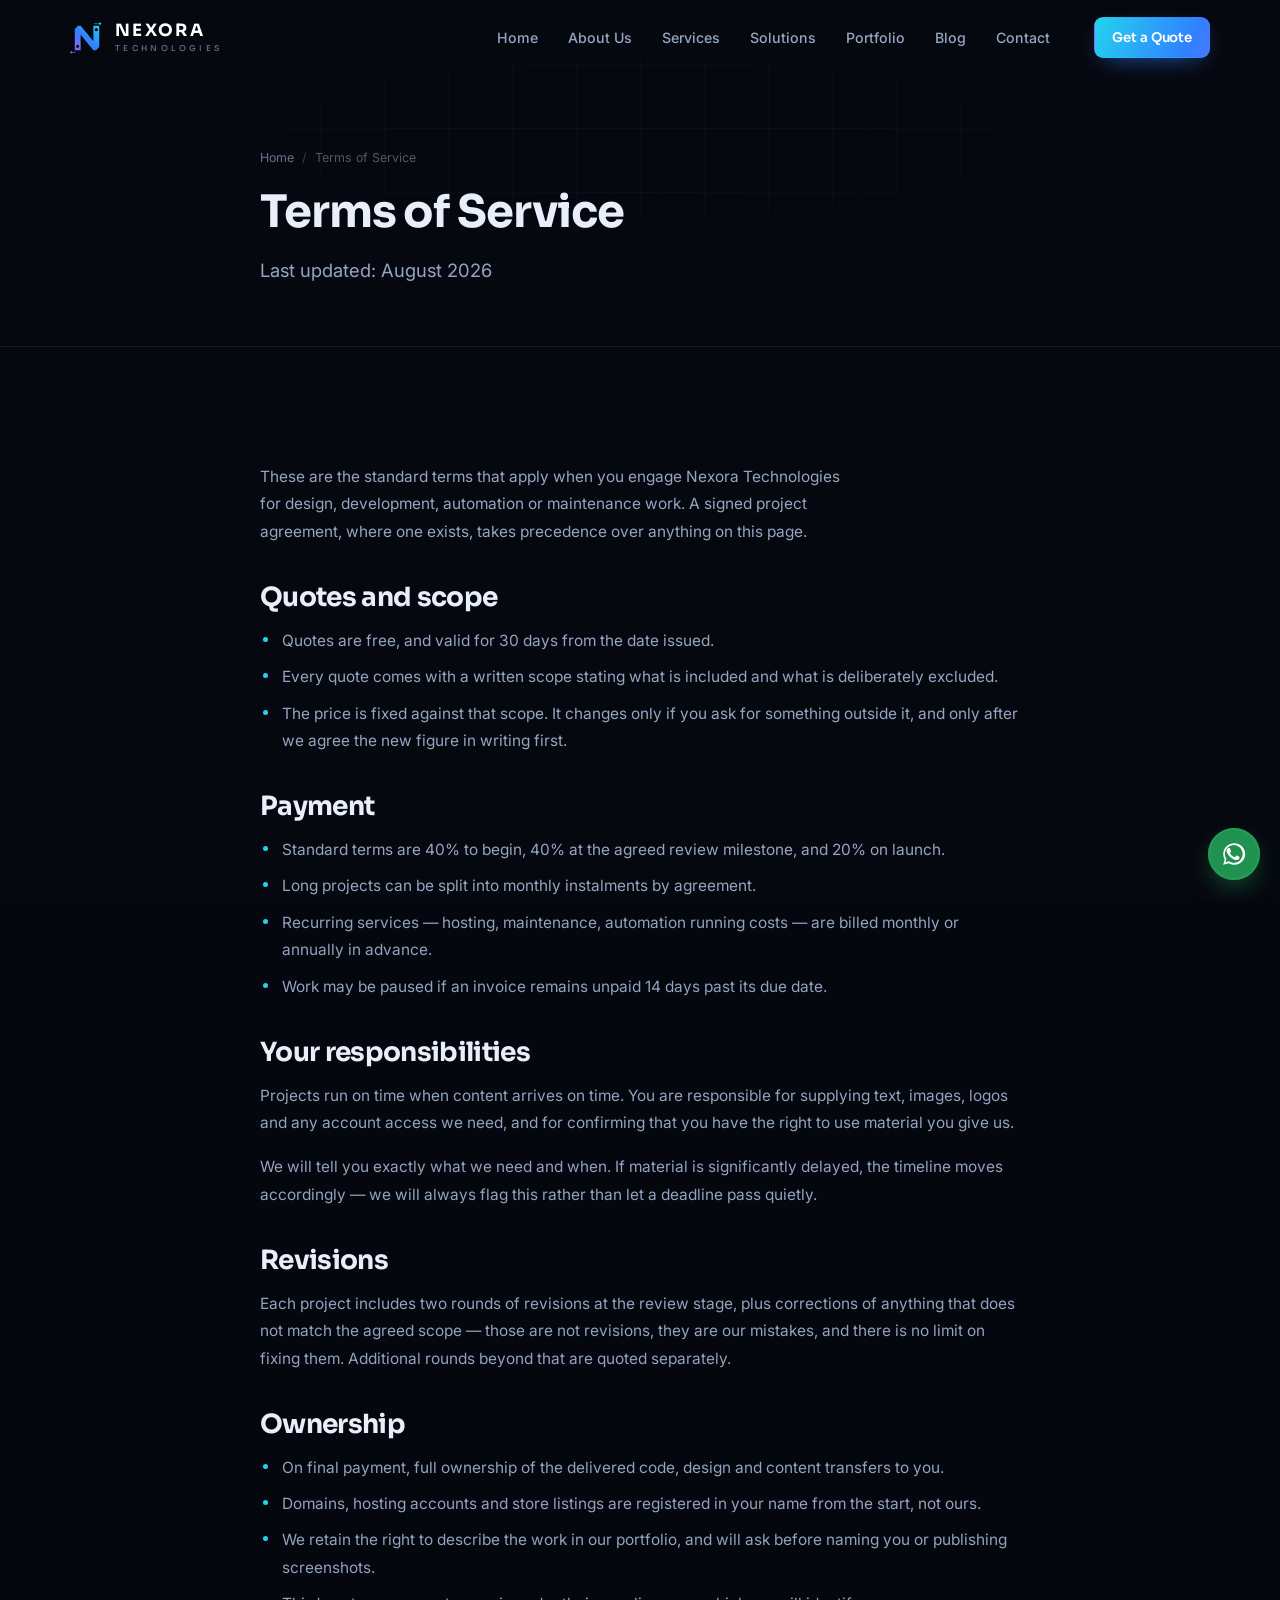
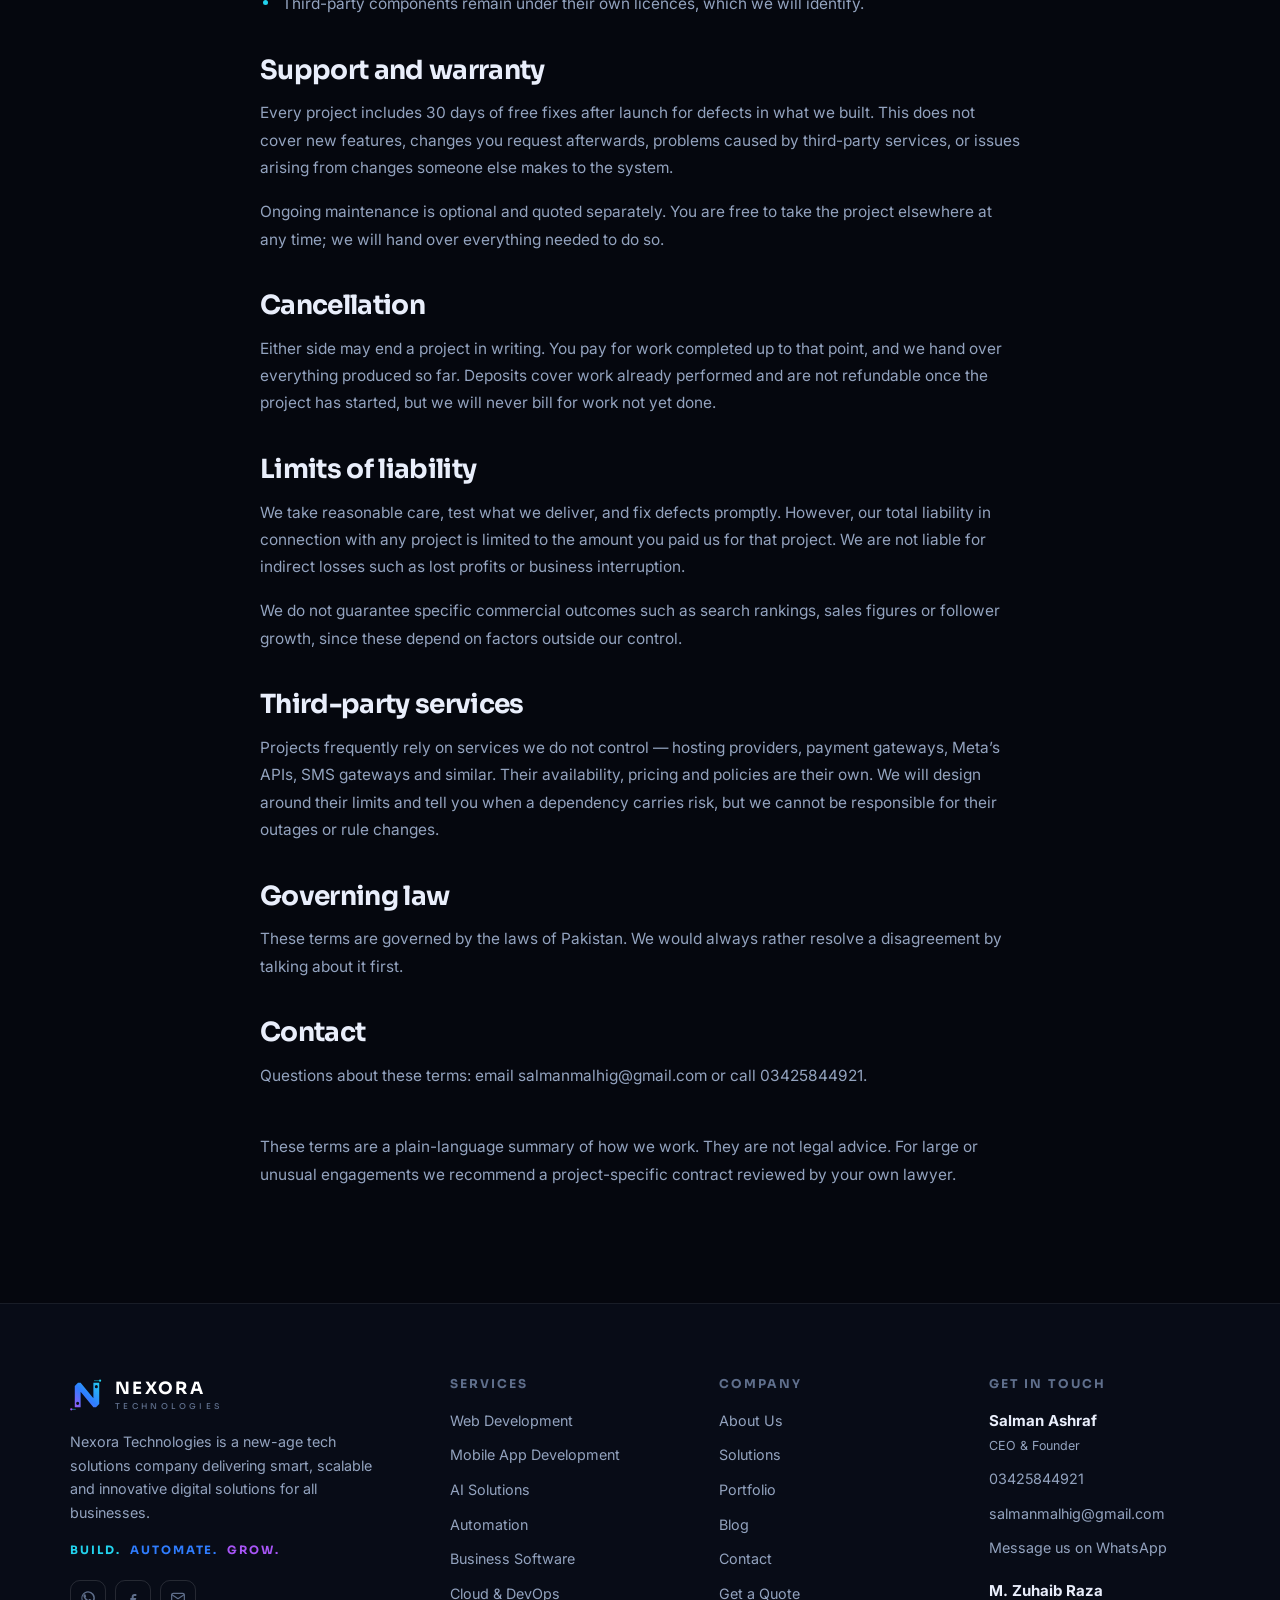
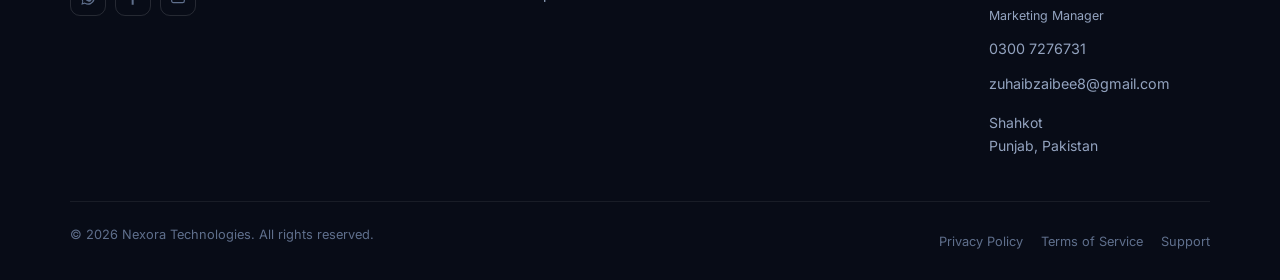
<file: terms.html>
<!DOCTYPE html>
<html lang="en">
<head>
<meta charset="utf-8">
<meta name="viewport" content="width=device-width, initial-scale=1">
<title>Terms of Service — Nexora Technologies</title>
<meta name="description" content="The terms that apply when you engage Nexora Technologies for design, development or maintenance work.">
<meta name="theme-color" content="#05070e">
<link rel="icon" href="assets/img/favicon.svg" type="image/svg+xml">
<meta property="og:type" content="website">
<meta property="og:title" content="Terms of Service — Nexora Technologies">
<meta property="og:description" content="The terms that apply when you engage Nexora Technologies for design, development or maintenance work.">
<meta property="og:image" content="assets/img/og.jpg">
<meta name="twitter:card" content="summary_large_image">
<link rel="preconnect" href="https://fonts.googleapis.com">
<link rel="preconnect" href="https://fonts.gstatic.com" crossorigin>
<link href="https://fonts.googleapis.com/css2?family=Sora:wght@400;500;600;700;800&family=Inter:wght@400;500;600&display=swap" rel="stylesheet">
<link rel="stylesheet" href="assets/css/style.css">
</head>
<body>
<a href="#main" class="skip-link">Skip to content</a>

<!-- ===== header ===== -->
<header class="hdr">
  <div class="hdr__in">
    <a href="index.html" class="brand" aria-label="Nexora Technologies, home">
      <img src="assets/img/logo.svg" alt="" class="brand__mark" width="34" height="34">
      <span class="brand__type">
        <span class="brand__name">NEXORA</span>
        <span class="brand__sub">TECHNOLOGIES</span>
      </span>
    </a>
    <nav class="nav" aria-label="Main">
      <a href="index.html">Home</a>
      <a href="about.html">About Us</a>
      <a href="services.html">Services</a>
      <a href="solutions.html">Solutions</a>
      <a href="portfolio.html">Portfolio</a>
      <a href="blog.html">Blog</a>
      <a href="contact.html">Contact</a>
    </nav>
    <a href="quote.html" class="btn btn--primary btn--sm hdr__cta">Get a Quote</a>
    <button class="burger" type="button" aria-expanded="false" aria-controls="drawer" aria-label="Open menu"><span></span></button>
  </div>
</header>
<div class="drawer" id="drawer">
  <a href="index.html">Home</a>
  <a href="about.html">About Us</a>
  <a href="services.html">Services</a>
  <a href="solutions.html">Solutions</a>
  <a href="portfolio.html">Portfolio</a>
  <a href="blog.html">Blog</a>
  <a href="contact.html">Contact</a>
  <a href="quote.html" class="btn btn--primary">Get a Quote</a>
</div>

<main id="main">

<section class="banner">
  <div class="mesh"></div>
  <div class="shell shell--narrow above">
    <nav class="crumb" aria-label="Breadcrumb"><a href="index.html">Home</a><span>/</span><span class="dim">Terms of Service</span></nav>
    <h1 style="font-size:clamp(1.9rem,4vw,2.8rem)">Terms of Service</h1>
    <p class="lead">Last updated: August 2026</p>
  </div>
</section>

<section class="sec">
  <div class="shell shell--narrow">
    <div class="legal" data-reveal>
      <p class="lead">
        These are the standard terms that apply when you engage Nexora Technologies for
        design, development, automation or maintenance work. A signed project agreement,
        where one exists, takes precedence over anything on this page.
      </p>

      <h2>Quotes and scope</h2>
      <ul>
        <li>Quotes are free, and valid for 30 days from the date issued.</li>
        <li>Every quote comes with a written scope stating what is included and what is deliberately excluded.</li>
        <li>The price is fixed against that scope. It changes only if you ask for something outside it, and only after we agree the new figure in writing first.</li>
      </ul>

      <h2>Payment</h2>
      <ul>
        <li>Standard terms are 40% to begin, 40% at the agreed review milestone, and 20% on launch.</li>
        <li>Long projects can be split into monthly instalments by agreement.</li>
        <li>Recurring services &mdash; hosting, maintenance, automation running costs &mdash; are billed monthly or annually in advance.</li>
        <li>Work may be paused if an invoice remains unpaid 14 days past its due date.</li>
      </ul>

      <h2>Your responsibilities</h2>
      <p>
        Projects run on time when content arrives on time. You are responsible for
        supplying text, images, logos and any account access we need, and for confirming
        that you have the right to use material you give us.
      </p>
      <p>
        We will tell you exactly what we need and when. If material is significantly
        delayed, the timeline moves accordingly &mdash; we will always flag this rather
        than let a deadline pass quietly.
      </p>

      <h2>Revisions</h2>
      <p>
        Each project includes two rounds of revisions at the review stage, plus corrections
        of anything that does not match the agreed scope &mdash; those are not revisions,
        they are our mistakes, and there is no limit on fixing them. Additional rounds
        beyond that are quoted separately.
      </p>

      <h2>Ownership</h2>
      <ul>
        <li>On final payment, full ownership of the delivered code, design and content transfers to you.</li>
        <li>Domains, hosting accounts and store listings are registered in your name from the start, not ours.</li>
        <li>We retain the right to describe the work in our portfolio, and will ask before naming you or publishing screenshots.</li>
        <li>Third-party components remain under their own licences, which we will identify.</li>
      </ul>

      <h2>Support and warranty</h2>
      <p>
        Every project includes 30 days of free fixes after launch for defects in what we
        built. This does not cover new features, changes you request afterwards, problems
        caused by third-party services, or issues arising from changes someone else makes
        to the system.
      </p>
      <p>
        Ongoing maintenance is optional and quoted separately. You are free to take the
        project elsewhere at any time; we will hand over everything needed to do so.
      </p>

      <h2>Cancellation</h2>
      <p>
        Either side may end a project in writing. You pay for work completed up to that
        point, and we hand over everything produced so far. Deposits cover work already
        performed and are not refundable once the project has started, but we will never
        bill for work not yet done.
      </p>

      <h2>Limits of liability</h2>
      <p>
        We take reasonable care, test what we deliver, and fix defects promptly. However,
        our total liability in connection with any project is limited to the amount you
        paid us for that project. We are not liable for indirect losses such as lost
        profits or business interruption.
      </p>
      <p>
        We do not guarantee specific commercial outcomes such as search rankings, sales
        figures or follower growth, since these depend on factors outside our control.
      </p>

      <h2>Third-party services</h2>
      <p>
        Projects frequently rely on services we do not control &mdash; hosting providers,
        payment gateways, Meta&rsquo;s APIs, SMS gateways and similar. Their availability,
        pricing and policies are their own. We will design around their limits and tell you
        when a dependency carries risk, but we cannot be responsible for their outages or
        rule changes.
      </p>

      <h2>Governing law</h2>
      <p>
        These terms are governed by the laws of Pakistan. We would always rather resolve a
        disagreement by talking about it first.
      </p>

      <h2>Contact</h2>
      <p>
        Questions about these terms: email
        <a href="mailto:salmanmalhig@gmail.com" data-cfg="email">salmanmalhig@gmail.com</a>
        or call <a href="tel:+923425844921" data-cfg="phone">0342 5844921</a>.
      </p>

      <p class="faint small mt-4">
        These terms are a plain-language summary of how we work. They are not legal advice.
        For large or unusual engagements we recommend a project-specific contract reviewed
        by your own lawyer.
      </p>
    </div>
  </div>
</section>

</main>

<!-- ===== footer ===== -->
<footer class="ftr">
  <div class="shell">
    <div class="ftr__grid">
      <div class="ftr__about">
        <a href="index.html" class="brand" aria-label="Nexora Technologies, home">
          <img src="assets/img/logo.svg" alt="" class="brand__mark" width="34" height="34">
          <span class="brand__type">
            <span class="brand__name">NEXORA</span>
            <span class="brand__sub">TECHNOLOGIES</span>
          </span>
        </a>
        <p>Nexora Technologies is a new-age tech solutions company delivering smart, scalable and innovative digital solutions for all businesses.</p>
        <div class="ftr__tagline"><span>Build.</span><span>Automate.</span><span>Grow.</span></div>
        <div class="ftr__social">
          <a href="#" data-cfg="wa" target="_blank" rel="noopener" aria-label="WhatsApp">
            <svg viewBox="0 0 24 24" fill="currentColor"><path d="M12 2a10 10 0 0 0-8.6 15L2 22l5.2-1.4A10 10 0 1 0 12 2zm0 18.2c-1.6 0-3.1-.4-4.4-1.2l-.3-.2-3.1.8.8-3-.2-.3a8.2 8.2 0 1 1 7.2 3.9zm4.6-5.8c-.3-.2-1.7-.9-2-1-.3-.1-.5-.1-.7.1-.2.3-.7 1-.9 1.2-.2.2-.3.2-.6.1-1.7-.9-2.9-1.6-4-3.6-.3-.5.3-.5.8-1.5.1-.2 0-.4 0-.5s-.7-1.6-.9-2.2c-.2-.6-.5-.5-.7-.5h-.6c-.2 0-.5.1-.8.4-.3.3-1 1-1 2.4s1.1 2.8 1.2 3c.1.2 2.1 3.2 5.1 4.5 1.9.8 2.6.9 3.5.7.6-.1 1.7-.7 1.9-1.3.2-.7.2-1.2.2-1.3-.1-.2-.3-.3-.5-.4z"/></svg>
          </a>
          <a href="https://www.facebook.com/" target="_blank" rel="noopener" aria-label="Facebook">
            <svg viewBox="0 0 24 24" fill="currentColor"><path d="M14 9h3V6h-3c-2.2 0-4 1.8-4 4v2H8v3h2v7h3v-7h3l1-3h-4v-2c0-.6.4-1 1-1z"/></svg>
          </a>
          <a href="mailto:salmanmalhig@gmail.com" aria-label="Email">
            <svg viewBox="0 0 24 24" fill="none" stroke="currentColor" stroke-width="1.8" stroke-linecap="round" stroke-linejoin="round"><rect x="2.5" y="5" width="19" height="14" rx="2.5"/><path d="m3 7 9 6 9-6"/></svg>
          </a>
        </div>
      </div>

      <div>
        <h4>Services</h4>
        <div class="ftr__links">
          <a href="services.html#web">Web Development</a>
          <a href="services.html#mobile">Mobile App Development</a>
          <a href="services.html#ai">AI Solutions</a>
          <a href="services.html#automation">Automation</a>
          <a href="services.html#software">Business Software</a>
          <a href="services.html#cloud">Cloud &amp; DevOps</a>
        </div>
      </div>

      <div>
        <h4>Company</h4>
        <div class="ftr__links">
          <a href="about.html">About Us</a>
          <a href="solutions.html">Solutions</a>
          <a href="portfolio.html">Portfolio</a>
          <a href="blog.html">Blog</a>
          <a href="contact.html">Contact</a>
          <a href="quote.html">Get a Quote</a>
        </div>
      </div>

      <div>
        <h4>Get in touch</h4>
        <div class="ftr__links">
          <div class="ftr__person">
            <span class="ftr__person-name">Salman Ashraf</span>
            <span class="ftr__person-role">CEO &amp; Founder</span>
          </div>
          <a href="tel:+923425844921" data-cfg="phone">0342 5844921</a>
          <a href="mailto:salmanmalhig@gmail.com" data-cfg="email">salmanmalhig@gmail.com</a>
          <a href="#" data-cfg="wa" target="_blank" rel="noopener">Message us on WhatsApp</a>
          <div class="ftr__person" style="margin-top:8px">
            <span class="ftr__person-name">M. Zuhaib Raza</span>
            <span class="ftr__person-role">Marketing Manager</span>
          </div>
          <a href="tel:+923007276731">0300 7276731</a>
          <a href="mailto:zuhaibzaibee8@gmail.com" class="small">zuhaibzaibee8@gmail.com</a>
          <span class="dim small" style="margin-top:4px">Shahkot<br>Punjab, Pakistan</span>
        </div>
      </div>
    </div>

    <div class="ftr__bar">
      <p>&copy; <span data-year>2026</span> Nexora Technologies. All rights reserved.</p>
      <nav aria-label="Legal">
        <a href="privacy.html">Privacy Policy</a>
        <a href="terms.html">Terms of Service</a>
        <a href="contact.html">Support</a>
      </nav>
    </div>
  </div>
</footer>

<a href="https://wa.me/923007276731" class="wa-float" target="_blank" rel="noopener" aria-label="Chat with Sales on WhatsApp">
  <svg viewBox="0 0 24 24" fill="currentColor"><path d="M12 2a10 10 0 0 0-8.6 15L2 22l5.2-1.4A10 10 0 1 0 12 2zm0 18.2c-1.6 0-3.1-.4-4.4-1.2l-.3-.2-3.1.8.8-3-.2-.3a8.2 8.2 0 1 1 7.2 3.9zm4.6-5.8c-.3-.2-1.7-.9-2-1-.3-.1-.5-.1-.7.1-.2.3-.7 1-.9 1.2-.2.2-.3.2-.6.1-1.7-.9-2.9-1.6-4-3.6-.3-.5.3-.5.8-1.5.1-.2 0-.4 0-.5s-.7-1.6-.9-2.2c-.2-.6-.5-.5-.7-.5h-.6c-.2 0-.5.1-.8.4-.3.3-1 1-1 2.4s1.1 2.8 1.2 3c.1.2 2.1 3.2 5.1 4.5 1.9.8 2.6.9 3.5.7.6-.1 1.7-.7 1.9-1.3.2-.7.2-1.2.2-1.3-.1-.2-.3-.3-.5-.4z"/></svg>
</a>

<script src="assets/js/main.js" defer></script>
</body>
</html>
</file>
<file: assets/css/style.css>
/* ============================================================
   NEXORA TECHNOLOGIES — Core Stylesheet
   Build. Automate. Grow.
   ------------------------------------------------------------
   1.  Tokens
   2.  Reset & base
   3.  Typography
   4.  Layout primitives
   5.  Buttons & chips
   6.  Header / navigation
   7.  Hero
   8.  Section furniture
   9.  Cards & modules
   10. Forms
   11. Footer
   12. Motion & utilities
   13. Responsive
   ============================================================ */

/* ---------- 1. Tokens ---------------------------------- */
:root{
  --bg:            #05070e;
  --bg-alt:        #080c17;
  --surface:       #0b1120;
  --surface-2:     #101829;
  --surface-3:     #16203a;

  --line:          rgba(255,255,255,.07);
  --line-2:        rgba(255,255,255,.12);
  --line-glow:     rgba(64,150,255,.30);

  --text:          #e9eefb;
  --text-dim:      #93a3bf;
  --text-faint:    #5f6f8c;

  --cyan:          #22d3ee;
  --blue:          #2f7dff;
  --violet:        #a855f7;
  --mint:          #34e0b0;

  --grad:          linear-gradient(115deg,#22d3ee 0%,#2f7dff 48%,#a855f7 100%);
  --grad-soft:     linear-gradient(115deg,rgba(34,211,238,.16),rgba(47,125,255,.16) 50%,rgba(168,85,247,.16));

  --font-display:  'Sora', 'Segoe UI', system-ui, sans-serif;
  --font-body:     'Inter', 'Segoe UI', system-ui, sans-serif;

  --r-sm:  8px;
  --r-md:  14px;
  --r-lg:  22px;
  --r-xl:  30px;

  --shell: 1220px;
  --gut:   clamp(18px, 4vw, 40px);

  --ease:  cubic-bezier(.22,.9,.3,1);
  --ease-out: cubic-bezier(.16,1,.3,1);

  --nav-h: 76px;
}

/* ---------- 2. Reset & base ---------------------------- */
*,*::before,*::after{ box-sizing:border-box; }

html{
  -webkit-text-size-adjust:100%;
  scroll-behavior:smooth;
  scroll-padding-top:calc(var(--nav-h) + 20px);
}

body{
  margin:0;
  background:var(--bg);
  color:var(--text);
  font-family:var(--font-body);
  font-size:16px;
  line-height:1.65;
  -webkit-font-smoothing:antialiased;
  -moz-osx-font-smoothing:grayscale;
  overflow-x:hidden;
}

/* fine grain, so flat panels do not read as plastic */
body::after{
  content:"";
  position:fixed; inset:0;
  pointer-events:none;
  z-index:9999;
  opacity:.20;
  mix-blend-mode:overlay;
  background-image:url("data:image/svg+xml,%3Csvg xmlns='http://www.w3.org/2000/svg' width='140' height='140'%3E%3Cfilter id='n'%3E%3CfeTurbulence type='fractalNoise' baseFrequency='.85' numOctaves='3'/%3E%3C/filter%3E%3Crect width='140' height='140' filter='url(%23n)' opacity='.5'/%3E%3C/svg%3E");
}

img,svg,video{ max-width:100%; display:block; }
a{ color:inherit; text-decoration:none; }
button,input,select,textarea{ font:inherit; color:inherit; }
ul,ol{ margin:0; padding:0; list-style:none; }
hr{ border:0; border-top:1px solid var(--line); margin:0; }

::selection{ background:rgba(47,125,255,.32); color:#fff; }

::-webkit-scrollbar{ width:11px; height:11px; }
::-webkit-scrollbar-track{ background:#05070e; }
::-webkit-scrollbar-thumb{
  background:linear-gradient(180deg,#1d3a63,#2a1f52);
  border-radius:99px;
  border:3px solid #05070e;
}
::-webkit-scrollbar-thumb:hover{ background:linear-gradient(180deg,#2b568f,#3d2d72); }

:focus-visible{
  outline:2px solid var(--cyan);
  outline-offset:3px;
  border-radius:4px;
}

.skip-link{
  position:absolute; left:14px; top:-70px;
  background:var(--blue); color:#fff;
  padding:11px 20px; border-radius:0 0 10px 10px;
  z-index:1000; font-weight:600;
  transition:top .2s var(--ease);
}
.skip-link:focus{ top:0; }

/* ---------- 3. Typography ------------------------------ */
h1,h2,h3,h4,h5{
  font-family:var(--font-display);
  font-weight:700;
  line-height:1.12;
  letter-spacing:-.025em;
  margin:0;
  text-wrap:balance;
}
h1{ font-size:clamp(2.35rem, 5.4vw, 3.9rem); }
h2{ font-size:clamp(1.85rem, 3.9vw, 2.85rem); }
h3{ font-size:clamp(1.15rem, 2vw, 1.4rem); letter-spacing:-.015em; }
h4{ font-size:1.02rem; letter-spacing:-.005em; }
p{ margin:0 0 1.05em; }
p:last-child{ margin-bottom:0; }

.lead{
  font-size:clamp(1.02rem,1.5vw,1.15rem);
  color:var(--text-dim);
  line-height:1.72;
  max-width:60ch;
}
.dim{ color:var(--text-dim); }
.faint{ color:var(--text-faint); }
.small{ font-size:.875rem; }
.center{ text-align:center; }

.grad-text{
  background:var(--grad);
  -webkit-background-clip:text;
  background-clip:text;
  color:transparent;
}

/* eyebrow: tracked label used above headings */
.eyebrow{
  display:inline-flex; align-items:center; gap:9px;
  font-family:var(--font-display);
  font-size:.7rem; font-weight:600;
  letter-spacing:.24em; text-transform:uppercase;
  color:var(--cyan);
  margin:0 0 16px;
}
.eyebrow::before{
  content:""; width:26px; height:1px;
  background:linear-gradient(90deg,transparent,var(--cyan));
}
.eyebrow--center{ justify-content:center; }
.eyebrow--center::after{
  content:""; width:26px; height:1px;
  background:linear-gradient(90deg,var(--cyan),transparent);
}

/* pill badge, e.g. WELCOME TO NEXORA */
.tag{
  display:inline-flex; align-items:center; gap:9px;
  padding:7px 16px 7px 12px;
  border:1px solid var(--line-2);
  border-radius:99px;
  background:rgba(255,255,255,.03);
  font-family:var(--font-display);
  font-size:.68rem; font-weight:600;
  letter-spacing:.19em; text-transform:uppercase;
  color:var(--text-dim);
  backdrop-filter:blur(6px);
}
.tag .dot{
  width:6px; height:6px; border-radius:50%;
  background:var(--cyan);
  box-shadow:0 0 0 4px rgba(34,211,238,.14);
  animation:pulse 2.4s var(--ease) infinite;
}
@keyframes pulse{
  0%,100%{ box-shadow:0 0 0 3px rgba(34,211,238,.16); }
  50%    { box-shadow:0 0 0 7px rgba(34,211,238,0); }
}

/* index numbers 01 / 06 */
.idx{
  font-family:var(--font-display);
  font-size:.7rem; font-weight:600;
  letter-spacing:.16em;
  color:var(--text-faint);
}

/* ---------- 4. Layout primitives ----------------------- */
.shell{
  width:100%;
  max-width:var(--shell);
  margin-inline:auto;
  padding-inline:var(--gut);
}
.shell--wide{ max-width:1400px; }
.shell--narrow{ max-width:840px; }

/* overflow-x:clip keeps the decorative .glow blobs from widening the page
   without turning every section into a scroll container the way hidden would */
section{ position:relative; overflow-x:clip; }
.sec{ padding-block:clamp(64px,9vw,116px); }
.sec--tight{ padding-block:clamp(48px,6vw,74px); }
.sec--alt{ background:var(--bg-alt); }

.rule{
  height:1px;
  background:linear-gradient(90deg,transparent,var(--line-2) 18%,var(--line-2) 82%,transparent);
}

.sec-head{ margin-bottom:clamp(36px,5vw,58px); }
.sec-head--center{ text-align:center; }
.sec-head--center .lead{ margin-inline:auto; }
.sec-head p{ margin-top:16px; }

.sec-head--split{
  display:grid;
  grid-template-columns:minmax(0,1fr) minmax(0,.85fr);
  gap:clamp(20px,4vw,60px);
  align-items:end;
}
.sec-head--split p{ margin-top:0; }

.grid{ display:grid; gap:clamp(14px,1.7vw,22px); }
.g-2{ grid-template-columns:repeat(2,minmax(0,1fr)); }
.g-3{ grid-template-columns:repeat(3,minmax(0,1fr)); }
.g-4{ grid-template-columns:repeat(4,minmax(0,1fr)); }

.stack{ display:flex; flex-direction:column; }
.row{ display:flex; align-items:center; gap:14px; flex-wrap:wrap; }

/* background decoration */
.glow{
  position:absolute;
  border-radius:50%;
  filter:blur(90px);
  pointer-events:none;
  z-index:0;
}
.glow--blue  { background:rgba(47,125,255,.16); }
.glow--violet{ background:rgba(168,85,247,.13); }
.glow--cyan  { background:rgba(34,211,238,.12); }

.mesh{
  position:absolute; inset:0;
  pointer-events:none; z-index:0;
  background-image:
    linear-gradient(rgba(120,170,255,.045) 1px, transparent 1px),
    linear-gradient(90deg, rgba(120,170,255,.045) 1px, transparent 1px);
  background-size:64px 64px;
  mask-image:radial-gradient(ellipse 75% 60% at 50% 40%, #000 15%, transparent 78%);
  -webkit-mask-image:radial-gradient(ellipse 75% 60% at 50% 40%, #000 15%, transparent 78%);
}

.above{ position:relative; z-index:1; }

/* ---------- 5. Buttons & chips ------------------------- */
.btn{
  --btn-bg:transparent;
  position:relative;
  display:inline-flex; align-items:center; justify-content:center;
  gap:10px;
  padding:13px 24px;
  border:1px solid transparent;
  border-radius:11px;
  background:var(--btn-bg);
  font-family:var(--font-display);
  font-size:.9rem; font-weight:600;
  letter-spacing:-.01em;
  cursor:pointer;
  white-space:nowrap;
  transition:transform .25s var(--ease), box-shadow .25s var(--ease),
             background .25s var(--ease), border-color .25s var(--ease), color .25s var(--ease);
}
.btn svg{ width:17px; height:17px; flex:none; }
.btn:active{ transform:translateY(1px); }

.btn--primary{
  background:var(--grad);
  background-size:180% 100%;
  color:#fff;
  box-shadow:0 8px 24px -10px rgba(47,125,255,.75);
}
.btn--primary:hover{
  background-position:100% 0;
  transform:translateY(-2px);
  box-shadow:0 14px 34px -12px rgba(90,120,255,.9);
}

.btn--ghost{
  border-color:var(--line-2);
  color:var(--text);
  background:rgba(255,255,255,.02);
}
.btn--ghost:hover{
  border-color:var(--line-glow);
  background:rgba(47,125,255,.09);
  transform:translateY(-2px);
}

.btn--solid{
  background:var(--surface-2);
  border-color:var(--line-2);
  color:var(--text);
}
.btn--solid:hover{ background:var(--surface-3); transform:translateY(-2px); }

.btn--wa{
  background:#1f8f4e; color:#fff;
  box-shadow:0 8px 22px -12px rgba(31,143,78,.9);
}
.btn--wa:hover{ background:#25a75c; transform:translateY(-2px); }

.btn--sm{ padding:9px 17px; font-size:.83rem; border-radius:9px; }
.btn--lg{ padding:16px 30px; font-size:.97rem; }
.btn--block{ width:100%; }

/* text link with sliding arrow */
.tlink{
  display:inline-flex; align-items:center; gap:8px;
  font-family:var(--font-display);
  font-size:.86rem; font-weight:600;
  color:var(--cyan);
  transition:gap .25s var(--ease), color .25s var(--ease);
}
.tlink svg{ width:15px; height:15px; transition:transform .25s var(--ease); }
.tlink:hover{ gap:12px; color:#7dd9ee; }
.tlink:hover svg{ transform:translateX(2px); }

.chip{
  display:inline-flex; align-items:center; gap:6px;
  padding:5px 12px;
  border:1px solid var(--line-2);
  border-radius:99px;
  background:rgba(255,255,255,.025);
  font-size:.755rem; font-weight:500;
  color:var(--text-dim);
  white-space:nowrap;
}
.chip--live{ color:var(--mint); border-color:rgba(52,224,176,.32); background:rgba(52,224,176,.07); }
.chip--soon{ color:var(--violet); border-color:rgba(168,85,247,.32); background:rgba(168,85,247,.07); }
.chip--blue{ color:#79b1ff; border-color:rgba(47,125,255,.3); background:rgba(47,125,255,.08); }

.chips{ display:flex; flex-wrap:wrap; gap:7px; }

/* ---------- 6. Header / navigation --------------------- */
.hdr{
  position:fixed; top:0; left:0; right:0;
  z-index:900;
  height:var(--nav-h);
  display:flex; align-items:center;
  border-bottom:1px solid transparent;
  transition:background .35s var(--ease), border-color .35s var(--ease),
             backdrop-filter .35s var(--ease), height .35s var(--ease);
}
.hdr.is-stuck{
  height:66px;
  background:rgba(5,7,14,.82);
  backdrop-filter:blur(16px) saturate(150%);
  -webkit-backdrop-filter:blur(16px) saturate(150%);
  border-bottom-color:var(--line);
}
.hdr__in{
  width:100%; max-width:var(--shell);
  margin-inline:auto; padding-inline:var(--gut);
  display:flex; align-items:center; gap:22px;
}

/* brand lockup: mark + wordmark */
.brand{ display:flex; align-items:center; gap:11px; flex:none; }
.brand__mark{ width:34px; height:34px; flex:none; }
.brand__type{ display:flex; flex-direction:column; line-height:1; }
.brand__name{
  font-family:var(--font-display);
  font-size:1.06rem; font-weight:700;
  letter-spacing:.14em;
  color:#fff;
}
.brand__sub{
  font-family:var(--font-display);
  font-size:.5rem; font-weight:500;
  letter-spacing:.42em;
  color:var(--text-faint);
  margin-top:4px;
}

.nav{ margin-left:auto; display:flex; align-items:center; gap:2px; }
.nav a{
  position:relative;
  padding:9px 14px;
  border-radius:9px;
  font-size:.885rem; font-weight:500;
  color:var(--text-dim);
  transition:color .22s var(--ease), background .22s var(--ease);
}
.nav a:hover{ color:var(--text); background:rgba(255,255,255,.045); }
.nav a[aria-current="page"]{ color:#fff; }
.nav a[aria-current="page"]::after{
  content:"";
  position:absolute; left:14px; right:14px; bottom:2px;
  height:2px; border-radius:2px;
  background:var(--grad);
}

.hdr__cta{ flex:none; margin-left:8px; }

.burger{
  display:none;
  width:42px; height:42px;
  align-items:center; justify-content:center;
  border:1px solid var(--line-2);
  border-radius:10px;
  background:rgba(255,255,255,.03);
  cursor:pointer;
  margin-left:auto;
}
.burger span{
  display:block; width:17px; height:1.5px;
  background:var(--text); border-radius:2px;
  position:relative;
  transition:transform .3s var(--ease), opacity .2s var(--ease);
}
.burger span::before,.burger span::after{
  content:""; position:absolute; left:0;
  width:17px; height:1.5px; background:var(--text); border-radius:2px;
  transition:transform .3s var(--ease);
}
.burger span::before{ top:-6px; }
.burger span::after{ top:6px; }
.burger[aria-expanded="true"] span{ background:transparent; }
.burger[aria-expanded="true"] span::before{ transform:translateY(6px) rotate(45deg); }
.burger[aria-expanded="true"] span::after{ transform:translateY(-6px) rotate(-45deg); }

/* mobile drawer */
.drawer{
  position:fixed; inset:var(--nav-h) 0 0;
  z-index:880;
  background:rgba(5,7,14,.97);
  backdrop-filter:blur(20px);
  -webkit-backdrop-filter:blur(20px);
  padding:26px var(--gut) 40px;
  display:flex; flex-direction:column; gap:6px;
  transform:translateY(-12px);
  opacity:0; visibility:hidden;
  transition:opacity .3s var(--ease), transform .3s var(--ease), visibility .3s;
  overflow-y:auto;
}
.drawer.is-open{ opacity:1; visibility:visible; transform:none; }
.drawer a{
  padding:15px 4px;
  border-bottom:1px solid var(--line);
  font-family:var(--font-display);
  font-size:1.08rem; font-weight:600;
  color:var(--text-dim);
  transition:color .2s var(--ease), padding-left .2s var(--ease);
}
.drawer a:hover,.drawer a[aria-current="page"]{ color:#fff; padding-left:10px; }
.drawer .btn{ margin-top:22px; }
body.nav-open{ overflow:hidden; }

/* ---------- 7. Hero ------------------------------------ */
.hero{
  position:relative;
  padding-top:calc(var(--nav-h) + clamp(40px,7vw,84px));
  padding-bottom:clamp(56px,8vw,100px);
  overflow:hidden;
}
.hero__grid{
  display:grid;
  grid-template-columns:minmax(0,1.02fr) minmax(0,1fr);
  gap:clamp(30px,5vw,64px);
  align-items:center;
}
.hero h1{ margin:22px 0 0; }
.hero .lead{ margin-top:22px; }
.hero__actions{ margin-top:34px; display:flex; gap:12px; flex-wrap:wrap; }
.hero__meta{
  margin-top:38px;
  padding-top:26px;
  border-top:1px solid var(--line);
  display:flex; gap:clamp(20px,4vw,44px); flex-wrap:wrap;
}
.hero__meta div strong{
  display:block;
  font-family:var(--font-display);
  font-size:1.45rem; font-weight:700;
  color:#fff; line-height:1.1;
}
.hero__meta div span{ font-size:.79rem; color:var(--text-faint); }

/* orbital hex diagram */
.orbit{
  position:relative;
  aspect-ratio:1/1;
  max-width:520px;
  margin-inline:auto;
  width:100%;
}
.orbit__rings{ position:absolute; inset:0; z-index:0; }
.orbit__core{
  position:absolute;
  left:50%; top:50%;
  width:34%; aspect-ratio:1;
  transform:translate(-50%,-50%);
  display:grid; place-items:center;
  z-index:2;
}
.orbit__core svg{ width:64%; filter:drop-shadow(0 0 22px rgba(47,125,255,.75)); }
.orbit__core::before{
  content:"";
  position:absolute; inset:-24%;
  border-radius:50%;
  background:radial-gradient(circle,rgba(47,125,255,.34),transparent 68%);
  animation:breathe 4.5s var(--ease) infinite;
}
@keyframes breathe{
  0%,100%{ transform:scale(1);    opacity:.85; }
  50%    { transform:scale(1.14); opacity:1; }
}

/* the glowing disc under the core, as in the reference art */
.orbit__disc{
  position:absolute;
  left:50%; bottom:22%;
  width:46%; height:9%;
  transform:translateX(-50%);
  border-radius:50%;
  background:radial-gradient(ellipse,rgba(64,170,255,.55),rgba(47,125,255,.12) 55%,transparent 72%);
  filter:blur(5px);
  z-index:1;
}

.hex{
  position:absolute;
  width:26%;
  aspect-ratio:1/1.09;
  z-index:3;
  display:flex; flex-direction:column;
  align-items:center; justify-content:center;
  gap:6px;
  padding:4px;
  text-align:center;
  clip-path:polygon(50% 0,100% 25%,100% 75%,50% 100%,0 75%,0 25%);
  background:linear-gradient(160deg,rgba(20,34,60,.96),rgba(9,15,28,.96));
  border:0;
  box-shadow:inset 0 0 0 1px rgba(90,160,255,.3);
  animation:drift 6s var(--ease) infinite;
  transition:transform .35s var(--ease);
}
.hex::before{
  content:"";
  position:absolute; inset:0;
  clip-path:polygon(50% 0,100% 25%,100% 75%,50% 100%,0 75%,0 25%);
  background:linear-gradient(160deg,rgba(34,211,238,.5),transparent 45%);
  opacity:0;
  transition:opacity .35s var(--ease);
}
.hex:hover{ transform:scale(1.07); }
.hex:hover::before{ opacity:1; }
.hex svg{ width:22px; height:22px; color:var(--cyan); position:relative; }
.hex span{
  font-family:var(--font-display);
  font-size:.545rem; font-weight:600;
  line-height:1.3;
  letter-spacing:.02em;
  color:#c8d8f2;
  position:relative;
  max-width:82%;
}
@keyframes drift{
  0%,100%{ transform:translateY(0); }
  50%    { transform:translateY(-9px); }
}
/* Explicit position modifiers, NOT :nth-child — the rings, disc and core
   sit before the hexes inside .orbit, so child indexes do not line up. */
.hex--tl{ left:6%;   top:14%;   animation-delay:0s; }
.hex--tr{ right:6%;  top:14%;   animation-delay:.5s; }
.hex--l { left:-2%;  top:45%;   animation-delay:1s; }
.hex--r { right:-2%; top:45%;   animation-delay:1.5s; }
.hex--bl{ left:8%;   bottom:8%; animation-delay:2s; }
.hex--br{ right:8%;  bottom:8%; animation-delay:2.5s; }

/* page banner used on inner pages */
.banner{
  position:relative;
  padding-top:calc(var(--nav-h) + clamp(44px,6vw,72px));
  padding-bottom:clamp(38px,5vw,60px);
  overflow:hidden;
  border-bottom:1px solid var(--line);
}
.banner h1{ margin-top:18px; font-size:clamp(2.05rem,4.4vw,3.15rem); }
.banner .lead{ margin-top:18px; }
.crumb{
  display:flex; align-items:center; gap:8px;
  font-size:.78rem; color:var(--text-faint);
}
.crumb a:hover{ color:var(--cyan); }
.crumb span{ opacity:.5; }

/* ---------- 8. Section furniture ----------------------- */
/* industry strip */
.strip{
  display:grid;
  grid-template-columns:repeat(7,minmax(0,1fr));
  gap:8px;
  padding:22px 0;
}
.strip__item{
  display:flex; flex-direction:column;
  align-items:center; gap:11px;
  padding:16px 6px;
  border-radius:var(--r-md);
  color:var(--text-faint);
  transition:color .28s var(--ease), background .28s var(--ease), transform .28s var(--ease);
}
.strip__item:hover{
  color:var(--text);
  background:rgba(255,255,255,.03);
  transform:translateY(-3px);
}
.strip__item svg{ width:26px; height:26px; opacity:.85; }
.strip__item span{ font-size:.72rem; font-weight:500; letter-spacing:.01em; text-align:center; }

/* stat band */
.stats{
  display:grid;
  grid-template-columns:repeat(4,minmax(0,1fr));
  border-top:1px solid var(--line);
  border-bottom:1px solid var(--line);
}
.stat{
  display:flex; align-items:center; gap:15px;
  padding:30px clamp(14px,2.4vw,30px);
  position:relative;
}
.stat + .stat::before{
  content:"";
  position:absolute; left:0; top:22%; bottom:22%;
  width:1px; background:var(--line);
}
.stat__ico{
  width:42px; height:42px; flex:none;
  display:grid; place-items:center;
  border-radius:12px;
  background:var(--grad-soft);
  border:1px solid var(--line-2);
  color:var(--cyan);
}
.stat__ico svg{ width:20px; height:20px; }
.stat__n{
  font-family:var(--font-display);
  font-size:clamp(1.45rem,2.7vw,1.95rem);
  font-weight:700; line-height:1.05; color:#fff;
  letter-spacing:-.03em;
}
.stat__l{ font-size:.78rem; color:var(--text-faint); }

/* ---------- 9. Cards & modules ------------------------- */
/* base card, with a cursor-tracked sheen (see main.js) */
.card{
  position:relative;
  padding:clamp(20px,2.4vw,28px);
  border:1px solid var(--line);
  border-radius:var(--r-lg);
  background:var(--surface);
  overflow:hidden;
  transition:border-color .32s var(--ease), transform .32s var(--ease), background .32s var(--ease);
}
.card::before{
  content:"";
  position:absolute; inset:0;
  border-radius:inherit;
  pointer-events:none;
  opacity:0;
  transition:opacity .32s var(--ease);
  background:radial-gradient(420px circle at var(--mx,50%) var(--my,0%), rgba(64,150,255,.13), transparent 62%);
}
.card:hover{
  border-color:var(--line-glow);
  transform:translateY(-4px);
  background:var(--surface-2);
}
.card:hover::before{ opacity:1; }

.card__ico{
  width:50px; height:50px;
  display:grid; place-items:center;
  border-radius:14px;
  margin-bottom:18px;
  background:var(--grad-soft);
  border:1px solid var(--line-2);
  color:var(--cyan);
  transition:transform .32s var(--ease), color .32s var(--ease);
}
.card__ico svg{ width:23px; height:23px; }
.card:hover .card__ico{ transform:translateY(-2px) scale(1.05); color:#8ee6f8; }

.card h3{ margin-bottom:10px; }
.card p{ color:var(--text-dim); font-size:.915rem; line-height:1.68; }
.card__top{ display:flex; align-items:flex-start; justify-content:space-between; gap:12px; }
.card__foot{ margin-top:18px; padding-top:16px; border-top:1px solid var(--line); }

/* service card carries a corner index and a hairline accent */
.card--svc::after{
  content:"";
  position:absolute; left:0; top:0;
  width:100%; height:2px;
  background:var(--grad);
  transform:scaleX(0);
  transform-origin:left;
  transition:transform .4s var(--ease-out);
}
.card--svc:hover::after{ transform:scaleX(1); }

/* feature list inside cards */
.flist{ display:flex; flex-direction:column; gap:9px; margin-top:16px; }
.flist li{
  display:flex; align-items:flex-start; gap:9px;
  font-size:.865rem; color:var(--text-dim); line-height:1.55;
}
.flist svg{ width:15px; height:15px; flex:none; margin-top:3px; color:var(--cyan); }

/* value / why-us tile, borrowed from the card back layout */
.tile{
  display:flex; align-items:flex-start; gap:14px;
  padding:20px;
  border:1px solid var(--line);
  border-radius:var(--r-md);
  background:rgba(255,255,255,.014);
  transition:border-color .3s var(--ease), background .3s var(--ease), transform .3s var(--ease);
}
.tile:hover{ border-color:var(--line-glow); background:rgba(47,125,255,.045); transform:translateY(-3px); }
.tile__ico{
  width:38px; height:38px; flex:none;
  display:grid; place-items:center;
  border-radius:10px;
  background:rgba(47,125,255,.1);
  border:1px solid rgba(47,125,255,.2);
  color:var(--cyan);
}
.tile__ico svg{ width:18px; height:18px; }
.tile h4{ margin-bottom:3px; color:#dce7fa; }
.tile p{ font-size:.83rem; color:var(--text-faint); line-height:1.55; margin:0; }

/* project card */
.proj{
  position:relative;
  display:flex; flex-direction:column;
  border:1px solid var(--line);
  border-radius:var(--r-lg);
  background:var(--surface);
  overflow:hidden;
  transition:border-color .35s var(--ease), transform .35s var(--ease);
}
.proj:hover{ border-color:var(--line-glow); transform:translateY(-5px); }
.proj__vis{
  position:relative;
  aspect-ratio:16/10;
  display:grid; place-items:center;
  background:
    radial-gradient(circle at 50% 55%, rgba(47,125,255,.2), transparent 62%),
    linear-gradient(150deg,#0d1729,#080d18);
  border-bottom:1px solid var(--line);
  overflow:hidden;
}
.proj__vis::before{
  content:"";
  position:absolute; inset:0;
  background-image:
    linear-gradient(rgba(120,170,255,.05) 1px,transparent 1px),
    linear-gradient(90deg,rgba(120,170,255,.05) 1px,transparent 1px);
  background-size:34px 34px;
  mask-image:radial-gradient(circle at 50% 50%,#000,transparent 75%);
  -webkit-mask-image:radial-gradient(circle at 50% 50%,#000,transparent 75%);
}
.proj__glyph{
  position:relative;
  width:78px; height:78px;
  display:grid; place-items:center;
  border-radius:22px;
  background:linear-gradient(155deg,rgba(34,211,238,.18),rgba(168,85,247,.18));
  border:1px solid rgba(120,170,255,.28);
  color:#fff;
  transition:transform .4s var(--ease);
}
.proj:hover .proj__glyph{ transform:scale(1.07) rotate(-3deg); }
.proj__glyph svg{ width:34px; height:34px; }
.proj__body{ padding:22px; display:flex; flex-direction:column; flex:1; }
.proj__body h3{ margin-bottom:8px; }
.proj__body > p{ color:var(--text-dim); font-size:.9rem; flex:1; }
.proj__tags{ margin-top:16px; }
.proj__foot{
  margin-top:18px; padding-top:15px;
  border-top:1px solid var(--line);
  display:flex; align-items:center; justify-content:space-between; gap:10px;
}
.proj__badge{ position:absolute; top:14px; right:14px; z-index:2; }

/* process steps, connected by a rail */
.steps{ position:relative; display:grid; gap:clamp(16px,2vw,22px); }
.steps::before{
  content:"";
  position:absolute; left:26px; top:34px; bottom:34px;
  width:1px;
  background:linear-gradient(180deg,var(--cyan),var(--blue),var(--violet));
  opacity:.32;
}
.step{
  position:relative;
  display:grid;
  grid-template-columns:54px minmax(0,1fr);
  gap:20px;
  align-items:start;
}
.step__n{
  width:54px; height:54px;
  display:grid; place-items:center;
  border-radius:16px;
  background:var(--surface-2);
  border:1px solid var(--line-2);
  font-family:var(--font-display);
  font-size:.98rem; font-weight:700;
  color:#fff;
  position:relative; z-index:1;
  transition:border-color .3s var(--ease), background .3s var(--ease);
}
.step:hover .step__n{ border-color:var(--cyan); background:rgba(34,211,238,.1); }
.step h3{ margin-bottom:7px; padding-top:11px; }
.step p{ color:var(--text-dim); font-size:.9rem; }

/* accordion FAQ */
.acc{ border-top:1px solid var(--line); }
.acc__item{ border-bottom:1px solid var(--line); }
.acc__btn{
  width:100%;
  display:flex; align-items:center; justify-content:space-between; gap:18px;
  padding:22px 4px;
  background:none; border:0;
  text-align:left;
  cursor:pointer;
  font-family:var(--font-display);
  font-size:1.01rem; font-weight:600;
  color:var(--text);
  transition:color .22s var(--ease);
}
.acc__btn:hover{ color:var(--cyan); }
.acc__sign{
  width:28px; height:28px; flex:none;
  display:grid; place-items:center;
  border:1px solid var(--line-2);
  border-radius:8px;
  color:var(--text-dim);
  transition:transform .3s var(--ease), border-color .3s var(--ease), color .3s var(--ease);
}
.acc__sign svg{ width:13px; height:13px; }
.acc__btn[aria-expanded="true"] .acc__sign{
  transform:rotate(45deg);
  border-color:var(--cyan); color:var(--cyan);
}
.acc__panel{
  display:grid;
  grid-template-rows:0fr;
  transition:grid-template-rows .35s var(--ease);
}
.acc__panel > div{ overflow:hidden; }
.acc__item.is-open .acc__panel{ grid-template-rows:1fr; }
.acc__panel p{
  padding:0 42px 22px 4px;
  color:var(--text-dim);
  font-size:.925rem;
}

/* team member */
.member{ text-align:center; }
.member__ph{
  width:112px; height:112px;
  margin:0 auto 18px;
  display:grid; place-items:center;
  border-radius:50%;
  background:var(--grad);
  padding:2px;
  transition:transform .35s var(--ease);
}
.member:hover .member__ph{ transform:translateY(-4px) scale(1.03); }
.member__ph > span{
  width:100%; height:100%;
  display:grid; place-items:center;
  border-radius:50%;
  background:var(--surface-2);
  font-family:var(--font-display);
  font-size:1.85rem; font-weight:700;
  color:#fff;
  letter-spacing:.02em;
}
.member h3{ margin-bottom:4px; }
.member__role{
  font-size:.79rem; font-weight:600;
  letter-spacing:.13em; text-transform:uppercase;
  color:var(--cyan);
  margin-bottom:12px;
}
.member p{ font-size:.875rem; color:var(--text-dim); }
.member__links{ display:flex; justify-content:center; gap:8px; margin-top:16px; }
.member__links a{
  width:34px; height:34px;
  display:grid; place-items:center;
  border:1px solid var(--line-2); border-radius:9px;
  color:var(--text-faint);
  transition:color .25s var(--ease), border-color .25s var(--ease), background .25s var(--ease);
}
.member__links a:hover{ color:var(--cyan); border-color:var(--line-glow); background:rgba(47,125,255,.08); }
.member__links svg{ width:15px; height:15px; }

/* blog post card */
.post{
  display:flex; flex-direction:column;
  border:1px solid var(--line);
  border-radius:var(--r-lg);
  background:var(--surface);
  overflow:hidden;
  transition:border-color .32s var(--ease), transform .32s var(--ease);
}
.post:hover{ border-color:var(--line-glow); transform:translateY(-4px); }
.post__vis{
  aspect-ratio:16/9;
  display:grid; place-items:center;
  background:linear-gradient(150deg,#0e1a2f,#0a0f1c);
  border-bottom:1px solid var(--line);
  color:rgba(120,170,255,.42);
  position:relative;
  overflow:hidden;
}
.post__vis svg{ width:44px; height:44px; }
.post__vis::before{
  content:"";
  position:absolute; inset:0;
  background-image:linear-gradient(115deg,transparent 40%,rgba(47,125,255,.1) 50%,transparent 60%);
  background-size:220% 100%;
  animation:sweep 6s linear infinite;
}
@keyframes sweep{ to{ background-position:-220% 0; } }
.post__body{ padding:22px; display:flex; flex-direction:column; flex:1; }
.post__meta{
  display:flex; align-items:center; gap:10px;
  font-size:.74rem; color:var(--text-faint);
  margin-bottom:12px;
}
.post__meta .chip{ padding:3px 10px; font-size:.7rem; }
.post h3{ font-size:1.1rem; margin-bottom:9px; }
.post p{ font-size:.885rem; color:var(--text-dim); flex:1; }
.post .tlink{ margin-top:16px; }

/* long-form article */
.article{ max-width:760px; margin-inline:auto; }
.article h2{ font-size:clamp(1.5rem,2.6vw,1.95rem); margin:44px 0 16px; }
.article h3{ font-size:1.2rem; margin:32px 0 12px; }
.article p,.article li{ color:var(--text-dim); font-size:1.005rem; line-height:1.8; }
.article ul{ margin:0 0 20px; display:flex; flex-direction:column; gap:10px; }
.article ul li{ position:relative; padding-left:24px; }
.article ul li::before{
  content:"";
  position:absolute; left:4px; top:11px;
  width:6px; height:6px; border-radius:50%;
  background:var(--cyan);
}
.article blockquote{
  margin:30px 0;
  padding:20px 24px;
  border-left:2px solid var(--cyan);
  border-radius:0 var(--r-md) var(--r-md) 0;
  background:rgba(47,125,255,.055);
  color:#cfdcf2;
  font-size:1.02rem;
}
.article blockquote p{ color:inherit; margin:0; }
.article code{
  font-family:ui-monospace,SFMono-Regular,Menlo,monospace;
  font-size:.88em;
  padding:2px 7px;
  border-radius:6px;
  background:rgba(255,255,255,.06);
  color:#8ee6f8;
}

/* contact detail row */
.crow{
  display:flex; align-items:center; gap:15px;
  padding:17px 0;
  border-bottom:1px solid var(--line);
}
.crow:last-child{ border-bottom:0; }
.crow__ico{
  width:42px; height:42px; flex:none;
  display:grid; place-items:center;
  border-radius:12px;
  background:var(--grad-soft);
  border:1px solid var(--line-2);
  color:var(--cyan);
}
.crow__ico svg{ width:19px; height:19px; }
.crow__l{ font-size:.72rem; letter-spacing:.13em; text-transform:uppercase; color:var(--text-faint); }
.crow__v{ font-size:.97rem; font-weight:500; color:var(--text); }
a.crow__v:hover{ color:var(--cyan); }

/* filter bar */
.filters{ display:flex; flex-wrap:wrap; gap:8px; margin-bottom:34px; }
.filters button{
  padding:9px 18px;
  border:1px solid var(--line-2);
  border-radius:99px;
  background:rgba(255,255,255,.02);
  font-family:var(--font-display);
  font-size:.83rem; font-weight:600;
  color:var(--text-dim);
  cursor:pointer;
  transition:all .25s var(--ease);
}
.filters button:hover{ color:var(--text); border-color:var(--line-glow); }
.filters button.is-active{
  background:var(--grad);
  border-color:transparent;
  color:#fff;
}

/* CTA band */
.cta{
  position:relative;
  padding:clamp(38px,5.5vw,64px);
  border:1px solid var(--line-2);
  border-radius:var(--r-xl);
  background:
    radial-gradient(ellipse 80% 130% at 50% 0%, rgba(47,125,255,.17), transparent 62%),
    linear-gradient(160deg,#0c1424,#080c17);
  overflow:hidden;
  text-align:center;
}
.cta::before{
  content:"";
  position:absolute; inset:0;
  background-image:
    linear-gradient(rgba(120,170,255,.05) 1px,transparent 1px),
    linear-gradient(90deg,rgba(120,170,255,.05) 1px,transparent 1px);
  background-size:48px 48px;
  mask-image:radial-gradient(ellipse 70% 90% at 50% 30%,#000,transparent 72%);
  -webkit-mask-image:radial-gradient(ellipse 70% 90% at 50% 30%,#000,transparent 72%);
}
.cta > *{ position:relative; }
.cta h2{ margin-bottom:16px; }
.cta .lead{ margin-inline:auto; margin-bottom:30px; }
.cta__actions{ display:flex; gap:12px; justify-content:center; flex-wrap:wrap; }

/* marquee of capabilities */
.marq{
  overflow:hidden;
  border-top:1px solid var(--line);
  border-bottom:1px solid var(--line);
  padding:16px 0;
  mask-image:linear-gradient(90deg,transparent,#000 12%,#000 88%,transparent);
  -webkit-mask-image:linear-gradient(90deg,transparent,#000 12%,#000 88%,transparent);
}
.marq__track{
  display:flex; gap:52px;
  width:max-content;
  animation:marq 34s linear infinite;
}
.marq:hover .marq__track{ animation-play-state:paused; }
@keyframes marq{ to{ transform:translateX(-50%); } }
.marq__item{
  display:flex; align-items:center; gap:10px;
  font-family:var(--font-display);
  font-size:.83rem; font-weight:600;
  letter-spacing:.05em;
  color:var(--text-faint);
  white-space:nowrap;
}
.marq__item::before{
  content:"";
  width:5px; height:5px; border-radius:50%;
  background:var(--blue);
}

/* ---------- 10. Forms ---------------------------------- */
.form{ display:flex; flex-direction:column; gap:17px; }
.form__row{ display:grid; grid-template-columns:repeat(2,minmax(0,1fr)); gap:17px; }
.field{ display:flex; flex-direction:column; gap:7px; }
.field label{
  font-size:.775rem; font-weight:600;
  letter-spacing:.08em; text-transform:uppercase;
  color:var(--text-faint);
}
.field label .req{ color:var(--violet); }
.field input,.field select,.field textarea{
  width:100%;
  padding:13px 15px;
  border:1px solid var(--line-2);
  border-radius:11px;
  background:rgba(255,255,255,.022);
  font-size:.92rem;
  color:var(--text);
  transition:border-color .25s var(--ease), background .25s var(--ease), box-shadow .25s var(--ease);
}
.field textarea{ resize:vertical; min-height:130px; line-height:1.6; }
.field select{
  appearance:none;
  background-image:url("data:image/svg+xml,%3Csvg xmlns='http://www.w3.org/2000/svg' viewBox='0 0 24 24' fill='none' stroke='%2393a3bf' stroke-width='2.2' stroke-linecap='round'%3E%3Cpath d='M6 9l6 6 6-6'/%3E%3C/svg%3E");
  background-repeat:no-repeat;
  background-position:right 14px center;
  background-size:16px;
  padding-right:42px;
  cursor:pointer;
}
.field select option{ background:#0b1120; color:var(--text); }
.field input::placeholder,.field textarea::placeholder{ color:#4a5872; }
.field input:focus,.field select:focus,.field textarea:focus{
  outline:none;
  border-color:rgba(47,125,255,.6);
  background:rgba(47,125,255,.045);
  box-shadow:0 0 0 3px rgba(47,125,255,.13);
}
.field.has-error input,.field.has-error select,.field.has-error textarea{
  border-color:rgba(248,113,113,.65);
  background:rgba(248,113,113,.05);
}
.field__err{
  font-size:.76rem;
  color:#f87171;
  display:none;
}
.field.has-error .field__err{ display:block; }

/* checkbox grid for service selection */
.opts{ display:grid; grid-template-columns:repeat(2,minmax(0,1fr)); gap:9px; }
.opt{
  display:flex; align-items:center; gap:10px;
  padding:12px 14px;
  border:1px solid var(--line-2);
  border-radius:11px;
  background:rgba(255,255,255,.018);
  font-size:.86rem;
  color:var(--text-dim);
  cursor:pointer;
  transition:all .22s var(--ease);
}
.opt:hover{ border-color:var(--line-glow); color:var(--text); }
.opt input{
  appearance:none;
  width:17px; height:17px; flex:none;
  border:1px solid var(--line-2);
  border-radius:5px;
  background:transparent;
  cursor:pointer;
  position:relative;
  transition:all .2s var(--ease);
}
.opt input:checked{ background:var(--grad); border-color:transparent; }
.opt input:checked::after{
  content:"";
  position:absolute; left:5px; top:1.5px;
  width:4px; height:9px;
  border:solid #fff; border-width:0 2px 2px 0;
  transform:rotate(45deg);
}
.opt:has(input:checked){ border-color:var(--line-glow); background:rgba(47,125,255,.07); color:var(--text); }

.form__note{
  display:flex; align-items:flex-start; gap:9px;
  font-size:.79rem; color:var(--text-faint); line-height:1.55;
}
.form__note svg{ width:15px; height:15px; flex:none; margin-top:2px; color:var(--text-faint); }

.form__status{
  display:none;
  padding:14px 16px;
  border-radius:11px;
  font-size:.885rem;
  line-height:1.55;
}
.form__status.is-ok{
  display:block;
  border:1px solid rgba(52,224,176,.35);
  background:rgba(52,224,176,.08);
  color:#7ff0cd;
}
.form__status.is-bad{
  display:block;
  border:1px solid rgba(248,113,113,.35);
  background:rgba(248,113,113,.08);
  color:#fca5a5;
}

/* ---------- 11. Footer --------------------------------- */
.ftr{
  position:relative;
  border-top:1px solid var(--line);
  background:var(--bg-alt);
  padding-top:clamp(48px,6vw,74px);
  overflow:hidden;
}
.ftr__grid{
  display:grid;
  grid-template-columns:minmax(0,1.5fr) repeat(3,minmax(0,1fr));
  gap:clamp(26px,4vw,48px);
  padding-bottom:44px;
}
.ftr__about p{
  margin-top:18px;
  font-size:.895rem; color:var(--text-dim);
  max-width:36ch;
}
.ftr__tagline{
  margin-top:16px;
  display:flex; gap:9px; flex-wrap:wrap;
  font-family:var(--font-display);
  font-size:.72rem; font-weight:700;
  letter-spacing:.17em; text-transform:uppercase;
}
.ftr__tagline span:nth-child(1){ color:var(--cyan); }
.ftr__tagline span:nth-child(2){ color:var(--blue); }
.ftr__tagline span:nth-child(3){ color:var(--violet); }

.ftr h4{
  font-size:.76rem; font-weight:700;
  letter-spacing:.16em; text-transform:uppercase;
  color:var(--text-faint);
  margin-bottom:17px;
}
.ftr__links{ display:flex; flex-direction:column; gap:11px; }
.ftr__links a{
  font-size:.895rem; color:var(--text-dim);
  transition:color .22s var(--ease), padding-left .22s var(--ease);
  width:fit-content;
}
.ftr__links a:hover{ color:var(--cyan); padding-left:5px; }

.ftr__person{ display:flex; flex-direction:column; gap:2px; }
.ftr__person-name{ font-weight:700; color:var(--text); font-size:.94rem; }
.ftr__person-role{ color:var(--text-dim); font-size:.78rem; }

.ftr__social{ display:flex; gap:9px; margin-top:20px; }
.ftr__social a{
  width:36px; height:36px;
  display:grid; place-items:center;
  border:1px solid var(--line-2); border-radius:10px;
  color:var(--text-faint);
  transition:all .25s var(--ease);
}
.ftr__social a:hover{
  color:#fff; border-color:transparent;
  background:var(--grad);
  transform:translateY(-2px);
}
.ftr__social svg{ width:16px; height:16px; }

.ftr__bar{
  border-top:1px solid var(--line);
  padding:22px 0;
  display:flex; align-items:center; justify-content:space-between;
  gap:16px; flex-wrap:wrap;
  font-size:.8rem; color:var(--text-faint);
}
.ftr__bar a:hover{ color:var(--cyan); }
.ftr__bar nav{ display:flex; gap:18px; flex-wrap:wrap; }

/* floating WhatsApp */
.wa-float{
  position:fixed; right:20px; bottom:20px;
  z-index:850;
  width:52px; height:52px;
  display:grid; place-items:center;
  border-radius:50%;
  background:#1f8f4e;
  color:#fff;
  box-shadow:0 10px 28px -8px rgba(31,143,78,.75);
  transition:transform .3s var(--ease), box-shadow .3s var(--ease);
}
.wa-float:hover{ transform:scale(1.08) translateY(-2px); box-shadow:0 16px 34px -8px rgba(31,143,78,.9); }
.wa-float svg{ width:26px; height:26px; }
.wa-float::after{
  content:"";
  position:absolute; inset:0;
  border-radius:50%;
  border:2px solid rgba(37,167,92,.55);
  animation:ripple 2.6s var(--ease) infinite;
}
@keyframes ripple{
  0%  { transform:scale(1);   opacity:.8; }
  100%{ transform:scale(1.6); opacity:0; }
}

/* ---------- 12. Motion & utilities --------------------- */
[data-reveal]{
  opacity:0;
  transform:translateY(22px);
  transition:opacity .7s var(--ease-out), transform .7s var(--ease-out);
}
[data-reveal].is-in{ opacity:1; transform:none; }

.mt-0{ margin-top:0; }
.mt-1{ margin-top:10px; }
.mt-2{ margin-top:20px; }
.mt-3{ margin-top:30px; }
.mt-4{ margin-top:44px; }
.mb-0{ margin-bottom:0; }
.hide{ display:none !important; }
.sr-only{
  position:absolute; width:1px; height:1px;
  padding:0; margin:-1px; overflow:hidden;
  clip:rect(0,0,0,0); white-space:nowrap; border:0;
}

@media (prefers-reduced-motion:reduce){
  *,*::before,*::after{
    animation-duration:.01ms !important;
    animation-iteration-count:1 !important;
    transition-duration:.01ms !important;
    scroll-behavior:auto !important;
  }
  [data-reveal]{ opacity:1; transform:none; }
}

/* ---------- 13. Responsive ----------------------------- */
@media (max-width:1080px){
  .hero__grid{ grid-template-columns:1fr; gap:44px; }
  .orbit{ max-width:440px; }
  .ftr__grid{ grid-template-columns:1fr 1fr; }
  .ftr__about{ grid-column:1 / -1; }
  .strip{ grid-template-columns:repeat(4,minmax(0,1fr)); }
}

@media (max-width:900px){
  .nav,.hdr__cta{ display:none; }
  .burger{ display:flex; }
  .g-3,.g-4{ grid-template-columns:repeat(2,minmax(0,1fr)); }
  .sec-head--split{ grid-template-columns:1fr; align-items:start; }
  .stats{ grid-template-columns:repeat(2,minmax(0,1fr)); }
  .stat:nth-child(3)::before,.stat:nth-child(1)::before{ display:none; }
  .stat:nth-child(3),.stat:nth-child(4){ border-top:1px solid var(--line); }
}

@media (max-width:640px){
  :root{ --nav-h:66px; }
  .g-2,.g-3,.g-4{ grid-template-columns:1fr; }
  .strip{ grid-template-columns:repeat(3,minmax(0,1fr)); }
  .form__row,.opts{ grid-template-columns:1fr; }
  .hero__actions .btn{ flex:1 1 100%; }
  .ftr__grid{ grid-template-columns:1fr; }
  .ftr__bar{ justify-content:center; text-align:center; }
  .step{ grid-template-columns:44px minmax(0,1fr); gap:14px; }
  .step__n{ width:44px; height:44px; font-size:.88rem; border-radius:13px; }
  .steps::before{ left:22px; }
  .step h3{ padding-top:7px; }
  .acc__panel p{ padding-right:4px; }
  .article blockquote{ padding:16px 18px; }
  .wa-float{ width:48px; height:48px; right:14px; bottom:14px; }
  .brand__sub{ letter-spacing:.34em; }
}

@media (max-width:420px){
  .strip{ grid-template-columns:repeat(2,minmax(0,1fr)); }
  .stats{ grid-template-columns:1fr; }
  .stat::before{ display:none !important; }
  .stat + .stat{ border-top:1px solid var(--line); }
}

/* ============================================================
   14. Page modules — portfolio, services, solutions, contact
   ============================================================ */

/* ---- case-study block (portfolio) --------------------- */
.work{
  display:grid;
  grid-template-columns:minmax(0,.92fr) minmax(0,1.08fr);
  gap:clamp(26px,4vw,58px);
  align-items:center;
  padding-block:clamp(38px,5vw,66px);
  border-top:1px solid var(--line);
  scroll-margin-top:calc(var(--nav-h) + 24px);
}
.work:first-of-type{ border-top:0; }
.work:nth-of-type(even) .work__vis{ order:2; }

.work__vis{
  position:relative;
  aspect-ratio:4/3.2;
  display:grid; place-items:center;
  border:1px solid var(--line);
  border-radius:var(--r-xl);
  background:
    radial-gradient(circle at 50% 45%, rgba(47,125,255,.18), transparent 60%),
    linear-gradient(155deg,#0d1729,#070b15);
  overflow:hidden;
}
.work__vis::before{
  content:"";
  position:absolute; inset:0;
  background-image:
    linear-gradient(rgba(120,170,255,.05) 1px,transparent 1px),
    linear-gradient(90deg,rgba(120,170,255,.05) 1px,transparent 1px);
  background-size:36px 36px;
  mask-image:radial-gradient(circle at 50% 50%,#000,transparent 78%);
  -webkit-mask-image:radial-gradient(circle at 50% 50%,#000,transparent 78%);
}
.work__body h2{ margin:14px 0 16px; }
.work__body > p{ color:var(--text-dim); }

.work__meta{
  display:grid;
  grid-template-columns:repeat(auto-fit,minmax(120px,1fr));
  gap:1px;
  margin:26px 0;
  background:var(--line);
  border:1px solid var(--line);
  border-radius:var(--r-md);
  overflow:hidden;
}
.work__meta div{ background:var(--surface); padding:14px 16px; }
.work__meta dt{
  font-size:.68rem; letter-spacing:.14em; text-transform:uppercase;
  color:var(--text-faint); margin-bottom:5px;
}
.work__meta dd{ margin:0; font-size:.9rem; font-weight:500; color:var(--text); }

.work h4{
  margin:24px 0 10px;
  font-size:.76rem; letter-spacing:.15em; text-transform:uppercase;
  color:var(--cyan);
}
.work h4:first-of-type{ margin-top:0; }
.work__body p{ font-size:.94rem; }

/* ---- device mockups ----------------------------------- */
.mock-phone{
  position:relative; z-index:1;
  width:min(46%,190px);
  aspect-ratio:9/18.5;
  border-radius:26px;
  padding:7px;
  background:linear-gradient(160deg,#243554,#0e1626);
  box-shadow:0 26px 50px -22px rgba(0,0,0,.9), inset 0 0 0 1px rgba(140,190,255,.2);
}
.mock-phone__screen{
  position:relative;
  width:100%; height:100%;
  border-radius:20px;
  background:linear-gradient(170deg,#0a1224,#070c17);
  overflow:hidden;
  display:flex; flex-direction:column;
  padding:12px 9px;
  gap:7px;
}

/* A real app screenshot sits on top of the skeleton. If the file is missing
   the <img> removes itself and the skeleton underneath shows instead, so the
   layout never breaks. */
.mock-shot{
  position:absolute; inset:0;
  width:100%; height:100%;
  object-fit:cover;
  object-position:top center;
  z-index:2;
}
.mock-phone::before{
  content:"";
  position:absolute; left:50%; top:11px;
  transform:translateX(-50%);
  width:42px; height:5px; border-radius:99px;
  background:#0a0f1b; z-index:2;
}
.mock-bar{ height:7px; border-radius:3px; background:rgba(140,190,255,.15); }
.mock-bar--w60{ width:60%; }
.mock-bar--w80{ width:80%; }
.mock-bar--w40{ width:40%; }
.mock-bar--accent{ background:var(--grad); opacity:.75; }
.mock-block{
  border-radius:7px;
  background:rgba(140,190,255,.07);
  border:1px solid rgba(140,190,255,.1);
  padding:7px;
  display:flex; flex-direction:column; gap:5px;
}
.mock-block--tall{ flex:1; }
.mock-head{
  display:flex; align-items:center; gap:6px;
  padding-bottom:7px; margin-bottom:2px;
  border-bottom:1px solid rgba(140,190,255,.12);
}
.mock-dot{ width:14px; height:14px; border-radius:5px; background:var(--grad); flex:none; }

/* stage pipeline for the automation mockup */
.mock-flow{
  position:relative; z-index:1;
  width:min(84%,320px);
  display:flex; flex-direction:column; gap:10px;
}
.mock-flow::before{
  content:"";
  position:absolute; left:21px; top:26px; bottom:26px;
  width:1px;
  background:linear-gradient(180deg,var(--cyan),var(--blue),var(--violet));
  opacity:.45;
}
.flow-step{
  display:flex; align-items:center; gap:12px;
  padding:11px 14px;
  border:1px solid rgba(140,190,255,.16);
  border-radius:12px;
  background:rgba(14,23,41,.92);
  font-size:.79rem; font-weight:500;
  color:#c3d3ee;
  backdrop-filter:blur(3px);
}
.flow-step b{
  width:26px; height:26px; flex:none;
  display:grid; place-items:center;
  border-radius:8px;
  background:var(--grad);
  font-family:var(--font-display);
  font-size:.62rem; font-weight:700;
  color:#fff;
}
.flow-step:last-child{
  border-color:rgba(168,85,247,.4);
  background:rgba(37,22,60,.92);
}

/* city grid for the Apna Shehar mockup */
.mock-city{
  position:relative; z-index:1;
  display:grid;
  grid-template-columns:repeat(3,1fr);
  gap:9px;
  width:min(78%,300px);
}
.mock-city span{
  aspect-ratio:1;
  display:grid; place-items:center;
  border-radius:14px;
  border:1px solid rgba(140,190,255,.16);
  background:rgba(16,26,45,.75);
  color:rgba(140,190,255,.6);
}
.mock-city span svg{ width:20px; height:20px; }
.mock-city span:nth-child(2){ background:rgba(47,125,255,.16); color:#8ec6ff; }
.mock-city span:nth-child(6){ background:rgba(168,85,247,.14); color:#c99cf7; }

/* ---- detailed service block (services page) ----------- */
.svc{
  display:grid;
  grid-template-columns:minmax(0,.8fr) minmax(0,1.2fr);
  gap:clamp(24px,4vw,54px);
  padding-block:clamp(38px,5vw,60px);
  border-top:1px solid var(--line);
  scroll-margin-top:calc(var(--nav-h) + 24px);
}
.svc:first-of-type{ border-top:0; padding-top:0; }
.svc__aside{ position:relative; }
.svc__num{
  font-family:var(--font-display);
  font-size:clamp(2.6rem,5vw,3.6rem);
  font-weight:800;
  line-height:1;
  letter-spacing:-.04em;
  background:var(--grad);
  -webkit-background-clip:text; background-clip:text; color:transparent;
  opacity:.55;
}
.svc__aside h2{ margin:12px 0 14px; font-size:clamp(1.5rem,2.7vw,2rem); }
.svc__aside p{ color:var(--text-dim); font-size:.92rem; }
.svc__ico{
  width:56px; height:56px;
  display:grid; place-items:center;
  border-radius:16px;
  background:var(--grad-soft);
  border:1px solid var(--line-2);
  color:var(--cyan);
  margin-bottom:20px;
}
.svc__ico svg{ width:26px; height:26px; }

.svc__cols{
  display:grid;
  grid-template-columns:repeat(2,minmax(0,1fr));
  gap:clamp(18px,2.5vw,30px);
}
.svc__col h4{
  font-size:.75rem; letter-spacing:.15em; text-transform:uppercase;
  color:var(--cyan); margin-bottom:14px;
}

/* price line at the foot of a service */
.price{
  margin-top:26px; padding-top:20px;
  border-top:1px solid var(--line);
  display:flex; align-items:center; justify-content:space-between;
  gap:16px; flex-wrap:wrap;
}
.price__v{
  font-family:var(--font-display);
  font-size:1.05rem; font-weight:700; color:#fff;
}
.price__v small{
  display:block;
  font-family:var(--font-body);
  font-size:.75rem; font-weight:400; color:var(--text-faint);
  letter-spacing:0;
}

/* ---- industry block (solutions page) ------------------ */
.ind{
  display:grid;
  grid-template-columns:auto minmax(0,1fr);
  gap:clamp(18px,3vw,34px);
  padding:clamp(24px,3vw,34px);
  border:1px solid var(--line);
  border-radius:var(--r-lg);
  background:var(--surface);
  scroll-margin-top:calc(var(--nav-h) + 24px);
  transition:border-color .3s var(--ease), background .3s var(--ease);
}
.ind:hover{ border-color:var(--line-glow); background:var(--surface-2); }
.ind__ico{
  width:62px; height:62px;
  display:grid; place-items:center;
  border-radius:18px;
  background:var(--grad-soft);
  border:1px solid var(--line-2);
  color:var(--cyan);
}
.ind__ico svg{ width:28px; height:28px; }
.ind h3{ margin-bottom:10px; }
.ind > div > p{ color:var(--text-dim); font-size:.92rem; }
.ind__split{
  display:grid;
  grid-template-columns:repeat(2,minmax(0,1fr));
  gap:22px;
  margin-top:20px;
  padding-top:20px;
  border-top:1px solid var(--line);
}
.ind__split h4{
  font-size:.72rem; letter-spacing:.14em; text-transform:uppercase;
  color:var(--text-faint); margin-bottom:11px;
}
.ind__split .flist li{ font-size:.845rem; }

/* ---- contact page layout ------------------------------ */
.contact-grid{
  display:grid;
  grid-template-columns:minmax(0,1.15fr) minmax(0,.85fr);
  gap:clamp(26px,4vw,54px);
  align-items:start;
}
.panel{
  padding:clamp(22px,3vw,34px);
  border:1px solid var(--line);
  border-radius:var(--r-lg);
  background:var(--surface);
}
.panel--accent{
  background:
    radial-gradient(ellipse 100% 70% at 0% 0%, rgba(47,125,255,.12), transparent 60%),
    var(--surface);
}
.panel > h3{ margin-bottom:6px; }
.panel__sub{ color:var(--text-dim); font-size:.9rem; margin-bottom:24px; }

.hours{ display:flex; flex-direction:column; gap:10px; }
.hours li{
  display:flex; justify-content:space-between; gap:14px;
  font-size:.88rem; color:var(--text-dim);
  padding-bottom:10px;
  border-bottom:1px solid var(--line);
}
.hours li:last-child{ border-bottom:0; padding-bottom:0; }
.hours strong{ color:var(--text); font-weight:500; }

/* ---- 404 ---------------------------------------------- */
.oops{
  min-height:70vh;
  display:grid; place-items:center;
  text-align:center;
  padding-block:clamp(60px,10vw,120px);
}
.oops__code{
  font-family:var(--font-display);
  font-size:clamp(5rem,17vw,11rem);
  font-weight:800;
  line-height:.9;
  letter-spacing:-.06em;
  background:var(--grad);
  -webkit-background-clip:text; background-clip:text; color:transparent;
  opacity:.9;
}

/* ---- legal pages -------------------------------------- */
.legal h2{ font-size:clamp(1.3rem,2.3vw,1.65rem); margin:38px 0 14px; }
.legal h2:first-child{ margin-top:0; }
.legal p,.legal li{ color:var(--text-dim); font-size:.965rem; line-height:1.78; }
.legal ul{ margin:0 0 18px; display:flex; flex-direction:column; gap:9px; }
.legal ul li{ position:relative; padding-left:22px; }
.legal ul li::before{
  content:""; position:absolute; left:3px; top:10px;
  width:5px; height:5px; border-radius:50%; background:var(--cyan);
}

/* ---- responsive for page modules ---------------------- */
@media (max-width:1000px){
  .work,.svc,.contact-grid{ grid-template-columns:1fr; }
  .work:nth-of-type(even) .work__vis{ order:0; }
  .work__vis{ aspect-ratio:16/10; }
  .svc:first-of-type{ padding-top:0; }
}
@media (max-width:640px){
  .svc__cols,.ind__split{ grid-template-columns:1fr; }
  .ind{ grid-template-columns:1fr; }
  .work__meta{ grid-template-columns:repeat(2,minmax(0,1fr)); }
  .mock-phone{ width:min(52%,150px); }
}
</file>
